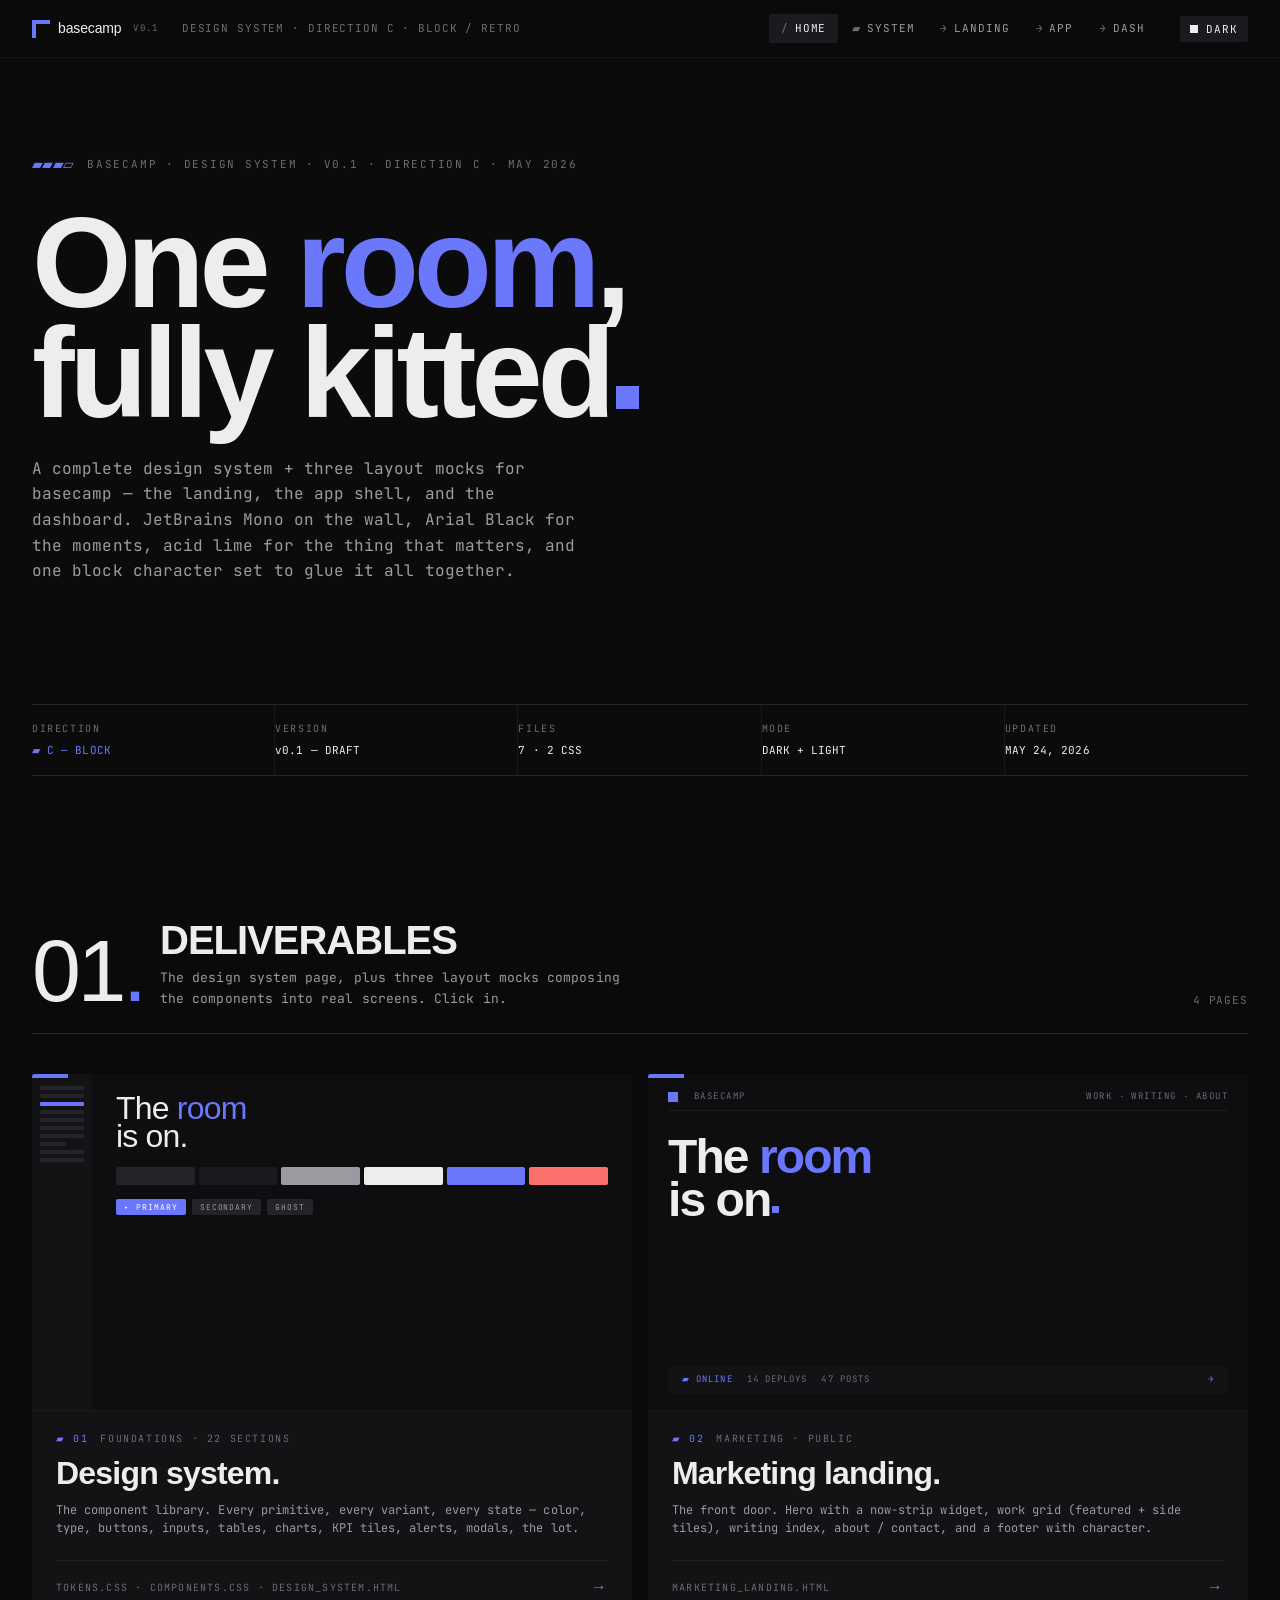
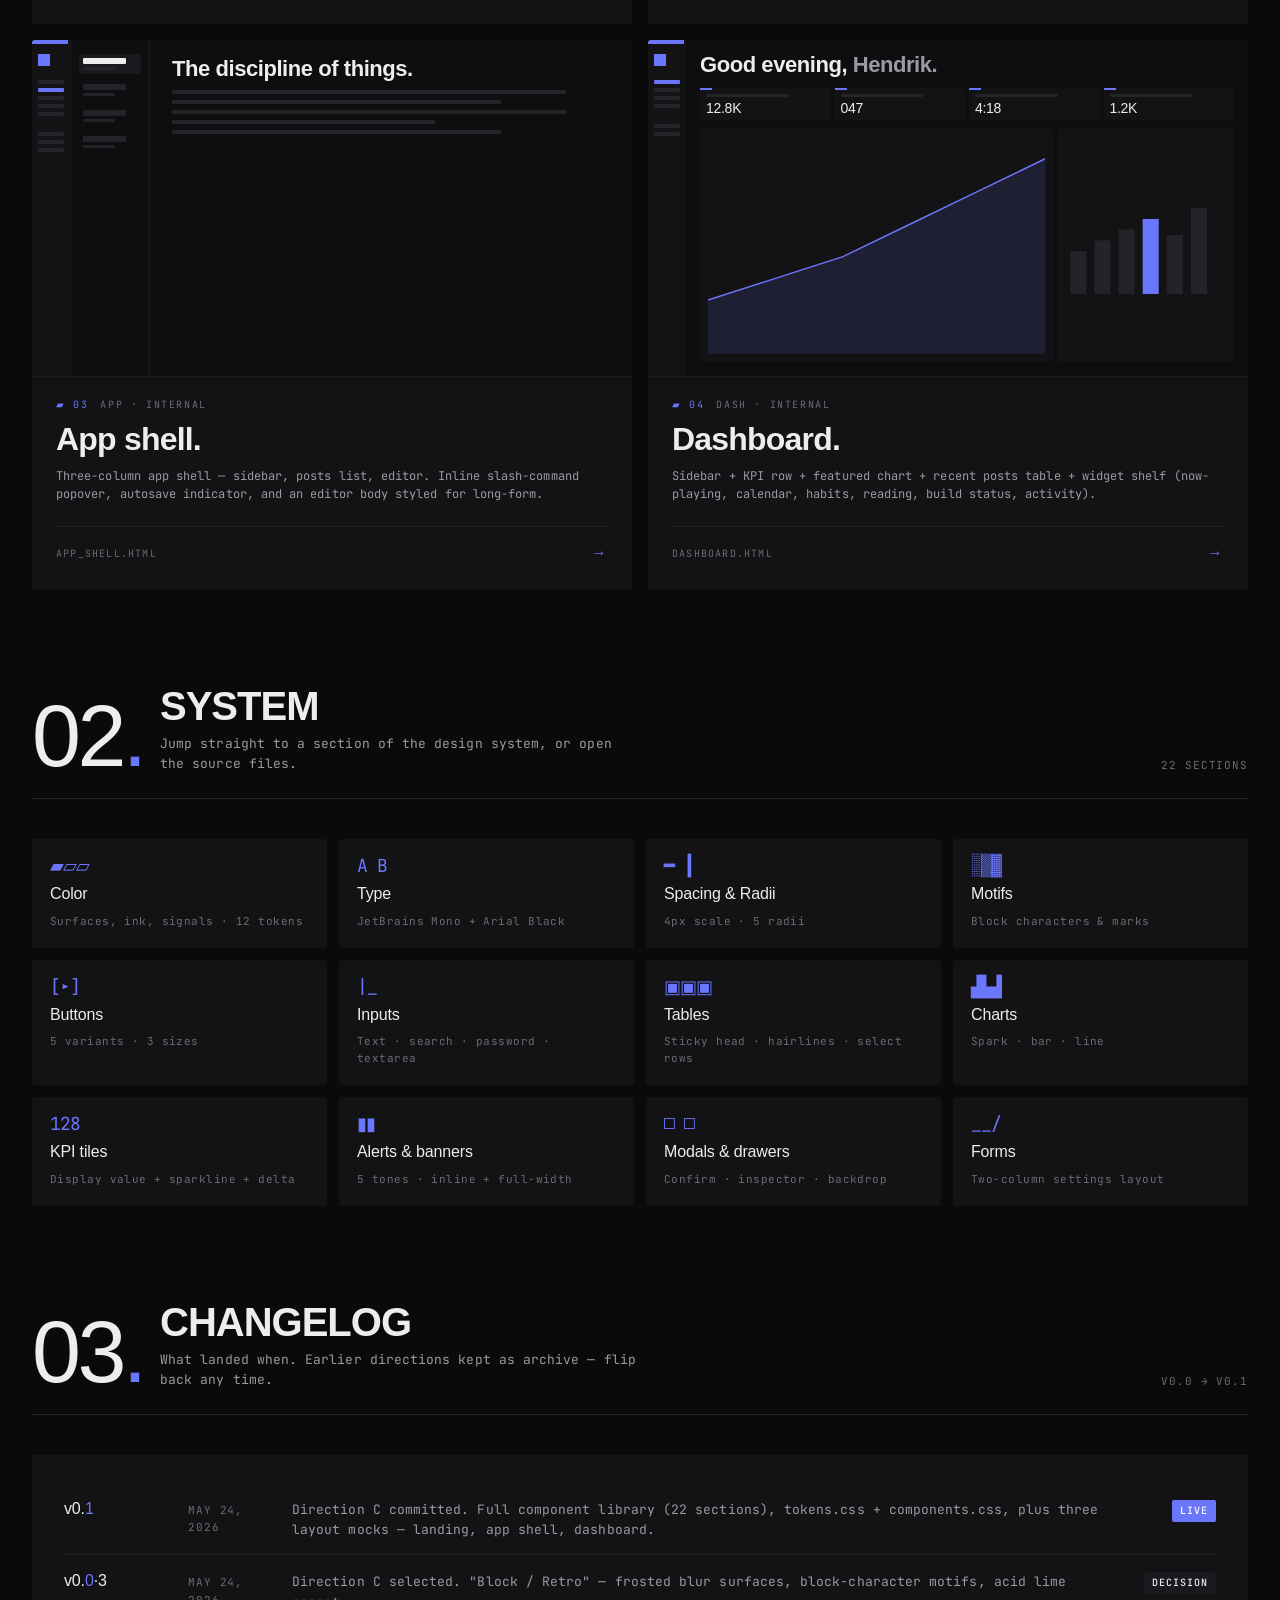
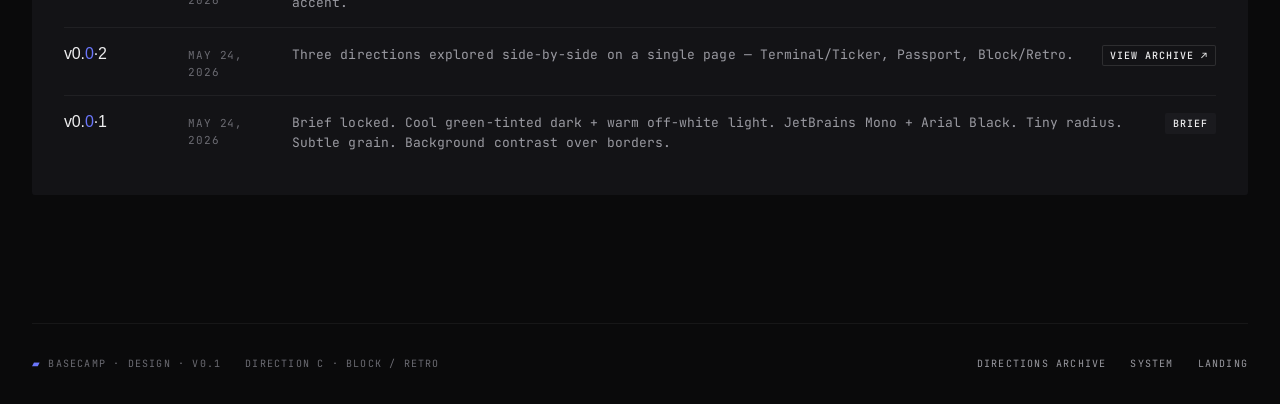
<file: index.html>
<!doctype html>
<html lang="en" data-theme="dark">
<head>
<meta charset="utf-8" />
<meta name="viewport" content="width=device-width,initial-scale=1" />
<title>basecamp — design system v0.1</title>
<link rel="stylesheet" href="tokens.css" />
<link rel="stylesheet" href="components.css" />
<style>
  body { overflow-x: hidden; }
  .wrap { max-width: var(--max); margin: 0 auto; padding: 0 32px; }

  /* HERO */
  .hub-hero {
    padding: 96px 0 64px;
    position: relative;
  }
  .hub-hero::before {
    content: '';
    position: absolute;
    top: 48px; right: -80px;
    font-family: var(--mono);
    font-size: 200px;
    color: var(--surface-1);
    letter-spacing: -0.08em;
    transform: rotate(-8deg);
    pointer-events: none;
    user-select: none;
    z-index: -1;
    opacity: 0.6;
  }
  .hub-hero .eyebrow {
    color: var(--dim); font-size: 11px;
    letter-spacing: 0.16em; text-transform: uppercase;
    display: flex; align-items: center; gap: 14px; margin-bottom: 32px;
  }
  .hub-hero .eyebrow .ac { color: var(--acc); font-family: var(--mono); letter-spacing: -0.05em; font-size: 14px; }
  .hub-hero h1 {
    font-family: var(--display);
    font-size: clamp(64px, 10vw, 160px);
    letter-spacing: -0.04em;
    line-height: 0.86;
    margin: 0;
    max-width: 14ch;
  }
  .hub-hero h1 .acc { color: var(--acc); }
  .hub-hero h1 .stop { display: inline-block; width: 0.18em; height: 0.18em; background: var(--acc); margin-left: 0.04em; vertical-align: 0.06em; }
  .hub-hero p {
    color: var(--muted); font-size: 16px; line-height: 1.6;
    max-width: 56ch; margin: 28px 0 0;
  }

  /* META BAR */
  .meta-bar {
    display: grid;
    grid-template-columns: repeat(5, 1fr);
    border-top: 1px solid var(--rule);
    border-bottom: 1px solid var(--rule);
    margin: 56px 0 80px;
  }
  .meta-bar > div {
    padding: 16px 20px 16px 0;
    border-right: 1px solid var(--hairline);
    font-size: 11px;
  }
  .meta-bar > div:last-child { border-right: 0; }
  .meta-bar .k { color: var(--dim); text-transform: uppercase; font-size: 10px; letter-spacing: 0.16em; margin-bottom: 6px; }
  .meta-bar .v { color: var(--text); }
  .meta-bar .v.acc { color: var(--acc); }

  /* SECTION HEAD */
  .ms-head {
    display: grid;
    grid-template-columns: 96px 1fr auto;
    gap: 32px; align-items: end;
    padding-bottom: 24px;
    margin-bottom: 40px;
    border-bottom: 1px solid var(--rule);
  }
  .ms-head .num {
    font-family: var(--display); font-size: 88px;
    letter-spacing: -0.04em; line-height: 0.85;
  }
  .ms-head .num em { color: var(--acc); font-style: normal; }
  .ms-head .t {
    font-family: var(--display); font-size: 40px;
    letter-spacing: -0.025em; line-height: 1; margin: 0;
  }
  .ms-head .sub { color: var(--muted); font-size: 13px; margin-top: 8px; max-width: 60ch; line-height: 1.55; }
  .ms-head .meta { font-size: 11px; letter-spacing: 0.08em; color: var(--dim); text-align: right; text-transform: uppercase; }

  .section { padding: 64px 0 32px; }

  /* DELIVERABLE CARDS */
  .cards { display: grid; grid-template-columns: repeat(2, 1fr); gap: 16px; }
  .deliv {
    background: var(--surface-1);
    border-radius: var(--r-sm);
    overflow: hidden;
    text-decoration: none;
    color: var(--text);
    display: flex; flex-direction: column;
    transition: background var(--dur-fast);
    position: relative;
  }
  .deliv:hover { background: var(--surface-2); }
  .deliv .preview {
    background: var(--surface-0);
    aspect-ratio: 16 / 9;
    position: relative;
    overflow: hidden;
    border-bottom: 1px solid var(--hairline);
  }
  .deliv .body {
    padding: 20px 24px 24px;
    display: flex; flex-direction: column; gap: 6px;
  }
  .deliv .body .meta {
    display: flex; gap: 12px; align-items: center;
    font-size: 10px; letter-spacing: 0.16em; color: var(--dim);
    text-transform: uppercase;
    margin-bottom: 4px;
  }
  .deliv .body .meta .acc { color: var(--acc); }
  .deliv .body .ttl {
    font-family: var(--display); font-size: 32px;
    letter-spacing: -0.025em; line-height: 1; margin: 0 0 6px;
  }
  .deliv .body .desc { color: var(--muted); font-size: 12px; line-height: 1.55; margin: 0 0 16px; }
  .deliv .body .foot {
    display: flex; align-items: center; justify-content: space-between;
    margin-top: auto; padding-top: 14px;
    border-top: 1px solid var(--hairline);
    font-size: 10px; letter-spacing: 0.12em; color: var(--dim);
    text-transform: uppercase;
  }
  .deliv .body .foot .arr { color: var(--acc); font-family: var(--display); font-size: 16px;}
  .deliv .corner {
    position: absolute; top: 0; left: 0;
    width: 36px; height: 4px;
    background: var(--acc);
    z-index: 2;
  }

  /* PREVIEW THUMBNAILS — abstract miniatures */
  .deliv.deliv-ds .preview { display: grid; grid-template-columns: 60px 1fr; gap: 0; }
  .deliv.deliv-ds .preview .toc {
    background: var(--surface-1); padding: 12px 8px;
    display: flex; flex-direction: column; gap: 4px;
  }
  .deliv.deliv-ds .preview .toc .l { height: 4px; background: var(--surface-3); border-radius: 1px; }
  .deliv.deliv-ds .preview .toc .l.acc { background: var(--acc); }
  .deliv.deliv-ds .preview .body {
    padding: 20px 24px;
    display: flex; flex-direction: column; gap: 10px;
  }
  .deliv.deliv-ds .preview .body .h {
    font-family: var(--display); font-size: 32px;
    letter-spacing: -0.025em; line-height: 0.9;
    margin: 0;
  }
  .deliv.deliv-ds .preview .body .h .acc { color: var(--acc); }
  .deliv.deliv-ds .preview .body .swatches {
    display: grid; grid-template-columns: repeat(6, 1fr); gap: 4px;
    margin-top: 6px;
  }
  .deliv.deliv-ds .preview .body .swatches > div { height: 18px; border-radius: 2px; }
  .deliv.deliv-ds .preview .body .btns {
    display: flex; gap: 6px; margin-top: 4px;
  }
  .deliv.deliv-ds .preview .body .btns > div {
    height: 16px; padding: 0 8px;
    border-radius: 2px;
    background: var(--surface-3);
    font-size: 8px;
    display: grid; place-items: center;
    color: var(--muted); letter-spacing: 0.12em;
  }
  .deliv.deliv-ds .preview .body .btns > div.acc { background: var(--acc); color: var(--acc-on); }

  .deliv.deliv-land .preview {
    display: flex; flex-direction: column; padding: 16px 20px; gap: 8px;
  }
  .deliv.deliv-land .preview .nav {
    display: flex; align-items: center; gap: 16px;
    font-family: var(--mono); font-size: 9px; color: var(--dim);
    letter-spacing: 0.16em; padding-bottom: 6px;
    border-bottom: 1px solid var(--hairline);
  }
  .deliv.deliv-land .preview .nav .b { width: 10px; height: 10px; background: var(--acc); }
  .deliv.deliv-land .preview .h {
    font-family: var(--display);
    font-size: 48px; letter-spacing: -0.04em; line-height: 0.9;
    margin: 16px 0 0;
  }
  .deliv.deliv-land .preview .h .acc { color: var(--acc); }
  .deliv.deliv-land .preview .h .stop { display: inline-block; width: 0.14em; height: 0.14em; background: var(--acc); margin-left: 0.04em; vertical-align: 0.06em; }
  .deliv.deliv-land .preview .stripe {
    margin-top: auto; height: 28px;
    background: var(--surface-1);
    border-radius: 2px;
    display: flex; gap: 14px; padding: 0 14px;
    align-items: center;
    font-family: var(--mono); font-size: 9px; color: var(--dim);
    letter-spacing: 0.12em;
  }
  .deliv.deliv-land .preview .stripe .acc { color: var(--acc); }

  .deliv.deliv-app .preview {
    display: grid; grid-template-columns: 38px 80px 1fr; height: 100%;
  }
  .deliv.deliv-app .preview .nav {
    background: var(--surface-1);
    padding: 14px 6px;
    display: flex; flex-direction: column; gap: 4px;
  }
  .deliv.deliv-app .preview .nav .b { width: 12px; height: 12px; background: var(--acc); margin-bottom: 10px;}
  .deliv.deliv-app .preview .nav .i { height: 4px; background: var(--surface-3); border-radius: 1px; }
  .deliv.deliv-app .preview .nav .i.on { background: var(--acc); }
  .deliv.deliv-app .preview .list {
    padding: 14px 8px;
    display: flex; flex-direction: column; gap: 6px;
    border-left: 1px solid var(--hairline);
    border-right: 1px solid var(--hairline);
  }
  .deliv.deliv-app .preview .list .row {
    display: flex; flex-direction: column; gap: 3px;
    padding: 4px 4px; border-radius: 2px;
  }
  .deliv.deliv-app .preview .list .row.active { background: var(--surface-2); }
  .deliv.deliv-app .preview .list .row .t { height: 6px; background: var(--surface-3); width: 80%; border-radius: 1px; }
  .deliv.deliv-app .preview .list .row.active .t { background: var(--text); }
  .deliv.deliv-app .preview .list .row .s { height: 3px; background: var(--surface-3); width: 60%; border-radius: 1px; }
  .deliv.deliv-app .preview .editor {
    padding: 18px 22px;
    display: flex; flex-direction: column; gap: 6px;
  }
  .deliv.deliv-app .preview .editor .h {
    font-family: var(--display); font-size: 22px; letter-spacing: -0.02em; line-height: 1; margin: 0 0 4px;
  }
  .deliv.deliv-app .preview .editor .l {
    height: 4px; background: var(--surface-3); border-radius: 1px; width: 90%;
  }
  .deliv.deliv-app .preview .editor .l.s { width: 60%; }
  .deliv.deliv-app .preview .editor .l.m { width: 75%; }

  .deliv.deliv-dash .preview {
    display: grid; grid-template-columns: 38px 1fr; height: 100%;
  }
  .deliv.deliv-dash .preview .nav {
    background: var(--surface-1);
    padding: 14px 6px;
    display: flex; flex-direction: column; gap: 4px;
  }
  .deliv.deliv-dash .preview .nav .b { width: 12px; height: 12px; background: var(--acc); margin-bottom: 10px;}
  .deliv.deliv-dash .preview .nav .i { height: 4px; background: var(--surface-3); border-radius: 1px; }
  .deliv.deliv-dash .preview .nav .i.on { background: var(--acc); }
  .deliv.deliv-dash .preview .main { padding: 14px; display: flex; flex-direction: column; gap: 8px; }
  .deliv.deliv-dash .preview .h {
    font-family: var(--display); font-size: 22px; letter-spacing: -0.02em; line-height: 1; margin: 0 0 4px;
  }
  .deliv.deliv-dash .preview .h em { color: var(--muted); font-style: normal; }
  .deliv.deliv-dash .preview .kpi-row {
    display: grid; grid-template-columns: repeat(4, 1fr); gap: 4px;
  }
  .deliv.deliv-dash .preview .kpi-row .k {
    background: var(--surface-1); border-radius: 2px;
    padding: 6px 6px; position: relative;
  }
  .deliv.deliv-dash .preview .kpi-row .k::before {
    content: ''; position: absolute; top: 0; left: 0; width: 12px; height: 2px; background: var(--acc);
  }
  .deliv.deliv-dash .preview .kpi-row .k .l { height: 3px; background: var(--surface-3); width: 70%; border-radius: 1px; margin-bottom: 4px;}
  .deliv.deliv-dash .preview .kpi-row .k .v {
    font-family: var(--display); font-size: 14px; letter-spacing: -0.02em; line-height: 1;
  }
  .deliv.deliv-dash .preview .chart-row {
    display: grid; grid-template-columns: 2fr 1fr; gap: 4px; flex: 1;
  }
  .deliv.deliv-dash .preview .chart-row .c {
    background: var(--surface-1); border-radius: 2px; padding: 8px;
    position: relative;
  }
  .deliv.deliv-dash .preview .chart-row .c svg { width: 100%; height: 100%; }

  /* SYSTEM RESOURCES */
  .res-grid { display: grid; grid-template-columns: repeat(4, 1fr); gap: 12px; }
  .res {
    background: var(--surface-1);
    padding: 18px;
    border-radius: var(--r-sm);
    text-decoration: none;
    color: var(--text);
    display: flex; flex-direction: column; gap: 10px;
    transition: background var(--dur-fast);
  }
  .res:hover { background: var(--surface-2); }
  .res .mk {
    font-family: var(--mono);
    font-size: 18px; color: var(--acc); letter-spacing: -0.05em;
    line-height: 1;
  }
  .res .ttl { font-family: var(--display); font-size: 16px; letter-spacing: -0.01em; line-height: 1.1;}
  .res .sub { color: var(--dim); font-size: 11px; letter-spacing: 0.04em; }

  /* CHANGELOG */
  .changelog {
    background: var(--surface-1);
    padding: 28px 32px;
    border-radius: var(--r-sm);
  }
  .log-row {
    display: grid; grid-template-columns: 100px 80px 1fr auto;
    gap: 24px; align-items: baseline;
    padding: 14px 0;
    border-top: 1px solid var(--hairline);
  }
  .log-row:first-child { border-top: 0; }
  .log-row .v { font-family: var(--display); font-size: 16px; letter-spacing: -0.01em; }
  .log-row .v .acc { color: var(--acc); }
  .log-row .d { color: var(--dim); font-size: 11px; letter-spacing: 0.08em; text-transform: uppercase;}
  .log-row .m { color: var(--muted); font-size: 13px; }
  .log-row .badge-cell { display: flex; gap: 4px; }

  /* FOOTER */
  .ft-mini {
    margin-top: 96px;
    padding: 32px 0;
    border-top: 1px solid var(--hairline);
    display: flex; justify-content: space-between; align-items: center;
    font-size: 10px; letter-spacing: 0.12em; color: var(--dim);
    text-transform: uppercase;
  }
  .ft-mini .l { display: flex; gap: 24px; }
  .ft-mini a { color: var(--muted); text-decoration: none; }
  .ft-mini a:hover { color: var(--text); }

  @media (max-width: 900px) {
    .cards { grid-template-columns: 1fr; }
    .res-grid { grid-template-columns: repeat(2, 1fr); }
    .meta-bar { grid-template-columns: repeat(2, 1fr); }
    .log-row { grid-template-columns: 80px 1fr; gap: 16px; }
    .log-row .d, .log-row .badge-cell { grid-column: 2; }
    .ms-head { grid-template-columns: 1fr; }
    .ms-head .meta { display: none; }
  }
</style>
</head>
<body data-screen-label="Index Hub">

<!-- ============ TOP NAV ============ -->
<nav class="topnav">
  <div class="topnav-inner">
    <a class="brand" href="index.html"><span class="block"></span>basecamp <small>v0.1</small></a>
    <span class="nav-meta">design system · direction C · block / retro</span>
    <span class="nav-links">
      <a href="index.html" class="active"><span class="idx">/</span>HOME</a>
      <a href="design_system.html"><span class="idx">▰</span>SYSTEM</a>
      <a href="marketing_landing.html"><span class="idx">→</span>LANDING</a>
      <a href="app_shell.html"><span class="idx">→</span>APP</a>
      <a href="dashboard.html"><span class="idx">→</span>DASH</a>
    </span>
    <button class="theme-toggle" onclick="toggleTheme()">
      <span class="sq"></span><span id="theme-label">DARK</span>
    </button>
  </div>
</nav>

<div class="wrap">

  <!-- ============ HERO ============ -->
  <section class="hub-hero">
    <div class="eyebrow">
      <span class="ac">▰▰▰▱</span>
      <span>BASECAMP · DESIGN SYSTEM · v0.1 · DIRECTION C · MAY 2026</span>
    </div>
    <h1>One <span class="acc">room</span>,<br/>fully kitted<span class="stop"></span></h1>
    <p>
      A complete design system + three layout mocks for basecamp — the landing, the app shell, and
      the dashboard. JetBrains Mono on the wall, Arial Black for the moments, acid lime for the
      thing that matters, and one block character set to glue it all together.
    </p>
  </section>

  <!-- META BAR -->
  <div class="meta-bar">
    <div><div class="k">DIRECTION</div><div class="v acc">▰ C — BLOCK</div></div>
    <div><div class="k">VERSION</div><div class="v">v0.1 — DRAFT</div></div>
    <div><div class="k">FILES</div><div class="v">7 · 2 CSS</div></div>
    <div><div class="k">MODE</div><div class="v">DARK + LIGHT</div></div>
    <div><div class="k">UPDATED</div><div class="v">MAY 24, 2026</div></div>
  </div>

  <!-- ============ DELIVERABLES ============ -->
  <section class="section">
    <div class="ms-head">
      <div class="num">01<em>.</em></div>
      <div>
        <h2 class="t">DELIVERABLES</h2>
        <div class="sub">The design system page, plus three layout mocks composing the components into real screens. Click in.</div>
      </div>
      <div class="meta">4 PAGES</div>
    </div>

    <div class="cards">
      <!-- Design System -->
      <a href="design_system.html" class="deliv deliv-ds">
        <div class="corner"></div>
        <div class="preview">
          <div class="toc">
            <div class="l"></div><div class="l"></div><div class="l acc"></div><div class="l"></div>
            <div class="l"></div><div class="l"></div><div class="l"></div>
            <div class="l" style="width: 60%;"></div>
            <div class="l"></div><div class="l"></div>
          </div>
          <div class="body">
            <div class="h">The <span class="acc">room</span><br/>is on.</div>
            <div class="swatches">
              <div style="background: var(--surface-3);"></div>
              <div style="background: var(--surface-2);"></div>
              <div style="background: var(--muted);"></div>
              <div style="background: var(--text);"></div>
              <div style="background: var(--acc);"></div>
              <div style="background: var(--danger);"></div>
            </div>
            <div class="btns">
              <div class="acc">▸ PRIMARY</div>
              <div>SECONDARY</div>
              <div>GHOST</div>
            </div>
          </div>
        </div>
        <div class="body">
          <div class="meta"><span class="acc">▰ 01</span><span>FOUNDATIONS · 22 SECTIONS</span></div>
          <h3 class="ttl">Design system.</h3>
          <p class="desc">The component library. Every primitive, every variant, every state — color, type, buttons, inputs, tables, charts, KPI tiles, alerts, modals, the lot.</p>
          <div class="foot"><span>tokens.css · components.css · design_system.html</span><span class="arr">→</span></div>
        </div>
      </a>

      <!-- Marketing Landing -->
      <a href="marketing_landing.html" class="deliv deliv-land">
        <div class="corner"></div>
        <div class="preview">
          <div class="nav">
            <span class="b"></span>
            <span>BASECAMP</span>
            <span style="margin-left: auto;">WORK · WRITING · ABOUT</span>
          </div>
          <h4 class="h">The <span class="acc">room</span><br/>is on<span class="stop"></span></h4>
          <div class="stripe">
            <span class="acc">▰ ONLINE</span>
            <span>14 DEPLOYS</span>
            <span>47 POSTS</span>
            <span style="margin-left: auto;" class="acc">→</span>
          </div>
        </div>
        <div class="body">
          <div class="meta"><span class="acc">▰ 02</span><span>MARKETING · PUBLIC</span></div>
          <h3 class="ttl">Marketing landing.</h3>
          <p class="desc">The front door. Hero with a now-strip widget, work grid (featured + side tiles), writing index, about / contact, and a footer with character.</p>
          <div class="foot"><span>marketing_landing.html</span><span class="arr">→</span></div>
        </div>
      </a>

      <!-- App Shell -->
      <a href="app_shell.html" class="deliv deliv-app">
        <div class="corner"></div>
        <div class="preview">
          <div class="nav">
            <span class="b"></span>
            <span class="i"></span><span class="i on"></span><span class="i"></span><span class="i"></span><span class="i"></span>
            <span style="height: 8px;"></span>
            <span class="i"></span><span class="i"></span><span class="i"></span>
          </div>
          <div class="list">
            <div class="row active"><div class="t"></div><div class="s"></div></div>
            <div class="row"><div class="t"></div><div class="s"></div></div>
            <div class="row"><div class="t"></div><div class="s"></div></div>
            <div class="row"><div class="t"></div><div class="s"></div></div>
          </div>
          <div class="editor">
            <h4 class="h">The discipline of things.</h4>
            <div class="l"></div>
            <div class="l m"></div>
            <div class="l"></div>
            <div class="l s"></div>
            <div class="l m"></div>
          </div>
        </div>
        <div class="body">
          <div class="meta"><span class="acc">▰ 03</span><span>APP · INTERNAL</span></div>
          <h3 class="ttl">App shell.</h3>
          <p class="desc">Three-column app shell — sidebar, posts list, editor. Inline slash-command popover, autosave indicator, and an editor body styled for long-form.</p>
          <div class="foot"><span>app_shell.html</span><span class="arr">→</span></div>
        </div>
      </a>

      <!-- Dashboard -->
      <a href="dashboard.html" class="deliv deliv-dash">
        <div class="corner"></div>
        <div class="preview">
          <div class="nav">
            <span class="b"></span>
            <span class="i on"></span><span class="i"></span><span class="i"></span><span class="i"></span>
            <span style="height: 8px;"></span>
            <span class="i"></span><span class="i"></span>
          </div>
          <div class="main">
            <h4 class="h">Good evening, <em>Hendrik.</em></h4>
            <div class="kpi-row">
              <div class="k"><div class="l"></div><div class="v" style="font-feature-settings:'tnum'">12.8K</div></div>
              <div class="k"><div class="l"></div><div class="v" style="font-feature-settings:'tnum'">047</div></div>
              <div class="k"><div class="l"></div><div class="v" style="font-feature-settings:'tnum'">4:18</div></div>
              <div class="k"><div class="l"></div><div class="v" style="font-feature-settings:'tnum'">1.2K</div></div>
            </div>
            <div class="chart-row">
              <div class="c">
                <svg viewBox="0 0 100 40" preserveAspectRatio="none">
                  <path d="M0,30 L20,26 L40,22 L60,16 L80,10 L100,4 L100,40 L0,40 Z" fill="var(--acc)" opacity="0.12"/>
                  <path d="M0,30 L20,26 L40,22 L60,16 L80,10 L100,4" fill="none" stroke="var(--acc)" stroke-width="1.5" vector-effect="non-scaling-stroke"/>
                </svg>
              </div>
              <div class="c">
                <svg viewBox="0 0 60 40">
                  <rect x="2"  y="22" width="6" height="16" fill="var(--surface-3)"/>
                  <rect x="11" y="18" width="6" height="20" fill="var(--surface-3)"/>
                  <rect x="20" y="14" width="6" height="24" fill="var(--surface-3)"/>
                  <rect x="29" y="10" width="6" height="28" fill="var(--acc)"/>
                  <rect x="38" y="16" width="6" height="22" fill="var(--surface-3)"/>
                  <rect x="47" y="6"  width="6" height="32" fill="var(--surface-3)"/>
                </svg>
              </div>
            </div>
          </div>
        </div>
        <div class="body">
          <div class="meta"><span class="acc">▰ 04</span><span>DASH · INTERNAL</span></div>
          <h3 class="ttl">Dashboard.</h3>
          <p class="desc">Sidebar + KPI row + featured chart + recent posts table + widget shelf (now-playing, calendar, habits, reading, build status, activity).</p>
          <div class="foot"><span>dashboard.html</span><span class="arr">→</span></div>
        </div>
      </a>
    </div>
  </section>

  <!-- ============ SYSTEM RESOURCES ============ -->
  <section class="section">
    <div class="ms-head">
      <div class="num">02<em>.</em></div>
      <div>
        <h2 class="t">SYSTEM</h2>
        <div class="sub">Jump straight to a section of the design system, or open the source files.</div>
      </div>
      <div class="meta">22 SECTIONS</div>
    </div>

    <div class="res-grid">
      <a href="design_system.html#color" class="res">
        <div class="mk">▰▱▱</div>
        <div class="ttl">Color</div>
        <div class="sub">Surfaces, ink, signals · 12 tokens</div>
      </a>
      <a href="design_system.html#type" class="res">
        <div class="mk">A B</div>
        <div class="ttl">Type</div>
        <div class="sub">JetBrains Mono + Arial Black</div>
      </a>
      <a href="design_system.html#spacing" class="res">
        <div class="mk">━ ┃</div>
        <div class="ttl">Spacing &amp; Radii</div>
        <div class="sub">4px scale · 5 radii</div>
      </a>
      <a href="design_system.html#motifs" class="res">
        <div class="mk">░▒▓</div>
        <div class="ttl">Motifs</div>
        <div class="sub">Block characters &amp; marks</div>
      </a>
      <a href="design_system.html#buttons" class="res">
        <div class="mk">[▸]</div>
        <div class="ttl">Buttons</div>
        <div class="sub">5 variants · 3 sizes</div>
      </a>
      <a href="design_system.html#inputs" class="res">
        <div class="mk">|_</div>
        <div class="ttl">Inputs</div>
        <div class="sub">Text · search · password · textarea</div>
      </a>
      <a href="design_system.html#tables" class="res">
        <div class="mk">▣▣▣</div>
        <div class="ttl">Tables</div>
        <div class="sub">Sticky head · hairlines · select rows</div>
      </a>
      <a href="design_system.html#charts" class="res">
        <div class="mk">▟▙▟</div>
        <div class="ttl">Charts</div>
        <div class="sub">Spark · bar · line</div>
      </a>
      <a href="design_system.html#kpi" class="res">
        <div class="mk">128</div>
        <div class="ttl">KPI tiles</div>
        <div class="sub">Display value + sparkline + delta</div>
      </a>
      <a href="design_system.html#alerts" class="res">
        <div class="mk">▮▮</div>
        <div class="ttl">Alerts &amp; banners</div>
        <div class="sub">5 tones · inline + full-width</div>
      </a>
      <a href="design_system.html#modals" class="res">
        <div class="mk">□ □</div>
        <div class="ttl">Modals &amp; drawers</div>
        <div class="sub">Confirm · inspector · backdrop</div>
      </a>
      <a href="design_system.html#forms" class="res">
        <div class="mk">__/</div>
        <div class="ttl">Forms</div>
        <div class="sub">Two-column settings layout</div>
      </a>
    </div>
  </section>

  <!-- ============ CHANGELOG ============ -->
  <section class="section">
    <div class="ms-head">
      <div class="num">03<em>.</em></div>
      <div>
        <h2 class="t">CHANGELOG</h2>
        <div class="sub">What landed when. Earlier directions kept as archive — flip back any time.</div>
      </div>
      <div class="meta">v0.0 → v0.1</div>
    </div>

    <div class="changelog">
      <div class="log-row">
        <span class="v">v0.<span class="acc">1</span></span>
        <span class="d">MAY 24, 2026</span>
        <span class="m">Direction C committed. Full component library (22 sections), tokens.css + components.css, plus three layout mocks — landing, app shell, dashboard.</span>
        <span class="badge-cell"><span class="badge acc">LIVE</span></span>
      </div>
      <div class="log-row">
        <span class="v">v0.<span class="acc">0</span>·3</span>
        <span class="d">MAY 24, 2026</span>
        <span class="m">Direction C selected. "Block / Retro" — frosted blur surfaces, block-character motifs, acid lime accent.</span>
        <span class="badge-cell"><span class="badge">DECISION</span></span>
      </div>
      <div class="log-row">
        <span class="v">v0.<span class="acc">0</span>·2</span>
        <span class="d">MAY 24, 2026</span>
        <span class="m">Three directions explored side-by-side on a single page — Terminal/Ticker, Passport, Block/Retro.</span>
        <span class="badge-cell"><a href="design_directions.html" style="text-decoration: none;"><span class="badge outline">VIEW ARCHIVE ↗</span></a></span>
      </div>
      <div class="log-row">
        <span class="v">v0.<span class="acc">0</span>·1</span>
        <span class="d">MAY 24, 2026</span>
        <span class="m">Brief locked. Cool green-tinted dark + warm off-white light. JetBrains Mono + Arial Black. Tiny radius. Subtle grain. Background contrast over borders.</span>
        <span class="badge-cell"><span class="badge">BRIEF</span></span>
      </div>
    </div>
  </section>

  <!-- FOOTER -->
  <footer class="ft-mini">
    <div class="l">
      <span><span style="color: var(--acc);">▰</span> BASECAMP · DESIGN · v0.1</span>
      <span>DIRECTION C · BLOCK / RETRO</span>
    </div>
    <div class="l">
      <a href="design_directions.html">DIRECTIONS ARCHIVE</a>
      <a href="design_system.html">SYSTEM</a>
      <a href="marketing_landing.html">LANDING</a>
    </div>
  </footer>
</div>

<script>
  function toggleTheme() {
    const html = document.documentElement;
    const next = html.dataset.theme === 'dark' ? 'light' : 'dark';
    html.dataset.theme = next;
    const lbl = document.getElementById('theme-label');
    if (lbl) lbl.textContent = next.toUpperCase();
    try { localStorage.setItem('basecamp-theme', next); } catch (e) {}
  }
  (function() {
    try {
      const saved = localStorage.getItem('basecamp-theme');
      if (saved) {
        document.documentElement.dataset.theme = saved;
        const lbl = document.getElementById('theme-label');
        if (lbl) lbl.textContent = saved.toUpperCase();
      }
    } catch (e) {}
  })();
</script>
</body>
</html>
</file>
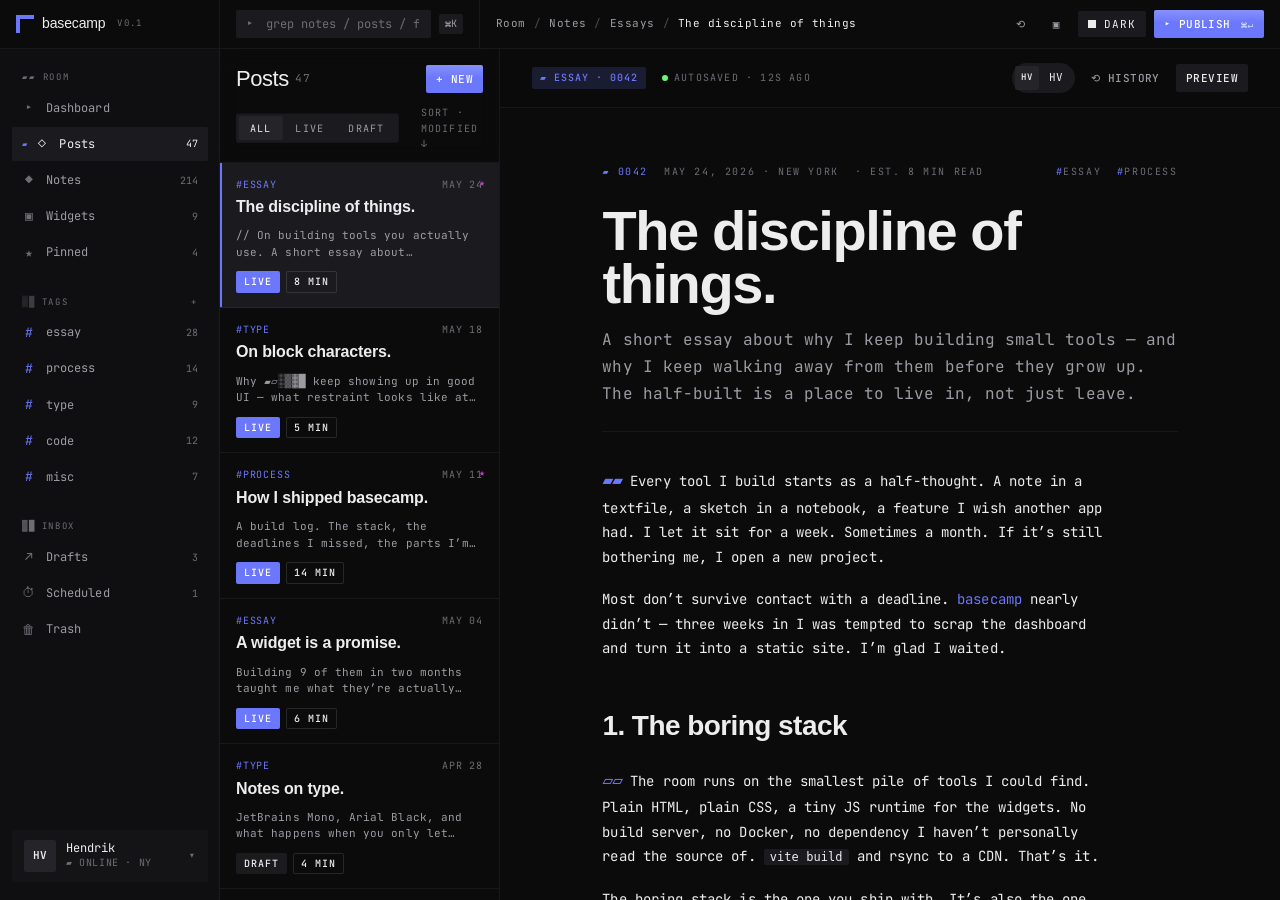
<file: App Shell.html>
<!doctype html>
<html lang="en" data-theme="dark">
<head>
<meta charset="utf-8" />
<meta name="viewport" content="width=device-width,initial-scale=1" />
<title>basecamp — the room</title>
<link rel="stylesheet" href="tokens.css" />
<link rel="stylesheet" href="components.css" />
<style>
  html, body { height: 100%; overflow: hidden; }
  body { display: flex; flex-direction: column; }

  /* TOP STRIP — slimmer for app */
  .app-top {
    background: var(--bg);
    backdrop-filter: blur(16px) saturate(140%);
    -webkit-backdrop-filter: blur(16px) saturate(140%);
    border-bottom: 1px solid var(--hairline);
    flex: 0 0 auto;
    z-index: var(--z-nav);
  }
  .app-top-inner {
    display: grid;
    grid-template-columns: 220px 260px 1fr;
    align-items: center;
    height: 48px;
  }
  .app-brand-cell {
    display: flex; align-items: center; gap: 10px;
    padding: 0 16px;
    height: 100%;
    border-right: 1px solid var(--hairline);
  }
  .app-brand-cell .brand small { color: var(--dim); }
  .app-quick {
    display: flex; align-items: center; gap: 8px;
    padding: 0 16px;
    height: 100%;
    border-right: 1px solid var(--hairline);
  }
  .app-quick .input-wrap { flex: 1; }
  .app-quick .input-wrap .input { height: 28px; background: var(--surface-2); font-size: 12px; padding-left: 30px; }
  .app-quick .input-wrap .icon-l { left: 10px; }
  .app-top-actions {
    display: flex; align-items: center; gap: 8px;
    padding: 0 16px;
    justify-content: flex-end;
    height: 100%;
  }
  .app-top-actions .crumbs { margin-right: auto; }

  /* APP BODY */
  .app-body {
    flex: 1 1 auto;
    display: grid;
    grid-template-columns: 220px 280px 1fr;
    min-height: 0;
  }

  /* SIDEBAR */
  .app-sidebar {
    background: var(--surface-0);
    padding: 18px 12px;
    display: flex; flex-direction: column; gap: 4px;
    overflow-y: auto;
    position: relative;
  }
  .app-sidebar::after {
    content: ''; position: absolute; top: 0; right: 0; bottom: 0; width: 1px;
    background: var(--hairline);
  }
  .app-sidebar .group {
    display: flex; flex-direction: column; gap: 2px;
    margin-top: 18px;
  }
  .app-sidebar .group-lbl {
    font-size: 9px; letter-spacing: 0.18em; text-transform: uppercase;
    color: var(--dim);
    padding: 4px 10px;
    display: flex; align-items: center; justify-content: space-between;
  }
  .app-sidebar .group-lbl .add { color: var(--dim); cursor: pointer; }
  .app-sidebar .group-lbl .add:hover { color: var(--acc); }
  .app-sidebar .item {
    display: flex; align-items: center; gap: 10px;
    padding: 7px 10px;
    font-size: 12px;
    color: var(--muted);
    border-radius: var(--r-xs);
    cursor: pointer;
    text-decoration: none;
    transition: background var(--dur-fast), color var(--dur-fast);
    position: relative;
  }
  .app-sidebar .item:hover { background: var(--surface-1); color: var(--text); }
  .app-sidebar .item.active { background: var(--surface-2); color: var(--text); }
  .app-sidebar .item.active::before { content: '▰'; color: var(--acc); margin-right: -2px; font-size: 9px; line-height: 1; }
  .app-sidebar .item .count { margin-left: auto; color: var(--dim); font-size: 10px; font-feature-settings: "tnum"; }
  .app-sidebar .item.active .count { color: var(--text); }
  .app-sidebar .item .ico { width: 14px; text-align: center; color: var(--dim); font-family: var(--mono); font-size: 13px; flex-shrink: 0;}
  .app-sidebar .item.active .ico { color: var(--text); }

  .app-sidebar .user-card {
    margin-top: auto;
    background: var(--surface-1);
    padding: 10px 12px;
    border-radius: var(--r-xs);
    display: flex; align-items: center; gap: 10px;
    cursor: pointer;
  }
  .app-sidebar .user-card .name { font-size: 12px; color: var(--text); line-height: 1.2;}
  .app-sidebar .user-card .meta { font-size: 10px; color: var(--dim); letter-spacing: 0.06em; }

  /* NOTES LIST */
  .notes-col {
    background: var(--bg);
    overflow-y: auto;
    position: relative;
    border-right: 1px solid var(--hairline);
  }
  .notes-head {
    position: sticky; top: 0;
    background: color-mix(in oklab, var(--bg) 90%, transparent);
    backdrop-filter: blur(10px);
    padding: 16px 16px 10px;
    z-index: 1;
    border-bottom: 1px solid var(--hairline);
  }
  .notes-head .row {
    display: flex; align-items: center; justify-content: space-between;
    margin-bottom: 12px;
  }
  .notes-head .ttl {
    font-family: var(--display); font-size: 22px; letter-spacing: -0.02em;
    line-height: 1;
  }
  .notes-head .ttl .count { color: var(--dim); font-size: 11px; font-family: var(--mono); letter-spacing: 0.08em; margin-left: 6px; vertical-align: 4px;}
  .notes-head .filter-row { display: flex; align-items: center; gap: 8px; font-size: 10px; color: var(--dim); letter-spacing: 0.12em; text-transform: uppercase;}
  .notes-head .toggle-group { transform: scale(0.92); transform-origin: left center; }
  .note {
    display: block; padding: 14px 16px;
    border-bottom: 1px solid var(--hairline);
    text-decoration: none;
    color: var(--text);
    cursor: pointer;
    transition: background var(--dur-fast);
    position: relative;
  }
  .note:hover { background: var(--surface-1); }
  .note.active {
    background: var(--surface-2);
  }
  .note.active::before {
    content: ''; position: absolute; left: 0; top: 0; bottom: 0; width: 2px;
    background: var(--acc);
  }
  .note .meta-row {
    display: flex; gap: 8px; align-items: center;
    font-size: 10px; letter-spacing: 0.08em; color: var(--dim);
    text-transform: uppercase;
    margin-bottom: 6px;
  }
  .note .meta-row .tag { color: var(--acc); }
  .note .meta-row .date { margin-left: auto; }
  .note .ttl {
    font-family: var(--display); font-size: 16px;
    letter-spacing: -0.01em; line-height: 1.15;
    margin: 0 0 4px;
  }
  .note .excerpt {
    font-size: 11px; color: var(--muted); line-height: 1.5;
    overflow: hidden; text-overflow: ellipsis;
    display: -webkit-box; -webkit-line-clamp: 2; -webkit-box-orient: vertical;
  }
  .note .badges { display: flex; gap: 6px; margin-top: 8px; }
  .note .pin {
    position: absolute; top: 12px; right: 14px;
    color: var(--acc-2); font-size: 10px;
  }

  /* EDITOR */
  .editor-col {
    background: var(--bg);
    overflow-y: auto;
    display: flex; flex-direction: column;
  }
  .editor-head {
    position: sticky; top: 0;
    background: color-mix(in oklab, var(--bg) 92%, transparent);
    backdrop-filter: blur(10px);
    padding: 14px 32px;
    z-index: 1;
    border-bottom: 1px solid var(--hairline);
    display: flex; align-items: center; gap: 16px;
  }
  .editor-head .crumbs { font-size: 11px; }
  .editor-head .right { margin-left: auto; display: flex; gap: 6px; align-items: center; }

  .editor-body {
    padding: 56px max(64px, 8vw) 96px;
    max-width: 920px;
    margin: 0 auto;
    width: 100%;
    flex: 1;
  }
  .editor-body .doc-meta {
    display: flex; gap: 16px; align-items: center;
    font-size: 10px; letter-spacing: 0.16em; color: var(--dim);
    text-transform: uppercase; margin-bottom: 24px;
  }
  .editor-body .doc-meta .acc { color: var(--acc); }
  .editor-body h1 {
    font-family: var(--display); font-size: 56px;
    letter-spacing: -0.025em; line-height: 0.95;
    margin: 0 0 16px;
    color: var(--text);
    outline: 0;
  }
  .editor-body .lede {
    font-size: 16px; color: var(--muted); line-height: 1.7;
    max-width: 60ch; margin: 0 0 32px;
    border-bottom: 1px solid var(--hairline);
    padding-bottom: 24px;
  }
  .editor-body .doc-body {
    font-size: 14px; line-height: 1.75; color: var(--text); max-width: 64ch;
  }
  .editor-body .doc-body p { margin: 0 0 18px; }
  .editor-body .doc-body h2 {
    font-family: var(--display); font-size: 28px;
    letter-spacing: -0.02em; margin: 40px 0 14px;
  }
  .editor-body .doc-body blockquote {
    margin: 24px 0 24px;
    padding: 0 0 0 18px;
    border-left: 2px solid var(--acc);
    font-family: var(--display); font-size: 22px;
    letter-spacing: -0.015em;
    line-height: 1.25;
    color: var(--text);
  }
  .editor-body .doc-body code {
    background: var(--surface-2); padding: 1px 6px;
    border-radius: 2px; font-size: 12px; color: var(--text);
  }
  .editor-body .doc-body .acc { color: var(--acc); }

  .doc-body .marker {
    font-family: var(--mono);
    color: var(--acc); letter-spacing: -0.05em; font-size: 18px;
    margin-right: 8px;
  }
  .doc-body .marker.empty { color: var(--surface-3); }

  /* Slash command popover inline */
  .slash-pop {
    position: absolute;
    background: var(--surface-1);
    padding: 6px;
    border-radius: var(--r-sm);
    box-shadow: 0 0 0 1px var(--hairline), 0 12px 32px rgba(0,0,0,0.45);
    min-width: 240px;
    z-index: 5;
    margin-top: 4px;
  }
  .slash-pop .item {
    display: flex; align-items: center; gap: 10px;
    padding: 7px 10px;
    border-radius: var(--r-xs);
    font-size: 12px;
    color: var(--text);
    cursor: pointer;
  }
  .slash-pop .item:hover, .slash-pop .item.hl { background: var(--surface-2); }
  .slash-pop .item.hl .ico { color: var(--acc); }
  .slash-pop .item .ico { width: 14px; color: var(--dim); font-family: var(--mono); }
  .slash-pop .item .ks { margin-left: auto; font-size: 10px; color: var(--dim); }
  .slash-pop .grp-lbl {
    font-size: 9px; letter-spacing: 0.16em; text-transform: uppercase;
    color: var(--dim);
    padding: 8px 10px 4px;
  }

  /* Cursor */
  .cursor { display: inline-block; width: 2px; height: 1em; background: var(--acc); vertical-align: -2px; animation: blink 1s steps(2, end) infinite; }
  @keyframes blink { 50% { opacity: 0; } }

  /* Saving indicator */
  .save-state { display: flex; align-items: center; gap: 6px; color: var(--dim); font-size: 10px; letter-spacing: 0.12em; text-transform: uppercase;}
  .save-state .dot { width: 6px; height: 6px; border-radius: 50%; background: var(--success); }

  @media (max-width: 1100px) {
    .app-body { grid-template-columns: 200px 1fr; }
    .notes-col { display: none; }
    .app-top-inner { grid-template-columns: 200px 1fr; }
    .app-quick { display: none; }
  }
  @media (max-width: 720px) {
    .app-body { grid-template-columns: 1fr; }
    .app-sidebar { display: none; }
    .app-top-inner { grid-template-columns: 1fr; }
    .app-brand-cell { border-right: 0; }
  }
</style>
</head>
<body data-screen-label="App Shell — Notes">

<!-- ===== TOP STRIP ===== -->
<header class="app-top">
  <div class="app-top-inner">
    <div class="app-brand-cell">
      <a class="brand" href="index.html"><span class="block"></span>basecamp <small>v0.1</small></a>
    </div>
    <div class="app-quick">
      <div class="input-wrap">
        <span class="icon-l">▸</span>
        <input class="input" placeholder="grep notes / posts / files…" />
      </div>
      <span class="kbd">⌘K</span>
    </div>
    <div class="app-top-actions">
      <div class="crumbs">
        <a href="#">Room</a>
        <span class="sep">/</span>
        <a href="#">Notes</a>
        <span class="sep">/</span>
        <a href="#">Essays</a>
        <span class="sep">/</span>
        <span class="here">The discipline of things</span>
      </div>
      <button class="btn btn-icon btn-sm btn-ghost" title="History">⟲</button>
      <button class="btn btn-icon btn-sm btn-ghost" title="Inspector">▣</button>
      <button class="theme-toggle" onclick="toggleTheme()">
        <span class="sq"></span><span id="theme-label">DARK</span>
      </button>
      <button class="btn btn-primary btn-sm">▸ PUBLISH<span class="ks">⌘↵</span></button>
    </div>
  </div>
</header>

<!-- ===== BODY ===== -->
<div class="app-body">

  <!-- SIDEBAR -->
  <aside class="app-sidebar" data-screen-label="Sidebar">
    <div class="group" style="margin-top: 0;">
      <div class="group-lbl">▰▰ ROOM</div>
      <a class="item"><span class="ico">▸</span>Dashboard</a>
      <a class="item active"><span class="ico">◇</span>Posts<span class="count">47</span></a>
      <a class="item"><span class="ico">◆</span>Notes<span class="count">214</span></a>
      <a class="item"><span class="ico">▣</span>Widgets<span class="count">9</span></a>
      <a class="item"><span class="ico">★</span>Pinned<span class="count">4</span></a>
    </div>

    <div class="group">
      <div class="group-lbl">░▒ TAGS<span class="add">+</span></div>
      <a class="item"><span class="ico" style="color: var(--acc);">#</span>essay<span class="count">28</span></a>
      <a class="item"><span class="ico" style="color: var(--acc);">#</span>process<span class="count">14</span></a>
      <a class="item"><span class="ico" style="color: var(--acc);">#</span>type<span class="count">9</span></a>
      <a class="item"><span class="ico" style="color: var(--acc);">#</span>code<span class="count">12</span></a>
      <a class="item"><span class="ico" style="color: var(--acc);">#</span>misc<span class="count">7</span></a>
    </div>

    <div class="group">
      <div class="group-lbl">▓█ INBOX</div>
      <a class="item"><span class="ico">↗</span>Drafts<span class="count">3</span></a>
      <a class="item"><span class="ico">⏱</span>Scheduled<span class="count">1</span></a>
      <a class="item"><span class="ico">🗑</span>Trash</a>
    </div>

    <div class="user-card">
      <span class="avatar">HV</span>
      <div>
        <div class="name">Hendrik</div>
        <div class="meta">▰ ONLINE · NY</div>
      </div>
      <span style="margin-left: auto; color: var(--dim);">▾</span>
    </div>
  </aside>

  <!-- NOTES LIST -->
  <section class="notes-col" data-screen-label="Notes List">
    <header class="notes-head">
      <div class="row">
        <div class="ttl">Posts<span class="count">47</span></div>
        <button class="btn btn-sm btn-primary">+ NEW</button>
      </div>
      <div class="filter-row">
        <div class="toggle-group">
          <button class="on">ALL</button>
          <button>LIVE</button>
          <button>DRAFT</button>
        </div>
        <span style="margin-left: auto;">SORT · MODIFIED ↓</span>
      </div>
    </header>

    <a class="note active">
      <span class="pin">★</span>
      <div class="meta-row"><span class="tag">#essay</span><span class="date">MAY 24</span></div>
      <h3 class="ttl">The discipline of things.</h3>
      <p class="excerpt">// On building tools you actually use. A short essay about restraint, deadlines, and walking away from the half-built.</p>
      <div class="badges"><span class="badge acc">LIVE</span><span class="badge outline">8 MIN</span></div>
    </a>

    <a class="note">
      <div class="meta-row"><span class="tag">#type</span><span class="date">MAY 18</span></div>
      <h3 class="ttl">On block characters.</h3>
      <p class="excerpt">Why ▰▱░▒▓█ keep showing up in good UI — what restraint looks like at the glyph level.</p>
      <div class="badges"><span class="badge acc">LIVE</span><span class="badge outline">5 MIN</span></div>
    </a>

    <a class="note">
      <span class="pin">★</span>
      <div class="meta-row"><span class="tag">#process</span><span class="date">MAY 11</span></div>
      <h3 class="ttl">How I shipped basecamp.</h3>
      <p class="excerpt">A build log. The stack, the deadlines I missed, the parts I&rsquo;m still ashamed of.</p>
      <div class="badges"><span class="badge acc">LIVE</span><span class="badge outline">14 MIN</span></div>
    </a>

    <a class="note">
      <div class="meta-row"><span class="tag">#essay</span><span class="date">MAY 04</span></div>
      <h3 class="ttl">A widget is a promise.</h3>
      <p class="excerpt">Building 9 of them in two months taught me what they&rsquo;re actually for. (Spoiler: not delight.)</p>
      <div class="badges"><span class="badge acc">LIVE</span><span class="badge outline">6 MIN</span></div>
    </a>

    <a class="note">
      <div class="meta-row"><span class="tag">#type</span><span class="date">APR 28</span></div>
      <h3 class="ttl">Notes on type.</h3>
      <p class="excerpt">JetBrains Mono, Arial Black, and what happens when you only let yourself use two faces.</p>
      <div class="badges"><span class="badge">DRAFT</span><span class="badge outline">4 MIN</span></div>
    </a>

    <a class="note">
      <div class="meta-row"><span class="tag">#code</span><span class="date">APR 22</span></div>
      <h3 class="ttl">Deploy a static site, slowly.</h3>
      <p class="excerpt">CDN-first, no build server, no Docker. The boring stack is the one you ship with.</p>
      <div class="badges"><span class="badge warn">SCHEDULED</span><span class="badge outline">7 MIN</span></div>
    </a>

    <a class="note">
      <div class="meta-row"><span class="tag">#misc</span><span class="date">APR 15</span></div>
      <h3 class="ttl">Reading list — Q2 2026.</h3>
      <p class="excerpt">Christopher Alexander, John Berger, and a re-read of Stewart Brand. Notes on each as I go.</p>
      <div class="badges"><span class="badge">DRAFT</span></div>
    </a>

    <a class="note">
      <div class="meta-row"><span class="tag">#process</span><span class="date">APR 09</span></div>
      <h3 class="ttl">On working slowly.</h3>
      <p class="excerpt">Why basecamp took 4 months instead of 4 weeks, and why I&rsquo;d do it again.</p>
      <div class="badges"><span class="badge acc">LIVE</span><span class="badge outline">9 MIN</span></div>
    </a>
  </section>

  <!-- EDITOR -->
  <section class="editor-col" data-screen-label="Editor">
    <header class="editor-head">
      <span class="badge acc-soft">▰ ESSAY · 0042</span>
      <span class="save-state"><span class="dot"></span>AUTOSAVED · 12s ago</span>
      <div class="right">
        <span class="user-pill" style="padding: 3px 12px 3px 3px; font-size: 11px;">
          <span class="avatar sm">HV</span>HV
        </span>
        <button class="btn btn-sm btn-ghost">⟲ HISTORY</button>
        <button class="btn btn-sm btn-secondary">PREVIEW</button>
      </div>
    </header>

    <div class="editor-body">
      <div class="doc-meta">
        <span class="acc">▰ 0042</span>
        <span>MAY 24, 2026 · NEW YORK</span>
        <span>· EST. 8 MIN READ</span>
        <span style="margin-left: auto;"><span class="acc">#</span>essay <span style="margin-left: 8px;"><span class="acc">#</span>process</span></span>
      </div>

      <h1 contenteditable="true" spellcheck="false">The discipline of things.</h1>

      <p class="lede" contenteditable="true" spellcheck="false">
        A short essay about why I keep building small tools — and why I keep walking away from them
        before they grow up. The half-built is a place to live in, not just leave.
      </p>

      <div class="doc-body" contenteditable="true" spellcheck="false">
        <p><span class="marker">▰▰</span>Every tool I build starts as a half-thought. A note in a textfile, a sketch in a notebook,
          a feature I wish another app had. I let it sit for a week. Sometimes a month. If it&rsquo;s still bothering me,
          I open a new project.</p>

        <p>Most don&rsquo;t survive contact with a deadline. <span class="acc">basecamp</span> nearly didn&rsquo;t — three weeks in
          I was tempted to scrap the dashboard and turn it into a static site. I&rsquo;m glad I waited.</p>

        <h2>1. The boring stack</h2>

        <p><span class="marker">▱▱</span>The room runs on the smallest pile of tools I could find. Plain HTML, plain CSS, a tiny
          JS runtime for the widgets. No build server, no Docker, no dependency I haven&rsquo;t personally
          read the source of. <code>vite build</code> and rsync to a CDN. That&rsquo;s it.</p>

        <p>The boring stack is the one you ship with. It&rsquo;s also the one you maintain six months later
          without flinching, which is the whole point.</p>

        <blockquote>If you can&rsquo;t maintain it on a Sunday afternoon, you don&rsquo;t own it.</blockquote>

        <h2>2. Restraint, by design</h2>

        <p><span class="marker">░░</span>One accent color. Two fonts. Five sizes of type and five sizes of space. I held
          myself to this for the whole build, and the design got better every time I bumped into a wall.</p>

        <p>Constraints aren&rsquo;t a posture. They&rsquo;re a discipline that protects future you from current you.</p>

        <p style="position: relative;">
          The cursor goes here<span class="cursor"></span>
        </p>

        <!-- Slash command popover (showcase) -->
        <div style="position: relative; height: 240px;">
          <div class="slash-pop" style="left: 0; top: 8px;">
            <div class="grp-lbl">▰ BLOCKS</div>
            <div class="item hl"><span class="ico">▸</span>Heading 2<span class="ks">/h2</span></div>
            <div class="item"><span class="ico">▣</span>Block quote<span class="ks">/q</span></div>
            <div class="item"><span class="ico">◆</span>Callout<span class="ks">/!</span></div>
            <div class="item"><span class="ico">█</span>Code block<span class="ks">```</span></div>
            <div class="item"><span class="ico">━</span>Divider<span class="ks">---</span></div>
            <div class="grp-lbl">EMBED</div>
            <div class="item"><span class="ico">▰</span>Widget<span class="ks">/w</span></div>
            <div class="item"><span class="ico">↗</span>Link card<span class="ks">/l</span></div>
          </div>
        </div>
      </div>
    </div>
  </section>
</div>

<script>
  function toggleTheme() {
    const html = document.documentElement;
    const next = html.dataset.theme === 'dark' ? 'light' : 'dark';
    html.dataset.theme = next;
    const lbl = document.getElementById('theme-label');
    if (lbl) lbl.textContent = next.toUpperCase();
    try { localStorage.setItem('basecamp-theme', next); } catch (e) {}
  }
  (function() {
    try {
      const saved = localStorage.getItem('basecamp-theme');
      if (saved) {
        document.documentElement.dataset.theme = saved;
        const lbl = document.getElementById('theme-label');
        if (lbl) lbl.textContent = saved.toUpperCase();
      }
    } catch (e) {}
  })();

  // Toggle-group buttons inside notes header
  document.querySelectorAll('.toggle-group').forEach(g => {
    g.addEventListener('click', e => {
      if (e.target.tagName !== 'BUTTON') return;
      g.querySelectorAll('button').forEach(b => b.classList.remove('on'));
      e.target.classList.add('on');
    });
  });

  // Notes click highlight
  document.querySelectorAll('.note').forEach(n => {
    n.addEventListener('click', () => {
      document.querySelectorAll('.note').forEach(x => x.classList.remove('active'));
      n.classList.add('active');
    });
  });
</script>
</body>
</html>
</file>
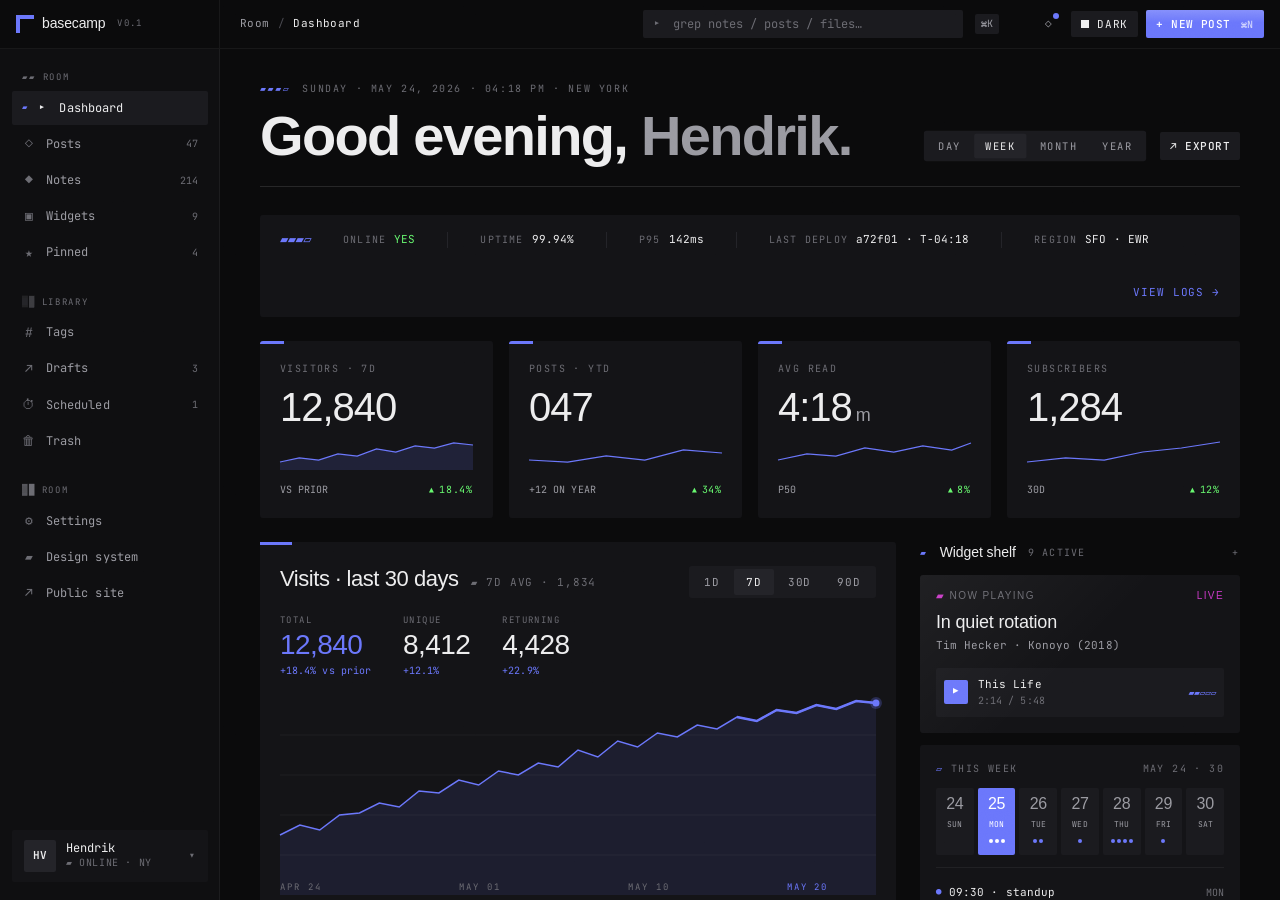
<file: Dashboard.html>
<!doctype html>
<html lang="en" data-theme="dark">
<head>
<meta charset="utf-8" />
<meta name="viewport" content="width=device-width,initial-scale=1" />
<title>basecamp — dashboard</title>
<link rel="stylesheet" href="tokens.css" />
<link rel="stylesheet" href="components.css" />
<style>
  html, body { height: 100%; overflow: hidden; }
  body { display: flex; flex-direction: column; }

  /* TOP STRIP */
  .app-top {
    background: var(--bg);
    backdrop-filter: blur(16px) saturate(140%);
    -webkit-backdrop-filter: blur(16px) saturate(140%);
    border-bottom: 1px solid var(--hairline);
    flex: 0 0 auto;
    z-index: var(--z-nav);
  }
  .app-top-inner {
    display: grid;
    grid-template-columns: 220px 1fr auto;
    align-items: center;
    height: 48px;
  }
  .app-brand-cell {
    display: flex; align-items: center; gap: 10px;
    padding: 0 16px;
    height: 100%;
    border-right: 1px solid var(--hairline);
  }
  .app-top-center {
    display: flex; align-items: center; gap: 12px;
    padding: 0 20px;
    height: 100%;
  }
  .app-top-center .crumbs { font-size: 11px; }
  .app-top-center .input-wrap { margin-left: auto; max-width: 320px; flex: 1;}
  .app-top-center .input-wrap .input { height: 28px; background: var(--surface-2); font-size: 12px; padding-left: 30px; }
  .app-top-center .input-wrap .icon-l { left: 10px; }
  .app-top-actions {
    display: flex; align-items: center; gap: 8px;
    padding: 0 16px; height: 100%;
  }

  /* BODY */
  .app-body {
    flex: 1; display: grid;
    grid-template-columns: 220px 1fr;
    min-height: 0;
  }

  /* SIDEBAR (same as app shell) */
  .app-sidebar {
    background: var(--surface-0);
    padding: 18px 12px;
    display: flex; flex-direction: column; gap: 4px;
    overflow-y: auto; position: relative;
  }
  .app-sidebar::after {
    content: ''; position: absolute; top: 0; right: 0; bottom: 0; width: 1px; background: var(--hairline);
  }
  .app-sidebar .group { display: flex; flex-direction: column; gap: 2px; margin-top: 18px; }
  .app-sidebar .group-lbl {
    font-size: 9px; letter-spacing: 0.18em; text-transform: uppercase;
    color: var(--dim); padding: 4px 10px;
    display: flex; align-items: center; justify-content: space-between;
  }
  .app-sidebar .item {
    display: flex; align-items: center; gap: 10px;
    padding: 7px 10px; font-size: 12px;
    color: var(--muted); border-radius: var(--r-xs);
    cursor: pointer; text-decoration: none;
    transition: background var(--dur-fast), color var(--dur-fast);
  }
  .app-sidebar .item:hover { background: var(--surface-1); color: var(--text); }
  .app-sidebar .item.active { background: var(--surface-2); color: var(--text); }
  .app-sidebar .item.active::before { content: '▰'; color: var(--acc); margin-right: -2px; font-size: 9px;}
  .app-sidebar .item .count { margin-left: auto; color: var(--dim); font-size: 10px; font-feature-settings: "tnum";}
  .app-sidebar .item.active .count { color: var(--text); }
  .app-sidebar .item .ico { width: 14px; text-align: center; color: var(--dim); font-family: var(--mono); font-size: 13px; flex-shrink: 0;}
  .app-sidebar .item.active .ico { color: var(--text); }
  .app-sidebar .user-card {
    margin-top: auto; background: var(--surface-1);
    padding: 10px 12px; border-radius: var(--r-xs);
    display: flex; align-items: center; gap: 10px; cursor: pointer;
  }
  .app-sidebar .user-card .name { font-size: 12px; color: var(--text); line-height: 1.2;}
  .app-sidebar .user-card .meta { font-size: 10px; color: var(--dim); letter-spacing: 0.06em; }

  /* MAIN — Dashboard content */
  .dash {
    overflow-y: auto;
    padding: 32px 40px 80px;
  }
  .dash-hero {
    display: grid; grid-template-columns: 1fr auto; gap: 24px; align-items: end;
    padding-bottom: 24px;
    margin-bottom: 28px;
    border-bottom: 1px solid var(--rule);
  }
  .dash-hero .meta {
    color: var(--dim); font-size: 10px; letter-spacing: 0.16em; text-transform: uppercase;
    display: flex; align-items: center; gap: 12px;
    margin-bottom: 12px;
  }
  .dash-hero .meta .acc { color: var(--acc); }
  .dash-hero h1 {
    font-family: var(--display); font-size: 56px; letter-spacing: -0.03em;
    line-height: 0.95; margin: 0;
  }
  .dash-hero h1 em { color: var(--muted); font-style: normal; }
  .dash-hero .actions { display: flex; gap: 8px; align-items: center; }
  .dash-hero .actions .toggle-group { transform: scale(0.95); }

  /* MAIN GRID */
  .dash-grid {
    display: grid;
    grid-template-columns: 1fr 320px;
    gap: 24px;
  }
  .dash-grid > .col { display: flex; flex-direction: column; gap: 24px; min-width: 0; }

  /* Activity table block */
  .activity {
    background: var(--surface-1);
    border-radius: var(--r-sm);
    overflow: hidden;
  }
  .activity-head {
    display: flex; align-items: center; gap: 16px;
    padding: 16px 20px;
    border-bottom: 1px solid var(--hairline);
  }
  .activity-head .ttl {
    font-family: var(--display); font-size: 18px; letter-spacing: -0.01em;
  }
  .activity-head .acc { color: var(--acc); margin-right: 6px; }
  .activity-head .toggle-group { margin-left: auto; }

  /* Featured chart */
  .chart-feature {
    background: var(--surface-1);
    border-radius: var(--r-sm);
    padding: 20px;
    position: relative;
  }
  .chart-feature::before {
    content: ''; position: absolute; top: 0; left: 0;
    width: 32px; height: 3px; background: var(--acc);
  }
  .chart-feature .head {
    display: flex; align-items: baseline; gap: 12px; margin-bottom: 16px;
  }
  .chart-feature .ttl { font-family: var(--display); font-size: 22px; letter-spacing: -0.02em; }
  .chart-feature .sub { color: var(--dim); font-size: 11px; letter-spacing: 0.08em; text-transform: uppercase; }
  .chart-feature .vals { display: flex; gap: 32px; margin-bottom: 16px; }
  .chart-feature .val { display: flex; flex-direction: column; gap: 4px; }
  .chart-feature .val .l { font-size: 9px; letter-spacing: 0.16em; color: var(--dim); text-transform: uppercase; }
  .chart-feature .val .v { font-family: var(--display); font-size: 28px; letter-spacing: -0.02em; line-height: 1; font-feature-settings: "tnum"; }
  .chart-feature .val .v.acc { color: var(--acc); }
  .chart-feature .val .d { font-size: 10px; color: var(--acc); }

  .chart-feature svg { width: 100%; height: 200px; display: block; overflow: visible; }

  /* Right rail — widget shelf */
  .shelf-head {
    display: flex; align-items: center; gap: 12px;
    font-size: 10px; letter-spacing: 0.16em; text-transform: uppercase;
    color: var(--dim);
    margin-bottom: 12px;
  }
  .shelf-head .ttl { color: var(--text); font-family: var(--display); font-size: 14px; letter-spacing: -0.005em; text-transform: none; }
  .shelf-head .acc { color: var(--acc); }
  .shelf-head .add { margin-left: auto; color: var(--dim); font-family: var(--mono); cursor: pointer; }
  .shelf-head .add:hover { color: var(--acc); }

  /* Mini widget */
  .widget {
    background: var(--surface-1);
    border-radius: var(--r-sm);
    padding: 16px;
    position: relative;
    overflow: hidden;
  }
  .widget.frost {
    background: color-mix(in oklab, var(--surface-2) 65%, transparent);
    backdrop-filter: blur(14px) saturate(140%);
    -webkit-backdrop-filter: blur(14px) saturate(140%);
  }
  .widget .h {
    display: flex; align-items: center; justify-content: space-between;
    font-size: 10px; letter-spacing: 0.14em; color: var(--dim); text-transform: uppercase;
    margin-bottom: 12px;
  }
  .widget .h .acc { color: var(--acc); }
  .widget .ttl { font-family: var(--display); font-size: 18px; letter-spacing: -0.01em; line-height: 1.1; margin-bottom: 4px;}
  .widget .sub { color: var(--muted); font-size: 11px; line-height: 1.55; }

  .widget .play-row {
    display: flex; gap: 10px; align-items: center;
    margin-top: 14px; padding: 8px; background: var(--surface-2);
    border-radius: var(--r-xs);
  }
  .widget .play-row .play {
    width: 24px; height: 24px; background: var(--acc); color: var(--acc-on);
    border-radius: var(--r-xs); display: grid; place-items: center;
    font-size: 9px;
  }
  .widget .play-row .title { font-size: 11px; color: var(--text); }
  .widget .play-row .artist { font-size: 10px; color: var(--dim); }

  /* Cal week strip */
  .cal-week {
    display: grid; grid-template-columns: repeat(7, 1fr); gap: 4px;
    margin-top: 10px;
  }
  .cal-week .day {
    padding: 8px 4px;
    background: var(--surface-2);
    border-radius: var(--r-xs);
    text-align: center;
    font-size: 10px;
    color: var(--muted);
  }
  .cal-week .day.today { background: var(--acc); color: var(--acc-on); }
  .cal-week .day .d { font-family: var(--display); font-size: 16px; line-height: 1; letter-spacing: -0.02em; display: block; margin-bottom: 4px;}
  .cal-week .day .dot {
    display: inline-block; width: 4px; height: 4px; border-radius: 50%;
    background: var(--acc); margin: 2px 1px 0;
  }
  .cal-week .day.today .dot { background: var(--acc-on); }
  .cal-week .day.muted .dot { background: var(--surface-3); }

  /* Habit grid */
  .habit-row { display: flex; gap: 3px; }
  .habit-row .cell {
    width: 12px; height: 12px;
    background: var(--surface-3);
    border-radius: 2px;
  }
  .habit-row .cell.on { background: var(--acc); }
  .habit-row .cell.dim { background: color-mix(in oklab, var(--acc) 35%, var(--surface-3)); }

  /* Listening / Reading lists */
  .stack-list { display: flex; flex-direction: column; gap: 8px; margin-top: 4px; }
  .stack-list .row {
    display: flex; align-items: center; gap: 10px;
    font-size: 11px;
  }
  .stack-list .row .cover {
    width: 28px; height: 28px;
    background: var(--surface-2);
    border-radius: 2px;
    flex-shrink: 0;
    position: relative;
    overflow: hidden;
  }
  .stack-list .row .cover.acc { background: var(--acc); }
  .stack-list .row .cover .mk { position: absolute; inset: 0; display: grid; place-items: center; font-family: var(--display); font-size: 9px; color: var(--acc-on); }
  .stack-list .row .t { color: var(--text); }
  .stack-list .row .a { color: var(--dim); font-size: 10px; }

  /* Status block */
  .status-strip {
    background: var(--surface-1); padding: 14px 20px;
    border-radius: var(--r-sm);
    display: flex; gap: 32px; align-items: center;
    margin-bottom: 24px;
    flex-wrap: wrap;
  }
  .status-strip .ico { font-family: var(--mono); color: var(--acc); letter-spacing: -0.05em; font-size: 14px;}
  .status-strip .item { display: flex; gap: 8px; align-items: center; font-size: 11px; }
  .status-strip .item .k { color: var(--dim); letter-spacing: 0.12em; text-transform: uppercase; font-size: 10px;}
  .status-strip .item .v { color: var(--text); font-feature-settings: "tnum"; }
  .status-strip .item .v.acc { color: var(--acc); }
  .status-strip .sep { width: 1px; height: 16px; background: var(--surface-3); }

  /* Sub KPIs row — 4 KPIs */
  .kpi-row { display: grid; grid-template-columns: repeat(4, 1fr); gap: 16px; margin-bottom: 24px; }

  @media (max-width: 1200px) {
    .dash-grid { grid-template-columns: 1fr; }
    .kpi-row { grid-template-columns: repeat(2, 1fr); }
  }
  @media (max-width: 800px) {
    .app-body { grid-template-columns: 1fr; }
    .app-sidebar { display: none; }
    .dash { padding: 24px 20px 80px; }
    .dash-hero { grid-template-columns: 1fr; }
    .kpi-row { grid-template-columns: 1fr 1fr; }
    .app-top-inner { grid-template-columns: 1fr auto; }
    .app-top-center { display: none; }
  }
</style>
</head>
<body data-screen-label="Dashboard">

<!-- TOP -->
<header class="app-top">
  <div class="app-top-inner">
    <div class="app-brand-cell">
      <a class="brand" href="index.html"><span class="block"></span>basecamp <small>v0.1</small></a>
    </div>
    <div class="app-top-center">
      <div class="crumbs">
        <a href="#">Room</a>
        <span class="sep">/</span>
        <span class="here">Dashboard</span>
      </div>
      <div class="input-wrap">
        <span class="icon-l">▸</span>
        <input class="input" placeholder="grep notes / posts / files…" />
      </div>
      <span class="kbd">⌘K</span>
    </div>
    <div class="app-top-actions">
      <button class="btn btn-icon btn-sm btn-ghost" title="Notifications">
        <span style="position: relative;">◇<span style="position: absolute; top: -4px; right: -6px; width: 6px; height: 6px; border-radius: 50%; background: var(--acc);"></span></span>
      </button>
      <button class="theme-toggle" onclick="toggleTheme()">
        <span class="sq"></span><span id="theme-label">DARK</span>
      </button>
      <button class="btn btn-primary btn-sm">+ NEW POST<span class="ks">⌘N</span></button>
    </div>
  </div>
</header>

<div class="app-body">

  <!-- SIDEBAR -->
  <aside class="app-sidebar" data-screen-label="Sidebar">
    <div class="group" style="margin-top: 0;">
      <div class="group-lbl">▰▰ ROOM</div>
      <a class="item active"><span class="ico">▸</span>Dashboard</a>
      <a class="item" href="App Shell.html"><span class="ico">◇</span>Posts<span class="count">47</span></a>
      <a class="item"><span class="ico">◆</span>Notes<span class="count">214</span></a>
      <a class="item"><span class="ico">▣</span>Widgets<span class="count">9</span></a>
      <a class="item"><span class="ico">★</span>Pinned<span class="count">4</span></a>
    </div>
    <div class="group">
      <div class="group-lbl">░▒ LIBRARY</div>
      <a class="item"><span class="ico">#</span>Tags</a>
      <a class="item"><span class="ico">↗</span>Drafts<span class="count">3</span></a>
      <a class="item"><span class="ico">⏱</span>Scheduled<span class="count">1</span></a>
      <a class="item"><span class="ico">🗑</span>Trash</a>
    </div>
    <div class="group">
      <div class="group-lbl">▓█ ROOM</div>
      <a class="item"><span class="ico">⚙</span>Settings</a>
      <a class="item" href="Design System.html"><span class="ico">▰</span>Design system</a>
      <a class="item" href="Marketing Landing.html"><span class="ico">↗</span>Public site</a>
    </div>
    <div class="user-card">
      <span class="avatar">HV</span>
      <div>
        <div class="name">Hendrik</div>
        <div class="meta">▰ ONLINE · NY</div>
      </div>
      <span style="margin-left: auto; color: var(--dim);">▾</span>
    </div>
  </aside>

  <!-- MAIN DASH -->
  <main class="dash" data-screen-label="Main">

    <!-- HERO -->
    <div class="dash-hero">
      <div>
        <div class="meta">
          <span class="acc">▰▰▰▱</span>
          <span>SUNDAY · MAY 24, 2026 · 04:18 PM · NEW YORK</span>
        </div>
        <h1>Good evening, <em>Hendrik.</em></h1>
      </div>
      <div class="actions">
        <div class="toggle-group" onclick="tg(event)">
          <button>DAY</button>
          <button class="on">WEEK</button>
          <button>MONTH</button>
          <button>YEAR</button>
        </div>
        <button class="btn btn-sm btn-secondary">↗ EXPORT</button>
      </div>
    </div>

    <!-- Status strip -->
    <div class="status-strip">
      <span class="ico">▰▰▰▱</span>
      <div class="item"><span class="k">ONLINE</span><span class="v" style="color: var(--success);">YES</span></div>
      <div class="sep"></div>
      <div class="item"><span class="k">UPTIME</span><span class="v">99.94%</span></div>
      <div class="sep"></div>
      <div class="item"><span class="k">P95</span><span class="v">142ms</span></div>
      <div class="sep"></div>
      <div class="item"><span class="k">LAST DEPLOY</span><span class="v">a72f01 · T-04:18</span></div>
      <div class="sep"></div>
      <div class="item"><span class="k">REGION</span><span class="v">SFO · EWR</span></div>
      <span style="margin-left: auto;"><a href="#" style="color: var(--acc); font-size: 11px; letter-spacing: 0.08em; text-decoration: none;">VIEW LOGS →</a></span>
    </div>

    <!-- KPI row -->
    <div class="kpi-row">
      <div class="kpi">
        <div class="lbl">VISITORS · 7D</div>
        <div class="val tnum">12,840</div>
        <div class="spark"><svg viewBox="0 0 100 32" preserveAspectRatio="none"><path class="area" d="M0,24 L10,20 L20,22 L30,16 L40,18 L50,11 L60,14 L70,8 L80,10 L90,5 L100,7 L100,32 L0,32 Z"/><path class="line" d="M0,24 L10,20 L20,22 L30,16 L40,18 L50,11 L60,14 L70,8 L80,10 L90,5 L100,7"/></svg></div>
        <div class="meta"><span>VS PRIOR</span><span class="delta">18.4%</span></div>
      </div>
      <div class="kpi">
        <div class="lbl">POSTS · YTD</div>
        <div class="val tnum">047</div>
        <div class="spark"><svg viewBox="0 0 100 32" preserveAspectRatio="none"><path class="line" d="M0,22 L20,24 L40,18 L60,22 L80,12 L100,15"/></svg></div>
        <div class="meta"><span>+12 ON YEAR</span><span class="delta">34%</span></div>
      </div>
      <div class="kpi">
        <div class="lbl">AVG READ</div>
        <div class="val tnum">4:18<span class="unit">m</span></div>
        <div class="spark"><svg viewBox="0 0 100 32" preserveAspectRatio="none"><path class="line" d="M0,22 L15,16 L30,18 L45,10 L60,14 L75,8 L90,12 L100,5"/></svg></div>
        <div class="meta"><span>P50</span><span class="delta">8%</span></div>
      </div>
      <div class="kpi">
        <div class="lbl">SUBSCRIBERS</div>
        <div class="val tnum">1,284</div>
        <div class="spark"><svg viewBox="0 0 100 32" preserveAspectRatio="none"><path class="line" d="M0,24 L20,20 L40,22 L60,14 L80,10 L100,4"/></svg></div>
        <div class="meta"><span>30D</span><span class="delta">12%</span></div>
      </div>
    </div>

    <!-- Grid -->
    <div class="dash-grid">

      <!-- LEFT COLUMN -->
      <div class="col">

        <!-- Featured chart -->
        <div class="chart-feature">
          <div class="head">
            <span class="ttl">Visits · last 30 days</span>
            <span class="sub">▰ 7D AVG · 1,834</span>
            <span class="toggle-group" style="margin-left: auto;" onclick="tg(event)">
              <button>1D</button>
              <button class="on">7D</button>
              <button>30D</button>
              <button>90D</button>
            </span>
          </div>
          <div class="vals">
            <div class="val"><span class="l">TOTAL</span><span class="v tnum acc">12,840</span><span class="d">+18.4% vs prior</span></div>
            <div class="val"><span class="l">UNIQUE</span><span class="v tnum">8,412</span><span class="d">+12.1%</span></div>
            <div class="val"><span class="l">RETURNING</span><span class="v tnum">4,428</span><span class="d">+22.9%</span></div>
          </div>

          <svg viewBox="0 0 600 200" preserveAspectRatio="none">
            <line class="grid" x1="0" y1="160" x2="600" y2="160" stroke="var(--hairline)"/>
            <line class="grid" x1="0" y1="120" x2="600" y2="120" stroke="var(--hairline)"/>
            <line class="grid" x1="0" y1="80" x2="600" y2="80" stroke="var(--hairline)"/>
            <line class="grid" x1="0" y1="40" x2="600" y2="40" stroke="var(--hairline)"/>

            <!-- Area + Line -->
            <path d="M0,140 L20,130 L40,135 L60,120 L80,118 L100,108 L120,112 L140,96 L160,98 L180,85 L200,90 L220,76 L240,80 L260,68 L280,72 L300,55 L320,62 L340,46 L360,52 L380,38 L400,42 L420,30 L440,34 L460,22 L480,26 L500,15 L520,18 L540,10 L560,14 L580,6 L600,8 L600,200 L0,200 Z"
                  fill="var(--acc)" opacity="0.10"/>
            <path d="M0,140 L20,130 L40,135 L60,120 L80,118 L100,108 L120,112 L140,96 L160,98 L180,85 L200,90 L220,76 L240,80 L260,68 L280,72 L300,55 L320,62 L340,46 L360,52 L380,38 L400,42 L420,30 L440,34 L460,22 L480,26 L500,15 L520,18 L540,10 L560,14 L580,6 L600,8"
                  fill="none" stroke="var(--acc)" stroke-width="1.5" vector-effect="non-scaling-stroke"/>
            <!-- Highlight last 7 -->
            <path d="M460,22 L480,26 L500,15 L520,18 L540,10 L560,14 L580,6 L600,8"
                  fill="none" stroke="var(--acc)" stroke-width="2.5" vector-effect="non-scaling-stroke"/>
            <circle cx="600" cy="8" r="3.5" fill="var(--acc)"/>
            <circle cx="600" cy="8" r="6" fill="var(--acc)" opacity="0.25"/>

            <!-- x-axis labels -->
            <text x="0"   y="195" class="axis-lbl" fill="var(--dim)" font-family="JetBrains Mono" font-size="9" letter-spacing="2">APR 24</text>
            <text x="180" y="195" class="axis-lbl" fill="var(--dim)" font-family="JetBrains Mono" font-size="9" letter-spacing="2">MAY 01</text>
            <text x="350" y="195" class="axis-lbl" fill="var(--dim)" font-family="JetBrains Mono" font-size="9" letter-spacing="2">MAY 10</text>
            <text x="510" y="195" class="axis-lbl" fill="var(--acc)" font-family="JetBrains Mono" font-size="9" letter-spacing="2">MAY 20</text>
          </svg>
        </div>

        <!-- Recent activity / posts table -->
        <div class="activity">
          <header class="activity-head">
            <span class="ttl"><span class="acc">▰</span>Recent posts</span>
            <span style="font-size: 10px; letter-spacing: 0.12em; color: var(--dim); text-transform: uppercase;">5 OF 47</span>
            <div class="toggle-group" onclick="tg(event)">
              <button class="on">ALL</button>
              <button>LIVE</button>
              <button>DRAFT</button>
            </div>
          </header>
          <table class="tbl">
            <thead><tr>
              <th style="width: 40px;">#</th>
              <th>TITLE</th>
              <th>TAG</th>
              <th>STATUS</th>
              <th class="num">VIEWS</th>
              <th class="num">PUBLISHED</th>
              <th style="width: 32px;"></th>
            </tr></thead>
            <tbody>
              <tr>
                <td class="idx">0042</td>
                <td>The discipline of things</td>
                <td><span class="pill" style="padding: 2px 8px; font-size: 10px;"><span class="ac">#</span>essay</span></td>
                <td><span class="badge acc">LIVE</span></td>
                <td class="num tnum">12,840</td>
                <td class="num tnum dim">MAY 24</td>
                <td><button class="btn btn-icon btn-sm btn-ghost">⋯</button></td>
              </tr>
              <tr>
                <td class="idx">0041</td>
                <td>On block characters</td>
                <td><span class="pill" style="padding: 2px 8px; font-size: 10px;"><span class="ac">#</span>type</span></td>
                <td><span class="badge acc">LIVE</span></td>
                <td class="num tnum">8,421</td>
                <td class="num tnum dim">MAY 18</td>
                <td><button class="btn btn-icon btn-sm btn-ghost">⋯</button></td>
              </tr>
              <tr class="selected">
                <td class="idx">0040</td>
                <td>How I shipped basecamp</td>
                <td><span class="pill" style="padding: 2px 8px; font-size: 10px;"><span class="ac">#</span>process</span></td>
                <td><span class="badge acc">LIVE</span></td>
                <td class="num tnum">6,128</td>
                <td class="num tnum dim">MAY 11</td>
                <td><button class="btn btn-icon btn-sm btn-ghost">⋯</button></td>
              </tr>
              <tr>
                <td class="idx">0039</td>
                <td>A widget is a promise</td>
                <td><span class="pill" style="padding: 2px 8px; font-size: 10px;"><span class="ac">#</span>essay</span></td>
                <td><span class="badge warn">SCHEDULED</span></td>
                <td class="num tnum dim">—</td>
                <td class="num tnum dim">MAY 28</td>
                <td><button class="btn btn-icon btn-sm btn-ghost">⋯</button></td>
              </tr>
              <tr>
                <td class="idx">0038</td>
                <td>Notes on type</td>
                <td><span class="pill" style="padding: 2px 8px; font-size: 10px;"><span class="ac">#</span>type</span></td>
                <td><span class="badge">DRAFT</span></td>
                <td class="num tnum dim">—</td>
                <td class="num tnum dim">—</td>
                <td><button class="btn btn-icon btn-sm btn-ghost">⋯</button></td>
              </tr>
            </tbody>
          </table>
        </div>

        <!-- Sub charts row -->
        <div class="row r2" style="display: grid; grid-template-columns: 1fr 1fr; gap: 16px;">
          <div class="chart">
            <div class="head card-head" style="display: flex; justify-content: space-between;">
              <span class="ttl display" style="font-size: 18px;"><span class="acc">▱</span> Posts by month</span>
              <span class="faint uc">YTD</span>
            </div>
            <svg viewBox="0 0 280 100" style="height: 110px;">
              <line class="grid" x1="0" y1="80" x2="280" y2="80" stroke="var(--hairline)"/>
              <line class="grid" x1="0" y1="55" x2="280" y2="55" stroke="var(--hairline)"/>
              <line class="grid" x1="0" y1="30" x2="280" y2="30" stroke="var(--hairline)"/>
              <rect class="bar" x="6"   y="58" width="16" height="22" fill="var(--surface-3)"/>
              <rect class="bar" x="28"  y="48" width="16" height="32" fill="var(--surface-3)"/>
              <rect class="bar" x="50"  y="55" width="16" height="25" fill="var(--surface-3)"/>
              <rect class="bar" x="72"  y="38" width="16" height="42" fill="var(--surface-3)"/>
              <rect class="bar acc" x="94" y="22" width="16" height="58" fill="var(--acc)"/>
              <rect class="bar" x="116" y="60" width="16" height="20" fill="var(--surface-3)"/>
              <rect class="bar" x="138" y="44" width="16" height="36" fill="var(--surface-3)"/>
              <rect class="bar" x="160" y="50" width="16" height="30" fill="var(--surface-3)"/>
              <rect class="bar" x="182" y="40" width="16" height="40" fill="var(--surface-3)"/>
              <rect class="bar" x="204" y="56" width="16" height="24" fill="var(--surface-3)"/>
              <rect class="bar" x="226" y="62" width="16" height="18" fill="var(--surface-3)"/>
              <rect class="bar" x="248" y="50" width="16" height="30" fill="var(--surface-3)"/>
            </svg>
            <div style="display: flex; justify-content: space-between; font-size: 9px; letter-spacing: 0.16em; color: var(--dim); margin-top: 8px;">
              <span>JAN</span><span>FEB</span><span>MAR</span><span>APR</span><span style="color: var(--acc)">MAY</span><span>JUN</span><span>JUL</span><span>AUG</span><span>SEP</span><span>OCT</span><span>NOV</span><span>DEC</span>
            </div>
          </div>

          <div class="chart">
            <div class="head card-head" style="display: flex; justify-content: space-between;">
              <span class="ttl display" style="font-size: 18px;"><span class="acc">░</span> Top tags</span>
              <span class="faint uc">90D</span>
            </div>
            <div style="margin-top: 8px; display: flex; flex-direction: column; gap: 10px;">
              <div>
                <div style="display: flex; justify-content: space-between; font-size: 10px; letter-spacing: 0.08em; margin-bottom: 4px;">
                  <span><span style="color: var(--acc);">#</span>essay</span><span class="dim">28 posts</span>
                </div>
                <div class="progress"><div class="bar" style="width: 92%;"></div></div>
              </div>
              <div>
                <div style="display: flex; justify-content: space-between; font-size: 10px; letter-spacing: 0.08em; margin-bottom: 4px;">
                  <span><span style="color: var(--acc);">#</span>process</span><span class="dim">14</span>
                </div>
                <div class="progress"><div class="bar" style="width: 56%;"></div></div>
              </div>
              <div>
                <div style="display: flex; justify-content: space-between; font-size: 10px; letter-spacing: 0.08em; margin-bottom: 4px;">
                  <span><span style="color: var(--acc);">#</span>code</span><span class="dim">12</span>
                </div>
                <div class="progress"><div class="bar" style="width: 48%;"></div></div>
              </div>
              <div>
                <div style="display: flex; justify-content: space-between; font-size: 10px; letter-spacing: 0.08em; margin-bottom: 4px;">
                  <span><span style="color: var(--acc);">#</span>type</span><span class="dim">9</span>
                </div>
                <div class="progress"><div class="bar" style="width: 32%;"></div></div>
              </div>
              <div>
                <div style="display: flex; justify-content: space-between; font-size: 10px; letter-spacing: 0.08em; margin-bottom: 4px;">
                  <span><span style="color: var(--acc);">#</span>misc</span><span class="dim">7</span>
                </div>
                <div class="progress"><div class="bar" style="width: 22%;"></div></div>
              </div>
            </div>
          </div>
        </div>

      </div>

      <!-- RIGHT RAIL — Widget shelf -->
      <div class="col">

        <div>
          <div class="shelf-head">
            <span class="acc">▰</span>
            <span class="ttl">Widget shelf</span>
            <span style="font-family: var(--mono); letter-spacing: 0.12em; font-size: 10px;">9 ACTIVE</span>
            <span class="add">+</span>
          </div>

          <!-- Now playing -->
          <div class="widget frost" style="margin-bottom: 12px;">
            <div class="h"><span><span style="color: var(--acc-2);">▰</span> NOW PLAYING</span><span style="color: var(--acc-2);">LIVE</span></div>
            <div class="ttl">In quiet rotation</div>
            <div class="sub">Tim Hecker · Konoyo (2018)</div>
            <div class="play-row">
              <div class="play">▶</div>
              <div style="flex: 1;">
                <div class="title">This Life</div>
                <div class="artist">2:14 / 5:48</div>
              </div>
              <div class="progress-blocks" style="font-size: 10px;">▰▰▱▱▱</div>
            </div>
          </div>

          <!-- Calendar -->
          <div class="widget" style="margin-bottom: 12px;">
            <div class="h"><span><span class="acc">▱</span> THIS WEEK</span><span>MAY 24 · 30</span></div>
            <div class="cal-week">
              <div class="day muted"><span class="d">24</span><span style="font-size: 8px;">SUN</span></div>
              <div class="day today"><span class="d">25</span><span style="font-size: 8px;">MON</span><div><span class="dot"></span><span class="dot"></span><span class="dot"></span></div></div>
              <div class="day"><span class="d">26</span><span style="font-size: 8px;">TUE</span><div><span class="dot"></span><span class="dot"></span></div></div>
              <div class="day"><span class="d">27</span><span style="font-size: 8px;">WED</span><div><span class="dot"></span></div></div>
              <div class="day"><span class="d">28</span><span style="font-size: 8px;">THU</span><div><span class="dot"></span><span class="dot"></span><span class="dot"></span><span class="dot"></span></div></div>
              <div class="day"><span class="d">29</span><span style="font-size: 8px;">FRI</span><div><span class="dot"></span></div></div>
              <div class="day muted"><span class="d">30</span><span style="font-size: 8px;">SAT</span></div>
            </div>
            <div style="margin-top: 12px; padding-top: 12px; border-top: 1px solid var(--hairline); font-size: 11px;">
              <div style="display: flex; gap: 8px; align-items: center; padding: 4px 0;">
                <span class="acc" style="color: var(--acc); font-size: 9px;">●</span>
                <span style="color: var(--text);">09:30 · standup</span>
                <span style="margin-left: auto; color: var(--dim); font-size: 10px;">MON</span>
              </div>
              <div style="display: flex; gap: 8px; align-items: center; padding: 4px 0;">
                <span style="color: var(--dim); font-size: 9px;">○</span>
                <span style="color: var(--muted);">14:00 · design review</span>
                <span style="margin-left: auto; color: var(--dim); font-size: 10px;">TUE</span>
              </div>
              <div style="display: flex; gap: 8px; align-items: center; padding: 4px 0;">
                <span style="color: var(--dim); font-size: 9px;">○</span>
                <span style="color: var(--muted);">18:30 · run</span>
                <span style="margin-left: auto; color: var(--dim); font-size: 10px;">THU</span>
              </div>
            </div>
          </div>

          <!-- Habits / streak -->
          <div class="widget" style="margin-bottom: 12px;">
            <div class="h"><span><span class="acc">░</span> HABITS</span><span>14W STREAK</span></div>
            <div class="ttl">Write daily</div>
            <div class="sub">14 weeks unbroken · today, ✓</div>
            <div style="margin-top: 14px; display: flex; flex-direction: column; gap: 4px;">
              <div class="habit-row">
                <div class="cell on"></div><div class="cell on"></div><div class="cell dim"></div><div class="cell on"></div><div class="cell on"></div><div class="cell on"></div><div class="cell on"></div>
                <div class="cell on"></div><div class="cell on"></div><div class="cell on"></div><div class="cell on"></div><div class="cell on"></div><div class="cell dim"></div><div class="cell on"></div>
                <div class="cell on"></div><div class="cell on"></div><div class="cell on"></div><div class="cell dim"></div><div class="cell on"></div><div class="cell on"></div>
              </div>
              <div class="habit-row">
                <div class="cell on"></div><div class="cell on"></div><div class="cell on"></div><div class="cell on"></div><div class="cell dim"></div><div class="cell on"></div><div class="cell on"></div>
                <div class="cell on"></div><div class="cell on"></div><div class="cell dim"></div><div class="cell on"></div><div class="cell on"></div><div class="cell on"></div><div class="cell on"></div>
                <div class="cell on"></div><div class="cell on"></div><div class="cell on"></div><div class="cell on"></div><div class="cell on"></div><div class="cell on"></div>
              </div>
              <div class="habit-row">
                <div class="cell on"></div><div class="cell on"></div><div class="cell on"></div><div class="cell on"></div><div class="cell on"></div><div class="cell dim"></div><div class="cell on"></div>
                <div class="cell on"></div><div class="cell on"></div><div class="cell on"></div><div class="cell on"></div><div class="cell on"></div><div class="cell on"></div><div class="cell on"></div>
                <div class="cell dim"></div><div class="cell on"></div><div class="cell on"></div><div class="cell on"></div><div class="cell on"></div><div class="cell on"></div>
              </div>
            </div>
          </div>

          <!-- Reading -->
          <div class="widget" style="margin-bottom: 12px;">
            <div class="h"><span><span class="acc">▒</span> READING</span><span>3 ACTIVE</span></div>
            <div class="ttl">On the desk</div>
            <div class="sub" style="margin-bottom: 12px;">Three books, slowly.</div>
            <div class="stack-list">
              <div class="row">
                <div class="cover acc"><span class="mk">CA</span></div>
                <div style="flex: 1;">
                  <div class="t">A Pattern Language</div>
                  <div class="a">Christopher Alexander · 64%</div>
                </div>
                <div class="progress-blocks" style="font-size: 10px;">▰▰▰▱▱</div>
              </div>
              <div class="row">
                <div class="cover"><span class="mk" style="color: var(--text);">JB</span></div>
                <div style="flex: 1;">
                  <div class="t">Ways of Seeing</div>
                  <div class="a">John Berger · 22%</div>
                </div>
                <div class="progress-blocks" style="font-size: 10px;">▰<span class="empty">▱▱▱▱</span></div>
              </div>
              <div class="row">
                <div class="cover"><span class="mk" style="color: var(--text);">SB</span></div>
                <div style="flex: 1;">
                  <div class="t">How Buildings Learn</div>
                  <div class="a">Stewart Brand · 88%</div>
                </div>
                <div class="progress-blocks" style="font-size: 10px;">▰▰▰▰<span class="empty">▱</span></div>
              </div>
            </div>
          </div>

          <!-- Build status -->
          <div class="widget" style="margin-bottom: 12px;">
            <div class="h"><span><span class="acc">▓</span> BUILD</span><span>v0.3.1</span></div>
            <div class="ttl">Shipping</div>
            <div class="sub" style="margin-bottom: 12px;">basecamp · main · a72f01</div>
            <div class="progress-blocks" style="font-size: 14px;">▰▰▰▰▰▰▰<span class="empty">▱▱▱</span></div>
            <div style="display: flex; justify-content: space-between; margin-top: 8px; font-size: 10px; letter-spacing: 0.12em; color: var(--dim);">
              <span>BUILD</span><span>68% · 2m 14s</span>
            </div>
          </div>

          <!-- Quick activity -->
          <div class="widget">
            <div class="h"><span><span class="acc">█</span> ACTIVITY</span><span>LAST 24H</span></div>
            <div style="font-family: var(--mono); font-size: 11px; color: var(--muted); display: flex; flex-direction: column; gap: 6px; margin-top: 8px;">
              <div style="display: flex; gap: 8px;">
                <span class="dim" style="font-feature-settings:'tnum'; min-width: 38px;">04:18</span>
                <span style="color: var(--acc);">▸</span>
                <span style="color: var(--text);">post.published</span>
                <span class="dim" style="margin-left: auto;">0042</span>
              </div>
              <div style="display: flex; gap: 8px;">
                <span class="dim" style="font-feature-settings:'tnum'; min-width: 38px;">12:48</span>
                <span class="dim">▸</span>
                <span>deploy.commit</span>
                <span class="dim" style="margin-left: auto;">a72f01</span>
              </div>
              <div style="display: flex; gap: 8px;">
                <span class="dim" style="font-feature-settings:'tnum'; min-width: 38px;">1:14:08</span>
                <span class="dim">▸</span>
                <span>note.created</span>
                <span class="dim" style="margin-left: auto;">+1</span>
              </div>
              <div style="display: flex; gap: 8px;">
                <span class="dim" style="font-feature-settings:'tnum'; min-width: 38px;">2:01:33</span>
                <span class="dim">▸</span>
                <span>widget.heartbeat</span>
                <span class="dim" style="margin-left: auto;">OK</span>
              </div>
            </div>
            <a href="#" style="display: block; margin-top: 12px; text-align: center; font-size: 10px; letter-spacing: 0.12em; text-transform: uppercase; color: var(--acc); text-decoration: none;">VIEW ALL ACTIVITY →</a>
          </div>
        </div>

      </div>
    </div>

  </main>
</div>

<script>
  function toggleTheme() {
    const html = document.documentElement;
    const next = html.dataset.theme === 'dark' ? 'light' : 'dark';
    html.dataset.theme = next;
    const lbl = document.getElementById('theme-label');
    if (lbl) lbl.textContent = next.toUpperCase();
    try { localStorage.setItem('basecamp-theme', next); } catch (e) {}
  }
  (function() {
    try {
      const saved = localStorage.getItem('basecamp-theme');
      if (saved) {
        document.documentElement.dataset.theme = saved;
        const lbl = document.getElementById('theme-label');
        if (lbl) lbl.textContent = saved.toUpperCase();
      }
    } catch (e) {}
  })();
  function tg(e) {
    if (e.target.tagName !== 'BUTTON') return;
    e.currentTarget.querySelectorAll('button').forEach(b => b.classList.remove('on'));
    e.target.classList.add('on');
  }
</script>
</body>
</html>
</file>
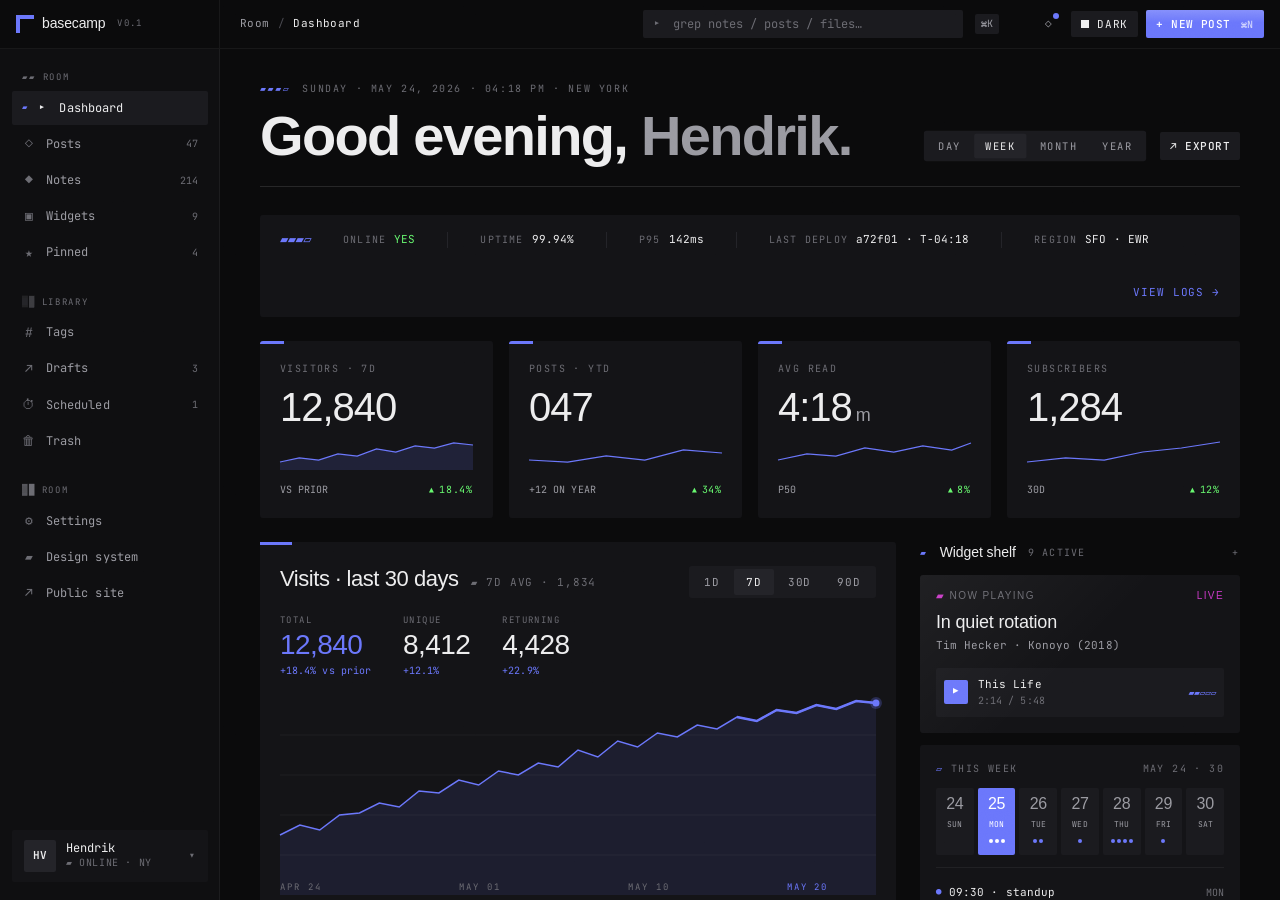
<file: dashboard.html>
<!doctype html>
<html lang="en" data-theme="dark">
<head>
<meta charset="utf-8" />
<meta name="viewport" content="width=device-width,initial-scale=1" />
<title>basecamp — dashboard</title>
<link rel="stylesheet" href="tokens.css" />
<link rel="stylesheet" href="components.css" />
<style>
  html, body { height: 100%; overflow: hidden; }
  body { display: flex; flex-direction: column; }

  /* TOP STRIP */
  .app-top {
    background: var(--bg);
    backdrop-filter: blur(16px) saturate(140%);
    -webkit-backdrop-filter: blur(16px) saturate(140%);
    border-bottom: 1px solid var(--hairline);
    flex: 0 0 auto;
    z-index: var(--z-nav);
  }
  .app-top-inner {
    display: grid;
    grid-template-columns: 220px 1fr auto;
    align-items: center;
    height: 48px;
  }
  .app-brand-cell {
    display: flex; align-items: center; gap: 10px;
    padding: 0 16px;
    height: 100%;
    border-right: 1px solid var(--hairline);
  }
  .app-top-center {
    display: flex; align-items: center; gap: 12px;
    padding: 0 20px;
    height: 100%;
  }
  .app-top-center .crumbs { font-size: 11px; }
  .app-top-center .input-wrap { margin-left: auto; max-width: 320px; flex: 1;}
  .app-top-center .input-wrap .input { height: 28px; background: var(--surface-2); font-size: 12px; padding-left: 30px; }
  .app-top-center .input-wrap .icon-l { left: 10px; }
  .app-top-actions {
    display: flex; align-items: center; gap: 8px;
    padding: 0 16px; height: 100%;
  }

  /* BODY */
  .app-body {
    flex: 1; display: grid;
    grid-template-columns: 220px 1fr;
    min-height: 0;
  }

  /* SIDEBAR (same as app shell) */
  .app-sidebar {
    background: var(--surface-0);
    padding: 18px 12px;
    display: flex; flex-direction: column; gap: 4px;
    overflow-y: auto; position: relative;
  }
  .app-sidebar::after {
    content: ''; position: absolute; top: 0; right: 0; bottom: 0; width: 1px; background: var(--hairline);
  }
  .app-sidebar .group { display: flex; flex-direction: column; gap: 2px; margin-top: 18px; }
  .app-sidebar .group-lbl {
    font-size: 9px; letter-spacing: 0.18em; text-transform: uppercase;
    color: var(--dim); padding: 4px 10px;
    display: flex; align-items: center; justify-content: space-between;
  }
  .app-sidebar .item {
    display: flex; align-items: center; gap: 10px;
    padding: 7px 10px; font-size: 12px;
    color: var(--muted); border-radius: var(--r-xs);
    cursor: pointer; text-decoration: none;
    transition: background var(--dur-fast), color var(--dur-fast);
  }
  .app-sidebar .item:hover { background: var(--surface-1); color: var(--text); }
  .app-sidebar .item.active { background: var(--surface-2); color: var(--text); }
  .app-sidebar .item.active::before { content: '▰'; color: var(--acc); margin-right: -2px; font-size: 9px;}
  .app-sidebar .item .count { margin-left: auto; color: var(--dim); font-size: 10px; font-feature-settings: "tnum";}
  .app-sidebar .item.active .count { color: var(--text); }
  .app-sidebar .item .ico { width: 14px; text-align: center; color: var(--dim); font-family: var(--mono); font-size: 13px; flex-shrink: 0;}
  .app-sidebar .item.active .ico { color: var(--text); }
  .app-sidebar .user-card {
    margin-top: auto; background: var(--surface-1);
    padding: 10px 12px; border-radius: var(--r-xs);
    display: flex; align-items: center; gap: 10px; cursor: pointer;
  }
  .app-sidebar .user-card .name { font-size: 12px; color: var(--text); line-height: 1.2;}
  .app-sidebar .user-card .meta { font-size: 10px; color: var(--dim); letter-spacing: 0.06em; }

  /* MAIN — Dashboard content */
  .dash {
    overflow-y: auto;
    padding: 32px 40px 80px;
  }
  .dash-hero {
    display: grid; grid-template-columns: 1fr auto; gap: 24px; align-items: end;
    padding-bottom: 24px;
    margin-bottom: 28px;
    border-bottom: 1px solid var(--rule);
  }
  .dash-hero .meta {
    color: var(--dim); font-size: 10px; letter-spacing: 0.16em; text-transform: uppercase;
    display: flex; align-items: center; gap: 12px;
    margin-bottom: 12px;
  }
  .dash-hero .meta .acc { color: var(--acc); }
  .dash-hero h1 {
    font-family: var(--display); font-size: 56px; letter-spacing: -0.03em;
    line-height: 0.95; margin: 0;
  }
  .dash-hero h1 em { color: var(--muted); font-style: normal; }
  .dash-hero .actions { display: flex; gap: 8px; align-items: center; }
  .dash-hero .actions .toggle-group { transform: scale(0.95); }

  /* MAIN GRID */
  .dash-grid {
    display: grid;
    grid-template-columns: 1fr 320px;
    gap: 24px;
  }
  .dash-grid > .col { display: flex; flex-direction: column; gap: 24px; min-width: 0; }

  /* Activity table block */
  .activity {
    background: var(--surface-1);
    border-radius: var(--r-sm);
    overflow: hidden;
  }
  .activity-head {
    display: flex; align-items: center; gap: 16px;
    padding: 16px 20px;
    border-bottom: 1px solid var(--hairline);
  }
  .activity-head .ttl {
    font-family: var(--display); font-size: 18px; letter-spacing: -0.01em;
  }
  .activity-head .acc { color: var(--acc); margin-right: 6px; }
  .activity-head .toggle-group { margin-left: auto; }

  /* Featured chart */
  .chart-feature {
    background: var(--surface-1);
    border-radius: var(--r-sm);
    padding: 20px;
    position: relative;
  }
  .chart-feature::before {
    content: ''; position: absolute; top: 0; left: 0;
    width: 32px; height: 3px; background: var(--acc);
  }
  .chart-feature .head {
    display: flex; align-items: baseline; gap: 12px; margin-bottom: 16px;
  }
  .chart-feature .ttl { font-family: var(--display); font-size: 22px; letter-spacing: -0.02em; }
  .chart-feature .sub { color: var(--dim); font-size: 11px; letter-spacing: 0.08em; text-transform: uppercase; }
  .chart-feature .vals { display: flex; gap: 32px; margin-bottom: 16px; }
  .chart-feature .val { display: flex; flex-direction: column; gap: 4px; }
  .chart-feature .val .l { font-size: 9px; letter-spacing: 0.16em; color: var(--dim); text-transform: uppercase; }
  .chart-feature .val .v { font-family: var(--display); font-size: 28px; letter-spacing: -0.02em; line-height: 1; font-feature-settings: "tnum"; }
  .chart-feature .val .v.acc { color: var(--acc); }
  .chart-feature .val .d { font-size: 10px; color: var(--acc); }

  .chart-feature svg { width: 100%; height: 200px; display: block; overflow: visible; }

  /* Right rail — widget shelf */
  .shelf-head {
    display: flex; align-items: center; gap: 12px;
    font-size: 10px; letter-spacing: 0.16em; text-transform: uppercase;
    color: var(--dim);
    margin-bottom: 12px;
  }
  .shelf-head .ttl { color: var(--text); font-family: var(--display); font-size: 14px; letter-spacing: -0.005em; text-transform: none; }
  .shelf-head .acc { color: var(--acc); }
  .shelf-head .add { margin-left: auto; color: var(--dim); font-family: var(--mono); cursor: pointer; }
  .shelf-head .add:hover { color: var(--acc); }

  /* Mini widget */
  .widget {
    background: var(--surface-1);
    border-radius: var(--r-sm);
    padding: 16px;
    position: relative;
    overflow: hidden;
  }
  .widget.frost {
    background: color-mix(in oklab, var(--surface-2) 65%, transparent);
    backdrop-filter: blur(14px) saturate(140%);
    -webkit-backdrop-filter: blur(14px) saturate(140%);
  }
  .widget .h {
    display: flex; align-items: center; justify-content: space-between;
    font-size: 10px; letter-spacing: 0.14em; color: var(--dim); text-transform: uppercase;
    margin-bottom: 12px;
  }
  .widget .h .acc { color: var(--acc); }
  .widget .ttl { font-family: var(--display); font-size: 18px; letter-spacing: -0.01em; line-height: 1.1; margin-bottom: 4px;}
  .widget .sub { color: var(--muted); font-size: 11px; line-height: 1.55; }

  .widget .play-row {
    display: flex; gap: 10px; align-items: center;
    margin-top: 14px; padding: 8px; background: var(--surface-2);
    border-radius: var(--r-xs);
  }
  .widget .play-row .play {
    width: 24px; height: 24px; background: var(--acc); color: var(--acc-on);
    border-radius: var(--r-xs); display: grid; place-items: center;
    font-size: 9px;
  }
  .widget .play-row .title { font-size: 11px; color: var(--text); }
  .widget .play-row .artist { font-size: 10px; color: var(--dim); }

  /* Cal week strip */
  .cal-week {
    display: grid; grid-template-columns: repeat(7, 1fr); gap: 4px;
    margin-top: 10px;
  }
  .cal-week .day {
    padding: 8px 4px;
    background: var(--surface-2);
    border-radius: var(--r-xs);
    text-align: center;
    font-size: 10px;
    color: var(--muted);
  }
  .cal-week .day.today { background: var(--acc); color: var(--acc-on); }
  .cal-week .day .d { font-family: var(--display); font-size: 16px; line-height: 1; letter-spacing: -0.02em; display: block; margin-bottom: 4px;}
  .cal-week .day .dot {
    display: inline-block; width: 4px; height: 4px; border-radius: 50%;
    background: var(--acc); margin: 2px 1px 0;
  }
  .cal-week .day.today .dot { background: var(--acc-on); }
  .cal-week .day.muted .dot { background: var(--surface-3); }

  /* Habit grid */
  .habit-row { display: flex; gap: 3px; }
  .habit-row .cell {
    width: 12px; height: 12px;
    background: var(--surface-3);
    border-radius: 2px;
  }
  .habit-row .cell.on { background: var(--acc); }
  .habit-row .cell.dim { background: color-mix(in oklab, var(--acc) 35%, var(--surface-3)); }

  /* Listening / Reading lists */
  .stack-list { display: flex; flex-direction: column; gap: 8px; margin-top: 4px; }
  .stack-list .row {
    display: flex; align-items: center; gap: 10px;
    font-size: 11px;
  }
  .stack-list .row .cover {
    width: 28px; height: 28px;
    background: var(--surface-2);
    border-radius: 2px;
    flex-shrink: 0;
    position: relative;
    overflow: hidden;
  }
  .stack-list .row .cover.acc { background: var(--acc); }
  .stack-list .row .cover .mk { position: absolute; inset: 0; display: grid; place-items: center; font-family: var(--display); font-size: 9px; color: var(--acc-on); }
  .stack-list .row .t { color: var(--text); }
  .stack-list .row .a { color: var(--dim); font-size: 10px; }

  /* Status block */
  .status-strip {
    background: var(--surface-1); padding: 14px 20px;
    border-radius: var(--r-sm);
    display: flex; gap: 32px; align-items: center;
    margin-bottom: 24px;
    flex-wrap: wrap;
  }
  .status-strip .ico { font-family: var(--mono); color: var(--acc); letter-spacing: -0.05em; font-size: 14px;}
  .status-strip .item { display: flex; gap: 8px; align-items: center; font-size: 11px; }
  .status-strip .item .k { color: var(--dim); letter-spacing: 0.12em; text-transform: uppercase; font-size: 10px;}
  .status-strip .item .v { color: var(--text); font-feature-settings: "tnum"; }
  .status-strip .item .v.acc { color: var(--acc); }
  .status-strip .sep { width: 1px; height: 16px; background: var(--surface-3); }

  /* Sub KPIs row — 4 KPIs */
  .kpi-row { display: grid; grid-template-columns: repeat(4, 1fr); gap: 16px; margin-bottom: 24px; }

  @media (max-width: 1200px) {
    .dash-grid { grid-template-columns: 1fr; }
    .kpi-row { grid-template-columns: repeat(2, 1fr); }
  }
  @media (max-width: 800px) {
    .app-body { grid-template-columns: 1fr; }
    .app-sidebar { display: none; }
    .dash { padding: 24px 20px 80px; }
    .dash-hero { grid-template-columns: 1fr; }
    .kpi-row { grid-template-columns: 1fr 1fr; }
    .app-top-inner { grid-template-columns: 1fr auto; }
    .app-top-center { display: none; }
  }
</style>
</head>
<body data-screen-label="Dashboard">

<!-- TOP -->
<header class="app-top">
  <div class="app-top-inner">
    <div class="app-brand-cell">
      <a class="brand" href="index.html"><span class="block"></span>basecamp <small>v0.1</small></a>
    </div>
    <div class="app-top-center">
      <div class="crumbs">
        <a href="#">Room</a>
        <span class="sep">/</span>
        <span class="here">Dashboard</span>
      </div>
      <div class="input-wrap">
        <span class="icon-l">▸</span>
        <input class="input" placeholder="grep notes / posts / files…" />
      </div>
      <span class="kbd">⌘K</span>
    </div>
    <div class="app-top-actions">
      <button class="btn btn-icon btn-sm btn-ghost" title="Notifications">
        <span style="position: relative;">◇<span style="position: absolute; top: -4px; right: -6px; width: 6px; height: 6px; border-radius: 50%; background: var(--acc);"></span></span>
      </button>
      <button class="theme-toggle" onclick="toggleTheme()">
        <span class="sq"></span><span id="theme-label">DARK</span>
      </button>
      <button class="btn btn-primary btn-sm">+ NEW POST<span class="ks">⌘N</span></button>
    </div>
  </div>
</header>

<div class="app-body">

  <!-- SIDEBAR -->
  <aside class="app-sidebar" data-screen-label="Sidebar">
    <div class="group" style="margin-top: 0;">
      <div class="group-lbl">▰▰ ROOM</div>
      <a class="item active"><span class="ico">▸</span>Dashboard</a>
      <a class="item" href="app_shell.html"><span class="ico">◇</span>Posts<span class="count">47</span></a>
      <a class="item"><span class="ico">◆</span>Notes<span class="count">214</span></a>
      <a class="item"><span class="ico">▣</span>Widgets<span class="count">9</span></a>
      <a class="item"><span class="ico">★</span>Pinned<span class="count">4</span></a>
    </div>
    <div class="group">
      <div class="group-lbl">░▒ LIBRARY</div>
      <a class="item"><span class="ico">#</span>Tags</a>
      <a class="item"><span class="ico">↗</span>Drafts<span class="count">3</span></a>
      <a class="item"><span class="ico">⏱</span>Scheduled<span class="count">1</span></a>
      <a class="item"><span class="ico">🗑</span>Trash</a>
    </div>
    <div class="group">
      <div class="group-lbl">▓█ ROOM</div>
      <a class="item"><span class="ico">⚙</span>Settings</a>
      <a class="item" href="design_system.html"><span class="ico">▰</span>Design system</a>
      <a class="item" href="marketing_landing.html"><span class="ico">↗</span>Public site</a>
    </div>
    <div class="user-card">
      <span class="avatar">HV</span>
      <div>
        <div class="name">Hendrik</div>
        <div class="meta">▰ ONLINE · NY</div>
      </div>
      <span style="margin-left: auto; color: var(--dim);">▾</span>
    </div>
  </aside>

  <!-- MAIN DASH -->
  <main class="dash" data-screen-label="Main">

    <!-- HERO -->
    <div class="dash-hero">
      <div>
        <div class="meta">
          <span class="acc">▰▰▰▱</span>
          <span>SUNDAY · MAY 24, 2026 · 04:18 PM · NEW YORK</span>
        </div>
        <h1>Good evening, <em>Hendrik.</em></h1>
      </div>
      <div class="actions">
        <div class="toggle-group" onclick="tg(event)">
          <button>DAY</button>
          <button class="on">WEEK</button>
          <button>MONTH</button>
          <button>YEAR</button>
        </div>
        <button class="btn btn-sm btn-secondary">↗ EXPORT</button>
      </div>
    </div>

    <!-- Status strip -->
    <div class="status-strip">
      <span class="ico">▰▰▰▱</span>
      <div class="item"><span class="k">ONLINE</span><span class="v" style="color: var(--success);">YES</span></div>
      <div class="sep"></div>
      <div class="item"><span class="k">UPTIME</span><span class="v">99.94%</span></div>
      <div class="sep"></div>
      <div class="item"><span class="k">P95</span><span class="v">142ms</span></div>
      <div class="sep"></div>
      <div class="item"><span class="k">LAST DEPLOY</span><span class="v">a72f01 · T-04:18</span></div>
      <div class="sep"></div>
      <div class="item"><span class="k">REGION</span><span class="v">SFO · EWR</span></div>
      <span style="margin-left: auto;"><a href="#" style="color: var(--acc); font-size: 11px; letter-spacing: 0.08em; text-decoration: none;">VIEW LOGS →</a></span>
    </div>

    <!-- KPI row -->
    <div class="kpi-row">
      <div class="kpi">
        <div class="lbl">VISITORS · 7D</div>
        <div class="val tnum">12,840</div>
        <div class="spark"><svg viewBox="0 0 100 32" preserveAspectRatio="none"><path class="area" d="M0,24 L10,20 L20,22 L30,16 L40,18 L50,11 L60,14 L70,8 L80,10 L90,5 L100,7 L100,32 L0,32 Z"/><path class="line" d="M0,24 L10,20 L20,22 L30,16 L40,18 L50,11 L60,14 L70,8 L80,10 L90,5 L100,7"/></svg></div>
        <div class="meta"><span>VS PRIOR</span><span class="delta">18.4%</span></div>
      </div>
      <div class="kpi">
        <div class="lbl">POSTS · YTD</div>
        <div class="val tnum">047</div>
        <div class="spark"><svg viewBox="0 0 100 32" preserveAspectRatio="none"><path class="line" d="M0,22 L20,24 L40,18 L60,22 L80,12 L100,15"/></svg></div>
        <div class="meta"><span>+12 ON YEAR</span><span class="delta">34%</span></div>
      </div>
      <div class="kpi">
        <div class="lbl">AVG READ</div>
        <div class="val tnum">4:18<span class="unit">m</span></div>
        <div class="spark"><svg viewBox="0 0 100 32" preserveAspectRatio="none"><path class="line" d="M0,22 L15,16 L30,18 L45,10 L60,14 L75,8 L90,12 L100,5"/></svg></div>
        <div class="meta"><span>P50</span><span class="delta">8%</span></div>
      </div>
      <div class="kpi">
        <div class="lbl">SUBSCRIBERS</div>
        <div class="val tnum">1,284</div>
        <div class="spark"><svg viewBox="0 0 100 32" preserveAspectRatio="none"><path class="line" d="M0,24 L20,20 L40,22 L60,14 L80,10 L100,4"/></svg></div>
        <div class="meta"><span>30D</span><span class="delta">12%</span></div>
      </div>
    </div>

    <!-- Grid -->
    <div class="dash-grid">

      <!-- LEFT COLUMN -->
      <div class="col">

        <!-- Featured chart -->
        <div class="chart-feature">
          <div class="head">
            <span class="ttl">Visits · last 30 days</span>
            <span class="sub">▰ 7D AVG · 1,834</span>
            <span class="toggle-group" style="margin-left: auto;" onclick="tg(event)">
              <button>1D</button>
              <button class="on">7D</button>
              <button>30D</button>
              <button>90D</button>
            </span>
          </div>
          <div class="vals">
            <div class="val"><span class="l">TOTAL</span><span class="v tnum acc">12,840</span><span class="d">+18.4% vs prior</span></div>
            <div class="val"><span class="l">UNIQUE</span><span class="v tnum">8,412</span><span class="d">+12.1%</span></div>
            <div class="val"><span class="l">RETURNING</span><span class="v tnum">4,428</span><span class="d">+22.9%</span></div>
          </div>

          <svg viewBox="0 0 600 200" preserveAspectRatio="none">
            <line class="grid" x1="0" y1="160" x2="600" y2="160" stroke="var(--hairline)"/>
            <line class="grid" x1="0" y1="120" x2="600" y2="120" stroke="var(--hairline)"/>
            <line class="grid" x1="0" y1="80" x2="600" y2="80" stroke="var(--hairline)"/>
            <line class="grid" x1="0" y1="40" x2="600" y2="40" stroke="var(--hairline)"/>

            <!-- Area + Line -->
            <path d="M0,140 L20,130 L40,135 L60,120 L80,118 L100,108 L120,112 L140,96 L160,98 L180,85 L200,90 L220,76 L240,80 L260,68 L280,72 L300,55 L320,62 L340,46 L360,52 L380,38 L400,42 L420,30 L440,34 L460,22 L480,26 L500,15 L520,18 L540,10 L560,14 L580,6 L600,8 L600,200 L0,200 Z"
                  fill="var(--acc)" opacity="0.10"/>
            <path d="M0,140 L20,130 L40,135 L60,120 L80,118 L100,108 L120,112 L140,96 L160,98 L180,85 L200,90 L220,76 L240,80 L260,68 L280,72 L300,55 L320,62 L340,46 L360,52 L380,38 L400,42 L420,30 L440,34 L460,22 L480,26 L500,15 L520,18 L540,10 L560,14 L580,6 L600,8"
                  fill="none" stroke="var(--acc)" stroke-width="1.5" vector-effect="non-scaling-stroke"/>
            <!-- Highlight last 7 -->
            <path d="M460,22 L480,26 L500,15 L520,18 L540,10 L560,14 L580,6 L600,8"
                  fill="none" stroke="var(--acc)" stroke-width="2.5" vector-effect="non-scaling-stroke"/>
            <circle cx="600" cy="8" r="3.5" fill="var(--acc)"/>
            <circle cx="600" cy="8" r="6" fill="var(--acc)" opacity="0.25"/>

            <!-- x-axis labels -->
            <text x="0"   y="195" class="axis-lbl" fill="var(--dim)" font-family="JetBrains Mono" font-size="9" letter-spacing="2">APR 24</text>
            <text x="180" y="195" class="axis-lbl" fill="var(--dim)" font-family="JetBrains Mono" font-size="9" letter-spacing="2">MAY 01</text>
            <text x="350" y="195" class="axis-lbl" fill="var(--dim)" font-family="JetBrains Mono" font-size="9" letter-spacing="2">MAY 10</text>
            <text x="510" y="195" class="axis-lbl" fill="var(--acc)" font-family="JetBrains Mono" font-size="9" letter-spacing="2">MAY 20</text>
          </svg>
        </div>

        <!-- Recent activity / posts table -->
        <div class="activity">
          <header class="activity-head">
            <span class="ttl"><span class="acc">▰</span>Recent posts</span>
            <span style="font-size: 10px; letter-spacing: 0.12em; color: var(--dim); text-transform: uppercase;">5 OF 47</span>
            <div class="toggle-group" onclick="tg(event)">
              <button class="on">ALL</button>
              <button>LIVE</button>
              <button>DRAFT</button>
            </div>
          </header>
          <table class="tbl">
            <thead><tr>
              <th style="width: 40px;">#</th>
              <th>TITLE</th>
              <th>TAG</th>
              <th>STATUS</th>
              <th class="num">VIEWS</th>
              <th class="num">PUBLISHED</th>
              <th style="width: 32px;"></th>
            </tr></thead>
            <tbody>
              <tr>
                <td class="idx">0042</td>
                <td>The discipline of things</td>
                <td><span class="pill" style="padding: 2px 8px; font-size: 10px;"><span class="ac">#</span>essay</span></td>
                <td><span class="badge acc">LIVE</span></td>
                <td class="num tnum">12,840</td>
                <td class="num tnum dim">MAY 24</td>
                <td><button class="btn btn-icon btn-sm btn-ghost">⋯</button></td>
              </tr>
              <tr>
                <td class="idx">0041</td>
                <td>On block characters</td>
                <td><span class="pill" style="padding: 2px 8px; font-size: 10px;"><span class="ac">#</span>type</span></td>
                <td><span class="badge acc">LIVE</span></td>
                <td class="num tnum">8,421</td>
                <td class="num tnum dim">MAY 18</td>
                <td><button class="btn btn-icon btn-sm btn-ghost">⋯</button></td>
              </tr>
              <tr class="selected">
                <td class="idx">0040</td>
                <td>How I shipped basecamp</td>
                <td><span class="pill" style="padding: 2px 8px; font-size: 10px;"><span class="ac">#</span>process</span></td>
                <td><span class="badge acc">LIVE</span></td>
                <td class="num tnum">6,128</td>
                <td class="num tnum dim">MAY 11</td>
                <td><button class="btn btn-icon btn-sm btn-ghost">⋯</button></td>
              </tr>
              <tr>
                <td class="idx">0039</td>
                <td>A widget is a promise</td>
                <td><span class="pill" style="padding: 2px 8px; font-size: 10px;"><span class="ac">#</span>essay</span></td>
                <td><span class="badge warn">SCHEDULED</span></td>
                <td class="num tnum dim">—</td>
                <td class="num tnum dim">MAY 28</td>
                <td><button class="btn btn-icon btn-sm btn-ghost">⋯</button></td>
              </tr>
              <tr>
                <td class="idx">0038</td>
                <td>Notes on type</td>
                <td><span class="pill" style="padding: 2px 8px; font-size: 10px;"><span class="ac">#</span>type</span></td>
                <td><span class="badge">DRAFT</span></td>
                <td class="num tnum dim">—</td>
                <td class="num tnum dim">—</td>
                <td><button class="btn btn-icon btn-sm btn-ghost">⋯</button></td>
              </tr>
            </tbody>
          </table>
        </div>

        <!-- Sub charts row -->
        <div class="row r2" style="display: grid; grid-template-columns: 1fr 1fr; gap: 16px;">
          <div class="chart">
            <div class="head card-head" style="display: flex; justify-content: space-between;">
              <span class="ttl display" style="font-size: 18px;"><span class="acc">▱</span> Posts by month</span>
              <span class="faint uc">YTD</span>
            </div>
            <svg viewBox="0 0 280 100" style="height: 110px;">
              <line class="grid" x1="0" y1="80" x2="280" y2="80" stroke="var(--hairline)"/>
              <line class="grid" x1="0" y1="55" x2="280" y2="55" stroke="var(--hairline)"/>
              <line class="grid" x1="0" y1="30" x2="280" y2="30" stroke="var(--hairline)"/>
              <rect class="bar" x="6"   y="58" width="16" height="22" fill="var(--surface-3)"/>
              <rect class="bar" x="28"  y="48" width="16" height="32" fill="var(--surface-3)"/>
              <rect class="bar" x="50"  y="55" width="16" height="25" fill="var(--surface-3)"/>
              <rect class="bar" x="72"  y="38" width="16" height="42" fill="var(--surface-3)"/>
              <rect class="bar acc" x="94" y="22" width="16" height="58" fill="var(--acc)"/>
              <rect class="bar" x="116" y="60" width="16" height="20" fill="var(--surface-3)"/>
              <rect class="bar" x="138" y="44" width="16" height="36" fill="var(--surface-3)"/>
              <rect class="bar" x="160" y="50" width="16" height="30" fill="var(--surface-3)"/>
              <rect class="bar" x="182" y="40" width="16" height="40" fill="var(--surface-3)"/>
              <rect class="bar" x="204" y="56" width="16" height="24" fill="var(--surface-3)"/>
              <rect class="bar" x="226" y="62" width="16" height="18" fill="var(--surface-3)"/>
              <rect class="bar" x="248" y="50" width="16" height="30" fill="var(--surface-3)"/>
            </svg>
            <div style="display: flex; justify-content: space-between; font-size: 9px; letter-spacing: 0.16em; color: var(--dim); margin-top: 8px;">
              <span>JAN</span><span>FEB</span><span>MAR</span><span>APR</span><span style="color: var(--acc)">MAY</span><span>JUN</span><span>JUL</span><span>AUG</span><span>SEP</span><span>OCT</span><span>NOV</span><span>DEC</span>
            </div>
          </div>

          <div class="chart">
            <div class="head card-head" style="display: flex; justify-content: space-between;">
              <span class="ttl display" style="font-size: 18px;"><span class="acc">░</span> Top tags</span>
              <span class="faint uc">90D</span>
            </div>
            <div style="margin-top: 8px; display: flex; flex-direction: column; gap: 10px;">
              <div>
                <div style="display: flex; justify-content: space-between; font-size: 10px; letter-spacing: 0.08em; margin-bottom: 4px;">
                  <span><span style="color: var(--acc);">#</span>essay</span><span class="dim">28 posts</span>
                </div>
                <div class="progress"><div class="bar" style="width: 92%;"></div></div>
              </div>
              <div>
                <div style="display: flex; justify-content: space-between; font-size: 10px; letter-spacing: 0.08em; margin-bottom: 4px;">
                  <span><span style="color: var(--acc);">#</span>process</span><span class="dim">14</span>
                </div>
                <div class="progress"><div class="bar" style="width: 56%;"></div></div>
              </div>
              <div>
                <div style="display: flex; justify-content: space-between; font-size: 10px; letter-spacing: 0.08em; margin-bottom: 4px;">
                  <span><span style="color: var(--acc);">#</span>code</span><span class="dim">12</span>
                </div>
                <div class="progress"><div class="bar" style="width: 48%;"></div></div>
              </div>
              <div>
                <div style="display: flex; justify-content: space-between; font-size: 10px; letter-spacing: 0.08em; margin-bottom: 4px;">
                  <span><span style="color: var(--acc);">#</span>type</span><span class="dim">9</span>
                </div>
                <div class="progress"><div class="bar" style="width: 32%;"></div></div>
              </div>
              <div>
                <div style="display: flex; justify-content: space-between; font-size: 10px; letter-spacing: 0.08em; margin-bottom: 4px;">
                  <span><span style="color: var(--acc);">#</span>misc</span><span class="dim">7</span>
                </div>
                <div class="progress"><div class="bar" style="width: 22%;"></div></div>
              </div>
            </div>
          </div>
        </div>

      </div>

      <!-- RIGHT RAIL — Widget shelf -->
      <div class="col">

        <div>
          <div class="shelf-head">
            <span class="acc">▰</span>
            <span class="ttl">Widget shelf</span>
            <span style="font-family: var(--mono); letter-spacing: 0.12em; font-size: 10px;">9 ACTIVE</span>
            <span class="add">+</span>
          </div>

          <!-- Now playing -->
          <div class="widget frost" style="margin-bottom: 12px;">
            <div class="h"><span><span style="color: var(--acc-2);">▰</span> NOW PLAYING</span><span style="color: var(--acc-2);">LIVE</span></div>
            <div class="ttl">In quiet rotation</div>
            <div class="sub">Tim Hecker · Konoyo (2018)</div>
            <div class="play-row">
              <div class="play">▶</div>
              <div style="flex: 1;">
                <div class="title">This Life</div>
                <div class="artist">2:14 / 5:48</div>
              </div>
              <div class="progress-blocks" style="font-size: 10px;">▰▰▱▱▱</div>
            </div>
          </div>

          <!-- Calendar -->
          <div class="widget" style="margin-bottom: 12px;">
            <div class="h"><span><span class="acc">▱</span> THIS WEEK</span><span>MAY 24 · 30</span></div>
            <div class="cal-week">
              <div class="day muted"><span class="d">24</span><span style="font-size: 8px;">SUN</span></div>
              <div class="day today"><span class="d">25</span><span style="font-size: 8px;">MON</span><div><span class="dot"></span><span class="dot"></span><span class="dot"></span></div></div>
              <div class="day"><span class="d">26</span><span style="font-size: 8px;">TUE</span><div><span class="dot"></span><span class="dot"></span></div></div>
              <div class="day"><span class="d">27</span><span style="font-size: 8px;">WED</span><div><span class="dot"></span></div></div>
              <div class="day"><span class="d">28</span><span style="font-size: 8px;">THU</span><div><span class="dot"></span><span class="dot"></span><span class="dot"></span><span class="dot"></span></div></div>
              <div class="day"><span class="d">29</span><span style="font-size: 8px;">FRI</span><div><span class="dot"></span></div></div>
              <div class="day muted"><span class="d">30</span><span style="font-size: 8px;">SAT</span></div>
            </div>
            <div style="margin-top: 12px; padding-top: 12px; border-top: 1px solid var(--hairline); font-size: 11px;">
              <div style="display: flex; gap: 8px; align-items: center; padding: 4px 0;">
                <span class="acc" style="color: var(--acc); font-size: 9px;">●</span>
                <span style="color: var(--text);">09:30 · standup</span>
                <span style="margin-left: auto; color: var(--dim); font-size: 10px;">MON</span>
              </div>
              <div style="display: flex; gap: 8px; align-items: center; padding: 4px 0;">
                <span style="color: var(--dim); font-size: 9px;">○</span>
                <span style="color: var(--muted);">14:00 · design review</span>
                <span style="margin-left: auto; color: var(--dim); font-size: 10px;">TUE</span>
              </div>
              <div style="display: flex; gap: 8px; align-items: center; padding: 4px 0;">
                <span style="color: var(--dim); font-size: 9px;">○</span>
                <span style="color: var(--muted);">18:30 · run</span>
                <span style="margin-left: auto; color: var(--dim); font-size: 10px;">THU</span>
              </div>
            </div>
          </div>

          <!-- Habits / streak -->
          <div class="widget" style="margin-bottom: 12px;">
            <div class="h"><span><span class="acc">░</span> HABITS</span><span>14W STREAK</span></div>
            <div class="ttl">Write daily</div>
            <div class="sub">14 weeks unbroken · today, ✓</div>
            <div style="margin-top: 14px; display: flex; flex-direction: column; gap: 4px;">
              <div class="habit-row">
                <div class="cell on"></div><div class="cell on"></div><div class="cell dim"></div><div class="cell on"></div><div class="cell on"></div><div class="cell on"></div><div class="cell on"></div>
                <div class="cell on"></div><div class="cell on"></div><div class="cell on"></div><div class="cell on"></div><div class="cell on"></div><div class="cell dim"></div><div class="cell on"></div>
                <div class="cell on"></div><div class="cell on"></div><div class="cell on"></div><div class="cell dim"></div><div class="cell on"></div><div class="cell on"></div>
              </div>
              <div class="habit-row">
                <div class="cell on"></div><div class="cell on"></div><div class="cell on"></div><div class="cell on"></div><div class="cell dim"></div><div class="cell on"></div><div class="cell on"></div>
                <div class="cell on"></div><div class="cell on"></div><div class="cell dim"></div><div class="cell on"></div><div class="cell on"></div><div class="cell on"></div><div class="cell on"></div>
                <div class="cell on"></div><div class="cell on"></div><div class="cell on"></div><div class="cell on"></div><div class="cell on"></div><div class="cell on"></div>
              </div>
              <div class="habit-row">
                <div class="cell on"></div><div class="cell on"></div><div class="cell on"></div><div class="cell on"></div><div class="cell on"></div><div class="cell dim"></div><div class="cell on"></div>
                <div class="cell on"></div><div class="cell on"></div><div class="cell on"></div><div class="cell on"></div><div class="cell on"></div><div class="cell on"></div><div class="cell on"></div>
                <div class="cell dim"></div><div class="cell on"></div><div class="cell on"></div><div class="cell on"></div><div class="cell on"></div><div class="cell on"></div>
              </div>
            </div>
          </div>

          <!-- Reading -->
          <div class="widget" style="margin-bottom: 12px;">
            <div class="h"><span><span class="acc">▒</span> READING</span><span>3 ACTIVE</span></div>
            <div class="ttl">On the desk</div>
            <div class="sub" style="margin-bottom: 12px;">Three books, slowly.</div>
            <div class="stack-list">
              <div class="row">
                <div class="cover acc"><span class="mk">CA</span></div>
                <div style="flex: 1;">
                  <div class="t">A Pattern Language</div>
                  <div class="a">Christopher Alexander · 64%</div>
                </div>
                <div class="progress-blocks" style="font-size: 10px;">▰▰▰▱▱</div>
              </div>
              <div class="row">
                <div class="cover"><span class="mk" style="color: var(--text);">JB</span></div>
                <div style="flex: 1;">
                  <div class="t">Ways of Seeing</div>
                  <div class="a">John Berger · 22%</div>
                </div>
                <div class="progress-blocks" style="font-size: 10px;">▰<span class="empty">▱▱▱▱</span></div>
              </div>
              <div class="row">
                <div class="cover"><span class="mk" style="color: var(--text);">SB</span></div>
                <div style="flex: 1;">
                  <div class="t">How Buildings Learn</div>
                  <div class="a">Stewart Brand · 88%</div>
                </div>
                <div class="progress-blocks" style="font-size: 10px;">▰▰▰▰<span class="empty">▱</span></div>
              </div>
            </div>
          </div>

          <!-- Build status -->
          <div class="widget" style="margin-bottom: 12px;">
            <div class="h"><span><span class="acc">▓</span> BUILD</span><span>v0.3.1</span></div>
            <div class="ttl">Shipping</div>
            <div class="sub" style="margin-bottom: 12px;">basecamp · main · a72f01</div>
            <div class="progress-blocks" style="font-size: 14px;">▰▰▰▰▰▰▰<span class="empty">▱▱▱</span></div>
            <div style="display: flex; justify-content: space-between; margin-top: 8px; font-size: 10px; letter-spacing: 0.12em; color: var(--dim);">
              <span>BUILD</span><span>68% · 2m 14s</span>
            </div>
          </div>

          <!-- Quick activity -->
          <div class="widget">
            <div class="h"><span><span class="acc">█</span> ACTIVITY</span><span>LAST 24H</span></div>
            <div style="font-family: var(--mono); font-size: 11px; color: var(--muted); display: flex; flex-direction: column; gap: 6px; margin-top: 8px;">
              <div style="display: flex; gap: 8px;">
                <span class="dim" style="font-feature-settings:'tnum'; min-width: 38px;">04:18</span>
                <span style="color: var(--acc);">▸</span>
                <span style="color: var(--text);">post.published</span>
                <span class="dim" style="margin-left: auto;">0042</span>
              </div>
              <div style="display: flex; gap: 8px;">
                <span class="dim" style="font-feature-settings:'tnum'; min-width: 38px;">12:48</span>
                <span class="dim">▸</span>
                <span>deploy.commit</span>
                <span class="dim" style="margin-left: auto;">a72f01</span>
              </div>
              <div style="display: flex; gap: 8px;">
                <span class="dim" style="font-feature-settings:'tnum'; min-width: 38px;">1:14:08</span>
                <span class="dim">▸</span>
                <span>note.created</span>
                <span class="dim" style="margin-left: auto;">+1</span>
              </div>
              <div style="display: flex; gap: 8px;">
                <span class="dim" style="font-feature-settings:'tnum'; min-width: 38px;">2:01:33</span>
                <span class="dim">▸</span>
                <span>widget.heartbeat</span>
                <span class="dim" style="margin-left: auto;">OK</span>
              </div>
            </div>
            <a href="#" style="display: block; margin-top: 12px; text-align: center; font-size: 10px; letter-spacing: 0.12em; text-transform: uppercase; color: var(--acc); text-decoration: none;">VIEW ALL ACTIVITY →</a>
          </div>
        </div>

      </div>
    </div>

  </main>
</div>

<script>
  function toggleTheme() {
    const html = document.documentElement;
    const next = html.dataset.theme === 'dark' ? 'light' : 'dark';
    html.dataset.theme = next;
    const lbl = document.getElementById('theme-label');
    if (lbl) lbl.textContent = next.toUpperCase();
    try { localStorage.setItem('basecamp-theme', next); } catch (e) {}
  }
  (function() {
    try {
      const saved = localStorage.getItem('basecamp-theme');
      if (saved) {
        document.documentElement.dataset.theme = saved;
        const lbl = document.getElementById('theme-label');
        if (lbl) lbl.textContent = saved.toUpperCase();
      }
    } catch (e) {}
  })();
  function tg(e) {
    if (e.target.tagName !== 'BUTTON') return;
    e.currentTarget.querySelectorAll('button').forEach(b => b.classList.remove('on'));
    e.target.classList.add('on');
  }
</script>
</body>
</html>
</file>
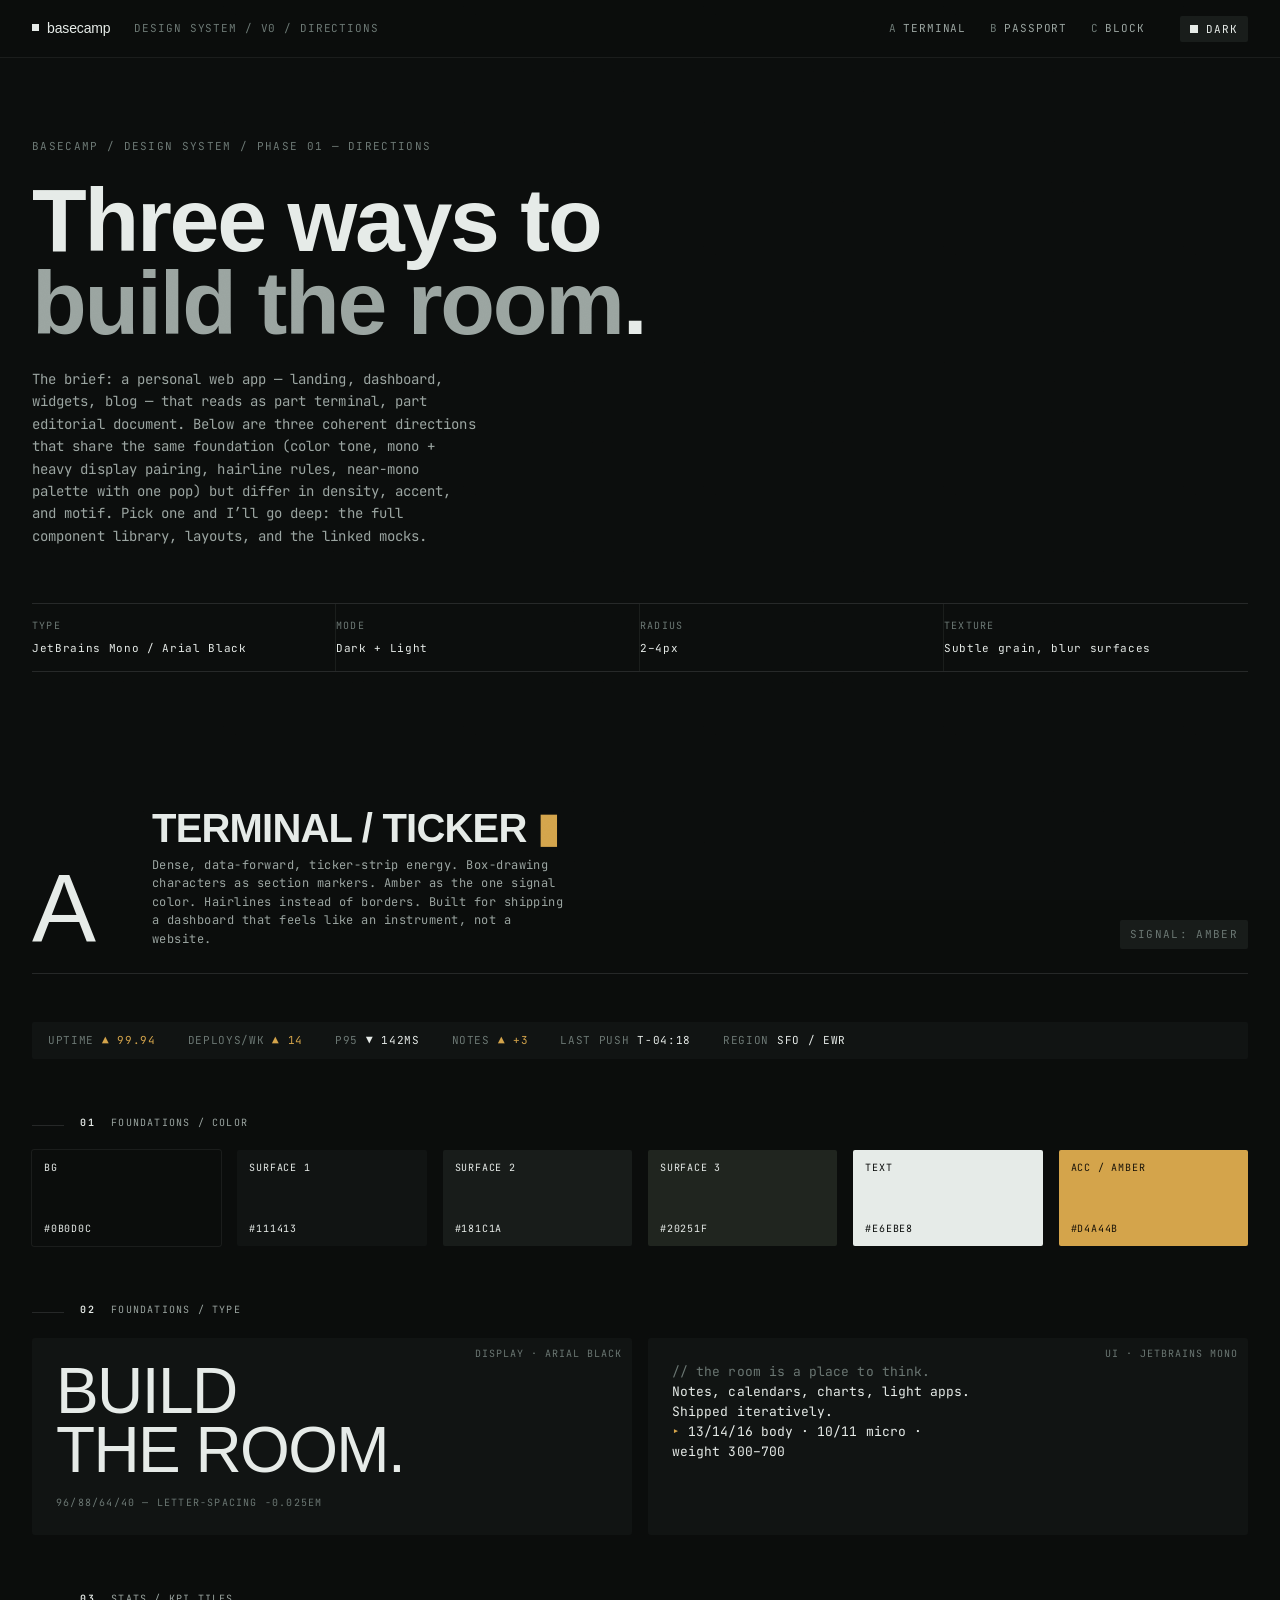
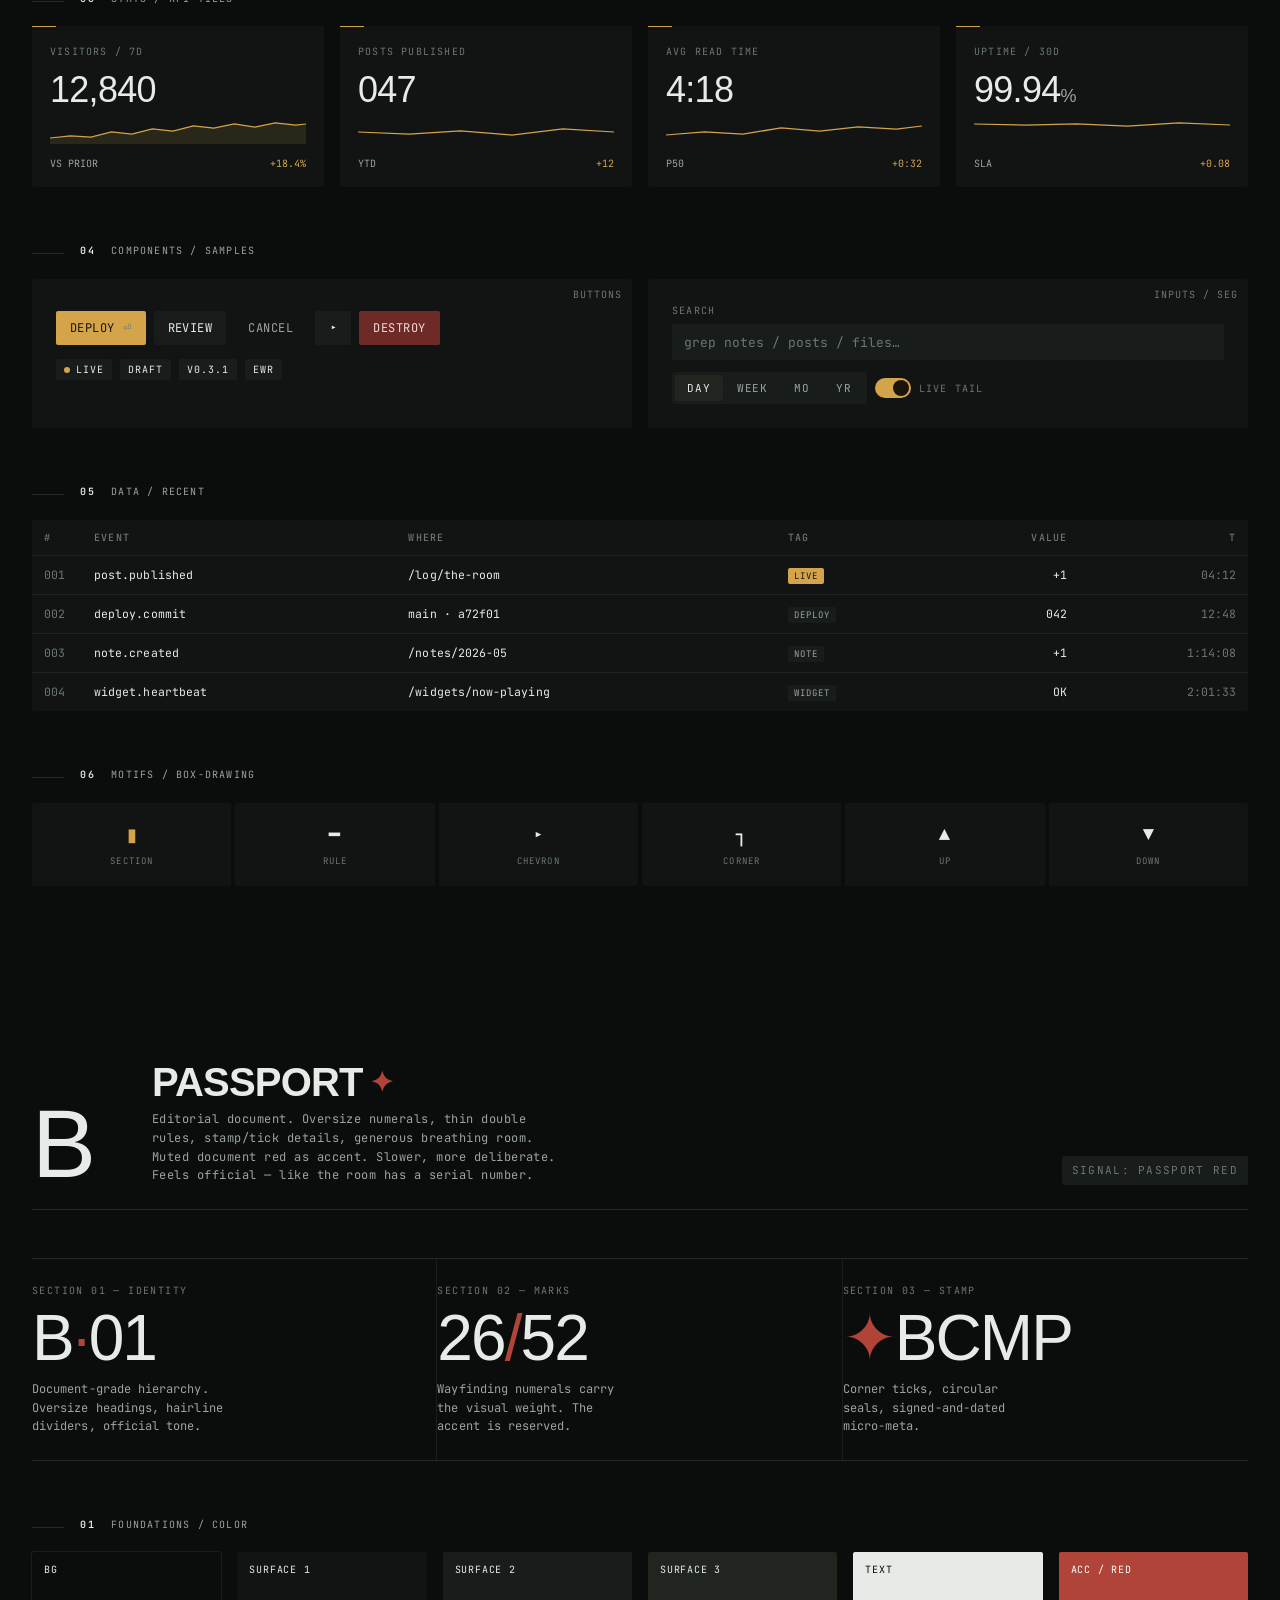
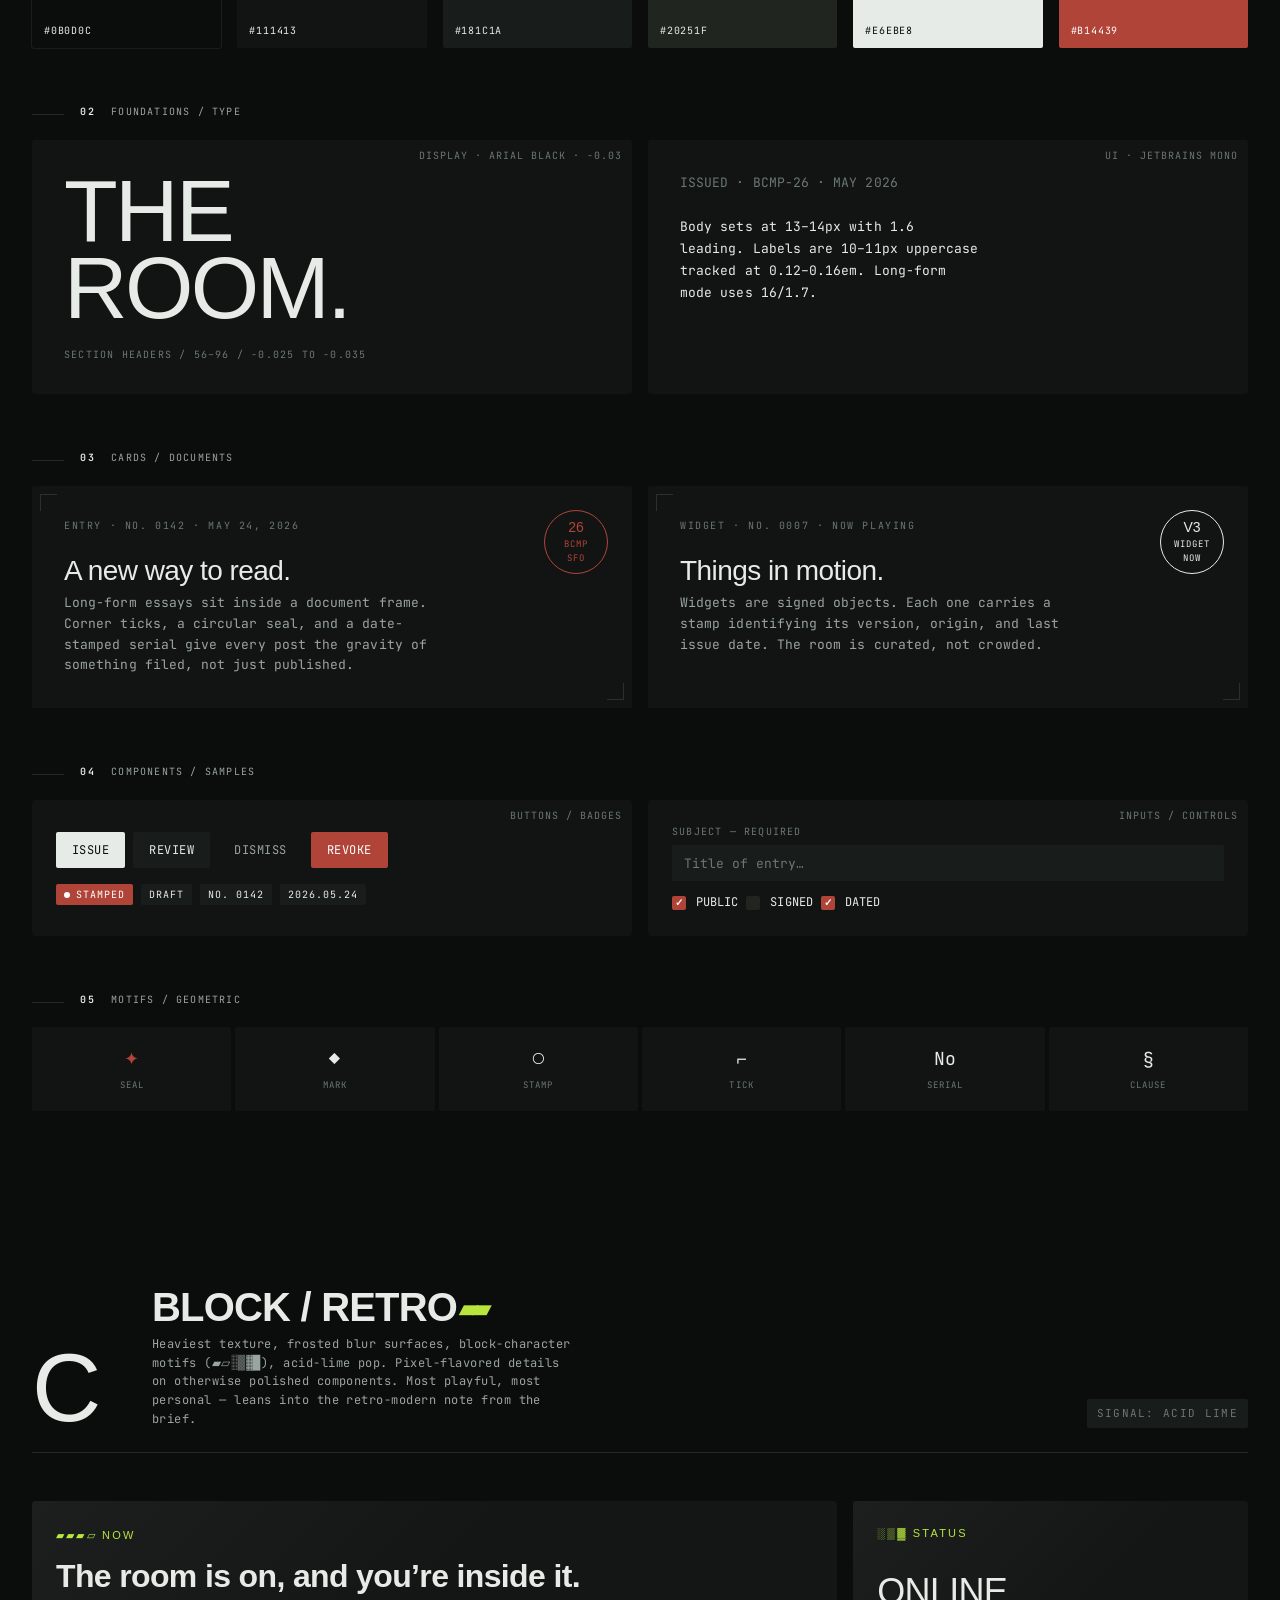
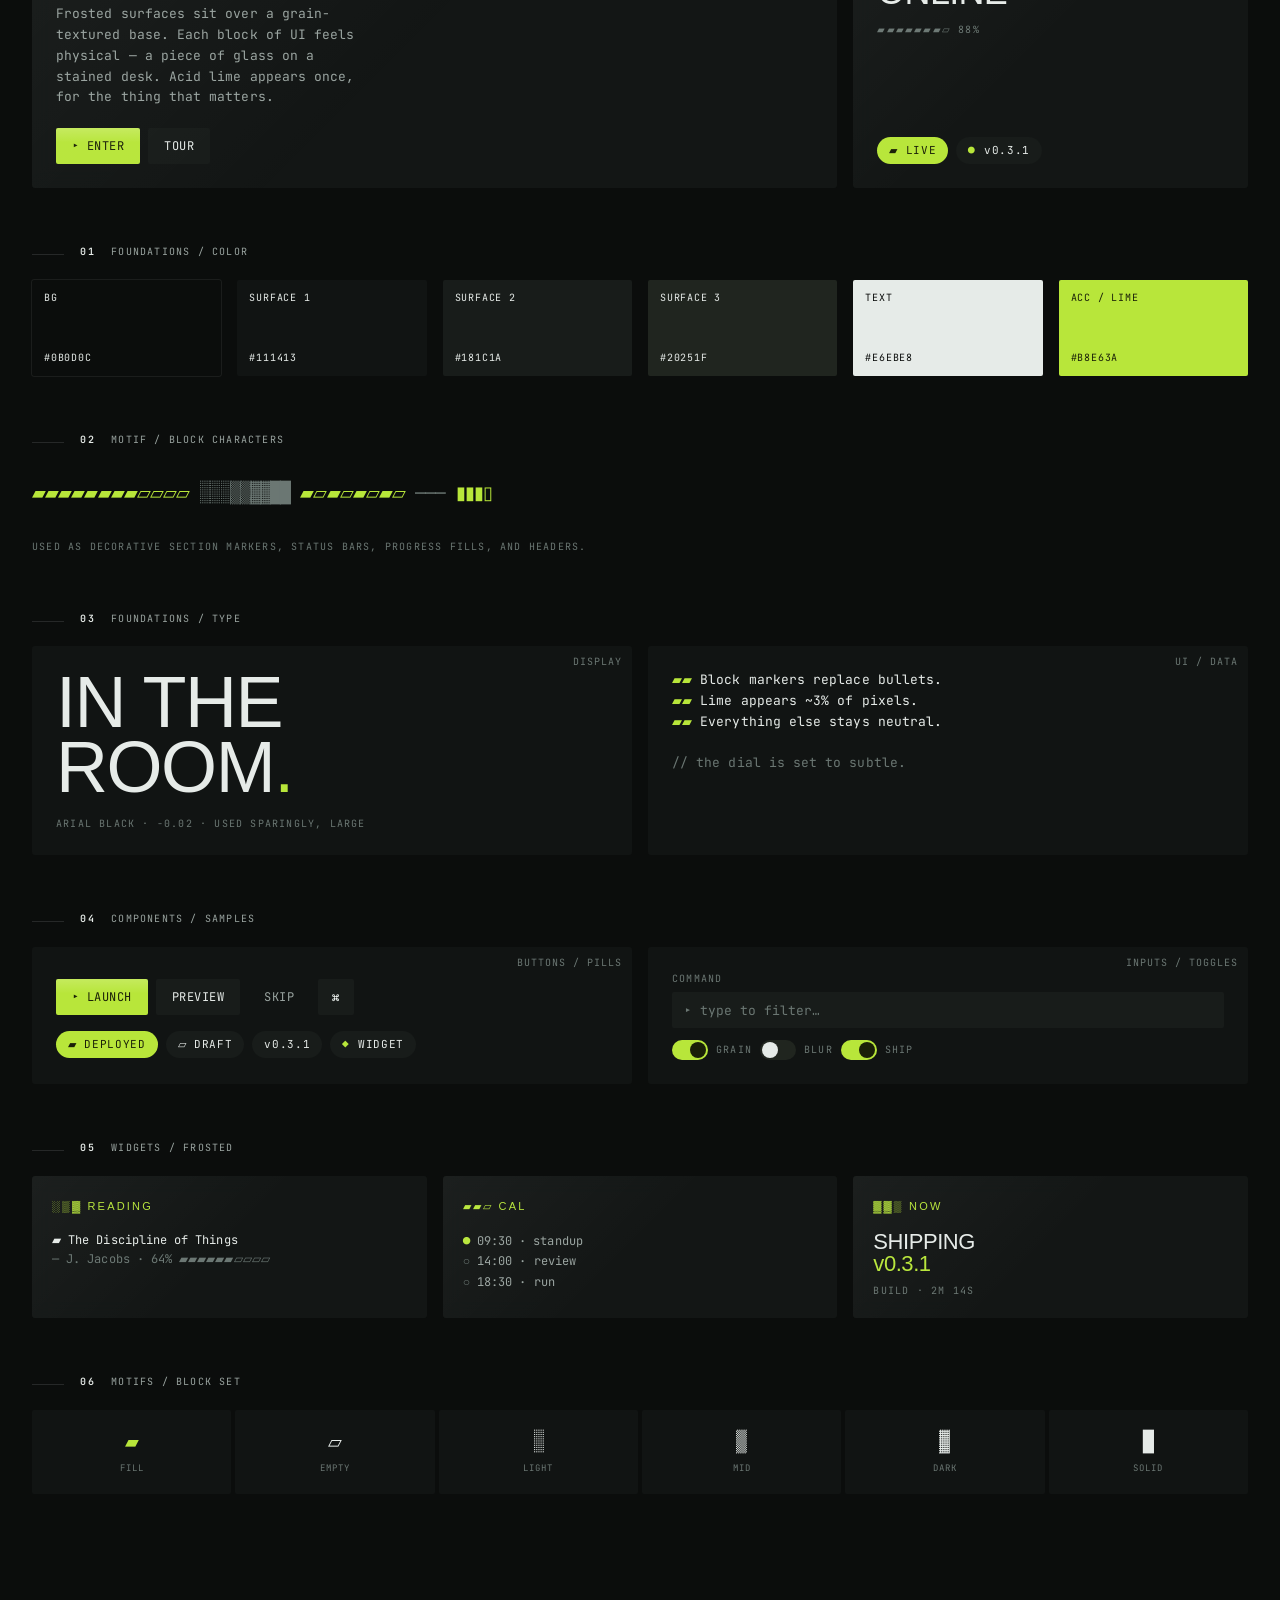
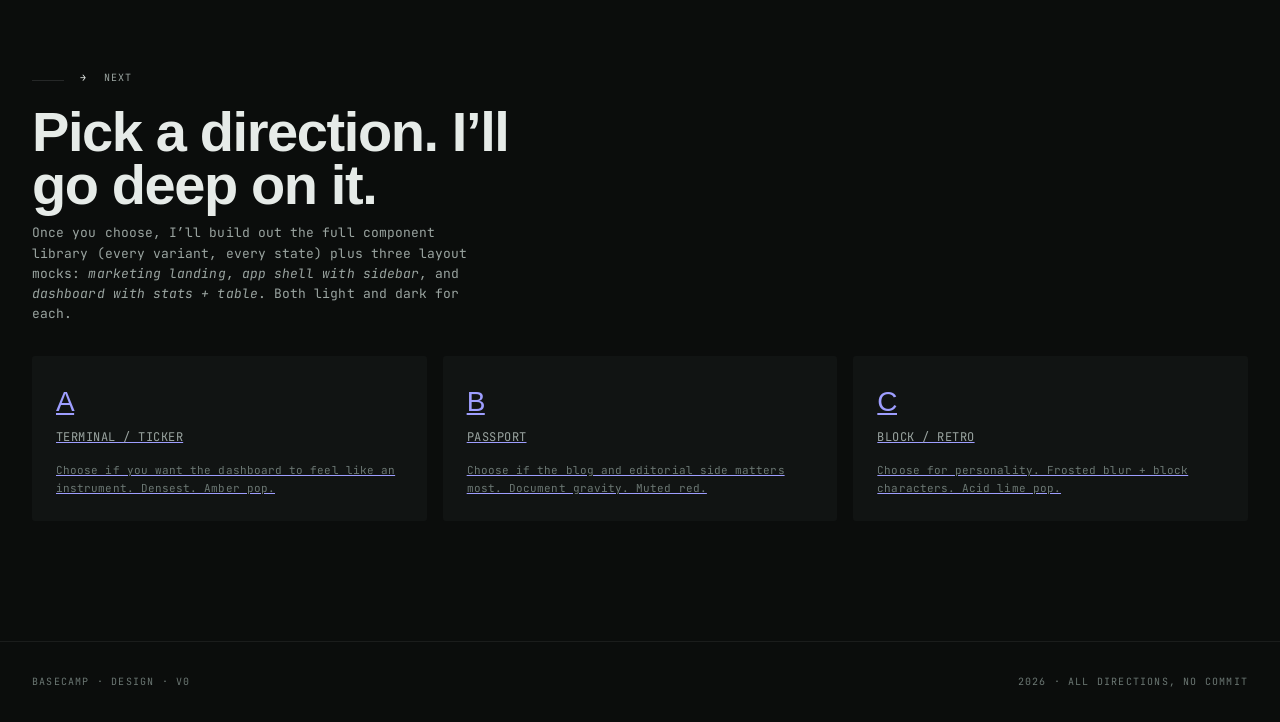
<file: Design Directions.html>
<!doctype html>
<html lang="en" data-theme="dark">
<head>
<meta charset="utf-8" />
<meta name="viewport" content="width=device-width,initial-scale=1" />
<title>basecamp — design directions</title>
<link rel="preconnect" href="https://fonts.googleapis.com" />
<link rel="preconnect" href="https://fonts.gstatic.com" crossorigin />
<link href="https://fonts.googleapis.com/css2?family=JetBrains+Mono:ital,wght@0,300;0,400;0,500;0,600;0,700;1,400&display=swap" rel="stylesheet" />
<style>
/* =========================================================
   FOUNDATIONS — shared by all three directions
   ========================================================= */
:root {
  /* Dark — cool green-tinted */
  --d-bg:        #0b0d0c;
  --d-surface-1: #111413;
  --d-surface-2: #181c1a;
  --d-surface-3: #20251f;
  --d-hairline:  rgba(230,235,232,0.07);
  --d-rule:      rgba(230,235,232,0.12);
  --d-text:      #e6ebe8;
  --d-muted:     #9aa4a0;
  --d-dim:       #6b7773;
  --d-faint:     #4a544f;

  /* Light — warm off-white, slight green tint */
  --l-bg:        #efece4;
  --l-surface-1: #e7e3d9;
  --l-surface-2: #ddd8cb;
  --l-surface-3: #d2ccbd;
  --l-hairline:  rgba(20,22,24,0.07);
  --l-rule:      rgba(20,22,24,0.14);
  --l-text:      #15171a;
  --l-muted:     #4f534e;
  --l-dim:       #7c8079;
  --l-faint:     #a8aca4;

  /* Per-direction accents */
  --acc-a: #d4a44b;     /* sodium amber */
  --acc-b: #b14439;     /* passport red */
  --acc-c: #b8e63a;     /* acid lime */

  /* Type */
  --mono: 'JetBrains Mono', ui-monospace, SFMono-Regular, Menlo, monospace;
  --display: 'Arial Black','Helvetica Neue Bold','Helvetica Bold',Helvetica,Arial,sans-serif;

  /* Radii */
  --r-xs: 2px;
  --r-sm: 3px;
  --r-md: 4px;

  /* Density */
  --max: 1320px;
}

html[data-theme="dark"] {
  --bg: var(--d-bg);
  --surface-1: var(--d-surface-1);
  --surface-2: var(--d-surface-2);
  --surface-3: var(--d-surface-3);
  --hairline:  var(--d-hairline);
  --rule:      var(--d-rule);
  --text:      var(--d-text);
  --muted:     var(--d-muted);
  --dim:       var(--d-dim);
  --faint:     var(--d-faint);
  color-scheme: dark;
}
html[data-theme="light"] {
  --bg: var(--l-bg);
  --surface-1: var(--l-surface-1);
  --surface-2: var(--l-surface-2);
  --surface-3: var(--l-surface-3);
  --hairline:  var(--l-hairline);
  --rule:      var(--l-rule);
  --text:      var(--l-text);
  --muted:     var(--l-muted);
  --dim:       var(--l-dim);
  --faint:     var(--l-faint);
  color-scheme: light;
}

* { box-sizing: border-box; }
html, body { margin: 0; padding: 0; }
body {
  background: var(--bg);
  color: var(--text);
  font-family: var(--mono);
  font-size: 13px;
  line-height: 1.55;
  font-feature-settings: "ss01","ss02","cv11";
  -webkit-font-smoothing: antialiased;
  letter-spacing: 0.005em;
}

/* Grain overlay — texture_intensity 20 */
body::before {
  content: '';
  position: fixed; inset: 0;
  pointer-events: none;
  z-index: 200;
  background-image: url("data:image/svg+xml;utf8,<svg xmlns='http://www.w3.org/2000/svg' width='240' height='240'><filter id='n'><feTurbulence type='fractalNoise' baseFrequency='0.9' numOctaves='2' stitchTiles='stitch'/><feColorMatrix values='0 0 0 0 1  0 0 0 0 1  0 0 0 0 1  0 0 0 0.5 0'/></filter><rect width='100%25' height='100%25' filter='url(%23n)'/></svg>");
  opacity: 0.06;
  mix-blend-mode: overlay;
}
html[data-theme="light"] body::before { opacity: 0.09; mix-blend-mode: multiply; }

/* =========================================================
   TOP NAV
   ========================================================= */
.topnav {
  position: sticky; top: 0; z-index: 50;
  background: color-mix(in oklab, var(--bg) 78%, transparent);
  backdrop-filter: blur(14px) saturate(140%);
  -webkit-backdrop-filter: blur(14px) saturate(140%);
  border-bottom: 1px solid var(--hairline);
}
.topnav-inner {
  max-width: var(--max);
  margin: 0 auto;
  padding: 14px 32px;
  display: flex; align-items: center; gap: 24px;
  font-family: var(--mono);
  font-size: 11px;
  letter-spacing: 0.08em;
  text-transform: uppercase;
}
.brand {
  font-family: var(--display);
  font-size: 14px;
  letter-spacing: -0.01em;
  text-transform: none;
}
.brand .dot { display: inline-block; width: 7px; height: 7px; background: var(--text); margin-right: 8px; vertical-align: 2px; }
.nav-meta { color: var(--dim); }
.dirjump { display: flex; gap: 0; margin-left: auto; }
.dirjump a {
  color: var(--muted);
  text-decoration: none;
  padding: 6px 12px;
  border-radius: var(--r-xs);
  transition: background 120ms, color 120ms;
}
.dirjump a:hover { background: var(--surface-2); color: var(--text); }
.dirjump a .idx { color: var(--dim); margin-right: 6px; }
.theme-toggle {
  background: var(--surface-2);
  color: var(--text);
  border: 0;
  padding: 6px 10px;
  font-family: inherit; font-size: 11px;
  letter-spacing: 0.08em; text-transform: uppercase;
  border-radius: var(--r-xs);
  cursor: pointer;
  display: inline-flex; align-items: center; gap: 8px;
}
.theme-toggle:hover { background: var(--surface-3); }
.theme-toggle .sq { width: 8px; height: 8px; background: var(--text); display: inline-block; }
html[data-theme="light"] .theme-toggle .sq { background: var(--bg); outline: 1px solid var(--text); }

/* =========================================================
   PAGE INTRO
   ========================================================= */
.intro {
  max-width: var(--max);
  margin: 0 auto;
  padding: 80px 32px 40px;
}
.intro .label { color: var(--dim); font-size: 11px; letter-spacing: 0.12em; text-transform: uppercase; margin-bottom: 24px; }
.intro h1 {
  font-family: var(--display);
  font-size: clamp(48px, 7vw, 96px);
  line-height: 0.92;
  letter-spacing: -0.025em;
  margin: 0 0 24px;
  max-width: 14ch;
}
.intro h1 em { font-style: normal; color: var(--muted); }
.intro p {
  max-width: 56ch;
  color: var(--muted);
  font-size: 14px;
  line-height: 1.6;
}
.intro .meta {
  display: grid;
  grid-template-columns: repeat(4, 1fr);
  gap: 0;
  margin-top: 56px;
  border-top: 1px solid var(--rule);
  border-bottom: 1px solid var(--rule);
}
.intro .meta > div {
  padding: 14px 16px 14px 0;
  border-right: 1px solid var(--hairline);
  font-size: 11px;
  letter-spacing: 0.06em;
}
.intro .meta > div:last-child { border-right: 0; }
.intro .meta .k { color: var(--dim); text-transform: uppercase; margin-bottom: 6px; font-size: 10px; letter-spacing: 0.12em;}
.intro .meta .v { color: var(--text); }

/* =========================================================
   DIRECTION WRAPPER
   ========================================================= */
.dir {
  max-width: var(--max);
  margin: 0 auto;
  padding: 96px 32px 80px;
  position: relative;
}
.dir-head {
  display: grid;
  grid-template-columns: 96px 1fr auto;
  gap: 24px;
  align-items: end;
  padding-bottom: 24px;
  margin-bottom: 48px;
  border-bottom: 1px solid var(--rule);
}
.dir-head .num {
  font-family: var(--display);
  font-size: 96px;
  line-height: 0.85;
  letter-spacing: -0.04em;
  color: var(--text);
}
.dir-head .ttl {
  font-family: var(--display);
  font-size: 40px;
  line-height: 1;
  letter-spacing: -0.02em;
  margin: 0;
}
.dir-head .sub {
  color: var(--muted);
  font-size: 12px;
  letter-spacing: 0.04em;
  margin-top: 8px;
  max-width: 60ch;
}
.dir-head .tag {
  font-size: 11px;
  letter-spacing: 0.12em;
  text-transform: uppercase;
  color: var(--dim);
  padding: 6px 10px;
  background: var(--surface-2);
  border-radius: var(--r-xs);
}

/* SECTION (within a direction) */
.sec { margin-top: 56px; }
.sec-head {
  display: flex; align-items: baseline; gap: 16px;
  font-size: 10px; letter-spacing: 0.16em; text-transform: uppercase;
  color: var(--dim);
  margin-bottom: 20px;
}
.sec-head::before {
  content: ''; height: 1px; background: var(--rule); flex: 0 0 32px;
}
.sec-head .num { color: var(--text); font-weight: 600; }
.sec-head .name { color: var(--muted); letter-spacing: 0.12em;}

/* Grid helpers */
.row { display: grid; gap: 16px; }
.row.r2 { grid-template-columns: repeat(2, 1fr); }
.row.r3 { grid-template-columns: repeat(3, 1fr); }
.row.r4 { grid-template-columns: repeat(4, 1fr); }
.row.r5 { grid-template-columns: repeat(5, 1fr); }
.row.r6 { grid-template-columns: repeat(6, 1fr); }

/* SWATCH */
.swatch {
  display: flex; flex-direction: column;
  height: 96px;
  padding: 10px 12px;
  justify-content: space-between;
  font-size: 10px;
  letter-spacing: 0.08em;
  border-radius: var(--r-xs);
}
.swatch .nm { text-transform: uppercase; }
.swatch .hex { font-feature-settings: "tnum"; }

/* COMPONENT TILE — used in samples */
.tile {
  background: var(--surface-1);
  padding: 24px;
  border-radius: var(--r-sm);
  position: relative;
}
.tile .corner {
  position: absolute; top: 8px; right: 10px;
  font-size: 10px; letter-spacing: 0.1em; color: var(--dim);
  text-transform: uppercase;
}
.tile-grid {
  display: grid; gap: 12px;
  grid-template-columns: repeat(auto-fit, minmax(160px, 1fr));
  align-items: start;
}

/* GENERIC INPUTS / BUTTONS used across all directions */
.btn {
  font-family: var(--mono);
  font-size: 12px;
  letter-spacing: 0.04em;
  height: 36px;
  padding: 0 16px;
  border-radius: var(--r-xs);
  border: 0;
  cursor: pointer;
  display: inline-flex; align-items: center; gap: 8px;
  transition: background 120ms, color 120ms, transform 80ms;
}
.btn:active { transform: translateY(1px); }
.btn-primary { background: var(--text); color: var(--bg); }
.btn-primary:hover { background: var(--muted); }
.btn-secondary { background: var(--surface-2); color: var(--text); }
.btn-secondary:hover { background: var(--surface-3); }
.btn-ghost { background: transparent; color: var(--muted); }
.btn-ghost:hover { background: var(--surface-2); color: var(--text); }
.btn-destructive { background: #6e2a26; color: #f3d8d4; }
html[data-theme="light"] .btn-destructive { background: #b14439; color: #fff; }
.btn-icon { width: 36px; padding: 0; justify-content: center; }
.btn .ks { color: var(--dim); font-size: 10px; letter-spacing: 0.06em; }

.input {
  font-family: var(--mono);
  font-size: 13px;
  height: 36px;
  padding: 0 12px;
  background: var(--surface-2);
  color: var(--text);
  border: 0;
  border-radius: var(--r-xs);
  width: 100%;
  outline: 0;
}
.input::placeholder { color: var(--dim); }
.input:focus { background: var(--surface-3); box-shadow: inset 0 0 0 1px var(--rule); }

.field { display: flex; flex-direction: column; gap: 6px; }
.field label { font-size: 10px; letter-spacing: 0.12em; text-transform: uppercase; color: var(--dim); }

/* Badge */
.badge {
  display: inline-flex; align-items: center; gap: 6px;
  font-size: 10px; letter-spacing: 0.1em; text-transform: uppercase;
  padding: 3px 8px;
  background: var(--surface-2); color: var(--text);
  border-radius: var(--r-xs);
}
.badge .dot { width: 6px; height: 6px; border-radius: 50%; background: var(--muted); }

/* Table baseline */
.tbl { width: 100%; border-collapse: collapse; font-size: 12px; }
.tbl th, .tbl td { text-align: left; padding: 10px 12px; }
.tbl thead th { color: var(--dim); font-weight: 500; font-size: 10px; letter-spacing: 0.12em; text-transform: uppercase; background: var(--surface-1); }
.tbl tbody tr { border-top: 1px solid var(--hairline); }
.tbl tbody tr:hover { background: var(--surface-2); }
.tbl .num { font-feature-settings: "tnum"; text-align: right; }

/* ─────────────────────────────────────────────────────────
   DIRECTION A — TERMINAL / TICKER
   ───────────────────────────────────────────────────────── */
.dir-a { --acc: var(--acc-a); }
.dir-a .dir-head .ttl::after { content: ' ▮'; color: var(--acc); }
.dir-a .swatch-a-bg     { background: var(--bg);       color: var(--text); outline: 1px solid var(--hairline);}
.dir-a .swatch-a-s1     { background: var(--surface-1); color: var(--text); }
.dir-a .swatch-a-s2     { background: var(--surface-2); color: var(--text); }
.dir-a .swatch-a-s3     { background: var(--surface-3); color: var(--text); }
.dir-a .swatch-a-text   { background: var(--text);     color: var(--bg);   }
.dir-a .swatch-a-acc    { background: var(--acc);      color: #1a1409;     }

/* Ticker strip */
.ticker {
  background: var(--surface-1);
  padding: 10px 16px;
  display: flex; gap: 32px;
  font-size: 11px;
  letter-spacing: 0.06em;
  overflow: hidden;
  border-radius: var(--r-xs);
}
.ticker .item { display: inline-flex; gap: 8px; align-items: baseline; white-space: nowrap; }
.ticker .item .k { color: var(--dim); text-transform: uppercase; }
.ticker .item .v { color: var(--text); font-feature-settings: "tnum"; }
.ticker .item.up .v { color: var(--acc); }
.ticker .item.up .v::before { content: '▲ '; }
.ticker .item.down .v::before { content: '▼ '; }

/* Dense KPI tiles */
.kpi-a {
  background: var(--surface-1);
  padding: 18px 18px 16px;
  border-radius: var(--r-xs);
  display: flex; flex-direction: column; gap: 12px;
  position: relative;
}
.kpi-a .label { font-size: 10px; letter-spacing: 0.12em; text-transform: uppercase; color: var(--dim); }
.kpi-a .value { font-family: var(--display); font-size: 36px; letter-spacing: -0.02em; line-height: 1; }
.kpi-a .meta { display:flex; justify-content: space-between; font-size: 10px; color: var(--muted); }
.kpi-a .meta .delta { color: var(--acc); font-feature-settings: "tnum"; }
.kpi-a .spark { height: 24px; }
.kpi-a::before {
  content: ''; position: absolute; top: 0; left: 0; width: 24px; height: 1px;
  background: var(--acc);
}

/* Dir-A buttons override (sharper) */
.dir-a .btn { border-radius: var(--r-xs); height: 34px; padding: 0 14px; }
.dir-a .btn-primary { background: var(--acc); color: #1a1409; }
.dir-a .btn-primary:hover { background: #e6b865; }

/* Dir-A list/table dense */
.dir-a .tbl tbody td { font-size: 11.5px; font-feature-settings: "tnum"; }
.dir-a .tbl td .tag {
  font-size: 9px; letter-spacing: 0.12em; text-transform: uppercase;
  padding: 2px 6px; background: var(--surface-2); color: var(--muted);
  border-radius: 2px;
}
.dir-a .tbl td .tag.live { background: var(--acc); color: #1a1409; }

/* ─────────────────────────────────────────────────────────
   DIRECTION B — PASSPORT
   ───────────────────────────────────────────────────────── */
.dir-b { --acc: var(--acc-b); }
.dir-b .dir-head .ttl::after { content: ' ✦'; color: var(--acc); font-size: 28px; vertical-align: 4px; }

.dir-b .swatch-b-bg     { background: var(--bg);       color: var(--text); outline: 1px solid var(--hairline);}
.dir-b .swatch-b-s1     { background: var(--surface-1); color: var(--text); }
.dir-b .swatch-b-s2     { background: var(--surface-2); color: var(--text); }
.dir-b .swatch-b-s3     { background: var(--surface-3); color: var(--text); }
.dir-b .swatch-b-text   { background: var(--text);     color: var(--bg);   }
.dir-b .swatch-b-acc    { background: var(--acc);      color: #fff;        }

/* Stamped card */
.stamp-card {
  background: var(--surface-1);
  padding: 32px;
  border-radius: var(--r-xs);
  position: relative;
  overflow: hidden;
}
.stamp-card::before, .stamp-card::after {
  content: ''; position: absolute; width: 16px; height: 16px;
  border: 1px solid var(--rule);
}
.stamp-card::before { top: 8px; left: 8px; border-right: 0; border-bottom: 0; }
.stamp-card::after { bottom: 8px; right: 8px; border-left: 0; border-top: 0; }
.stamp-card .h {
  font-family: var(--display);
  font-size: 28px; line-height: 1; letter-spacing: -0.02em;
  margin: 0 0 8px;
}
.stamp-card .seq { font-size: 10px; letter-spacing: 0.16em; text-transform: uppercase; color: var(--dim); margin-bottom: 24px;}
.stamp-card .body { color: var(--muted); font-size: 13px; line-height: 1.6; max-width: 48ch; }
.stamp-card .seal {
  position: absolute; top: 24px; right: 24px;
  width: 64px; height: 64px;
  border: 1px solid var(--acc);
  border-radius: 50%;
  display: grid; place-items: center;
  font-size: 9px; letter-spacing: 0.12em; text-transform: uppercase;
  color: var(--acc);
  text-align: center;
}
.stamp-card .seal .yr { font-family: var(--display); font-size: 14px; letter-spacing: 0; }

/* Dir-B big numeral display */
.b-numeral-row {
  display: grid;
  grid-template-columns: repeat(3, 1fr);
  border-top: 1px solid var(--rule);
  border-bottom: 1px solid var(--rule);
}
.b-numeral-row > div {
  padding: 24px 24px 24px 0;
  border-right: 1px solid var(--hairline);
  display: flex; flex-direction: column; gap: 12px;
}
.b-numeral-row > div:last-child { border-right: 0; }
.b-numeral-row .num {
  font-family: var(--display);
  font-size: 64px; line-height: 0.9; letter-spacing: -0.03em;
}
.b-numeral-row .num em { font-style: normal; color: var(--acc); }
.b-numeral-row .lbl { font-size: 10px; letter-spacing: 0.14em; text-transform: uppercase; color: var(--dim); }
.b-numeral-row .desc { color: var(--muted); font-size: 12px; max-width: 28ch; }

.dir-b .btn-primary { background: var(--text); color: var(--bg); }
.dir-b .btn-primary:hover { background: var(--muted); }
.dir-b .btn-destructive { background: var(--acc); color: #fff; }
.dir-b .badge.acc { background: var(--acc); color: #fff; }

/* ─────────────────────────────────────────────────────────
   DIRECTION C — BLOCK / RETRO
   ───────────────────────────────────────────────────────── */
.dir-c { --acc: var(--acc-c); }
.dir-c .dir-head .ttl::after { content: ' ▰▰'; color: var(--acc); font-size: 24px; vertical-align: 4px; letter-spacing: -0.2em;}

.dir-c .swatch-c-bg     { background: var(--bg);       color: var(--text); outline: 1px solid var(--hairline);}
.dir-c .swatch-c-s1     { background: var(--surface-1); color: var(--text); }
.dir-c .swatch-c-s2     { background: var(--surface-2); color: var(--text); }
.dir-c .swatch-c-s3     { background: var(--surface-3); color: var(--text); }
.dir-c .swatch-c-text   { background: var(--text);     color: var(--bg);   }
.dir-c .swatch-c-acc    { background: var(--acc);      color: #1a2008;     }

/* Frosted card */
.frost {
  background: color-mix(in oklab, var(--surface-2) 70%, transparent);
  backdrop-filter: blur(10px) saturate(130%);
  -webkit-backdrop-filter: blur(10px) saturate(130%);
  padding: 24px;
  border-radius: var(--r-sm);
  position: relative;
  overflow: hidden;
}
.frost::after {
  content: ''; position: absolute; inset: 0; pointer-events: none;
  background: linear-gradient(135deg, rgba(255,255,255,0.04), transparent 50%);
}
html[data-theme="light"] .frost::after {
  background: linear-gradient(135deg, rgba(255,255,255,0.5), transparent 50%);
}
.frost .blockmark {
  font-family: var(--display);
  font-size: 11px; letter-spacing: 0.2em;
  color: var(--acc);
  margin-bottom: 16px;
  display: inline-block;
}
.frost .h {
  font-family: var(--display);
  font-size: 32px; line-height: 1; letter-spacing: -0.02em;
  margin: 0 0 12px;
}
.frost p { color: var(--muted); margin: 0; font-size: 13px; line-height: 1.6; max-width: 38ch; }

/* Block-character motif */
.block-strip {
  font-family: var(--mono);
  font-size: 18px;
  letter-spacing: -0.05em;
  color: var(--acc);
  margin: 32px 0;
  user-select: none;
}
.block-strip .dim { color: var(--dim); }

/* Pixel button */
.dir-c .btn-primary {
  background: var(--acc);
  color: #1a2008;
  position: relative;
}
.dir-c .btn-primary::before {
  content: ''; position: absolute; inset: 0;
  background: linear-gradient(180deg, rgba(255,255,255,0.18), transparent 40%);
  border-radius: inherit;
  pointer-events: none;
}

/* Pill */
.pill {
  display: inline-flex; align-items: center; gap: 8px;
  background: var(--surface-2);
  color: var(--text);
  padding: 5px 12px;
  border-radius: 999px;
  font-size: 11px;
  letter-spacing: 0.06em;
}
.pill .ac { color: var(--acc); }
.pill.acc { background: var(--acc); color: #1a2008; }

/* Toggles */
.toggle {
  width: 36px; height: 20px;
  background: var(--surface-3);
  border-radius: 999px;
  position: relative;
  cursor: pointer;
  flex-shrink: 0;
}
.toggle::after {
  content: ''; position: absolute;
  top: 2px; left: 2px; width: 16px; height: 16px;
  background: var(--text); border-radius: 50%;
  transition: transform 160ms;
}
.toggle.on { background: var(--acc); }
.toggle.on::after { transform: translateX(16px); background: #1a2008; }
.dir-a .toggle.on { background: var(--acc-a); }
.dir-a .toggle.on::after { background: #1a1409; }
.dir-b .toggle.on { background: var(--acc-b); }
.dir-b .toggle.on::after { background: #fff; }

/* Radio/checkbox squares */
.check {
  display: inline-flex; align-items: center; gap: 10px;
  font-size: 12px;
  cursor: pointer;
}
.check .box {
  width: 14px; height: 14px;
  background: var(--surface-3);
  border-radius: 2px;
  display: grid; place-items: center;
  flex-shrink: 0;
}
.check.on .box { background: var(--acc); }
.check.on .box::after { content: '✓'; color: #1a2008; font-size: 10px; line-height: 1; font-weight: 700; }
.dir-a .check.on .box { background: var(--acc-a); }
.dir-a .check.on .box::after { color: #1a1409; }
.dir-b .check.on .box { background: var(--acc-b); }
.dir-b .check.on .box::after { color: #fff; }

/* Segmented */
.seg {
  display: inline-flex;
  background: var(--surface-2);
  padding: 3px;
  border-radius: var(--r-sm);
  gap: 2px;
}
.seg button {
  background: transparent; border: 0; color: var(--muted);
  font-family: var(--mono); font-size: 11px;
  letter-spacing: 0.08em; text-transform: uppercase;
  padding: 6px 12px;
  border-radius: var(--r-xs);
  cursor: pointer;
}
.seg button.on { background: var(--surface-3); color: var(--text); }

/* Spark SVG */
.spark-svg { width: 100%; height: 24px; display: block; overflow: visible; }
.spark-svg path.line { fill: none; stroke: var(--acc); stroke-width: 1.25; vector-effect: non-scaling-stroke; }
.spark-svg path.area { fill: var(--acc); opacity: 0.12; }
.dir-a .spark-svg path.line { stroke: var(--acc-a); }
.dir-a .spark-svg path.area { fill: var(--acc-a); }
.dir-b .spark-svg path.line { stroke: var(--acc-b); }
.dir-b .spark-svg path.area { fill: var(--acc-b); }

/* Symbol motif rows */
.motifs {
  display: grid; grid-template-columns: repeat(6, 1fr);
  gap: 4px;
  margin-top: 16px;
}
.motif {
  background: var(--surface-1);
  padding: 18px 0;
  text-align: center;
  border-radius: var(--r-xs);
  font-size: 18px;
  color: var(--text);
}
.motif.acc { color: var(--acc); }
.motif .lbl { display: block; font-size: 9px; letter-spacing: 0.12em; color: var(--dim); text-transform: uppercase; margin-top: 6px; }

/* =========================================================
   FINAL NEXT-STEPS BLOCK
   ========================================================= */
.next {
  max-width: var(--max);
  margin: 0 auto;
  padding: 96px 32px 120px;
}
.next .row {
  display: grid; grid-template-columns: repeat(3, 1fr); gap: 16px;
  margin-top: 32px;
}
.next .pick {
  background: var(--surface-1);
  padding: 24px;
  border-radius: var(--r-sm);
  cursor: pointer;
}
.next .pick .n { font-family: var(--display); font-size: 28px; letter-spacing: -0.02em; }
.next .pick .ttl { font-size: 12px; color: var(--muted); margin-top: 4px; letter-spacing: 0.04em; }
.next .pick .why { color: var(--dim); font-size: 11px; line-height: 1.6; margin-top: 16px; }

footer {
  max-width: var(--max);
  margin: 0 auto;
  padding: 32px;
  font-size: 10px; letter-spacing: 0.12em; text-transform: uppercase;
  color: var(--dim);
  display: flex; justify-content: space-between;
  border-top: 1px solid var(--hairline);
}

/* utilities */
.col { display: flex; flex-direction: column; gap: 12px; }
.h-stack { display: flex; gap: 8px; align-items: center; flex-wrap: wrap; }
.kbd {
  background: var(--surface-2); color: var(--muted);
  padding: 1px 6px; border-radius: 2px;
  font-size: 10px;
}
.faint { color: var(--dim); }
.dim { color: var(--muted); }
.tnum { font-feature-settings: "tnum"; }
.uc { text-transform: uppercase; letter-spacing: 0.12em; font-size: 10px; }

@media (max-width: 900px) {
  .dir-head { grid-template-columns: 64px 1fr; }
  .dir-head .tag { grid-column: 2; justify-self: start; }
  .b-numeral-row { grid-template-columns: 1fr; }
  .b-numeral-row > div { border-right: 0; border-bottom: 1px solid var(--hairline); }
  .intro .meta { grid-template-columns: repeat(2, 1fr); }
  .next .row { grid-template-columns: 1fr; }
  .row.r4, .row.r5, .row.r6 { grid-template-columns: repeat(2, 1fr); }
}
</style>
</head>
<body data-screen-label="Design Directions">

<!-- ====================== TOP NAV ====================== -->
<nav class="topnav">
  <div class="topnav-inner">
    <span class="brand"><span class="dot"></span>basecamp</span>
    <span class="nav-meta">design system / v0 / directions</span>
    <span class="dirjump">
      <a href="#dir-a"><span class="idx">A</span>TERMINAL</a>
      <a href="#dir-b"><span class="idx">B</span>PASSPORT</a>
      <a href="#dir-c"><span class="idx">C</span>BLOCK</a>
    </span>
    <button class="theme-toggle" onclick="toggleTheme()">
      <span class="sq"></span><span id="theme-label">DARK</span>
    </button>
  </div>
</nav>

<!-- ====================== INTRO ====================== -->
<section class="intro" data-screen-label="00 Intro">
  <div class="label">basecamp / design system / phase 01 — directions</div>
  <h1>Three ways to <em>build the room</em>.</h1>
  <p>
    The brief: a personal web app — landing, dashboard, widgets, blog — that reads as part terminal,
    part editorial document. Below are three coherent directions that share the same foundation
    (color tone, mono + heavy display pairing, hairline rules, near-mono palette with one pop) but
    differ in density, accent, and motif. Pick one and I&rsquo;ll go deep: the full component
    library, layouts, and the linked mocks.
  </p>
  <div class="meta">
    <div><div class="k">Type</div><div class="v">JetBrains Mono / Arial Black</div></div>
    <div><div class="k">Mode</div><div class="v">Dark + Light</div></div>
    <div><div class="k">Radius</div><div class="v">2–4px</div></div>
    <div><div class="k">Texture</div><div class="v">Subtle grain, blur surfaces</div></div>
  </div>
</section>

<!-- ====================== DIRECTION A — TERMINAL / TICKER ====================== -->
<section id="dir-a" class="dir dir-a" data-screen-label="A — Terminal/Ticker">
  <header class="dir-head">
    <div class="num">A</div>
    <div>
      <h2 class="ttl">TERMINAL / TICKER</h2>
      <div class="sub">
        Dense, data-forward, ticker-strip energy. Box-drawing characters as section markers.
        Amber as the one signal color. Hairlines instead of borders. Built for shipping a dashboard
        that feels like an instrument, not a website.
      </div>
    </div>
    <div class="tag">SIGNAL: AMBER</div>
  </header>

  <!-- Ticker -->
  <div class="ticker">
    <span class="item up"><span class="k">UPTIME</span><span class="v">99.94</span></span>
    <span class="item up"><span class="k">DEPLOYS/WK</span><span class="v">14</span></span>
    <span class="item down"><span class="k">P95</span><span class="v">142MS</span></span>
    <span class="item up"><span class="k">NOTES</span><span class="v">+3</span></span>
    <span class="item"><span class="k">LAST PUSH</span><span class="v">T-04:18</span></span>
    <span class="item"><span class="k">REGION</span><span class="v">SFO / EWR</span></span>
  </div>

  <!-- Foundations -->
  <div class="sec">
    <div class="sec-head"><span class="num">01</span><span class="name">FOUNDATIONS / COLOR</span></div>
    <div class="row r6">
      <div class="swatch swatch-a-bg"><span class="nm">BG</span><span class="hex">#0B0D0C</span></div>
      <div class="swatch swatch-a-s1"><span class="nm">SURFACE 1</span><span class="hex">#111413</span></div>
      <div class="swatch swatch-a-s2"><span class="nm">SURFACE 2</span><span class="hex">#181C1A</span></div>
      <div class="swatch swatch-a-s3"><span class="nm">SURFACE 3</span><span class="hex">#20251F</span></div>
      <div class="swatch swatch-a-text"><span class="nm">TEXT</span><span class="hex">#E6EBE8</span></div>
      <div class="swatch swatch-a-acc"><span class="nm">ACC / AMBER</span><span class="hex">#D4A44B</span></div>
    </div>
  </div>

  <!-- Type -->
  <div class="sec">
    <div class="sec-head"><span class="num">02</span><span class="name">FOUNDATIONS / TYPE</span></div>
    <div class="row r2">
      <div class="tile">
        <div class="corner">DISPLAY · ARIAL BLACK</div>
        <div style="font-family: var(--display); font-size: 64px; line-height: 0.92; letter-spacing: -0.025em;">
          BUILD<br/>THE ROOM.
        </div>
        <div class="uc faint" style="margin-top:16px">96/88/64/40 — letter-spacing -0.025em</div>
      </div>
      <div class="tile">
        <div class="corner">UI · JETBRAINS MONO</div>
        <div style="font-family: var(--mono); font-size: 13px; line-height: 1.55; max-width: 38ch;">
          <span class="faint">// the room is a place to think.</span><br/>
          Notes, calendars, charts, light apps. Shipped iteratively.<br/>
          <span style="color: var(--acc-a)">▸</span> 13/14/16 body · 10/11 micro · weight 300–700
        </div>
      </div>
    </div>
  </div>

  <!-- KPI tiles -->
  <div class="sec">
    <div class="sec-head"><span class="num">03</span><span class="name">STATS / KPI TILES</span></div>
    <div class="row r4">
      <div class="kpi-a">
        <div class="label">VISITORS / 7D</div>
        <div class="value tnum">12,840</div>
        <svg class="spark spark-svg" viewBox="0 0 100 24" preserveAspectRatio="none">
          <path class="area" d="M0,18 L8,16 L16,17 L24,12 L32,14 L40,9 L48,11 L56,6 L64,8 L72,4 L80,7 L88,3 L96,5 L100,4 L100,24 L0,24 Z"/>
          <path class="line" d="M0,18 L8,16 L16,17 L24,12 L32,14 L40,9 L48,11 L56,6 L64,8 L72,4 L80,7 L88,3 L96,5 L100,4"/>
        </svg>
        <div class="meta"><span>VS PRIOR</span><span class="delta">+18.4%</span></div>
      </div>
      <div class="kpi-a">
        <div class="label">POSTS PUBLISHED</div>
        <div class="value tnum">047</div>
        <svg class="spark spark-svg" viewBox="0 0 100 24" preserveAspectRatio="none">
          <path class="line" d="M0,12 L20,14 L40,11 L60,15 L80,9 L100,12"/>
        </svg>
        <div class="meta"><span>YTD</span><span class="delta">+12</span></div>
      </div>
      <div class="kpi-a">
        <div class="label">AVG READ TIME</div>
        <div class="value tnum">4:18</div>
        <svg class="spark spark-svg" viewBox="0 0 100 24" preserveAspectRatio="none">
          <path class="line" d="M0,15 L15,12 L30,14 L45,8 L60,11 L75,7 L90,9 L100,6"/>
        </svg>
        <div class="meta"><span>P50</span><span class="delta">+0:32</span></div>
      </div>
      <div class="kpi-a">
        <div class="label">UPTIME / 30D</div>
        <div class="value tnum">99.94<span style="font-size: 18px; color: var(--muted)">%</span></div>
        <svg class="spark spark-svg" viewBox="0 0 100 24" preserveAspectRatio="none">
          <path class="line" d="M0,4 L20,5 L40,4 L60,6 L80,3 L100,5"/>
        </svg>
        <div class="meta"><span>SLA</span><span class="delta">+0.08</span></div>
      </div>
    </div>
  </div>

  <!-- Components -->
  <div class="sec">
    <div class="sec-head"><span class="num">04</span><span class="name">COMPONENTS / SAMPLES</span></div>
    <div class="row r2">
      <div class="tile">
        <div class="corner">BUTTONS</div>
        <div class="h-stack" style="margin-top: 8px;">
          <button class="btn btn-primary">DEPLOY<span class="ks">⏎</span></button>
          <button class="btn btn-secondary">REVIEW</button>
          <button class="btn btn-ghost">CANCEL</button>
          <button class="btn btn-icon btn-secondary">▸</button>
          <button class="btn btn-destructive">DESTROY</button>
        </div>
        <div class="h-stack" style="margin-top: 14px;">
          <span class="badge"><span class="dot" style="background: var(--acc-a)"></span>LIVE</span>
          <span class="badge">DRAFT</span>
          <span class="badge">v0.3.1</span>
          <span class="badge">EWR</span>
        </div>
      </div>

      <div class="tile">
        <div class="corner">INPUTS / SEG</div>
        <div class="col">
          <div class="field"><label>SEARCH</label>
            <input class="input" placeholder="grep notes / posts / files…" />
          </div>
          <div class="h-stack">
            <div class="seg">
              <button class="on">DAY</button>
              <button>WEEK</button>
              <button>MO</button>
              <button>YR</button>
            </div>
            <div class="toggle on dir-a-toggle" onclick="this.classList.toggle('on')"></div>
            <span class="faint uc">LIVE TAIL</span>
          </div>
        </div>
      </div>
    </div>
  </div>

  <!-- Table -->
  <div class="sec">
    <div class="sec-head"><span class="num">05</span><span class="name">DATA / RECENT</span></div>
    <div style="background: var(--surface-1); border-radius: var(--r-xs); overflow: hidden;">
      <table class="tbl">
        <thead>
          <tr><th style="width:50px">#</th><th>EVENT</th><th>WHERE</th><th>TAG</th><th class="num">VALUE</th><th class="num">T</th></tr>
        </thead>
        <tbody>
          <tr><td class="faint tnum">001</td><td>post.published</td><td>/log/the-room</td><td><span class="tag live">LIVE</span></td><td class="num tnum">+1</td><td class="num faint tnum">04:12</td></tr>
          <tr><td class="faint tnum">002</td><td>deploy.commit</td><td>main · a72f01</td><td><span class="tag">DEPLOY</span></td><td class="num tnum">042</td><td class="num faint tnum">12:48</td></tr>
          <tr><td class="faint tnum">003</td><td>note.created</td><td>/notes/2026-05</td><td><span class="tag">NOTE</span></td><td class="num tnum">+1</td><td class="num faint tnum">1:14:08</td></tr>
          <tr><td class="faint tnum">004</td><td>widget.heartbeat</td><td>/widgets/now-playing</td><td><span class="tag">WIDGET</span></td><td class="num tnum">OK</td><td class="num faint tnum">2:01:33</td></tr>
        </tbody>
      </table>
    </div>
  </div>

  <!-- Motifs -->
  <div class="sec">
    <div class="sec-head"><span class="num">06</span><span class="name">MOTIFS / BOX-DRAWING</span></div>
    <div class="motifs">
      <div class="motif acc">▮<span class="lbl">SECTION</span></div>
      <div class="motif">━<span class="lbl">RULE</span></div>
      <div class="motif">▸<span class="lbl">CHEVRON</span></div>
      <div class="motif">┐<span class="lbl">CORNER</span></div>
      <div class="motif">▲<span class="lbl">UP</span></div>
      <div class="motif">▼<span class="lbl">DOWN</span></div>
    </div>
  </div>
</section>

<!-- ====================== DIRECTION B — PASSPORT ====================== -->
<section id="dir-b" class="dir dir-b" data-screen-label="B — Passport">
  <header class="dir-head">
    <div class="num">B</div>
    <div>
      <h2 class="ttl">PASSPORT</h2>
      <div class="sub">
        Editorial document. Oversize numerals, thin double rules, stamp/tick details, generous
        breathing room. Muted document red as accent. Slower, more deliberate. Feels official —
        like the room has a serial number.
      </div>
    </div>
    <div class="tag">SIGNAL: PASSPORT RED</div>
  </header>

  <!-- Big numerals row -->
  <div class="b-numeral-row">
    <div>
      <div class="lbl">SECTION 01 — IDENTITY</div>
      <div class="num">B<em>·</em>01</div>
      <div class="desc">Document-grade hierarchy. Oversize headings, hairline dividers, official tone.</div>
    </div>
    <div>
      <div class="lbl">SECTION 02 — MARKS</div>
      <div class="num">26<em>/</em>52</div>
      <div class="desc">Wayfinding numerals carry the visual weight. The accent is reserved.</div>
    </div>
    <div>
      <div class="lbl">SECTION 03 — STAMP</div>
      <div class="num"><em>✦</em>BCMP</div>
      <div class="desc">Corner ticks, circular seals, signed-and-dated micro-meta.</div>
    </div>
  </div>

  <!-- Foundations -->
  <div class="sec">
    <div class="sec-head"><span class="num">01</span><span class="name">FOUNDATIONS / COLOR</span></div>
    <div class="row r6">
      <div class="swatch swatch-b-bg"><span class="nm">BG</span><span class="hex">#0B0D0C</span></div>
      <div class="swatch swatch-b-s1"><span class="nm">SURFACE 1</span><span class="hex">#111413</span></div>
      <div class="swatch swatch-b-s2"><span class="nm">SURFACE 2</span><span class="hex">#181C1A</span></div>
      <div class="swatch swatch-b-s3"><span class="nm">SURFACE 3</span><span class="hex">#20251F</span></div>
      <div class="swatch swatch-b-text"><span class="nm">TEXT</span><span class="hex">#E6EBE8</span></div>
      <div class="swatch swatch-b-acc"><span class="nm">ACC / RED</span><span class="hex">#B14439</span></div>
    </div>
  </div>

  <!-- Type specimen -->
  <div class="sec">
    <div class="sec-head"><span class="num">02</span><span class="name">FOUNDATIONS / TYPE</span></div>
    <div class="row r2">
      <div class="tile" style="padding: 32px;">
        <div class="corner">DISPLAY · ARIAL BLACK · -0.03</div>
        <div style="font-family: var(--display); font-size: 88px; line-height: 0.88; letter-spacing: -0.03em;">
          THE<br/>ROOM.
        </div>
        <div class="uc faint" style="margin-top:20px">SECTION HEADERS / 56–96 / -0.025 to -0.035</div>
      </div>
      <div class="tile" style="padding: 32px;">
        <div class="corner">UI · JETBRAINS MONO</div>
        <div style="font-family: var(--mono); font-size: 13px; line-height: 1.7; max-width: 38ch;">
          <span class="faint">ISSUED · BCMP-26 · MAY 2026</span><br/><br/>
          Body sets at 13–14px with 1.6 leading. Labels are 10–11px uppercase tracked at 0.12–0.16em.
          Long-form mode uses 16/1.7.
        </div>
      </div>
    </div>
  </div>

  <!-- Stamped card / featured -->
  <div class="sec">
    <div class="sec-head"><span class="num">03</span><span class="name">CARDS / DOCUMENTS</span></div>
    <div class="row r2">
      <div class="stamp-card">
        <div class="seal"><div><div class="yr">26</div>BCMP<br/>SFO</div></div>
        <div class="seq">ENTRY · No. 0142 · MAY 24, 2026</div>
        <div class="h">A new way to read.</div>
        <div class="body">Long-form essays sit inside a document frame. Corner ticks, a circular seal,
          and a date-stamped serial give every post the gravity of something filed, not just published.</div>
      </div>
      <div class="stamp-card">
        <div class="seal" style="border-color: var(--text); color: var(--text)"><div><div class="yr">v3</div>WIDGET<br/>NOW</div></div>
        <div class="seq">WIDGET · No. 0007 · NOW PLAYING</div>
        <div class="h">Things in motion.</div>
        <div class="body">Widgets are signed objects. Each one carries a stamp identifying its version,
          origin, and last issue date. The room is curated, not crowded.</div>
      </div>
    </div>
  </div>

  <!-- Components -->
  <div class="sec">
    <div class="sec-head"><span class="num">04</span><span class="name">COMPONENTS / SAMPLES</span></div>
    <div class="row r2">
      <div class="tile">
        <div class="corner">BUTTONS / BADGES</div>
        <div class="h-stack" style="margin-top: 8px;">
          <button class="btn btn-primary">ISSUE</button>
          <button class="btn btn-secondary">REVIEW</button>
          <button class="btn btn-ghost">DISMISS</button>
          <button class="btn btn-destructive">REVOKE</button>
        </div>
        <div class="h-stack" style="margin-top: 16px;">
          <span class="badge acc"><span class="dot" style="background: #fff"></span>STAMPED</span>
          <span class="badge">DRAFT</span>
          <span class="badge">No. 0142</span>
          <span class="badge">2026.05.24</span>
        </div>
      </div>
      <div class="tile">
        <div class="corner">INPUTS / CONTROLS</div>
        <div class="col">
          <div class="field"><label>SUBJECT — REQUIRED</label>
            <input class="input" placeholder="Title of entry…" />
          </div>
          <div class="h-stack">
            <label class="check on" onclick="this.classList.toggle('on')"><span class="box"></span>PUBLIC</label>
            <label class="check" onclick="this.classList.toggle('on')"><span class="box"></span>SIGNED</label>
            <label class="check on" onclick="this.classList.toggle('on')"><span class="box"></span>DATED</label>
          </div>
        </div>
      </div>
    </div>
  </div>

  <!-- Motifs -->
  <div class="sec">
    <div class="sec-head"><span class="num">05</span><span class="name">MOTIFS / GEOMETRIC</span></div>
    <div class="motifs">
      <div class="motif acc">✦<span class="lbl">SEAL</span></div>
      <div class="motif">◆<span class="lbl">MARK</span></div>
      <div class="motif">◯<span class="lbl">STAMP</span></div>
      <div class="motif">⌐<span class="lbl">TICK</span></div>
      <div class="motif">No<span class="lbl">SERIAL</span></div>
      <div class="motif">§<span class="lbl">CLAUSE</span></div>
    </div>
  </div>
</section>

<!-- ====================== DIRECTION C — BLOCK / RETRO ====================== -->
<section id="dir-c" class="dir dir-c" data-screen-label="C — Block/Retro">
  <header class="dir-head">
    <div class="num">C</div>
    <div>
      <h2 class="ttl">BLOCK / RETRO</h2>
      <div class="sub">
        Heaviest texture, frosted blur surfaces, block-character motifs (▰▱░▒▓█), acid-lime pop.
        Pixel-flavored details on otherwise polished components. Most playful, most personal —
        leans into the retro-modern note from the brief.
      </div>
    </div>
    <div class="tag">SIGNAL: ACID LIME</div>
  </header>

  <!-- Frosted hero strip -->
  <div class="row r3" style="margin-bottom: 40px;">
    <div class="frost" style="grid-column: span 2;">
      <span class="blockmark">▰▰▰▱ NOW</span>
      <h3 class="h">The room is on, and you&rsquo;re inside it.</h3>
      <p>Frosted surfaces sit over a grain-textured base. Each block of UI feels physical —
        a piece of glass on a stained desk. Acid lime appears once, for the thing that matters.</p>
      <div class="h-stack" style="margin-top: 20px;">
        <button class="btn btn-primary">▸ ENTER</button>
        <button class="btn btn-secondary">TOUR</button>
      </div>
    </div>
    <div class="frost" style="display:flex; flex-direction: column; gap: 16px;">
      <span class="blockmark">░▒▓ STATUS</span>
      <div style="font-family: var(--display); font-size: 36px; line-height: 1; letter-spacing: -0.02em;">ONLINE</div>
      <div class="faint uc" style="margin-top: -4px;">▰▰▰▰▰▰▰▱ 88%</div>
      <div class="h-stack" style="margin-top: auto;">
        <span class="pill acc">▰ LIVE</span>
        <span class="pill"><span class="ac">●</span> v0.3.1</span>
      </div>
    </div>
  </div>

  <!-- Foundations -->
  <div class="sec">
    <div class="sec-head"><span class="num">01</span><span class="name">FOUNDATIONS / COLOR</span></div>
    <div class="row r6">
      <div class="swatch swatch-c-bg"><span class="nm">BG</span><span class="hex">#0B0D0C</span></div>
      <div class="swatch swatch-c-s1"><span class="nm">SURFACE 1</span><span class="hex">#111413</span></div>
      <div class="swatch swatch-c-s2"><span class="nm">SURFACE 2</span><span class="hex">#181C1A</span></div>
      <div class="swatch swatch-c-s3"><span class="nm">SURFACE 3</span><span class="hex">#20251F</span></div>
      <div class="swatch swatch-c-text"><span class="nm">TEXT</span><span class="hex">#E6EBE8</span></div>
      <div class="swatch swatch-c-acc"><span class="nm">ACC / LIME</span><span class="hex">#B8E63A</span></div>
    </div>
  </div>

  <!-- Block strip motif -->
  <div class="sec">
    <div class="sec-head"><span class="num">02</span><span class="name">MOTIF / BLOCK CHARACTERS</span></div>
    <div class="block-strip">
      ▰▰▰▰▰▰▰▰▱▱▱▱<span class="dim"> ░░░▒▒▓▓██</span> ▰▱▰▱▰▱▰▱ <span class="dim">———</span> ▮▮▮▯
    </div>
    <div class="faint uc">Used as decorative section markers, status bars, progress fills, and headers.</div>
  </div>

  <!-- Type specimen -->
  <div class="sec">
    <div class="sec-head"><span class="num">03</span><span class="name">FOUNDATIONS / TYPE</span></div>
    <div class="row r2">
      <div class="tile">
        <div class="corner">DISPLAY</div>
        <div style="font-family: var(--display); font-size: 72px; line-height: 0.9; letter-spacing: -0.02em;">
          IN THE<br/>ROOM<span style="color: var(--acc-c)">.</span>
        </div>
        <div class="uc faint" style="margin-top:16px">Arial Black · -0.02 · used sparingly, large</div>
      </div>
      <div class="tile">
        <div class="corner">UI / DATA</div>
        <div style="font-family: var(--mono); font-size: 13px; line-height: 1.6; max-width: 38ch;">
          <span style="color: var(--acc-c)">▰▰</span> Block markers replace bullets.<br/>
          <span style="color: var(--acc-c)">▰▰</span> Lime appears ~3% of pixels.<br/>
          <span style="color: var(--acc-c)">▰▰</span> Everything else stays neutral.<br/>
          <br/>
          <span class="faint">// the dial is set to subtle.</span>
        </div>
      </div>
    </div>
  </div>

  <!-- Components -->
  <div class="sec">
    <div class="sec-head"><span class="num">04</span><span class="name">COMPONENTS / SAMPLES</span></div>
    <div class="row r2">
      <div class="tile">
        <div class="corner">BUTTONS / PILLS</div>
        <div class="h-stack" style="margin-top: 8px;">
          <button class="btn btn-primary">▸ LAUNCH</button>
          <button class="btn btn-secondary">PREVIEW</button>
          <button class="btn btn-ghost">SKIP</button>
          <button class="btn btn-icon btn-secondary">⌘</button>
        </div>
        <div class="h-stack" style="margin-top: 16px;">
          <span class="pill acc">▰ DEPLOYED</span>
          <span class="pill">▱ DRAFT</span>
          <span class="pill">v0.3.1</span>
          <span class="pill"><span class="ac">◆</span> WIDGET</span>
        </div>
      </div>
      <div class="tile">
        <div class="corner">INPUTS / TOGGLES</div>
        <div class="col">
          <div class="field"><label>COMMAND</label>
            <input class="input" placeholder="▸ type to filter…" />
          </div>
          <div class="h-stack">
            <div class="toggle on" onclick="this.classList.toggle('on')"></div>
            <span class="faint uc">GRAIN</span>
            <div class="toggle" onclick="this.classList.toggle('on')"></div>
            <span class="faint uc">BLUR</span>
            <div class="toggle on" onclick="this.classList.toggle('on')"></div>
            <span class="faint uc">SHIP</span>
          </div>
        </div>
      </div>
    </div>
  </div>

  <!-- Frosted widgets row -->
  <div class="sec">
    <div class="sec-head"><span class="num">05</span><span class="name">WIDGETS / FROSTED</span></div>
    <div class="row r3">
      <div class="frost" style="padding: 20px;">
        <span class="blockmark">░▒▓ READING</span>
        <div style="font-family: var(--mono); font-size: 12px; color: var(--muted); line-height: 1.6;">
          <div style="color: var(--text);">▰ The Discipline of Things</div>
          <div class="faint">— J. Jacobs · 64% ▰▰▰▰▰▰▱▱▱▱</div>
        </div>
      </div>
      <div class="frost" style="padding: 20px;">
        <span class="blockmark">▰▰▱ CAL</span>
        <div style="font-family: var(--mono); font-size: 12px; color: var(--muted); line-height: 1.7;">
          <div><span style="color: var(--acc-c)">●</span> 09:30 · standup</div>
          <div><span class="faint">○</span> 14:00 · review</div>
          <div><span class="faint">○</span> 18:30 · run</div>
        </div>
      </div>
      <div class="frost" style="padding: 20px;">
        <span class="blockmark">▓▓▒ NOW</span>
        <div style="font-family: var(--display); font-size: 22px; letter-spacing: -0.02em; line-height: 1;">SHIPPING<br/><span style="color: var(--acc-c)">v0.3.1</span></div>
        <div class="faint uc" style="margin-top: 8px;">build · 2m 14s</div>
      </div>
    </div>
  </div>

  <!-- Motifs -->
  <div class="sec">
    <div class="sec-head"><span class="num">06</span><span class="name">MOTIFS / BLOCK SET</span></div>
    <div class="motifs">
      <div class="motif acc">▰<span class="lbl">FILL</span></div>
      <div class="motif">▱<span class="lbl">EMPTY</span></div>
      <div class="motif">░<span class="lbl">LIGHT</span></div>
      <div class="motif">▒<span class="lbl">MID</span></div>
      <div class="motif">▓<span class="lbl">DARK</span></div>
      <div class="motif">█<span class="lbl">SOLID</span></div>
    </div>
  </div>
</section>

<!-- ====================== NEXT STEPS ====================== -->
<section class="next" data-screen-label="Next">
  <div class="sec-head"><span class="num">→</span><span class="name">NEXT</span></div>
  <h2 style="font-family: var(--display); font-size: 56px; letter-spacing: -0.025em; line-height: 0.95; margin: 0 0 12px; max-width: 16ch;">
    Pick a direction. I&rsquo;ll go deep on it.
  </h2>
  <p style="color: var(--muted); max-width: 56ch; margin: 0;">
    Once you choose, I&rsquo;ll build out the full component library (every variant, every state) plus
    three layout mocks: <em>marketing landing</em>, <em>app shell with sidebar</em>, and
    <em>dashboard with stats + table</em>. Both light and dark for each.
  </p>
  <div class="row">
    <a href="#dir-a" class="pick">
      <div class="n">A</div>
      <div class="ttl">TERMINAL / TICKER</div>
      <div class="why">Choose if you want the dashboard to feel like an instrument. Densest. Amber pop.</div>
    </a>
    <a href="#dir-b" class="pick">
      <div class="n">B</div>
      <div class="ttl">PASSPORT</div>
      <div class="why">Choose if the blog and editorial side matters most. Document gravity. Muted red.</div>
    </a>
    <a href="#dir-c" class="pick">
      <div class="n">C</div>
      <div class="ttl">BLOCK / RETRO</div>
      <div class="why">Choose for personality. Frosted blur + block characters. Acid lime pop.</div>
    </a>
  </div>
</section>

<footer>
  <span>BASECAMP · DESIGN · v0</span>
  <span>2026 · ALL DIRECTIONS, NO COMMIT</span>
</footer>

<script>
  function toggleTheme() {
    const html = document.documentElement;
    const next = html.dataset.theme === 'dark' ? 'light' : 'dark';
    html.dataset.theme = next;
    document.getElementById('theme-label').textContent = next.toUpperCase();
    try { localStorage.setItem('basecamp-theme', next); } catch (e) {}
  }
  (function() {
    try {
      const saved = localStorage.getItem('basecamp-theme');
      if (saved) {
        document.documentElement.dataset.theme = saved;
        document.getElementById('theme-label').textContent = saved.toUpperCase();
      }
    } catch (e) {}
  })();
</script>

</body>
</html>
</file>
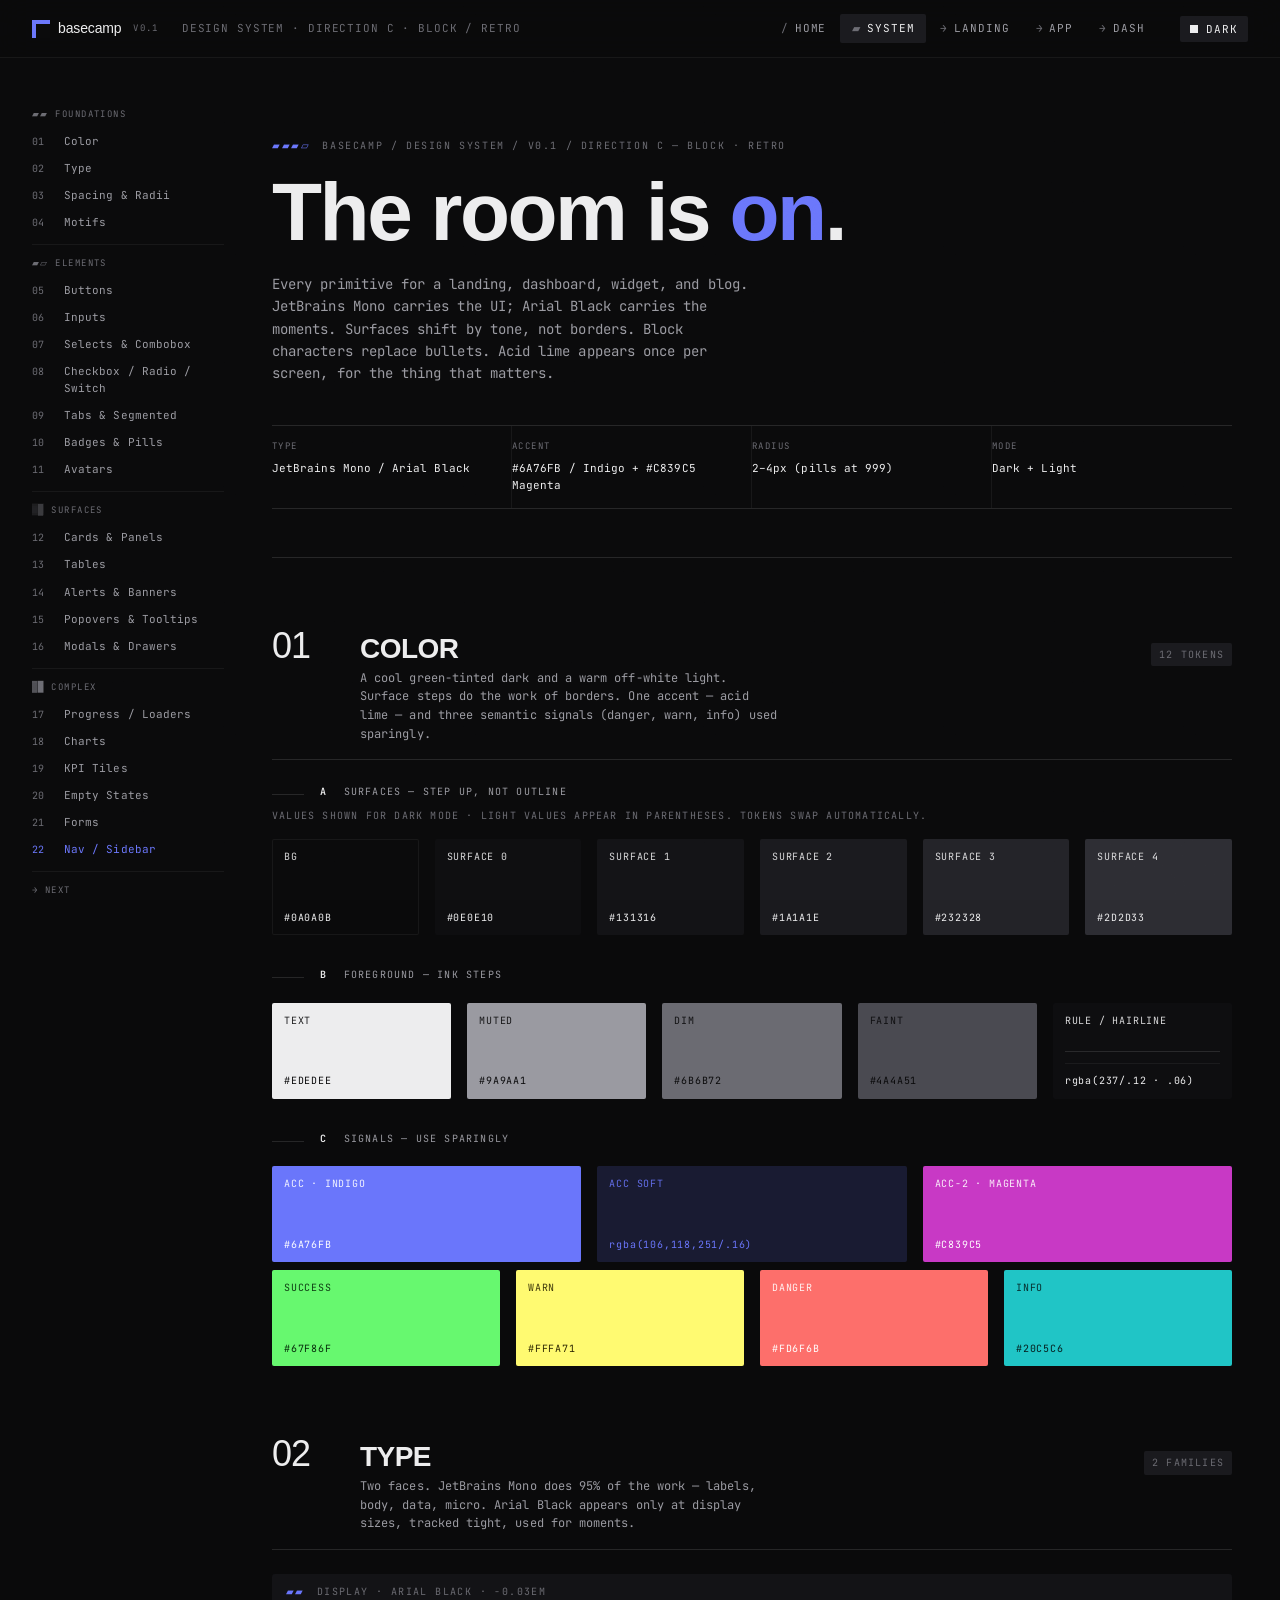
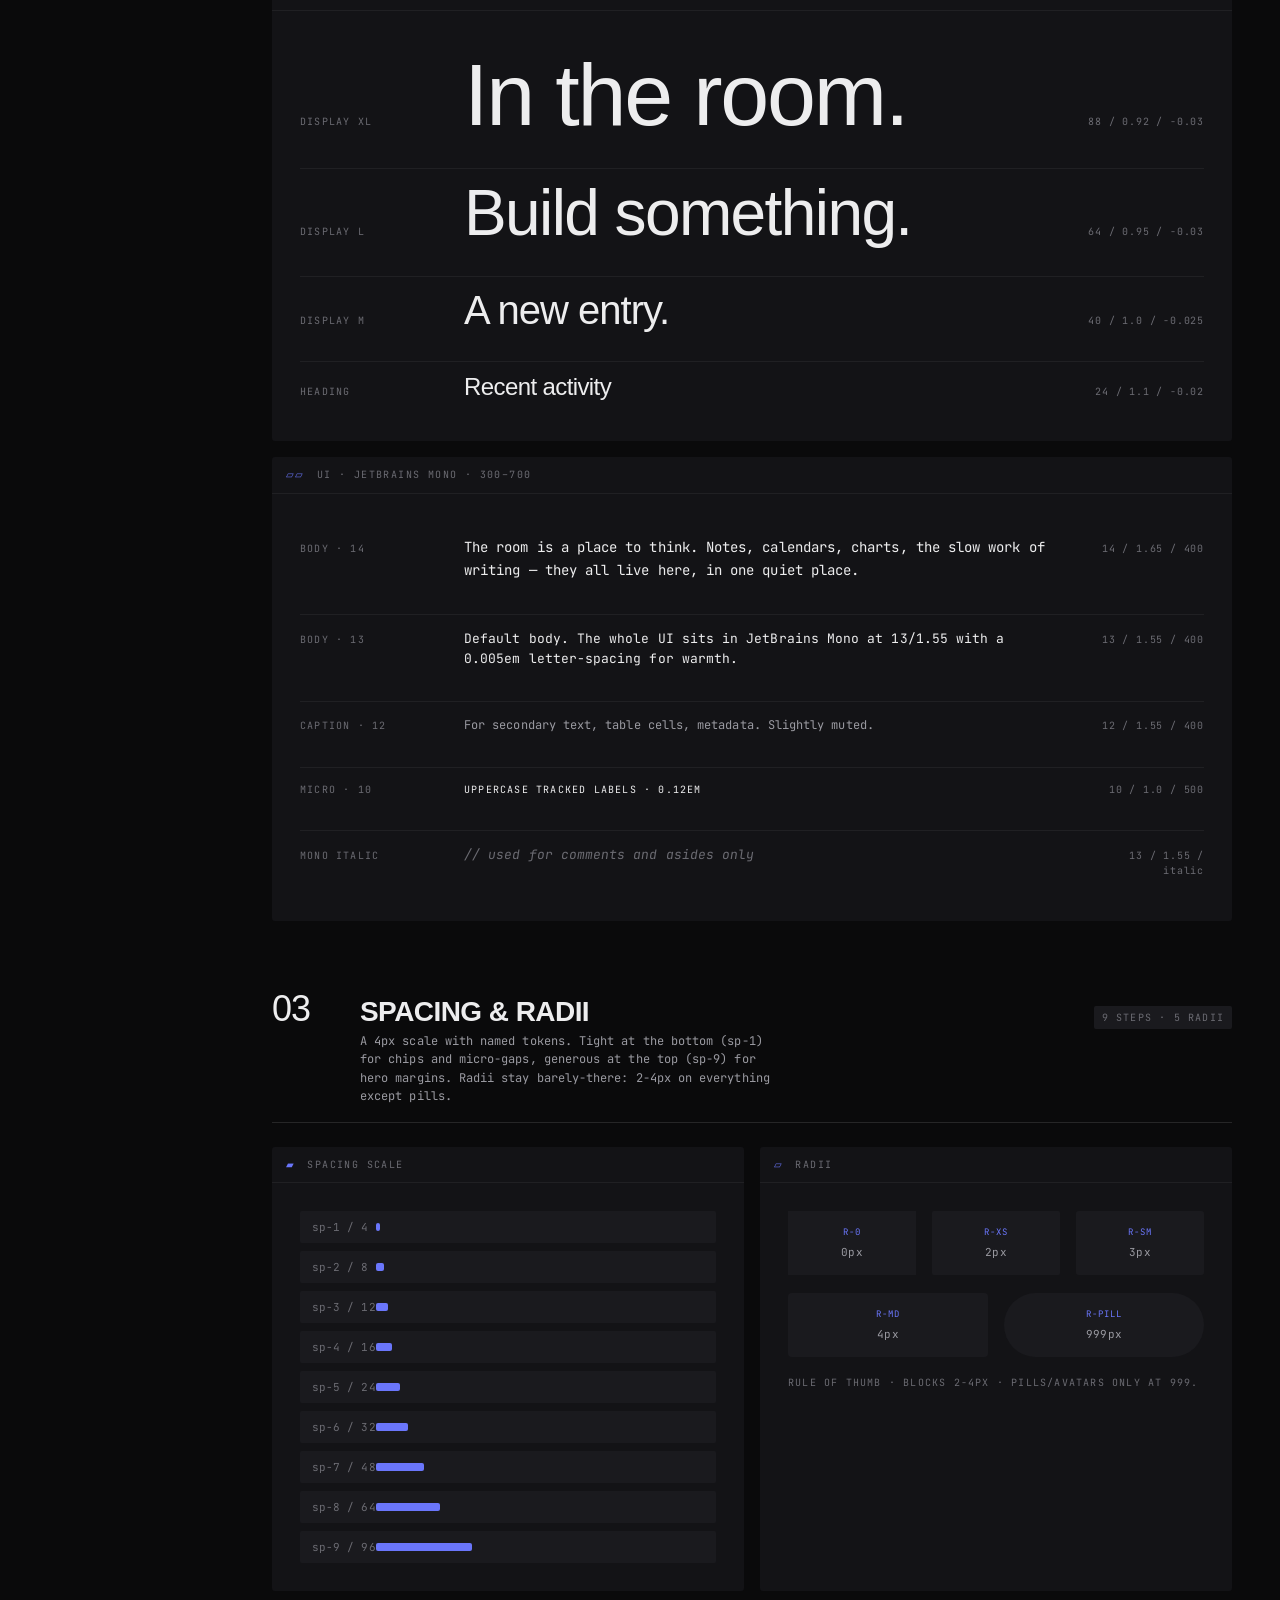
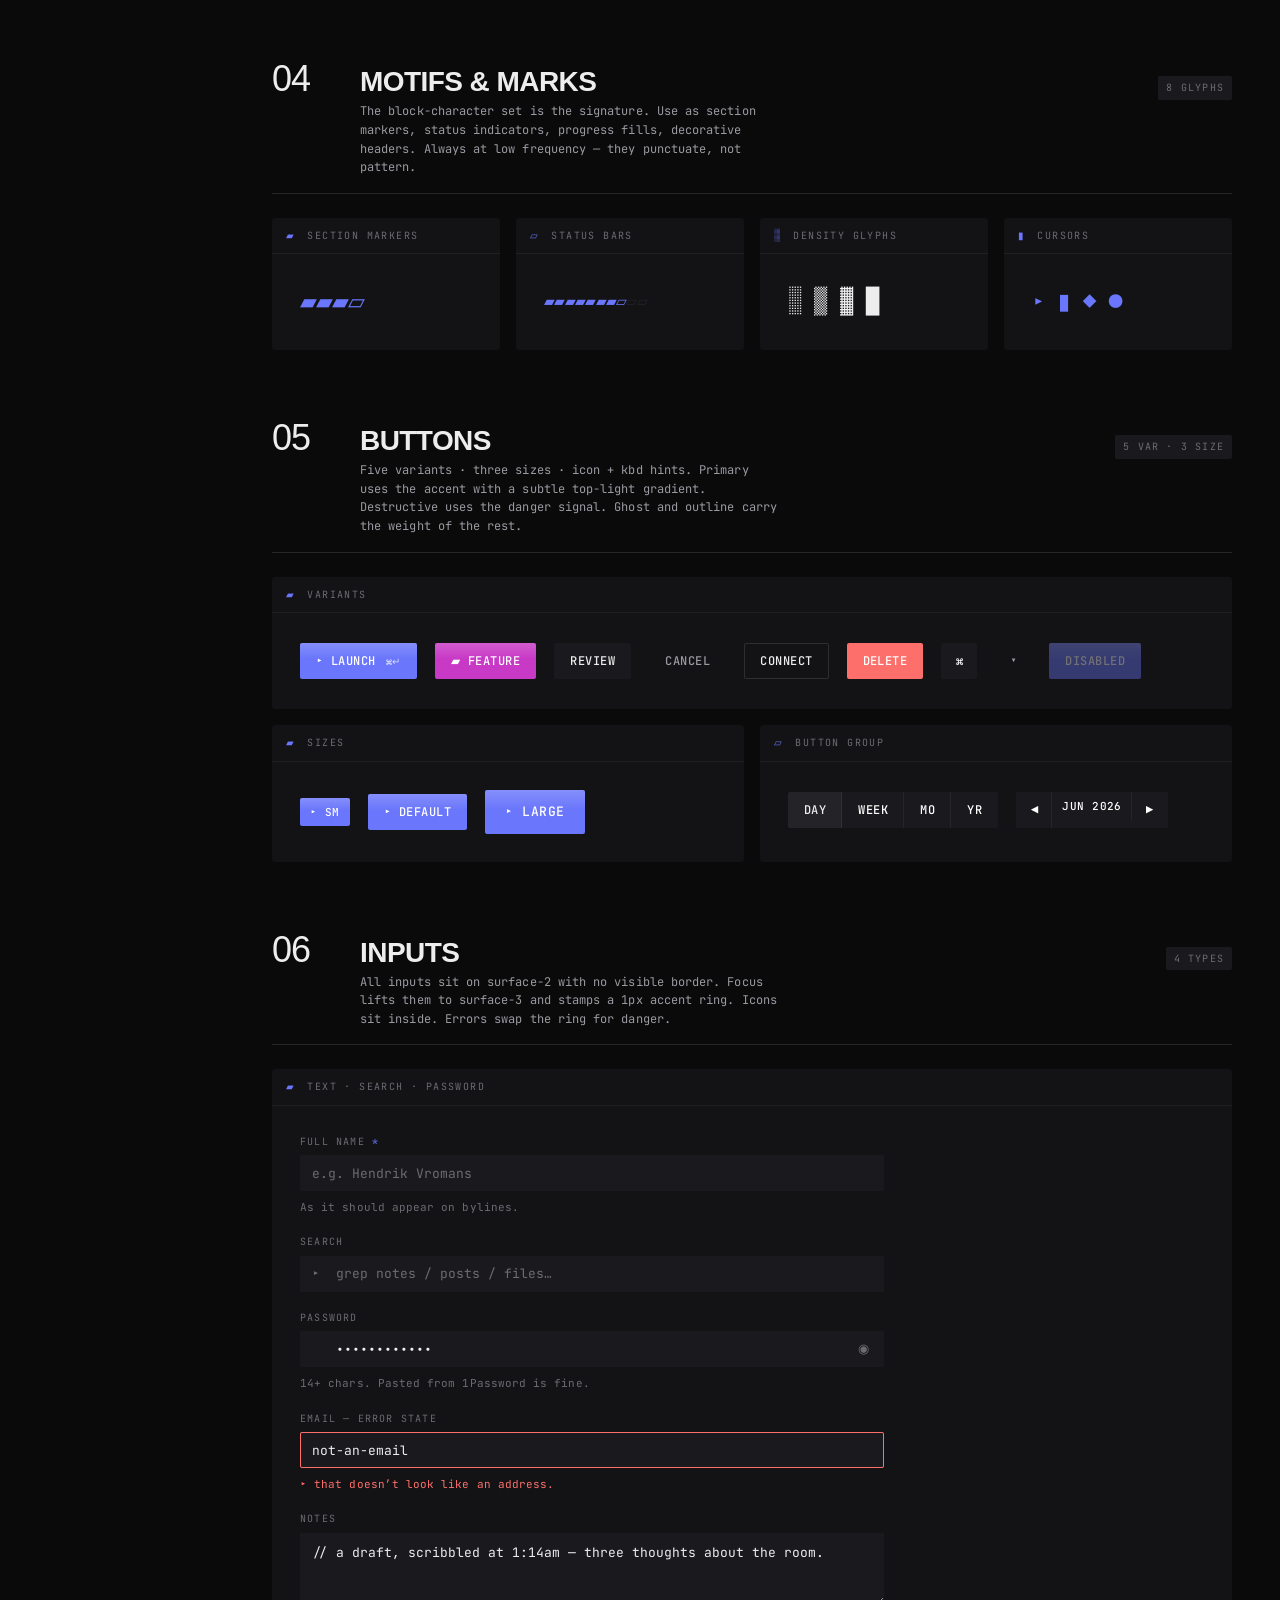
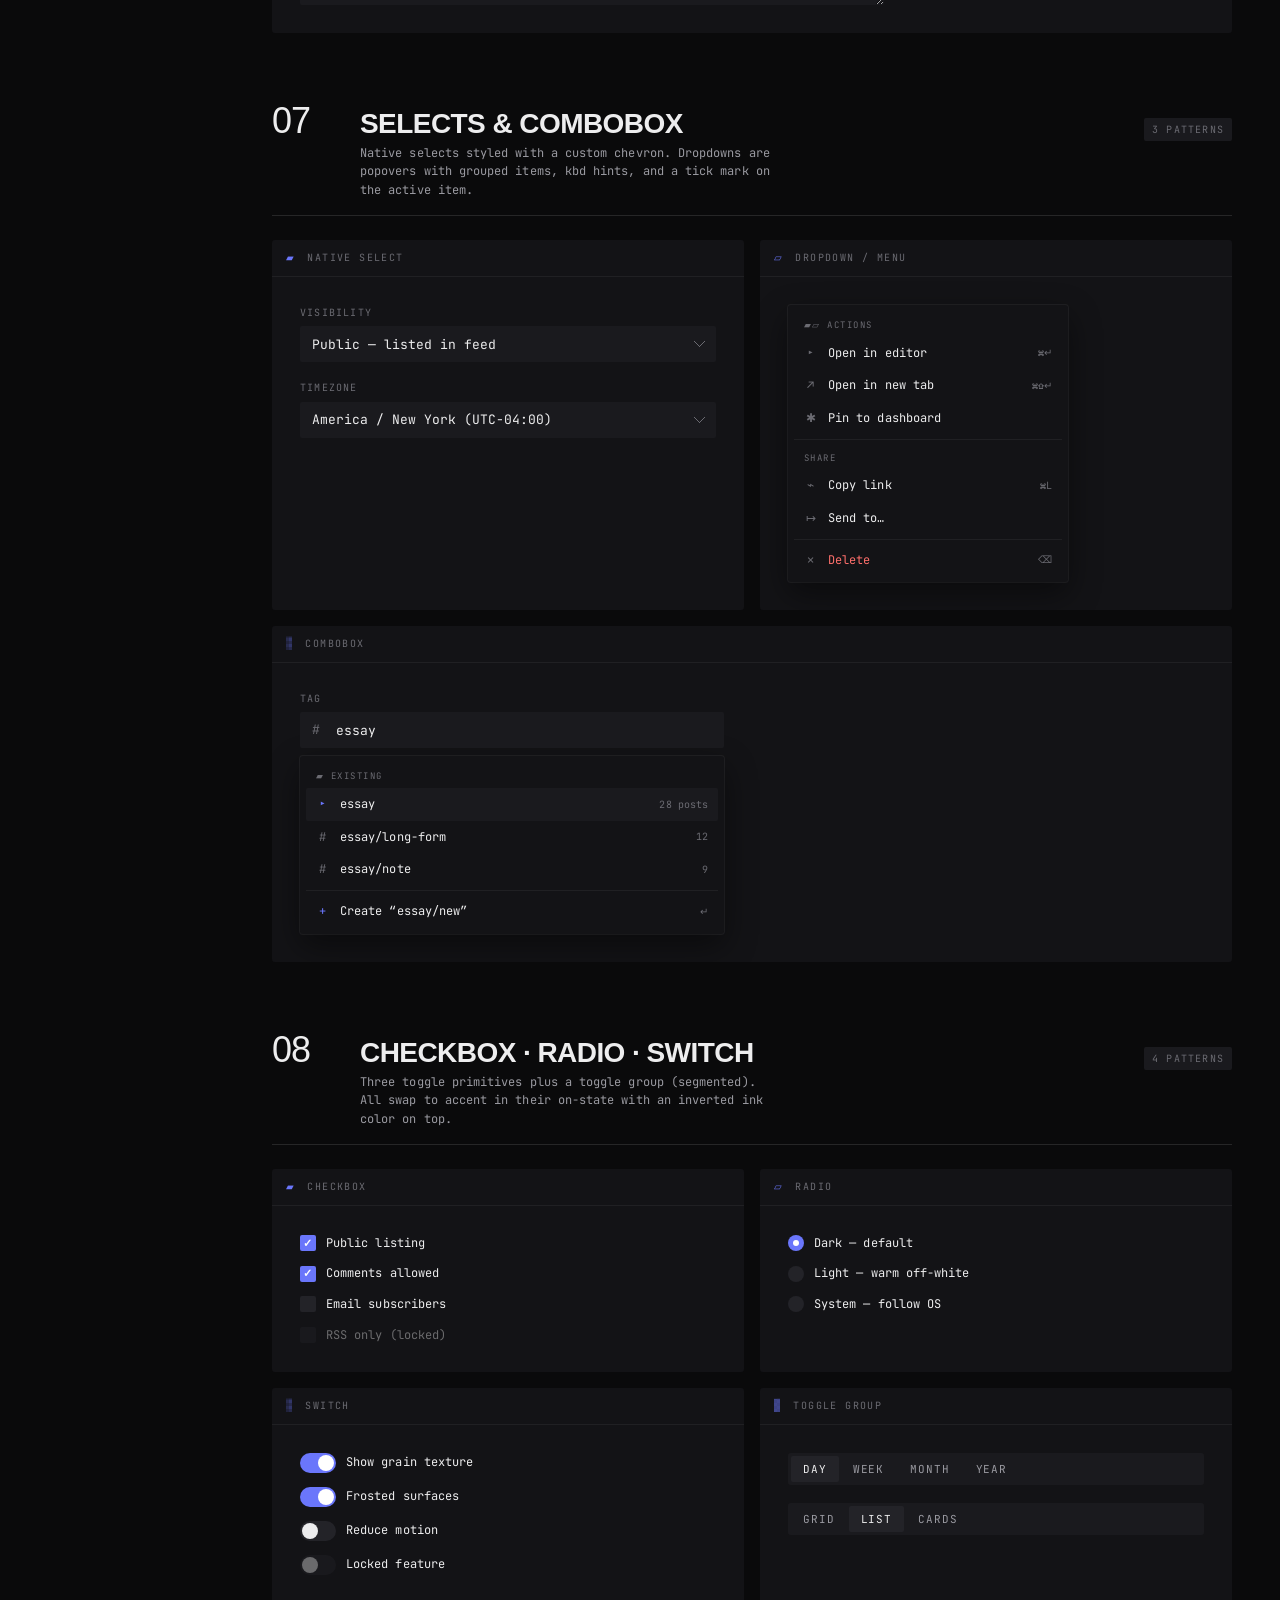
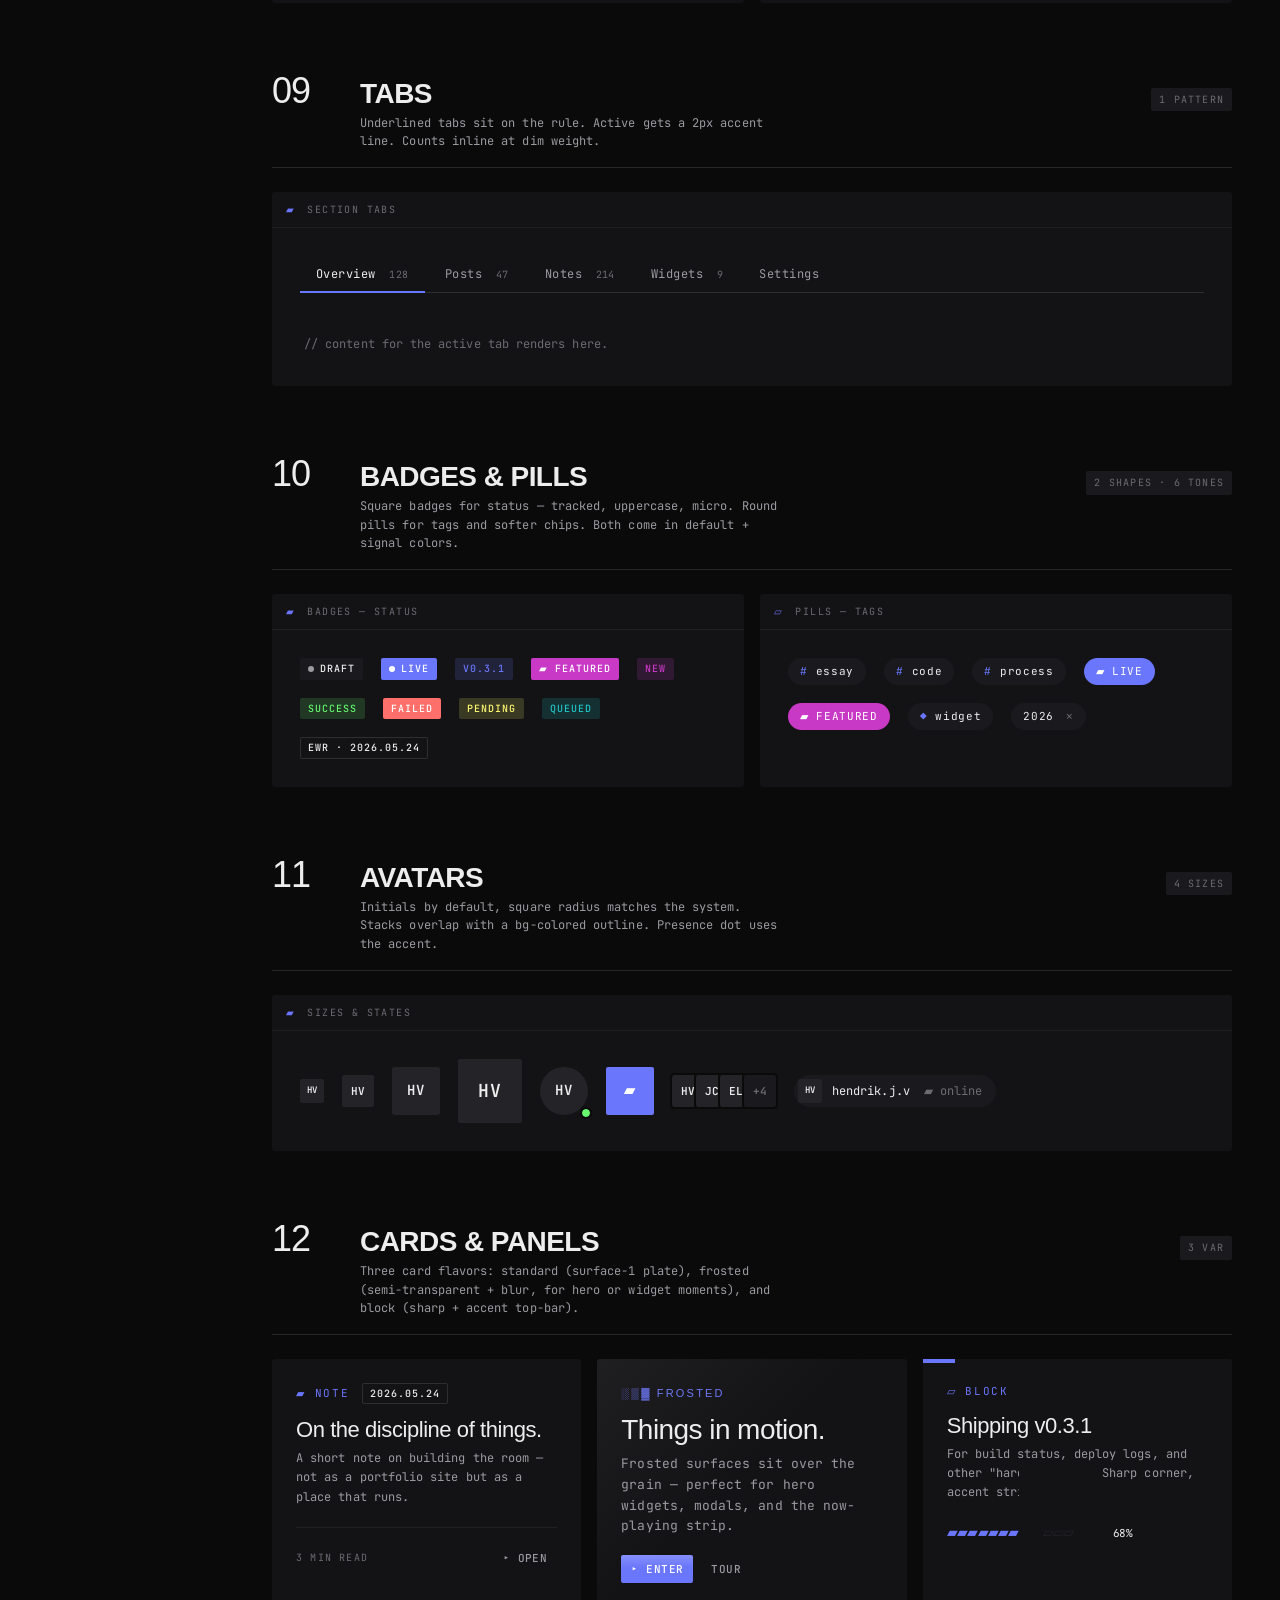
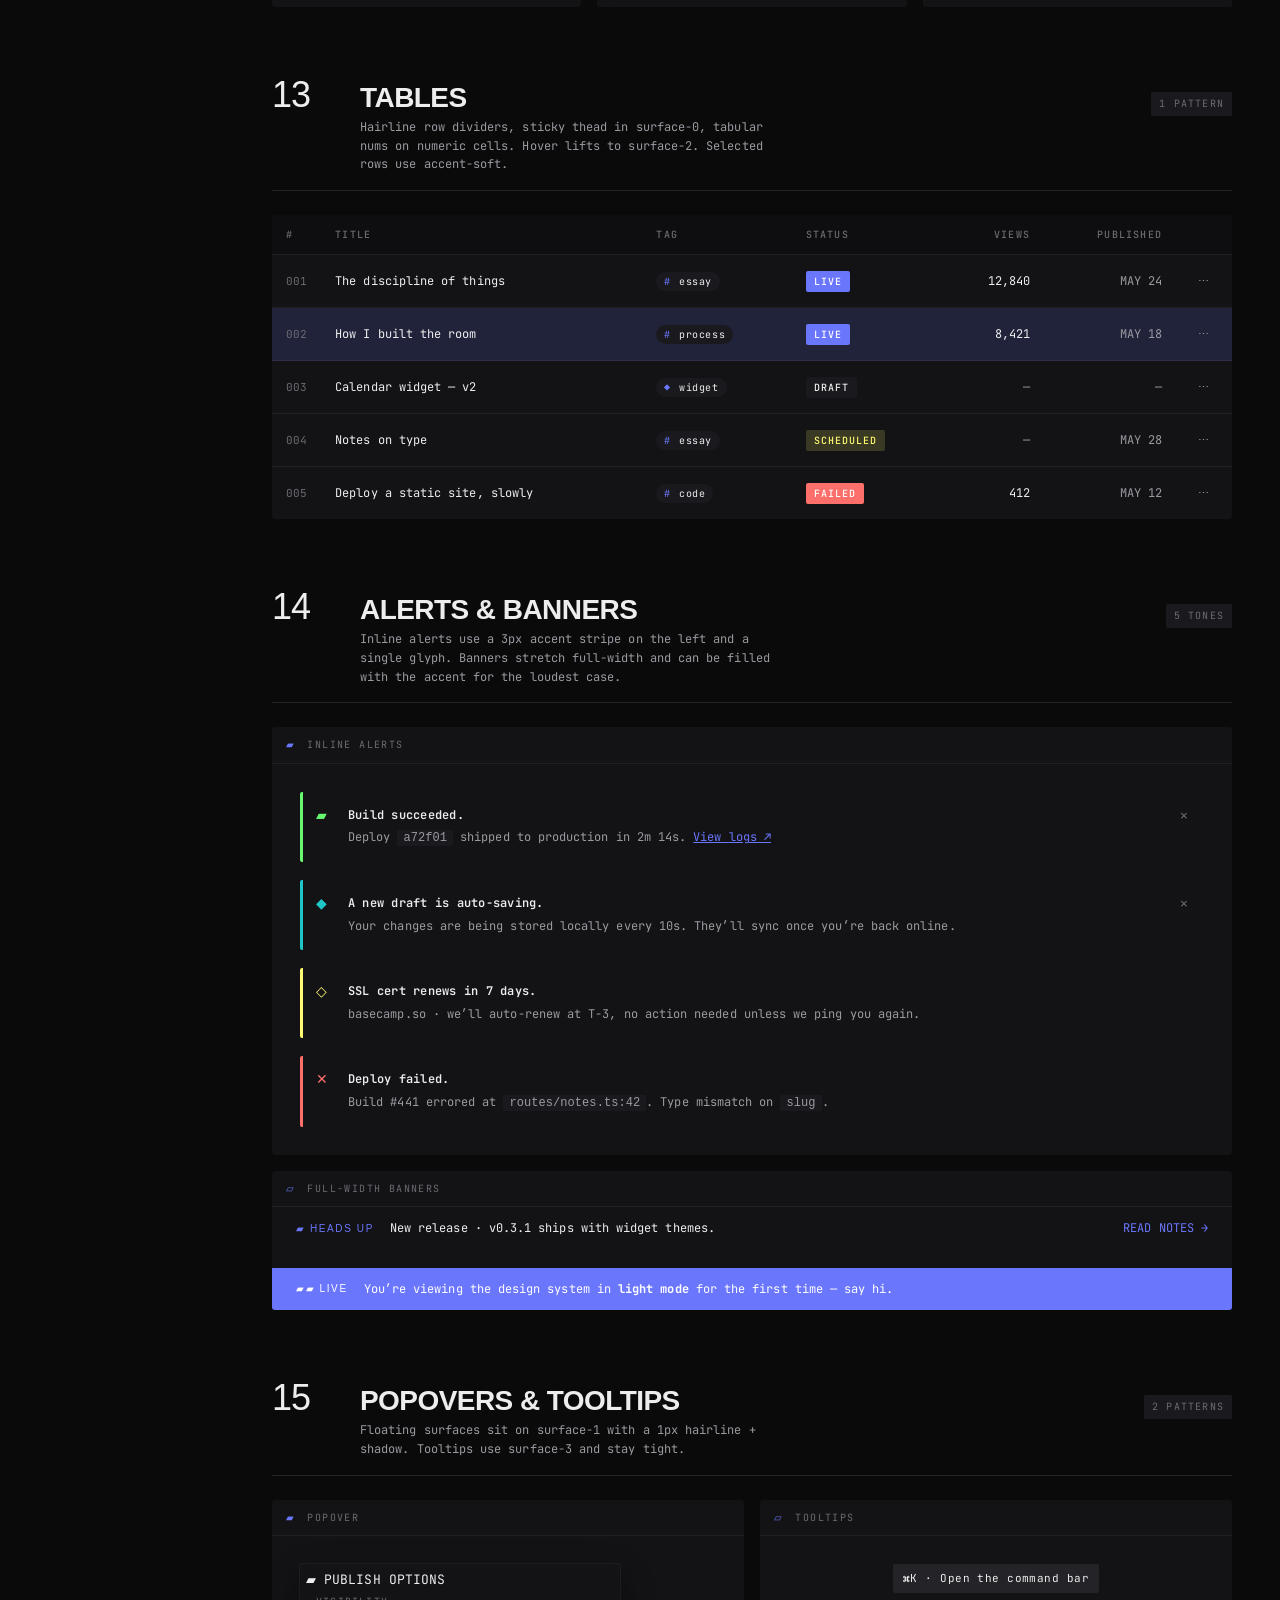
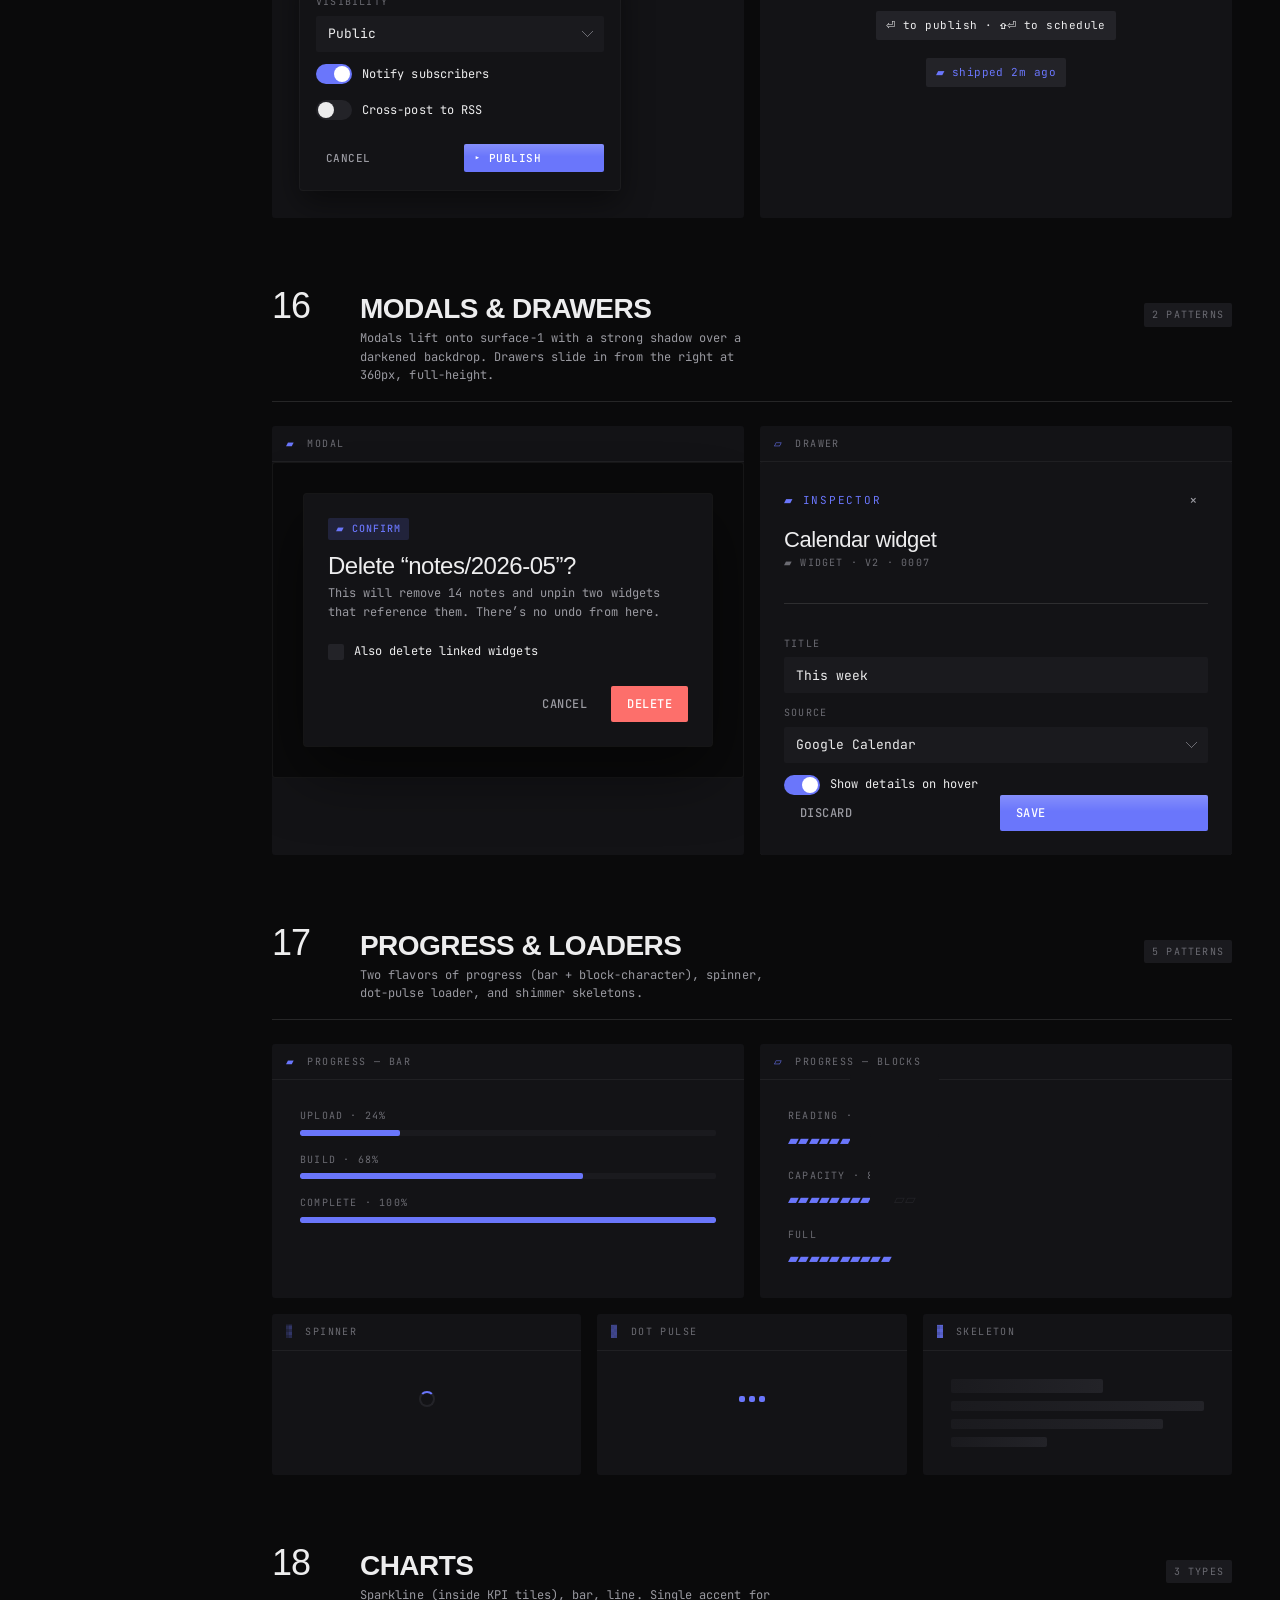
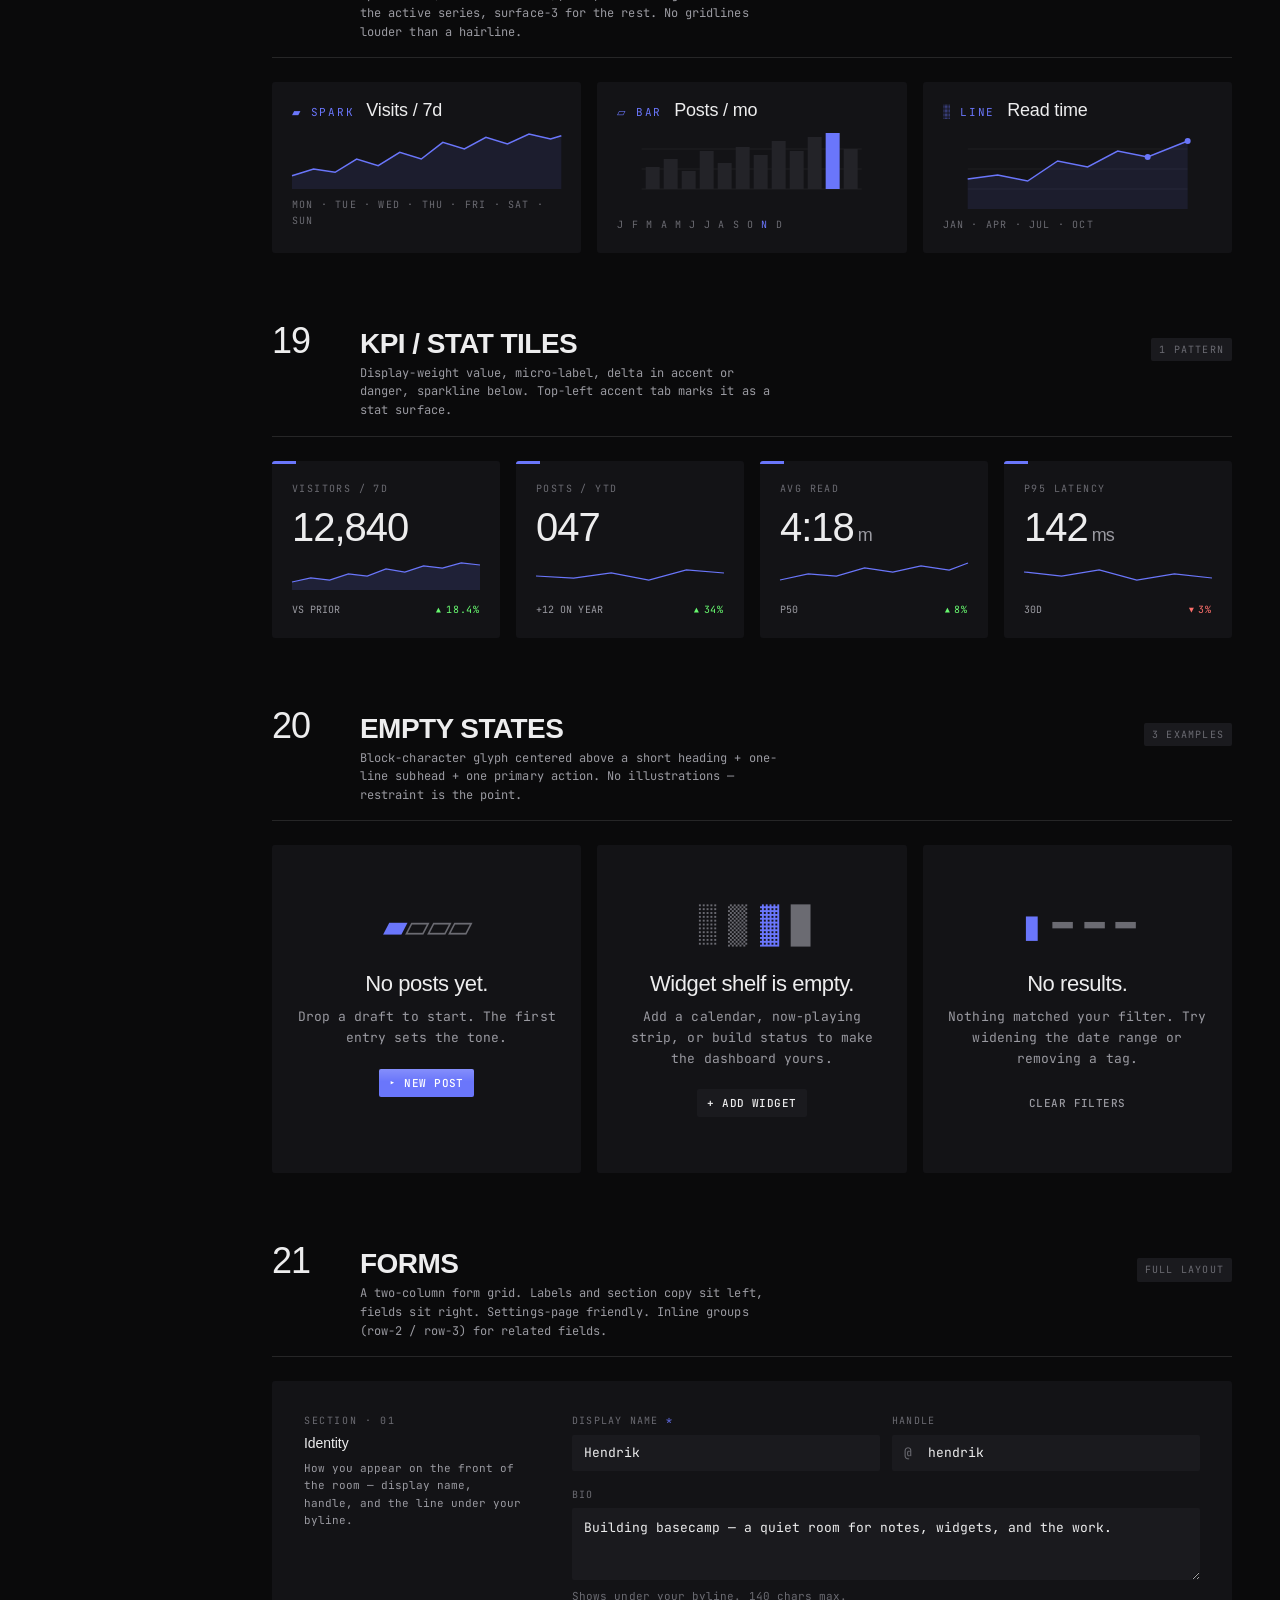
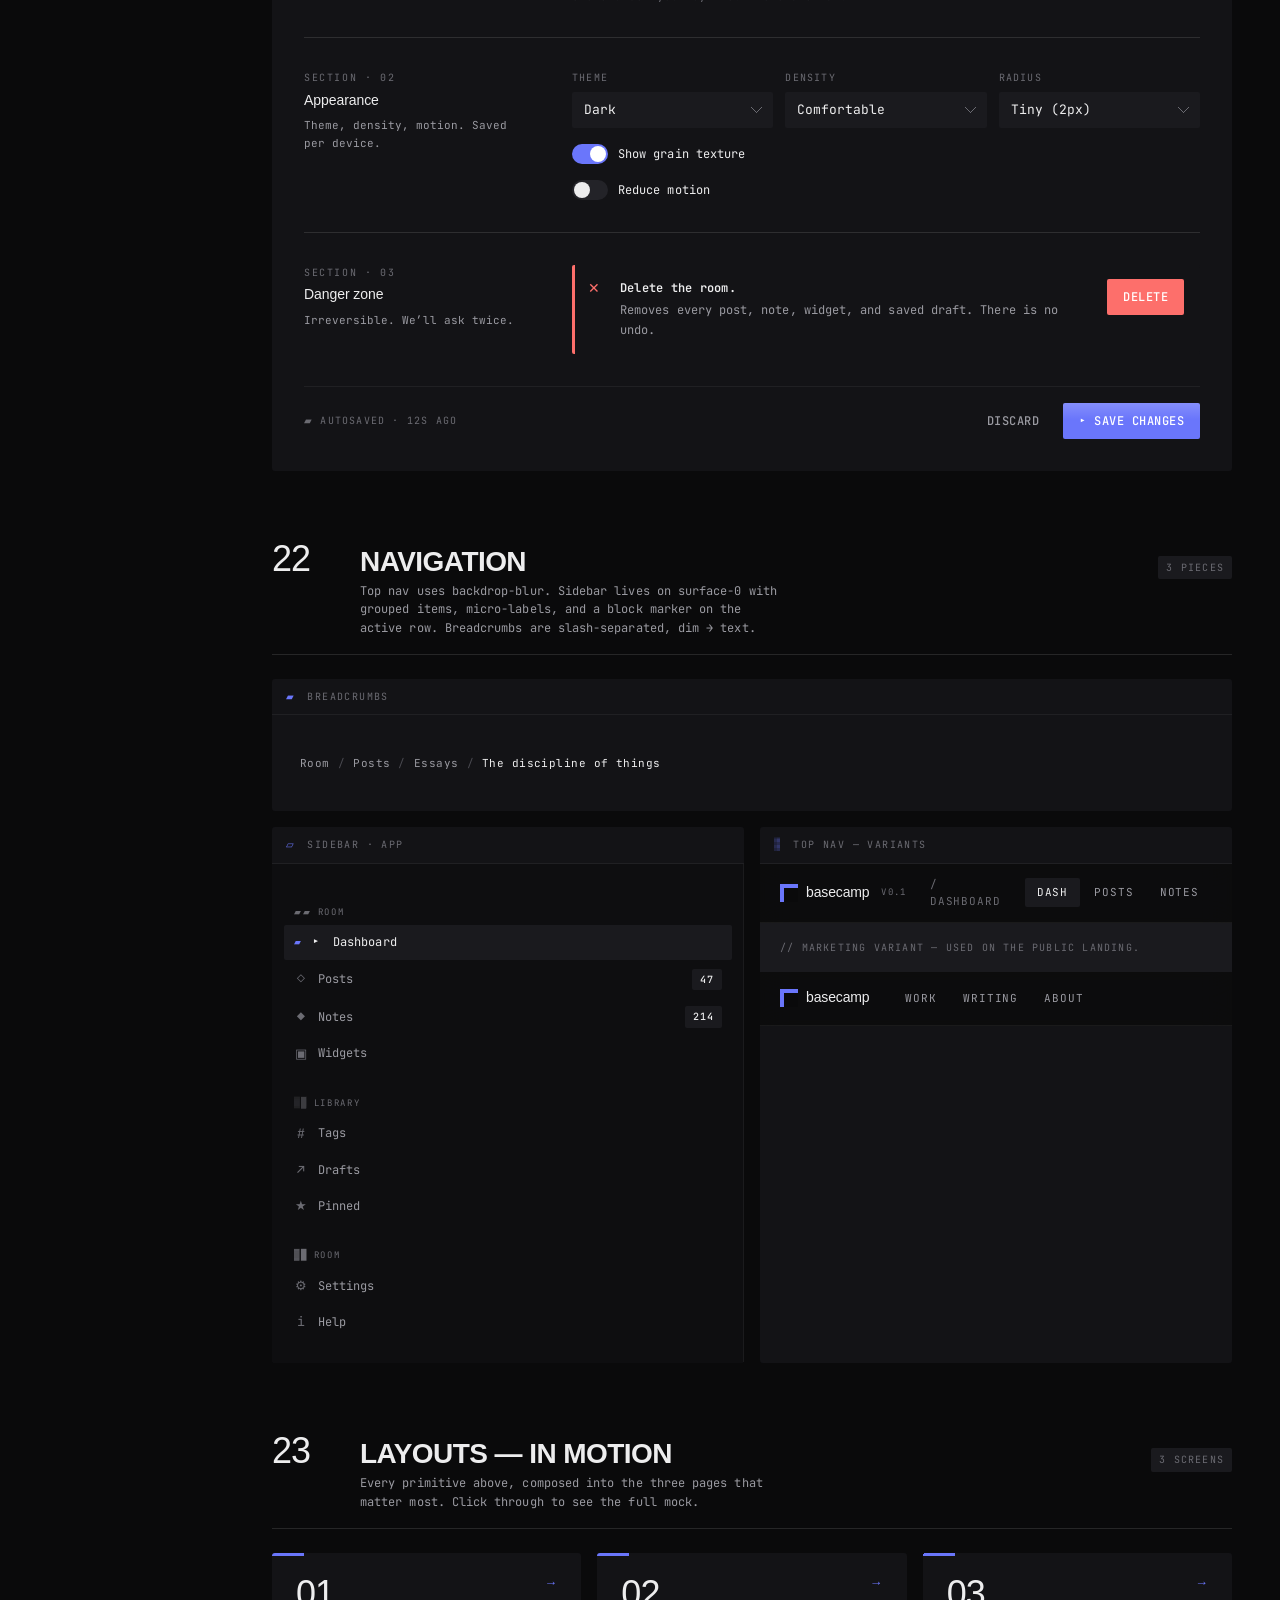
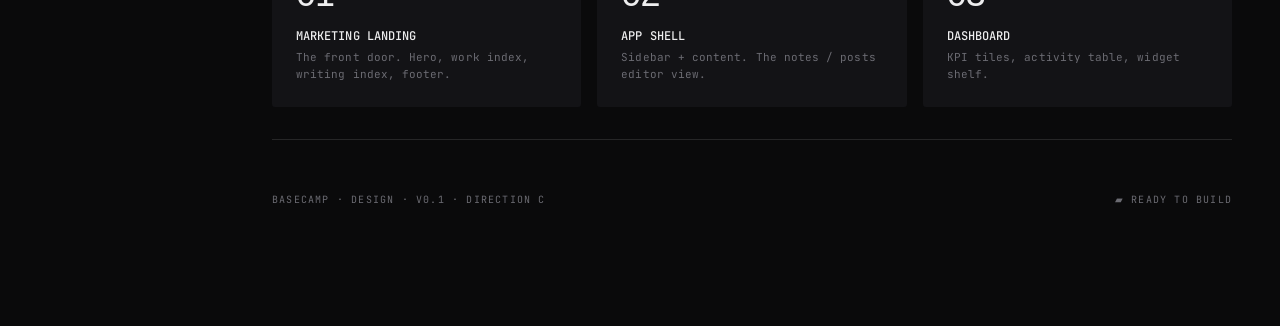
<file: Design System.html>
<!doctype html>
<html lang="en" data-theme="dark">
<head>
<meta charset="utf-8" />
<meta name="viewport" content="width=device-width,initial-scale=1" />
<title>basecamp — design system</title>
<link rel="stylesheet" href="tokens.css" />
<link rel="stylesheet" href="components.css" />
<style>
  /* Page-specific layout for design system docs */
  .ds-layout {
    display: grid;
    grid-template-columns: 240px minmax(0, 1fr);
    max-width: var(--max);
    margin: 0 auto;
    gap: 0;
  }
  .ds-toc {
    position: sticky;
    top: 64px;
    align-self: start;
    height: calc(100vh - 64px);
    overflow-y: auto;
    padding: 32px 16px 32px 32px;
    font-size: 11px;
  }
  .ds-toc .grp {
    font-size: 9px; letter-spacing: 0.16em; text-transform: uppercase;
    color: var(--dim);
    padding: 12px 0 6px;
    margin-top: 8px;
    border-top: 1px solid var(--hairline);
  }
  .ds-toc .grp:first-child { border-top: 0; margin-top: 0; }
  .ds-toc a {
    display: flex; align-items: baseline; gap: 10px;
    padding: 5px 0;
    color: var(--muted);
    text-decoration: none;
    border-radius: var(--r-xs);
  }
  .ds-toc a .n {
    color: var(--dim);
    font-feature-settings: "tnum";
    font-size: 10px;
    min-width: 22px;
  }
  .ds-toc a:hover { color: var(--text); }
  .ds-toc a.active { color: var(--acc); }
  .ds-toc a.active .n { color: var(--acc); }

  .ds-main {
    padding: 48px 48px 120px 32px;
    min-width: 0;
  }
  .ds-hero {
    padding: 32px 0 48px;
    border-bottom: 1px solid var(--rule);
    margin-bottom: 24px;
  }
  .ds-hero .eyebrow { color: var(--dim); font-size: 10px; letter-spacing: 0.16em; text-transform: uppercase; margin-bottom: 20px; display: flex; gap: 12px; align-items: center;}
  .ds-hero .eyebrow .acc { color: var(--acc); }
  .ds-hero h1 {
    font-family: var(--display);
    font-size: clamp(48px, 6.4vw, 88px);
    letter-spacing: -0.03em;
    line-height: 0.92;
    margin: 0 0 24px;
    max-width: 16ch;
  }
  .ds-hero h1 em { font-style: normal; color: var(--acc); }
  .ds-hero p { color: var(--muted); font-size: 14px; line-height: 1.6; max-width: 60ch; margin: 0;}
  .ds-hero .meta {
    display: grid;
    grid-template-columns: repeat(4, 1fr);
    margin-top: 40px;
    border-top: 1px solid var(--rule);
    border-bottom: 1px solid var(--rule);
  }
  .ds-hero .meta > div {
    padding: 14px 16px 14px 0;
    border-right: 1px solid var(--hairline);
    font-size: 11px;
  }
  .ds-hero .meta > div:last-child { border-right: 0; }
  .ds-hero .meta .k { color: var(--dim); text-transform: uppercase; font-size: 9px; letter-spacing: 0.16em; margin-bottom: 6px; }
  .ds-hero .meta .v { color: var(--text); }

  /* Section wrapper inside docs */
  section.s {
    scroll-margin-top: 72px;
    margin-top: var(--sp-8);
    padding-top: 8px;
  }
  section.s .s-head {
    display: grid;
    grid-template-columns: 64px 1fr auto;
    gap: 24px;
    align-items: baseline;
    padding-bottom: 16px;
    margin-bottom: 24px;
    border-bottom: 1px solid var(--rule);
  }
  section.s .s-head .n {
    font-family: var(--display); font-size: 36px; letter-spacing: -0.03em; line-height: 0.9;
  }
  section.s .s-head .t {
    font-family: var(--display); font-size: 28px; letter-spacing: -0.02em;
    line-height: 1;
    margin: 0;
  }
  section.s .s-head .d {
    color: var(--muted); font-size: 12px; margin-top: 6px; line-height: 1.55; max-width: 60ch;
  }
  section.s .s-head .tag {
    font-size: 10px; letter-spacing: 0.12em; text-transform: uppercase; color: var(--dim);
    padding: 4px 8px; background: var(--surface-2); border-radius: var(--r-xs);
  }

  /* Demo plate */
  .plate {
    background: var(--surface-1);
    border-radius: var(--r-sm);
    position: relative;
    overflow: hidden;
  }
  .plate .plate-head {
    display: flex; align-items: center; gap: 12px;
    padding: 10px 14px;
    border-bottom: 1px solid var(--hairline);
    font-size: 10px; letter-spacing: 0.14em; text-transform: uppercase;
    color: var(--dim);
  }
  .plate .plate-head .n { color: var(--acc); }
  .plate .plate-body {
    padding: 28px;
    display: flex; gap: 18px; flex-wrap: wrap; align-items: center;
    min-height: 96px;
  }
  .plate .plate-body.col { flex-direction: column; align-items: stretch; }
  .plate .plate-body.dense { gap: 8px; }
  .plate .plate-body.center { justify-content: center; }

  /* Color swatches */
  .swatch {
    display: flex; flex-direction: column;
    height: 96px;
    padding: 10px 12px;
    justify-content: space-between;
    font-size: 10px;
    letter-spacing: 0.08em;
    border-radius: var(--r-xs);
  }
  .swatch .nm { text-transform: uppercase; opacity: 0.9; }
  .swatch .hex { font-feature-settings: "tnum"; }
  .sw-bg     { background: var(--bg);       color: var(--text); box-shadow: inset 0 0 0 1px var(--hairline);}
  .sw-s0     { background: var(--surface-0); color: var(--text); }
  .sw-s1     { background: var(--surface-1); color: var(--text); }
  .sw-s2     { background: var(--surface-2); color: var(--text); }
  .sw-s3     { background: var(--surface-3); color: var(--text); }
  .sw-s4     { background: var(--surface-4); color: var(--text); }
  .sw-text   { background: var(--text);     color: var(--bg);   }
  .sw-muted  { background: var(--muted);    color: var(--bg);   }
  .sw-dim    { background: var(--dim);      color: var(--bg);   }
  .sw-acc    { background: var(--acc);      color: var(--acc-on); }
  .sw-acc-s  { background: var(--acc-soft); color: var(--acc); }
  .sw-acc-2  { background: var(--acc-2);    color: var(--acc-2-on); }
  .sw-danger { background: var(--danger);   color: var(--danger-on); }
  .sw-warn   { background: var(--warn);     color: var(--warn-on); }
  .sw-info   { background: var(--info);     color: var(--info-on); }
  .sw-success { background: var(--success); color: var(--success-on); }
  .sw-faint  { background: var(--faint);    color: var(--bg); }
  .sw-hairline {
    background: var(--surface-0);
    color: var(--text);
    position: relative;
    overflow: hidden;
  }
  .sw-hairline::after {
    content: '';
    position: absolute; left: 12px; right: 12px; top: 50%;
    height: 1px; background: var(--rule);
  }
  .sw-hairline::before {
    content: '';
    position: absolute; left: 12px; right: 12px; top: calc(50% + 12px);
    height: 1px; background: var(--hairline);
  }

  /* Type specimen */
  .type-row {
    display: grid;
    grid-template-columns: 140px 1fr 120px;
    gap: 24px;
    align-items: baseline;
    padding: 14px 0;
    border-top: 1px solid var(--hairline);
  }
  .type-row:first-of-type { border-top: 0; }
  .type-row .lbl { color: var(--dim); font-size: 10px; letter-spacing: 0.12em; text-transform: uppercase; }
  .type-row .specimen { color: var(--text); }
  .type-row .meta { color: var(--dim); font-size: 10px; text-align: right; letter-spacing: 0.08em;}

  /* Spacing visualizer */
  .sp-bar {
    background: var(--surface-2);
    height: 32px;
    border-radius: var(--r-xs);
    display: flex; align-items: center;
    color: var(--text);
    font-size: 11px;
    padding: 0 12px;
  }
  .sp-line { background: var(--acc); height: 8px; border-radius: var(--r-xs); }

  /* Radii visualizer */
  .radius-tile {
    background: var(--surface-2);
    height: 64px;
    display: flex; align-items: center; justify-content: center;
    flex-direction: column;
    gap: 4px;
    font-size: 11px;
    color: var(--muted);
  }
  .radius-tile .acc { color: var(--acc); font-size: 9px; letter-spacing: 0.12em; text-transform: uppercase; }

  /* Side TOC active dot */
  .sym {
    font-family: var(--mono); font-size: 11px;
    color: var(--acc);
    user-select: none;
  }

  /* Modal demo backdrop */
  .modal-demo {
    background: var(--bg);
    padding: 32px;
    border-radius: var(--r-sm);
    display: grid; place-items: center;
    min-height: 240px;
    position: relative;
    box-shadow: inset 0 0 0 1px var(--hairline);
  }

  /* Layouts link cards */
  .layout-links {
    display: grid;
    grid-template-columns: repeat(3, 1fr);
    gap: 16px;
    margin-top: 24px;
  }
  .layout-links a {
    background: var(--surface-1);
    padding: 24px;
    border-radius: var(--r-sm);
    text-decoration: none;
    color: var(--text);
    transition: background var(--dur-fast);
    position: relative;
    overflow: hidden;
  }
  .layout-links a:hover { background: var(--surface-2); }
  .layout-links a::before {
    content: ''; position: absolute; top: 0; left: 0; width: 32px; height: 3px; background: var(--acc);
  }
  .layout-links a .n {
    font-family: var(--display); font-size: 36px; letter-spacing: -0.025em; line-height: 0.95;
    margin-bottom: 16px;
  }
  .layout-links a .t { font-size: 12px; font-weight: 500; }
  .layout-links a .d { color: var(--dim); font-size: 11px; margin-top: 4px; line-height: 1.55; }
  .layout-links a .arr { position: absolute; top: 20px; right: 24px; color: var(--acc); font-family: var(--display); }
  @media (max-width: 800px) { .layout-links { grid-template-columns: 1fr; } }

  @media (max-width: 1024px) {
    .ds-toc { display: none; }
    .ds-layout { grid-template-columns: 1fr; }
    .ds-main { padding: 32px 24px 80px; }
  }
</style>
</head>
<body data-screen-label="Design System">

<!-- ============== TOP NAV ============== -->
<nav class="topnav">
  <div class="topnav-inner">
    <a class="brand" href="index.html"><span class="block"></span>basecamp <small>v0.1</small></a>
    <span class="nav-meta">design system · direction C · block / retro</span>
    <span class="nav-links">
      <a href="index.html"><span class="idx">/</span>HOME</a>
      <a href="Design System.html" class="active"><span class="idx">▰</span>SYSTEM</a>
      <a href="Marketing Landing.html"><span class="idx">→</span>LANDING</a>
      <a href="App Shell.html"><span class="idx">→</span>APP</a>
      <a href="Dashboard.html"><span class="idx">→</span>DASH</a>
    </span>
    <button class="theme-toggle" onclick="toggleTheme()">
      <span class="sq"></span><span id="theme-label">DARK</span>
    </button>
  </div>
</nav>

<div class="ds-layout">
  <!-- ============== SIDE TOC ============== -->
  <aside class="ds-toc">
    <div class="grp">▰▰ FOUNDATIONS</div>
    <a href="#color"><span class="n">01</span>Color</a>
    <a href="#type"><span class="n">02</span>Type</a>
    <a href="#spacing"><span class="n">03</span>Spacing &amp; Radii</a>
    <a href="#motifs"><span class="n">04</span>Motifs</a>

    <div class="grp">▰▱ ELEMENTS</div>
    <a href="#buttons"><span class="n">05</span>Buttons</a>
    <a href="#inputs"><span class="n">06</span>Inputs</a>
    <a href="#select"><span class="n">07</span>Selects &amp; Combobox</a>
    <a href="#choice"><span class="n">08</span>Checkbox / Radio / Switch</a>
    <a href="#tabs"><span class="n">09</span>Tabs &amp; Segmented</a>
    <a href="#badges"><span class="n">10</span>Badges &amp; Pills</a>
    <a href="#avatars"><span class="n">11</span>Avatars</a>

    <div class="grp">░▒ SURFACES</div>
    <a href="#cards"><span class="n">12</span>Cards &amp; Panels</a>
    <a href="#tables"><span class="n">13</span>Tables</a>
    <a href="#alerts"><span class="n">14</span>Alerts &amp; Banners</a>
    <a href="#popovers"><span class="n">15</span>Popovers &amp; Tooltips</a>
    <a href="#modals"><span class="n">16</span>Modals &amp; Drawers</a>

    <div class="grp">▓█ COMPLEX</div>
    <a href="#progress"><span class="n">17</span>Progress / Loaders</a>
    <a href="#charts"><span class="n">18</span>Charts</a>
    <a href="#kpi"><span class="n">19</span>KPI Tiles</a>
    <a href="#empty"><span class="n">20</span>Empty States</a>
    <a href="#forms"><span class="n">21</span>Forms</a>
    <a href="#nav"><span class="n">22</span>Nav / Sidebar</a>

    <div class="grp">→ NEXT</div>
    <a href="#layouts"><span class="n">23</span>Layouts</a>
  </aside>

  <!-- ============== MAIN ============== -->
  <main class="ds-main">
    <!-- HERO -->
    <header class="ds-hero">
      <div class="eyebrow">
        <span class="acc">▰▰▰▱</span>
        <span>BASECAMP / DESIGN SYSTEM / v0.1 / DIRECTION C — BLOCK · RETRO</span>
      </div>
      <h1>The room is <em>on</em>.</h1>
      <p>
        Every primitive for a landing, dashboard, widget, and blog. JetBrains Mono carries the UI;
        Arial Black carries the moments. Surfaces shift by tone, not borders. Block characters
        replace bullets. Acid lime appears once per screen, for the thing that matters.
      </p>
      <div class="meta">
        <div><div class="k">Type</div><div class="v">JetBrains Mono / Arial Black</div></div>
        <div><div class="k">Accent</div><div class="v">#6A76FB / Indigo + #C839C5 Magenta</div></div>
        <div><div class="k">Radius</div><div class="v">2–4px (pills at 999)</div></div>
        <div><div class="k">Mode</div><div class="v">Dark + Light</div></div>
      </div>
    </header>

    <!-- ============== 01 · COLOR ============== -->
    <section class="s" id="color">
      <header class="s-head">
        <div class="n">01</div>
        <div>
          <h2 class="t">COLOR</h2>
          <div class="d">A cool green-tinted dark and a warm off-white light. Surface steps do the work of borders. One accent — acid lime — and three semantic signals (danger, warn, info) used sparingly.</div>
        </div>
        <div class="tag">12 TOKENS</div>
      </header>

      <div class="sec-head"><span class="num">A</span><span class="name">SURFACES — STEP UP, NOT OUTLINE</span></div>
      <p class="faint uc" style="margin: -12px 0 16px;">Values shown for dark mode · light values appear in parentheses. Tokens swap automatically.</p>
      <div class="row r6">
        <div class="swatch sw-bg"><span class="nm">BG</span><span class="hex" data-hex-dark="#0A0A0B" data-hex-light="#FAFAFA">#0A0A0B</span></div>
        <div class="swatch sw-s0"><span class="nm">SURFACE 0</span><span class="hex" data-hex-dark="#0E0E10" data-hex-light="#F4F4F5">#0E0E10</span></div>
        <div class="swatch sw-s1"><span class="nm">SURFACE 1</span><span class="hex" data-hex-dark="#131316" data-hex-light="#EEEEF0">#131316</span></div>
        <div class="swatch sw-s2"><span class="nm">SURFACE 2</span><span class="hex" data-hex-dark="#1A1A1E" data-hex-light="#E4E4E7">#1A1A1E</span></div>
        <div class="swatch sw-s3"><span class="nm">SURFACE 3</span><span class="hex" data-hex-dark="#232328" data-hex-light="#D4D4D8">#232328</span></div>
        <div class="swatch sw-s4"><span class="nm">SURFACE 4</span><span class="hex" data-hex-dark="#2D2D33" data-hex-light="#C2C2C6">#2D2D33</span></div>
      </div>

      <div class="sec-head" style="margin-top: 32px;"><span class="num">B</span><span class="name">FOREGROUND — INK STEPS</span></div>
      <div class="row r5">
        <div class="swatch sw-text"><span class="nm">TEXT</span><span class="hex" data-hex-dark="#EDEDEE" data-hex-light="#0A0A0B">#EDEDEE</span></div>
        <div class="swatch sw-muted"><span class="nm">MUTED</span><span class="hex" data-hex-dark="#9A9AA1" data-hex-light="#4A4A51">#9A9AA1</span></div>
        <div class="swatch sw-dim"><span class="nm">DIM</span><span class="hex" data-hex-dark="#6B6B72" data-hex-light="#74747B">#6B6B72</span></div>
        <div class="swatch sw-faint"><span class="nm">FAINT</span><span class="hex" data-hex-dark="#4A4A51" data-hex-light="#A4A4AB">#4A4A51</span></div>
        <div class="swatch sw-hairline"><span class="nm" style="position: relative; z-index: 1;">RULE / HAIRLINE</span><span class="hex" style="position: relative; z-index: 1;" data-hex-dark="rgba(237/.12 · .06)" data-hex-light="rgba(10/.14 · .06)">rgba(237/.12 · .06)</span></div>
      </div>

      <div class="sec-head" style="margin-top: 32px;"><span class="num">C</span><span class="name">SIGNALS — USE SPARINGLY</span></div>
      <div class="row r3" style="margin-bottom: 8px;">
        <div class="swatch sw-acc"><span class="nm">ACC · INDIGO</span><span class="hex">#6A76FB</span></div>
        <div class="swatch sw-acc-s"><span class="nm">ACC SOFT</span><span class="hex" data-hex-dark="rgba(106,118,251/.16)" data-hex-light="rgba(106,118,251/.14)">rgba(106,118,251/.16)</span></div>
        <div class="swatch sw-acc-2"><span class="nm">ACC-2 · MAGENTA</span><span class="hex">#C839C5</span></div>
      </div>
      <div class="row r4">
        <div class="swatch sw-success"><span class="nm">SUCCESS</span><span class="hex" data-hex-dark="#67F86F" data-hex-light="#1D7A25">#67F86F</span></div>
        <div class="swatch sw-warn"><span class="nm">WARN</span><span class="hex" data-hex-dark="#FFFA71" data-hex-light="#D97706">#FFFA71</span></div>
        <div class="swatch sw-danger"><span class="nm">DANGER</span><span class="hex">#FD6F6B</span></div>
        <div class="swatch sw-info"><span class="nm">INFO</span><span class="hex" data-hex-dark="#20C5C6" data-hex-light="#0E8A8B">#20C5C6</span></div>
      </div>
    </section>

    <!-- ============== 02 · TYPE ============== -->
    <section class="s" id="type">
      <header class="s-head">
        <div class="n">02</div>
        <div>
          <h2 class="t">TYPE</h2>
          <div class="d">Two faces. JetBrains Mono does 95% of the work — labels, body, data, micro. Arial Black appears only at display sizes, tracked tight, used for moments.</div>
        </div>
        <div class="tag">2 FAMILIES</div>
      </header>

      <div class="plate">
        <div class="plate-head"><span class="n">▰▰</span> DISPLAY · ARIAL BLACK · -0.03em</div>
        <div class="plate-body col">
          <div class="type-row">
            <div class="lbl">DISPLAY XL</div>
            <div class="specimen display" style="font-size: 88px;">In the room.</div>
            <div class="meta">88 / 0.92 / -0.03</div>
          </div>
          <div class="type-row">
            <div class="lbl">DISPLAY L</div>
            <div class="specimen display" style="font-size: 64px;">Build something.</div>
            <div class="meta">64 / 0.95 / -0.03</div>
          </div>
          <div class="type-row">
            <div class="lbl">DISPLAY M</div>
            <div class="specimen display" style="font-size: 40px;">A new entry.</div>
            <div class="meta">40 / 1.0 / -0.025</div>
          </div>
          <div class="type-row">
            <div class="lbl">HEADING</div>
            <div class="specimen display" style="font-size: 24px;">Recent activity</div>
            <div class="meta">24 / 1.1 / -0.02</div>
          </div>
        </div>
      </div>

      <div class="plate" style="margin-top: 16px;">
        <div class="plate-head"><span class="n">▱▱</span> UI · JETBRAINS MONO · 300–700</div>
        <div class="plate-body col">
          <div class="type-row">
            <div class="lbl">BODY · 14</div>
            <div class="specimen" style="font-size: 14px; line-height: 1.65;">The room is a place to think. Notes, calendars, charts, the slow work of writing — they all live here, in one quiet place.</div>
            <div class="meta">14 / 1.65 / 400</div>
          </div>
          <div class="type-row">
            <div class="lbl">BODY · 13</div>
            <div class="specimen" style="font-size: 13px; line-height: 1.55;">Default body. The whole UI sits in JetBrains Mono at 13/1.55 with a 0.005em letter-spacing for warmth.</div>
            <div class="meta">13 / 1.55 / 400</div>
          </div>
          <div class="type-row">
            <div class="lbl">CAPTION · 12</div>
            <div class="specimen" style="font-size: 12px; color: var(--muted);">For secondary text, table cells, metadata. Slightly muted.</div>
            <div class="meta">12 / 1.55 / 400</div>
          </div>
          <div class="type-row">
            <div class="lbl">MICRO · 10</div>
            <div class="specimen uc" style="font-size: 10px;">UPPERCASE TRACKED LABELS · 0.12EM</div>
            <div class="meta">10 / 1.0 / 500</div>
          </div>
          <div class="type-row">
            <div class="lbl">MONO ITALIC</div>
            <div class="specimen" style="font-size: 13px; font-style: italic; color: var(--dim);">// used for comments and asides only</div>
            <div class="meta">13 / 1.55 / italic</div>
          </div>
        </div>
      </div>
    </section>

    <!-- ============== 03 · SPACING & RADII ============== -->
    <section class="s" id="spacing">
      <header class="s-head">
        <div class="n">03</div>
        <div>
          <h2 class="t">SPACING &amp; RADII</h2>
          <div class="d">A 4px scale with named tokens. Tight at the bottom (sp-1) for chips and micro-gaps, generous at the top (sp-9) for hero margins. Radii stay barely-there: 2-4px on everything except pills.</div>
        </div>
        <div class="tag">9 STEPS · 5 RADII</div>
      </header>

      <div class="row r2">
        <div class="plate">
          <div class="plate-head"><span class="n">▰</span> SPACING SCALE</div>
          <div class="plate-body col" style="gap: 8px;">
            <div class="sp-bar"><span style="width: 64px; color: var(--dim);">sp-1 / 4</span><div class="sp-line" style="width: 4px;"></div></div>
            <div class="sp-bar"><span style="width: 64px; color: var(--dim);">sp-2 / 8</span><div class="sp-line" style="width: 8px;"></div></div>
            <div class="sp-bar"><span style="width: 64px; color: var(--dim);">sp-3 / 12</span><div class="sp-line" style="width: 12px;"></div></div>
            <div class="sp-bar"><span style="width: 64px; color: var(--dim);">sp-4 / 16</span><div class="sp-line" style="width: 16px;"></div></div>
            <div class="sp-bar"><span style="width: 64px; color: var(--dim);">sp-5 / 24</span><div class="sp-line" style="width: 24px;"></div></div>
            <div class="sp-bar"><span style="width: 64px; color: var(--dim);">sp-6 / 32</span><div class="sp-line" style="width: 32px;"></div></div>
            <div class="sp-bar"><span style="width: 64px; color: var(--dim);">sp-7 / 48</span><div class="sp-line" style="width: 48px;"></div></div>
            <div class="sp-bar"><span style="width: 64px; color: var(--dim);">sp-8 / 64</span><div class="sp-line" style="width: 64px;"></div></div>
            <div class="sp-bar"><span style="width: 64px; color: var(--dim);">sp-9 / 96</span><div class="sp-line" style="width: 96px;"></div></div>
          </div>
        </div>

        <div class="plate">
          <div class="plate-head"><span class="n">▱</span> RADII</div>
          <div class="plate-body col">
            <div class="row r3">
              <div class="radius-tile" style="border-radius: 0;"><span class="acc">R-0</span><span>0px</span></div>
              <div class="radius-tile" style="border-radius: 2px;"><span class="acc">R-XS</span><span>2px</span></div>
              <div class="radius-tile" style="border-radius: 3px;"><span class="acc">R-SM</span><span>3px</span></div>
            </div>
            <div class="row r2">
              <div class="radius-tile" style="border-radius: 4px;"><span class="acc">R-MD</span><span>4px</span></div>
              <div class="radius-tile" style="border-radius: 999px;"><span class="acc">R-PILL</span><span>999px</span></div>
            </div>
            <div class="faint uc">Rule of thumb · blocks 2-4px · pills/avatars only at 999.</div>
          </div>
        </div>
      </div>
    </section>

    <!-- ============== 04 · MOTIFS ============== -->
    <section class="s" id="motifs">
      <header class="s-head">
        <div class="n">04</div>
        <div>
          <h2 class="t">MOTIFS &amp; MARKS</h2>
          <div class="d">The block-character set is the signature. Use as section markers, status indicators, progress fills, decorative headers. Always at low frequency — they punctuate, not pattern.</div>
        </div>
        <div class="tag">8 GLYPHS</div>
      </header>
      <div class="row r4">
        <div class="plate">
          <div class="plate-head"><span class="n">▰</span> SECTION MARKERS</div>
          <div class="plate-body" style="font-family: var(--mono); font-size: 22px; color: var(--acc); letter-spacing: -0.05em; padding: 24px 28px;">
            <span>▰▰▰▱</span>
          </div>
        </div>
        <div class="plate">
          <div class="plate-head"><span class="n">▱</span> STATUS BARS</div>
          <div class="plate-body" style="font-family: var(--mono); font-size: 14px; color: var(--acc); letter-spacing: -0.05em; padding: 32px 28px;">
            <span>▰▰▰▰▰▰▰▱<span style="color: var(--surface-3)">▱▱</span></span>
          </div>
        </div>
        <div class="plate">
          <div class="plate-head"><span class="n">░</span> DENSITY GLYPHS</div>
          <div class="plate-body" style="font-family: var(--mono); font-size: 22px; color: var(--text); padding: 24px 28px;">
            <span>░ ▒ ▓ █</span>
          </div>
        </div>
        <div class="plate">
          <div class="plate-head"><span class="n">▮</span> CURSORS</div>
          <div class="plate-body" style="font-family: var(--mono); font-size: 22px; color: var(--acc); padding: 24px 28px;">
            <span>▸ ▮ ◆ ●</span>
          </div>
        </div>
      </div>
    </section>

    <!-- ============== 05 · BUTTONS ============== -->
    <section class="s" id="buttons">
      <header class="s-head">
        <div class="n">05</div>
        <div>
          <h2 class="t">BUTTONS</h2>
          <div class="d">Five variants · three sizes · icon + kbd hints. Primary uses the accent with a subtle top-light gradient. Destructive uses the danger signal. Ghost and outline carry the weight of the rest.</div>
        </div>
        <div class="tag">5 VAR · 3 SIZE</div>
      </header>

      <div class="plate">
        <div class="plate-head"><span class="n">▰</span> VARIANTS</div>
        <div class="plate-body">
          <button class="btn btn-primary">▸ LAUNCH<span class="ks">⌘↵</span></button>
          <button class="btn btn-acc-2">▰ FEATURE</button>
          <button class="btn btn-secondary">REVIEW</button>
          <button class="btn btn-ghost">CANCEL</button>
          <button class="btn btn-outline">CONNECT</button>
          <button class="btn btn-destructive">DELETE</button>
          <button class="btn btn-icon btn-secondary">⌘</button>
          <button class="btn btn-icon btn-ghost">▾</button>
          <button class="btn btn-primary is-disabled">DISABLED</button>
        </div>
      </div>

      <div class="row r2" style="margin-top: 16px;">
        <div class="plate">
          <div class="plate-head"><span class="n">▰</span> SIZES</div>
          <div class="plate-body">
            <button class="btn btn-primary btn-sm">▸ SM</button>
            <button class="btn btn-primary">▸ DEFAULT</button>
            <button class="btn btn-primary btn-lg">▸ LARGE</button>
          </div>
        </div>
        <div class="plate">
          <div class="plate-head"><span class="n">▱</span> BUTTON GROUP</div>
          <div class="plate-body">
            <div class="btn-group">
              <button class="btn active">DAY</button>
              <button class="btn">WEEK</button>
              <button class="btn">MO</button>
              <button class="btn">YR</button>
            </div>
            <div class="btn-group">
              <button class="btn btn-icon">◀</button>
              <button class="btn btn-sm">JUN 2026</button>
              <button class="btn btn-icon">▶</button>
            </div>
          </div>
        </div>
      </div>
    </section>

    <!-- ============== 06 · INPUTS ============== -->
    <section class="s" id="inputs">
      <header class="s-head">
        <div class="n">06</div>
        <div>
          <h2 class="t">INPUTS</h2>
          <div class="d">All inputs sit on surface-2 with no visible border. Focus lifts them to surface-3 and stamps a 1px accent ring. Icons sit inside. Errors swap the ring for danger.</div>
        </div>
        <div class="tag">4 TYPES</div>
      </header>

      <div class="plate">
        <div class="plate-head"><span class="n">▰</span> TEXT · SEARCH · PASSWORD</div>
        <div class="plate-body col" style="max-width: 640px;">
          <div class="field">
            <label class="lbl">FULL NAME <span class="req">*</span></label>
            <input class="input" placeholder="e.g. Hendrik Vromans" value="" />
            <span class="hint">As it should appear on bylines.</span>
          </div>

          <div class="field">
            <label class="lbl">SEARCH</label>
            <div class="input-wrap">
              <span class="icon-l">▸</span>
              <input class="input" placeholder="grep notes / posts / files…" />
            </div>
          </div>

          <div class="field">
            <label class="lbl">PASSWORD</label>
            <div class="input-wrap">
              <input class="input has-r" type="password" value="••••••••••••" />
              <span class="icon-r" title="Show / hide">◉</span>
            </div>
            <span class="hint">14+ chars. Pasted from 1Password is fine.</span>
          </div>

          <div class="field">
            <label class="lbl">EMAIL — ERROR STATE</label>
            <input class="input error" value="not-an-email" />
            <span class="err">▸ that doesn&rsquo;t look like an address.</span>
          </div>

          <div class="field">
            <label class="lbl">NOTES</label>
            <textarea class="textarea" placeholder="Tap to write. Markdown supported. ▰▰">// a draft, scribbled at 1:14am — three thoughts about the room.</textarea>
          </div>
        </div>
      </div>
    </section>

    <!-- ============== 07 · SELECT / COMBOBOX ============== -->
    <section class="s" id="select">
      <header class="s-head">
        <div class="n">07</div>
        <div>
          <h2 class="t">SELECTS &amp; COMBOBOX</h2>
          <div class="d">Native selects styled with a custom chevron. Dropdowns are popovers with grouped items, kbd hints, and a tick mark on the active item.</div>
        </div>
        <div class="tag">3 PATTERNS</div>
      </header>

      <div class="row r2">
        <div class="plate">
          <div class="plate-head"><span class="n">▰</span> NATIVE SELECT</div>
          <div class="plate-body col">
            <div class="field">
              <label class="lbl">VISIBILITY</label>
              <select class="select-native">
                <option>Public — listed in feed</option>
                <option>Unlisted — link only</option>
                <option>Private — me only</option>
              </select>
            </div>
            <div class="field">
              <label class="lbl">TIMEZONE</label>
              <select class="select-native">
                <option>America / New York (UTC-04:00)</option>
                <option>America / Los Angeles</option>
              </select>
            </div>
          </div>
        </div>

        <div class="plate">
          <div class="plate-head"><span class="n">▱</span> DROPDOWN / MENU</div>
          <div class="plate-body" style="align-items: flex-start;">
            <div class="menu" style="position: static; max-width: 280px; width: 100%;">
              <div class="grp-lbl">▰▱ ACTIONS</div>
              <div class="item"><span class="ico">▸</span>Open in editor<span class="ks">⌘↵</span></div>
              <div class="item"><span class="ico">↗</span>Open in new tab<span class="ks">⌘⇧↵</span></div>
              <div class="item"><span class="ico">✱</span>Pin to dashboard</div>
              <div class="sep"></div>
              <div class="grp-lbl">SHARE</div>
              <div class="item"><span class="ico">⌁</span>Copy link<span class="ks">⌘L</span></div>
              <div class="item"><span class="ico">↦</span>Send to&hellip;</div>
              <div class="sep"></div>
              <div class="item danger"><span class="ico">✕</span>Delete<span class="ks">⌫</span></div>
            </div>
          </div>
        </div>
      </div>

      <div class="plate" style="margin-top: 16px;">
        <div class="plate-head"><span class="n">░</span> COMBOBOX</div>
        <div class="plate-body col" style="max-width: 480px;">
          <div class="field">
            <label class="lbl">TAG</label>
            <div class="input-wrap">
              <span class="icon-l">#</span>
              <input class="input" placeholder="search or create…" value="essay" />
            </div>
          </div>
          <div class="menu" style="position: static; max-width: 480px; width: 100%; margin-top: -10px;">
            <div class="grp-lbl">▰ EXISTING</div>
            <div class="item" style="background: var(--surface-2);"><span class="ico" style="color: var(--acc);">▸</span>essay<span class="ks">28 posts</span></div>
            <div class="item"><span class="ico">#</span>essay/long-form<span class="ks">12</span></div>
            <div class="item"><span class="ico">#</span>essay/note<span class="ks">9</span></div>
            <div class="sep"></div>
            <div class="item"><span class="ico" style="color: var(--acc);">+</span>Create &ldquo;essay/new&rdquo;<span class="ks">↵</span></div>
          </div>
        </div>
      </div>
    </section>

    <!-- ============== 08 · CHOICE ============== -->
    <section class="s" id="choice">
      <header class="s-head">
        <div class="n">08</div>
        <div>
          <h2 class="t">CHECKBOX · RADIO · SWITCH</h2>
          <div class="d">Three toggle primitives plus a toggle group (segmented). All swap to accent in their on-state with an inverted ink color on top.</div>
        </div>
        <div class="tag">4 PATTERNS</div>
      </header>

      <div class="row r2">
        <div class="plate">
          <div class="plate-head"><span class="n">▰</span> CHECKBOX</div>
          <div class="plate-body col" style="gap: 12px;">
            <label class="check on" onclick="this.classList.toggle('on')"><span class="box"></span>Public listing</label>
            <label class="check on" onclick="this.classList.toggle('on')"><span class="box"></span>Comments allowed</label>
            <label class="check" onclick="this.classList.toggle('on')"><span class="box"></span>Email subscribers</label>
            <label class="check is-disabled"><span class="box"></span>RSS only (locked)</label>
          </div>
        </div>

        <div class="plate">
          <div class="plate-head"><span class="n">▱</span> RADIO</div>
          <div class="plate-body col" style="gap: 12px;">
            <label class="radio on" onclick="radioPick(this,'theme')"><span class="dot"></span>Dark — default</label>
            <label class="radio"    onclick="radioPick(this,'theme')"><span class="dot"></span>Light — warm off-white</label>
            <label class="radio"    onclick="radioPick(this,'theme')"><span class="dot"></span>System — follow OS</label>
          </div>
        </div>

        <div class="plate">
          <div class="plate-head"><span class="n">░</span> SWITCH</div>
          <div class="plate-body col" style="gap: 14px;">
            <div class="switch-row"><div class="switch on" onclick="this.classList.toggle('on')"></div>Show grain texture</div>
            <div class="switch-row"><div class="switch on" onclick="this.classList.toggle('on')"></div>Frosted surfaces</div>
            <div class="switch-row"><div class="switch" onclick="this.classList.toggle('on')"></div>Reduce motion</div>
            <div class="switch-row"><div class="switch is-disabled"></div>Locked feature</div>
          </div>
        </div>

        <div class="plate">
          <div class="plate-head"><span class="n">▒</span> TOGGLE GROUP</div>
          <div class="plate-body col">
            <div class="toggle-group" onclick="tg(event)">
              <button class="on">DAY</button>
              <button>WEEK</button>
              <button>MONTH</button>
              <button>YEAR</button>
            </div>
            <div class="toggle-group" onclick="tg(event)">
              <button>GRID</button>
              <button class="on">LIST</button>
              <button>CARDS</button>
            </div>
          </div>
        </div>
      </div>
    </section>

    <!-- ============== 09 · TABS ============== -->
    <section class="s" id="tabs">
      <header class="s-head">
        <div class="n">09</div>
        <div>
          <h2 class="t">TABS</h2>
          <div class="d">Underlined tabs sit on the rule. Active gets a 2px accent line. Counts inline at dim weight.</div>
        </div>
        <div class="tag">1 PATTERN</div>
      </header>

      <div class="plate">
        <div class="plate-head"><span class="n">▰</span> SECTION TABS</div>
        <div class="plate-body col" style="align-items: stretch;">
          <div class="tabs" onclick="tabs(event)">
            <button class="on">Overview <span class="count">128</span></button>
            <button>Posts <span class="count">47</span></button>
            <button>Notes <span class="count">214</span></button>
            <button>Widgets <span class="count">9</span></button>
            <button>Settings</button>
          </div>
          <div style="padding: 24px 4px 4px; color: var(--muted); font-size: 12px;">
            <span class="faint">// content for the active tab renders here.</span>
          </div>
        </div>
      </div>
    </section>

    <!-- ============== 10 · BADGES / PILLS ============== -->
    <section class="s" id="badges">
      <header class="s-head">
        <div class="n">10</div>
        <div>
          <h2 class="t">BADGES &amp; PILLS</h2>
          <div class="d">Square badges for status — tracked, uppercase, micro. Round pills for tags and softer chips. Both come in default + signal colors.</div>
        </div>
        <div class="tag">2 SHAPES · 6 TONES</div>
      </header>

      <div class="row r2">
        <div class="plate">
          <div class="plate-head"><span class="n">▰</span> BADGES — STATUS</div>
          <div class="plate-body">
            <span class="badge"><span class="dot"></span>DRAFT</span>
            <span class="badge acc"><span class="dot" style="background: var(--acc-on)"></span>LIVE</span>
            <span class="badge acc-soft">v0.3.1</span>
            <span class="badge acc-2">▰ FEATURED</span>
            <span class="badge acc-2-soft">NEW</span>
            <span class="badge success">SUCCESS</span>
            <span class="badge danger">FAILED</span>
            <span class="badge warn">PENDING</span>
            <span class="badge info">QUEUED</span>
            <span class="badge outline">EWR · 2026.05.24</span>
          </div>
        </div>

        <div class="plate">
          <div class="plate-head"><span class="n">▱</span> PILLS — TAGS</div>
          <div class="plate-body">
            <span class="pill"><span class="ac">#</span>essay</span>
            <span class="pill"><span class="ac">#</span>code</span>
            <span class="pill"><span class="ac">#</span>process</span>
            <span class="pill acc">▰ LIVE</span>
            <span class="pill acc-2">▰ FEATURED</span>
            <span class="pill"><span class="ac">◆</span>widget</span>
            <span class="pill">2026 <span class="x">✕</span></span>
          </div>
        </div>
      </div>
    </section>

    <!-- ============== 11 · AVATARS ============== -->
    <section class="s" id="avatars">
      <header class="s-head">
        <div class="n">11</div>
        <div>
          <h2 class="t">AVATARS</h2>
          <div class="d">Initials by default, square radius matches the system. Stacks overlap with a bg-colored outline. Presence dot uses the accent.</div>
        </div>
        <div class="tag">4 SIZES</div>
      </header>

      <div class="plate">
        <div class="plate-head"><span class="n">▰</span> SIZES &amp; STATES</div>
        <div class="plate-body">
          <span class="avatar sm">HV</span>
          <span class="avatar">HV</span>
          <span class="avatar lg">HV</span>
          <span class="avatar xl">HV</span>
          <span class="avatar round lg">HV<span class="presence"></span></span>
          <span class="avatar acc lg">▰</span>
          <span class="avatar-stack">
            <span class="avatar">HV</span>
            <span class="avatar">JC</span>
            <span class="avatar">EL</span>
            <span class="avatar" style="background: var(--surface-2); color: var(--dim);">+4</span>
          </span>
          <span class="user-pill"><span class="avatar sm">HV</span>hendrik.j.v<span class="faint" style="margin-left: 4px;">▰ online</span></span>
        </div>
      </div>
    </section>

    <!-- ============== 12 · CARDS ============== -->
    <section class="s" id="cards">
      <header class="s-head">
        <div class="n">12</div>
        <div>
          <h2 class="t">CARDS &amp; PANELS</h2>
          <div class="d">Three card flavors: standard (surface-1 plate), frosted (semi-transparent + blur, for hero or widget moments), and block (sharp + accent top-bar).</div>
        </div>
        <div class="tag">3 VAR</div>
      </header>

      <div class="row r3">
        <div class="card">
          <div class="card-head">
            <span class="mark">▰ NOTE</span>
            <span class="badge outline">2026.05.24</span>
          </div>
          <div class="display" style="font-size: 22px; letter-spacing: -0.02em; margin-bottom: 8px;">On the discipline of things.</div>
          <p style="color: var(--muted); font-size: 12px; margin: 0 0 20px; line-height: 1.6;">A short note on building the room — not as a portfolio site but as a place that runs.</p>
          <div class="card-foot">
            <span class="faint uc">3 MIN READ</span>
            <button class="btn btn-sm btn-ghost">▸ OPEN</button>
          </div>
        </div>

        <div class="frost">
          <span class="blockmark">░▒▓ FROSTED</span>
          <div class="h">Things in motion.</div>
          <p>Frosted surfaces sit over the grain — perfect for hero widgets, modals, and the now-playing strip.</p>
          <div class="h-stack" style="margin-top: 18px;">
            <button class="btn btn-primary btn-sm">▸ ENTER</button>
            <button class="btn btn-ghost btn-sm">TOUR</button>
          </div>
        </div>

        <div class="block-card">
          <div class="card-head">
            <span class="mark">▱ BLOCK</span>
          </div>
          <div class="display" style="font-size: 22px; letter-spacing: -0.02em;">Shipping v0.3.1</div>
          <p style="color: var(--muted); font-size: 12px; margin: 8px 0 20px; line-height: 1.6;">For build status, deploy logs, and other "hard" moments. Sharp corner, accent stripe up top.</p>
          <div class="progress-blocks">▰▰▰▰▰▰▰<span class="empty">▱▱▱</span> <span style="color: var(--text); font-size: 11px; margin-left: 8px;">68%</span></div>
        </div>
      </div>
    </section>

    <!-- ============== 13 · TABLES ============== -->
    <section class="s" id="tables">
      <header class="s-head">
        <div class="n">13</div>
        <div>
          <h2 class="t">TABLES</h2>
          <div class="d">Hairline row dividers, sticky thead in surface-0, tabular nums on numeric cells. Hover lifts to surface-2. Selected rows use accent-soft.</div>
        </div>
        <div class="tag">1 PATTERN</div>
      </header>

      <div class="table-wrap">
        <table class="tbl">
          <thead><tr>
            <th style="width: 40px;">#</th>
            <th>TITLE</th>
            <th>TAG</th>
            <th>STATUS</th>
            <th class="num">VIEWS</th>
            <th class="num">PUBLISHED</th>
            <th style="width:32px;"></th>
          </tr></thead>
          <tbody>
            <tr>
              <td class="idx">001</td>
              <td>The discipline of things</td>
              <td><span class="pill" style="padding: 2px 8px; font-size: 10px;"><span class="ac">#</span>essay</span></td>
              <td><span class="badge acc">LIVE</span></td>
              <td class="num tnum">12,840</td>
              <td class="num tnum dim">MAY 24</td>
              <td><button class="btn btn-icon btn-sm btn-ghost">⋯</button></td>
            </tr>
            <tr class="selected">
              <td class="idx">002</td>
              <td>How I built the room</td>
              <td><span class="pill" style="padding: 2px 8px; font-size: 10px;"><span class="ac">#</span>process</span></td>
              <td><span class="badge acc">LIVE</span></td>
              <td class="num tnum">8,421</td>
              <td class="num tnum dim">MAY 18</td>
              <td><button class="btn btn-icon btn-sm btn-ghost">⋯</button></td>
            </tr>
            <tr>
              <td class="idx">003</td>
              <td>Calendar widget — v2</td>
              <td><span class="pill" style="padding: 2px 8px; font-size: 10px;"><span class="ac">◆</span>widget</span></td>
              <td><span class="badge">DRAFT</span></td>
              <td class="num tnum dim">—</td>
              <td class="num tnum dim">—</td>
              <td><button class="btn btn-icon btn-sm btn-ghost">⋯</button></td>
            </tr>
            <tr>
              <td class="idx">004</td>
              <td>Notes on type</td>
              <td><span class="pill" style="padding: 2px 8px; font-size: 10px;"><span class="ac">#</span>essay</span></td>
              <td><span class="badge warn">SCHEDULED</span></td>
              <td class="num tnum dim">—</td>
              <td class="num tnum dim">MAY 28</td>
              <td><button class="btn btn-icon btn-sm btn-ghost">⋯</button></td>
            </tr>
            <tr>
              <td class="idx">005</td>
              <td>Deploy a static site, slowly</td>
              <td><span class="pill" style="padding: 2px 8px; font-size: 10px;"><span class="ac">#</span>code</span></td>
              <td><span class="badge danger">FAILED</span></td>
              <td class="num tnum">412</td>
              <td class="num tnum dim">MAY 12</td>
              <td><button class="btn btn-icon btn-sm btn-ghost">⋯</button></td>
            </tr>
          </tbody>
        </table>
      </div>
    </section>

    <!-- ============== 14 · ALERTS ============== -->
    <section class="s" id="alerts">
      <header class="s-head">
        <div class="n">14</div>
        <div>
          <h2 class="t">ALERTS &amp; BANNERS</h2>
          <div class="d">Inline alerts use a 3px accent stripe on the left and a single glyph. Banners stretch full-width and can be filled with the accent for the loudest case.</div>
        </div>
        <div class="tag">5 TONES</div>
      </header>

      <div class="plate">
        <div class="plate-head"><span class="n">▰</span> INLINE ALERTS</div>
        <div class="plate-body col">
          <div class="alert success">
            <span class="ico">▰</span>
            <div class="body">
              <div class="ttl">Build succeeded.</div>
              <p class="msg">Deploy <code style="background: var(--surface-2); padding: 1px 6px; border-radius: 2px;">a72f01</code> shipped to production in 2m 14s. <a href="#" style="color: var(--acc);">View logs ↗</a></p>
            </div>
            <span class="x">✕</span>
          </div>
          <div class="alert info">
            <span class="ico">◆</span>
            <div class="body">
              <div class="ttl">A new draft is auto-saving.</div>
              <p class="msg">Your changes are being stored locally every 10s. They&rsquo;ll sync once you&rsquo;re back online.</p>
            </div>
            <span class="x">✕</span>
          </div>
          <div class="alert warn">
            <span class="ico">◇</span>
            <div class="body">
              <div class="ttl">SSL cert renews in 7 days.</div>
              <p class="msg">basecamp.so · we&rsquo;ll auto-renew at T-3, no action needed unless we ping you again.</p>
            </div>
          </div>
          <div class="alert danger">
            <span class="ico">✕</span>
            <div class="body">
              <div class="ttl">Deploy failed.</div>
              <p class="msg">Build #441 errored at <code style="background: var(--surface-2); padding: 1px 6px; border-radius: 2px;">routes/notes.ts:42</code>. Type mismatch on <code style="background: var(--surface-2); padding: 1px 6px; border-radius: 2px;">slug</code>.</p>
            </div>
          </div>
        </div>
      </div>

      <div class="plate" style="margin-top: 16px;">
        <div class="plate-head"><span class="n">▱</span> FULL-WIDTH BANNERS</div>
        <div class="plate-body col" style="padding: 0;">
          <div class="banner"><span class="mk acc" style="color: var(--acc);">▰ HEADS UP</span><span>New release · v0.3.1 ships with widget themes.</span><a href="#" style="margin-left: auto; color: var(--acc); text-decoration: none;">READ NOTES →</a></div>
          <div class="banner acc"><span class="mk">▰▰ LIVE</span><span>You&rsquo;re viewing the design system in <strong>light mode</strong> for the first time — say hi.</span></div>
        </div>
      </div>
    </section>

    <!-- ============== 15 · POPOVERS / TOOLTIPS ============== -->
    <section class="s" id="popovers">
      <header class="s-head">
        <div class="n">15</div>
        <div>
          <h2 class="t">POPOVERS &amp; TOOLTIPS</h2>
          <div class="d">Floating surfaces sit on surface-1 with a 1px hairline + shadow. Tooltips use surface-3 and stay tight.</div>
        </div>
        <div class="tag">2 PATTERNS</div>
      </header>

      <div class="row r2">
        <div class="plate">
          <div class="plate-head"><span class="n">▰</span> POPOVER</div>
          <div class="plate-body" style="align-items: flex-start;">
            <div class="popover" style="position: static; max-width: 320px; width: 100%;">
              <div class="grp-lbl">▰ PUBLISH OPTIONS</div>
              <div style="padding: 4px 10px 12px;">
                <div class="field"><label class="lbl">VISIBILITY</label>
                  <select class="select-native"><option>Public</option><option>Unlisted</option></select>
                </div>
                <div class="switch-row" style="margin-top: 12px;"><div class="switch on"></div>Notify subscribers</div>
                <div class="switch-row" style="margin-top: 10px;"><div class="switch"></div>Cross-post to RSS</div>
                <div style="display: flex; gap: 8px; margin-top: 18px;">
                  <button class="btn btn-ghost btn-sm" style="flex: 1;">CANCEL</button>
                  <button class="btn btn-primary btn-sm" style="flex: 1;">▸ PUBLISH</button>
                </div>
              </div>
            </div>
          </div>
        </div>

        <div class="plate">
          <div class="plate-head"><span class="n">▱</span> TOOLTIPS</div>
          <div class="plate-body" style="flex-direction: column; gap: 18px;">
            <span class="tooltip">⌘K · Open the command bar</span>
            <span class="tooltip">⏎ to publish · ⇧⏎ to schedule</span>
            <span class="tooltip" style="color: var(--acc);">▰ shipped 2m ago</span>
          </div>
        </div>
      </div>
    </section>

    <!-- ============== 16 · MODALS / DRAWERS ============== -->
    <section class="s" id="modals">
      <header class="s-head">
        <div class="n">16</div>
        <div>
          <h2 class="t">MODALS &amp; DRAWERS</h2>
          <div class="d">Modals lift onto surface-1 with a strong shadow over a darkened backdrop. Drawers slide in from the right at 360px, full-height.</div>
        </div>
        <div class="tag">2 PATTERNS</div>
      </header>

      <div class="row r2">
        <div class="plate">
          <div class="plate-head"><span class="n">▰</span> MODAL</div>
          <div class="modal-demo">
            <div class="modal-shell">
              <span class="badge acc-soft" style="margin-bottom: 14px;">▰ CONFIRM</span>
              <div class="h">Delete &ldquo;notes/2026-05&rdquo;?</div>
              <div class="sub">This will remove 14 notes and unpin two widgets that reference them. There&rsquo;s no undo from here.</div>
              <label class="check" onclick="this.classList.toggle('on')"><span class="box"></span>Also delete linked widgets</label>
              <div class="actions">
                <button class="btn btn-ghost">CANCEL</button>
                <button class="btn btn-destructive">DELETE</button>
              </div>
            </div>
          </div>
        </div>

        <div class="plate">
          <div class="plate-head"><span class="n">▱</span> DRAWER</div>
          <div class="modal-demo" style="padding: 0; overflow: hidden;">
            <div class="drawer-shell" style="width: 100%; height: 100%;">
              <div style="display: flex; align-items: center; justify-content: space-between; margin-bottom: 16px;">
                <span class="mark" style="color: var(--acc); font-size: 11px; letter-spacing: 0.16em;">▰ INSPECTOR</span>
                <button class="btn btn-icon btn-sm btn-ghost">✕</button>
              </div>
              <div class="display" style="font-size: 22px; letter-spacing: -0.02em; margin-bottom: 4px;">Calendar widget</div>
              <div class="faint uc">▰ WIDGET · v2 · 0007</div>
              <div class="divider"></div>
              <div class="v-stack">
                <div class="field"><label class="lbl">TITLE</label><input class="input" value="This week" /></div>
                <div class="field"><label class="lbl">SOURCE</label>
                  <select class="select-native"><option>Google Calendar</option><option>iCloud</option></select>
                </div>
                <div class="switch-row"><div class="switch on"></div>Show details on hover</div>
              </div>
              <div style="margin-top: auto; display: flex; gap: 8px;">
                <button class="btn btn-ghost" style="flex: 1;">DISCARD</button>
                <button class="btn btn-primary" style="flex: 1;">SAVE</button>
              </div>
            </div>
          </div>
        </div>
      </div>
    </section>

    <!-- ============== 17 · PROGRESS ============== -->
    <section class="s" id="progress">
      <header class="s-head">
        <div class="n">17</div>
        <div>
          <h2 class="t">PROGRESS &amp; LOADERS</h2>
          <div class="d">Two flavors of progress (bar + block-character), spinner, dot-pulse loader, and shimmer skeletons.</div>
        </div>
        <div class="tag">5 PATTERNS</div>
      </header>

      <div class="row r2">
        <div class="plate">
          <div class="plate-head"><span class="n">▰</span> PROGRESS — BAR</div>
          <div class="plate-body col" style="gap: 16px;">
            <div class="v-stack" style="gap: 6px;"><div class="faint uc">UPLOAD · 24%</div><div class="progress"><div class="bar" style="width: 24%;"></div></div></div>
            <div class="v-stack" style="gap: 6px;"><div class="faint uc">BUILD · 68%</div><div class="progress"><div class="bar" style="width: 68%;"></div></div></div>
            <div class="v-stack" style="gap: 6px;"><div class="faint uc">COMPLETE · 100%</div><div class="progress"><div class="bar" style="width: 100%;"></div></div></div>
          </div>
        </div>

        <div class="plate">
          <div class="plate-head"><span class="n">▱</span> PROGRESS — BLOCKS</div>
          <div class="plate-body col" style="gap: 16px;">
            <div><div class="faint uc">READING · 64%</div><div class="progress-blocks" style="margin-top: 6px;">▰▰▰▰▰▰<span class="empty">▱▱▱▱</span></div></div>
            <div><div class="faint uc">CAPACITY · 88%</div><div class="progress-blocks" style="margin-top: 6px;">▰▰▰▰▰▰▰▰<span class="empty">▱▱</span></div></div>
            <div><div class="faint uc">FULL</div><div class="progress-blocks" style="margin-top: 6px;">▰▰▰▰▰▰▰▰▰▰</div></div>
          </div>
        </div>
      </div>

      <div class="row r3" style="margin-top: 16px;">
        <div class="plate">
          <div class="plate-head"><span class="n">░</span> SPINNER</div>
          <div class="plate-body center"><span class="spinner"></span></div>
        </div>
        <div class="plate">
          <div class="plate-head"><span class="n">▒</span> DOT PULSE</div>
          <div class="plate-body center"><span class="dots-loader"><span></span><span></span><span></span></span></div>
        </div>
        <div class="plate">
          <div class="plate-head"><span class="n">▓</span> SKELETON</div>
          <div class="plate-body col" style="gap: 8px;">
            <div class="skeleton" style="height: 14px; width: 60%;"></div>
            <div class="skeleton" style="height: 10px; width: 100%;"></div>
            <div class="skeleton" style="height: 10px; width: 84%;"></div>
            <div class="skeleton" style="height: 10px; width: 38%;"></div>
          </div>
        </div>
      </div>
    </section>

    <!-- ============== 18 · CHARTS ============== -->
    <section class="s" id="charts">
      <header class="s-head">
        <div class="n">18</div>
        <div>
          <h2 class="t">CHARTS</h2>
          <div class="d">Sparkline (inside KPI tiles), bar, line. Single accent for the active series, surface-3 for the rest. No gridlines louder than a hairline.</div>
        </div>
        <div class="tag">3 TYPES</div>
      </header>

      <div class="row r3">
        <div class="chart">
          <div class="card-head" style="margin-bottom: 8px;"><span class="mark">▰ SPARK</span><span class="ttl display" style="font-size: 18px;">Visits / 7d</span></div>
          <svg viewBox="0 0 100 36" preserveAspectRatio="none" style="height: 60px;">
            <path class="area" d="M0,28 L8,24 L16,26 L24,18 L32,22 L40,14 L48,18 L56,8 L64,12 L72,5 L80,9 L88,3 L96,6 L100,4 L100,36 L0,36 Z"/>
            <path class="line" d="M0,28 L8,24 L16,26 L24,18 L32,22 L40,14 L48,18 L56,8 L64,12 L72,5 L80,9 L88,3 L96,6 L100,4"/>
          </svg>
          <div class="faint uc" style="margin-top: 8px;">MON · TUE · WED · THU · FRI · SAT · SUN</div>
        </div>

        <div class="chart">
          <div class="card-head" style="margin-bottom: 8px;"><span class="mark">▱ BAR</span><span class="ttl display" style="font-size: 18px;">Posts / mo</span></div>
          <svg viewBox="0 0 220 80" style="height: 80px;">
            <line class="grid" x1="0" y1="60" x2="220" y2="60"/>
            <line class="grid" x1="0" y1="40" x2="220" y2="40"/>
            <line class="grid" x1="0" y1="20" x2="220" y2="20"/>
            <rect class="bar" x="4"   y="38" width="14" height="22"/>
            <rect class="bar" x="22"  y="30" width="14" height="30"/>
            <rect class="bar" x="40"  y="42" width="14" height="18"/>
            <rect class="bar" x="58"  y="22" width="14" height="38"/>
            <rect class="bar" x="76"  y="34" width="14" height="26"/>
            <rect class="bar" x="94"  y="18" width="14" height="42"/>
            <rect class="bar" x="112" y="26" width="14" height="34"/>
            <rect class="bar" x="130" y="12" width="14" height="48"/>
            <rect class="bar" x="148" y="22" width="14" height="38"/>
            <rect class="bar" x="166" y="8"  width="14" height="52"/>
            <rect class="bar acc" x="184" y="4"  width="14" height="56"/>
            <rect class="bar" x="202" y="20" width="14" height="40"/>
          </svg>
          <div class="faint uc" style="margin-top: 8px;">J F M A M J J A S O <span style="color: var(--acc);">N</span> D</div>
        </div>

        <div class="chart">
          <div class="card-head" style="margin-bottom: 8px;"><span class="mark">░ LINE</span><span class="ttl display" style="font-size: 18px;">Read time</span></div>
          <svg viewBox="0 0 220 80" style="height: 80px;">
            <line class="grid" x1="0" y1="60" x2="220" y2="60"/>
            <line class="grid" x1="0" y1="40" x2="220" y2="40"/>
            <line class="grid" x1="0" y1="20" x2="220" y2="20"/>
            <path class="area" d="M0,50 L30,46 L60,52 L90,32 L120,38 L150,22 L180,28 L220,12 L220,80 L0,80 Z"/>
            <path class="line" d="M0,50 L30,46 L60,52 L90,32 L120,38 L150,22 L180,28 L220,12"/>
            <circle class="dot" cx="180" cy="28" r="3"/>
            <circle class="dot" cx="220" cy="12" r="3"/>
          </svg>
          <div class="faint uc" style="margin-top: 8px;">JAN · APR · JUL · OCT</div>
        </div>
      </div>
    </section>

    <!-- ============== 19 · KPI ============== -->
    <section class="s" id="kpi">
      <header class="s-head">
        <div class="n">19</div>
        <div>
          <h2 class="t">KPI / STAT TILES</h2>
          <div class="d">Display-weight value, micro-label, delta in accent or danger, sparkline below. Top-left accent tab marks it as a stat surface.</div>
        </div>
        <div class="tag">1 PATTERN</div>
      </header>

      <div class="row r4">
        <div class="kpi">
          <div class="lbl">VISITORS / 7D</div>
          <div class="val tnum">12,840</div>
          <div class="spark"><svg viewBox="0 0 100 32" preserveAspectRatio="none"><path class="area" d="M0,24 L10,20 L20,22 L30,16 L40,18 L50,11 L60,14 L70,8 L80,10 L90,5 L100,7 L100,32 L0,32 Z"/><path class="line" d="M0,24 L10,20 L20,22 L30,16 L40,18 L50,11 L60,14 L70,8 L80,10 L90,5 L100,7"/></svg></div>
          <div class="meta"><span>VS PRIOR</span><span class="delta">18.4%</span></div>
        </div>
        <div class="kpi">
          <div class="lbl">POSTS / YTD</div>
          <div class="val tnum">047</div>
          <div class="spark"><svg viewBox="0 0 100 32" preserveAspectRatio="none"><path class="line" d="M0,18 L20,20 L40,15 L60,22 L80,12 L100,15"/></svg></div>
          <div class="meta"><span>+12 ON YEAR</span><span class="delta">34%</span></div>
        </div>
        <div class="kpi">
          <div class="lbl">AVG READ</div>
          <div class="val tnum">4:18<span class="unit">m</span></div>
          <div class="spark"><svg viewBox="0 0 100 32" preserveAspectRatio="none"><path class="line" d="M0,22 L15,16 L30,18 L45,10 L60,14 L75,8 L90,12 L100,5"/></svg></div>
          <div class="meta"><span>P50</span><span class="delta">8%</span></div>
        </div>
        <div class="kpi">
          <div class="lbl">P95 LATENCY</div>
          <div class="val tnum">142<span class="unit">ms</span></div>
          <div class="spark"><svg viewBox="0 0 100 32" preserveAspectRatio="none"><path class="line" d="M0,14 L20,18 L40,12 L60,22 L80,16 L100,20"/></svg></div>
          <div class="meta"><span>30D</span><span class="delta down">3%</span></div>
        </div>
      </div>
    </section>

    <!-- ============== 20 · EMPTY ============== -->
    <section class="s" id="empty">
      <header class="s-head">
        <div class="n">20</div>
        <div>
          <h2 class="t">EMPTY STATES</h2>
          <div class="d">Block-character glyph centered above a short heading + one-line subhead + one primary action. No illustrations — restraint is the point.</div>
        </div>
        <div class="tag">3 EXAMPLES</div>
      </header>

      <div class="row r3">
        <div class="empty">
          <div class="glyph"><span class="acc">▰</span>▱▱▱</div>
          <div class="h">No posts yet.</div>
          <p class="sub">Drop a draft to start. The first entry sets the tone.</p>
          <button class="btn btn-primary btn-sm">▸ NEW POST</button>
        </div>
        <div class="empty">
          <div class="glyph">░ ▒ <span class="acc">▓</span> █</div>
          <div class="h">Widget shelf is empty.</div>
          <p class="sub">Add a calendar, now-playing strip, or build status to make the dashboard yours.</p>
          <button class="btn btn-secondary btn-sm">+ ADD WIDGET</button>
        </div>
        <div class="empty">
          <div class="glyph"><span class="acc">▮</span> ━ ━ ━</div>
          <div class="h">No results.</div>
          <p class="sub">Nothing matched your filter. Try widening the date range or removing a tag.</p>
          <button class="btn btn-ghost btn-sm">CLEAR FILTERS</button>
        </div>
      </div>
    </section>

    <!-- ============== 21 · FORMS ============== -->
    <section class="s" id="forms">
      <header class="s-head">
        <div class="n">21</div>
        <div>
          <h2 class="t">FORMS</h2>
          <div class="d">A two-column form grid. Labels and section copy sit left, fields sit right. Settings-page friendly. Inline groups (row-2 / row-3) for related fields.</div>
        </div>
        <div class="tag">FULL LAYOUT</div>
      </header>

      <div class="card" style="padding: 32px;">
        <div class="form-grid">
          <div class="sect-lbl">
            <span class="num">SECTION · 01</span>
            Identity
            <span class="sub">How you appear on the front of the room — display name, handle, and the line under your byline.</span>
          </div>
          <div class="sect-body">
            <div class="row-2">
              <div class="field"><label class="lbl">DISPLAY NAME <span class="req">*</span></label><input class="input" value="Hendrik" /></div>
              <div class="field"><label class="lbl">HANDLE</label>
                <div class="input-wrap"><span class="icon-l">@</span><input class="input" value="hendrik" /></div>
              </div>
            </div>
            <div class="field">
              <label class="lbl">BIO</label>
              <textarea class="textarea">Building basecamp — a quiet room for notes, widgets, and the work.</textarea>
              <span class="hint">Shows under your byline. 140 chars max.</span>
            </div>
          </div>

          <div style="grid-column: 1 / -1; height: 1px; background: var(--rule);"></div>

          <div class="sect-lbl">
            <span class="num">SECTION · 02</span>
            Appearance
            <span class="sub">Theme, density, motion. Saved per device.</span>
          </div>
          <div class="sect-body">
            <div class="row-3">
              <div class="field"><label class="lbl">THEME</label>
                <select class="select-native"><option>Dark</option><option>Light</option><option>System</option></select>
              </div>
              <div class="field"><label class="lbl">DENSITY</label>
                <select class="select-native"><option>Comfortable</option><option>Compact</option></select>
              </div>
              <div class="field"><label class="lbl">RADIUS</label>
                <select class="select-native"><option>Tiny (2px)</option><option>Square (0px)</option></select>
              </div>
            </div>
            <div class="switch-row"><div class="switch on"></div>Show grain texture</div>
            <div class="switch-row"><div class="switch"></div>Reduce motion</div>
          </div>

          <div style="grid-column: 1 / -1; height: 1px; background: var(--rule);"></div>

          <div class="sect-lbl">
            <span class="num">SECTION · 03</span>
            Danger zone
            <span class="sub">Irreversible. We&rsquo;ll ask twice.</span>
          </div>
          <div class="sect-body">
            <div class="alert danger" style="margin: 0;">
              <span class="ico">✕</span>
              <div class="body">
                <div class="ttl">Delete the room.</div>
                <p class="msg">Removes every post, note, widget, and saved draft. There is no undo.</p>
              </div>
              <button class="btn btn-destructive">DELETE</button>
            </div>
          </div>
        </div>
        <div class="card-foot" style="margin-top: 32px;">
          <span class="faint uc">▰ AUTOSAVED · 12s ago</span>
          <div class="h-stack">
            <button class="btn btn-ghost">DISCARD</button>
            <button class="btn btn-primary">▸ SAVE CHANGES</button>
          </div>
        </div>
      </div>
    </section>

    <!-- ============== 22 · NAV / SIDEBAR ============== -->
    <section class="s" id="nav">
      <header class="s-head">
        <div class="n">22</div>
        <div>
          <h2 class="t">NAVIGATION</h2>
          <div class="d">Top nav uses backdrop-blur. Sidebar lives on surface-0 with grouped items, micro-labels, and a block marker on the active row. Breadcrumbs are slash-separated, dim → text.</div>
        </div>
        <div class="tag">3 PIECES</div>
      </header>

      <div class="plate">
        <div class="plate-head"><span class="n">▰</span> BREADCRUMBS</div>
        <div class="plate-body">
          <div class="crumbs">
            <a href="#">Room</a>
            <span class="sep">/</span>
            <a href="#">Posts</a>
            <span class="sep">/</span>
            <a href="#">Essays</a>
            <span class="sep">/</span>
            <span class="here">The discipline of things</span>
          </div>
        </div>
      </div>

      <div class="row r2" style="margin-top: 16px;">
        <div class="plate">
          <div class="plate-head"><span class="n">▱</span> SIDEBAR · APP</div>
          <div class="plate-body" style="padding: 0;">
            <div class="sidebar" style="width: 100%; padding: 20px 12px 24px;">
              <div class="group">
                <div class="group-lbl">▰▰ ROOM</div>
                <a class="item active"><span class="ico">▸</span>Dashboard</a>
                <a class="item"><span class="ico">◇</span>Posts<span class="badge" style="margin-left: auto;">47</span></a>
                <a class="item"><span class="ico">◆</span>Notes<span class="badge" style="margin-left: auto;">214</span></a>
                <a class="item"><span class="ico">▣</span>Widgets</a>
              </div>
              <div class="group">
                <div class="group-lbl">░▒ LIBRARY</div>
                <a class="item"><span class="ico">#</span>Tags</a>
                <a class="item"><span class="ico">↗</span>Drafts</a>
                <a class="item"><span class="ico">★</span>Pinned</a>
              </div>
              <div class="group">
                <div class="group-lbl">▓█ ROOM</div>
                <a class="item"><span class="ico">⚙</span>Settings</a>
                <a class="item"><span class="ico">i</span>Help</a>
              </div>
            </div>
          </div>
        </div>

        <div class="plate">
          <div class="plate-head"><span class="n">░</span> TOP NAV — VARIANTS</div>
          <div class="plate-body col" style="padding: 0; gap: 0;">
            <div class="topnav" style="position: static;">
              <div class="topnav-inner" style="padding: 12px 20px;">
                <a class="brand" href="#"><span class="block"></span>basecamp <small>v0.1</small></a>
                <span class="nav-meta">/ Dashboard</span>
                <span class="nav-links">
                  <a class="active">DASH</a>
                  <a>POSTS</a>
                  <a>NOTES</a>
                </span>
                <span class="user-pill"><span class="avatar sm">HV</span>HV<span class="faint">▰</span></span>
              </div>
            </div>
            <div style="padding: 16px 20px; background: var(--surface-2); color: var(--muted); font-size: 11px;">
              <span class="faint uc">// Marketing variant — used on the public landing.</span>
            </div>
            <div class="topnav" style="position: static;">
              <div class="topnav-inner" style="padding: 12px 20px;">
                <a class="brand" href="#"><span class="block"></span>basecamp</a>
                <span class="nav-links" style="margin-left: 0;">
                  <a>WORK</a>
                  <a>WRITING</a>
                  <a>ABOUT</a>
                </span>
                <button class="btn btn-primary btn-sm" style="margin-left: auto;">▸ SIGN IN</button>
              </div>
            </div>
          </div>
        </div>
      </div>
    </section>

    <!-- ============== 23 · LAYOUTS ============== -->
    <section class="s" id="layouts">
      <header class="s-head">
        <div class="n">23</div>
        <div>
          <h2 class="t">LAYOUTS — IN MOTION</h2>
          <div class="d">Every primitive above, composed into the three pages that matter most. Click through to see the full mock.</div>
        </div>
        <div class="tag">3 SCREENS</div>
      </header>

      <div class="layout-links">
        <a href="Marketing Landing.html">
          <div class="arr">→</div>
          <div class="n">01</div>
          <div class="t">MARKETING LANDING</div>
          <div class="d">The front door. Hero, work index, writing index, footer.</div>
        </a>
        <a href="App Shell.html">
          <div class="arr">→</div>
          <div class="n">02</div>
          <div class="t">APP SHELL</div>
          <div class="d">Sidebar + content. The notes / posts editor view.</div>
        </a>
        <a href="Dashboard.html">
          <div class="arr">→</div>
          <div class="n">03</div>
          <div class="t">DASHBOARD</div>
          <div class="d">KPI tiles, activity table, widget shelf.</div>
        </a>
      </div>
    </section>

    <div class="divider"></div>

    <footer style="display: flex; justify-content: space-between; font-size: 10px; letter-spacing: 0.12em; text-transform: uppercase; color: var(--dim); padding: 20px 0 0;">
      <span>BASECAMP · DESIGN · v0.1 · DIRECTION C</span>
      <span><span class="acc">▰</span> READY TO BUILD</span>
    </footer>
  </main>
</div>

<script>
  // Theme toggle
  function toggleTheme() {
    const html = document.documentElement;
    const next = html.dataset.theme === 'dark' ? 'light' : 'dark';
    html.dataset.theme = next;
    const lbl = document.getElementById('theme-label');
    if (lbl) lbl.textContent = next.toUpperCase();
    updateSwatchHex(next);
    try { localStorage.setItem('basecamp-theme', next); } catch (e) {}
  }
  function updateSwatchHex(mode) {
    document.querySelectorAll('[data-hex-dark][data-hex-light]').forEach(el => {
      el.textContent = el.getAttribute(mode === 'dark' ? 'data-hex-dark' : 'data-hex-light');
    });
  }
  // Restore theme
  (function() {
    try {
      const saved = localStorage.getItem('basecamp-theme');
      if (saved) {
        document.documentElement.dataset.theme = saved;
        const lbl = document.getElementById('theme-label');
        if (lbl) lbl.textContent = saved.toUpperCase();
        updateSwatchHex(saved);
      }
    } catch (e) {}
  })();

  // Radio picker — single-select among siblings in a group
  function radioPick(el, group) {
    const parent = el.parentElement;
    parent.querySelectorAll('.radio').forEach(r => r.classList.remove('on'));
    el.classList.add('on');
  }

  // Toggle-group buttons
  function tg(e) {
    if (e.target.tagName !== 'BUTTON') return;
    e.currentTarget.querySelectorAll('button').forEach(b => b.classList.remove('on'));
    e.target.classList.add('on');
  }

  // Tabs
  function tabs(e) {
    if (e.target.tagName !== 'BUTTON') return;
    e.currentTarget.querySelectorAll('button').forEach(b => b.classList.remove('on'));
    e.target.classList.add('on');
  }

  // Side TOC: highlight section on scroll
  (function() {
    const links = document.querySelectorAll('.ds-toc a');
    const map = new Map();
    links.forEach(a => {
      const id = a.getAttribute('href').slice(1);
      const sec = document.getElementById(id);
      if (sec) map.set(sec, a);
    });
    const obs = new IntersectionObserver((entries) => {
      entries.forEach(en => {
        if (en.isIntersecting) {
          links.forEach(l => l.classList.remove('active'));
          const link = map.get(en.target);
          if (link) link.classList.add('active');
        }
      });
    }, { rootMargin: '-80px 0px -60% 0px', threshold: 0 });
    map.forEach((_, sec) => obs.observe(sec));
  })();
</script>
</body>
</html>
</file>
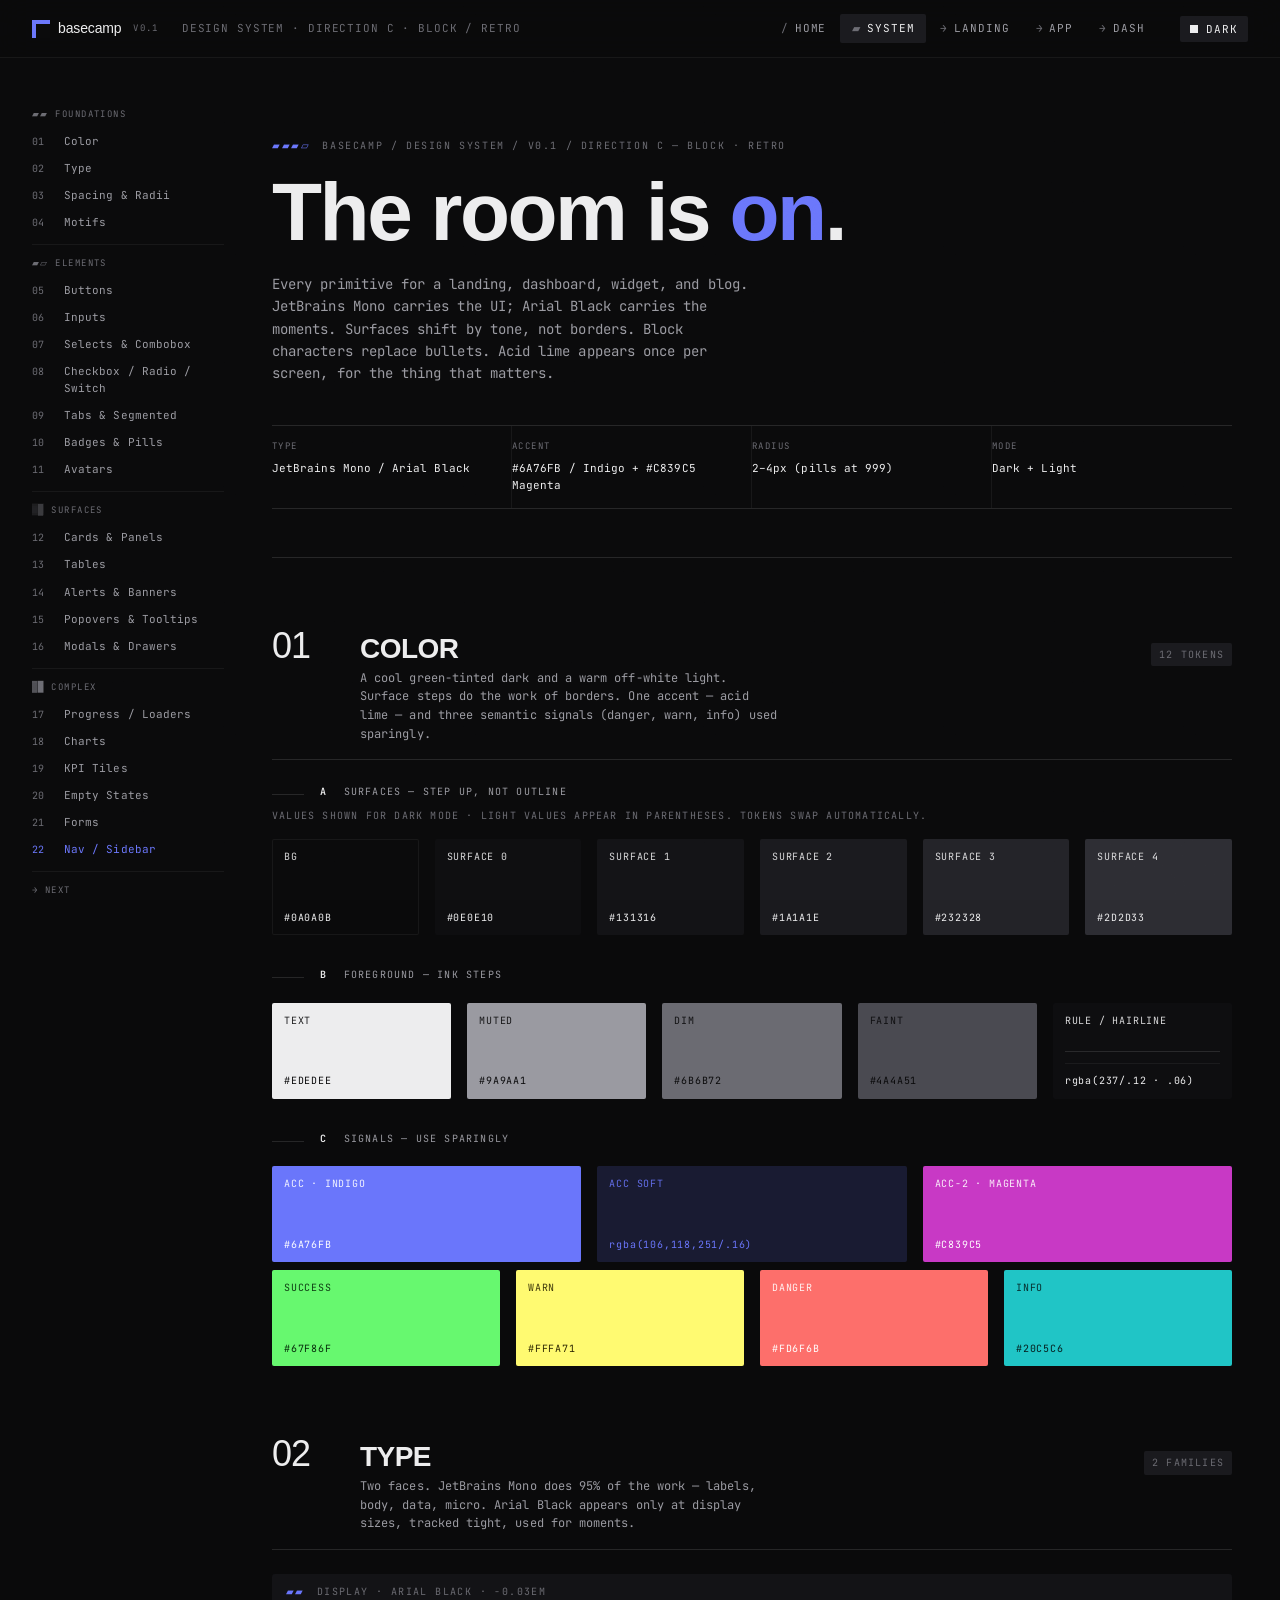
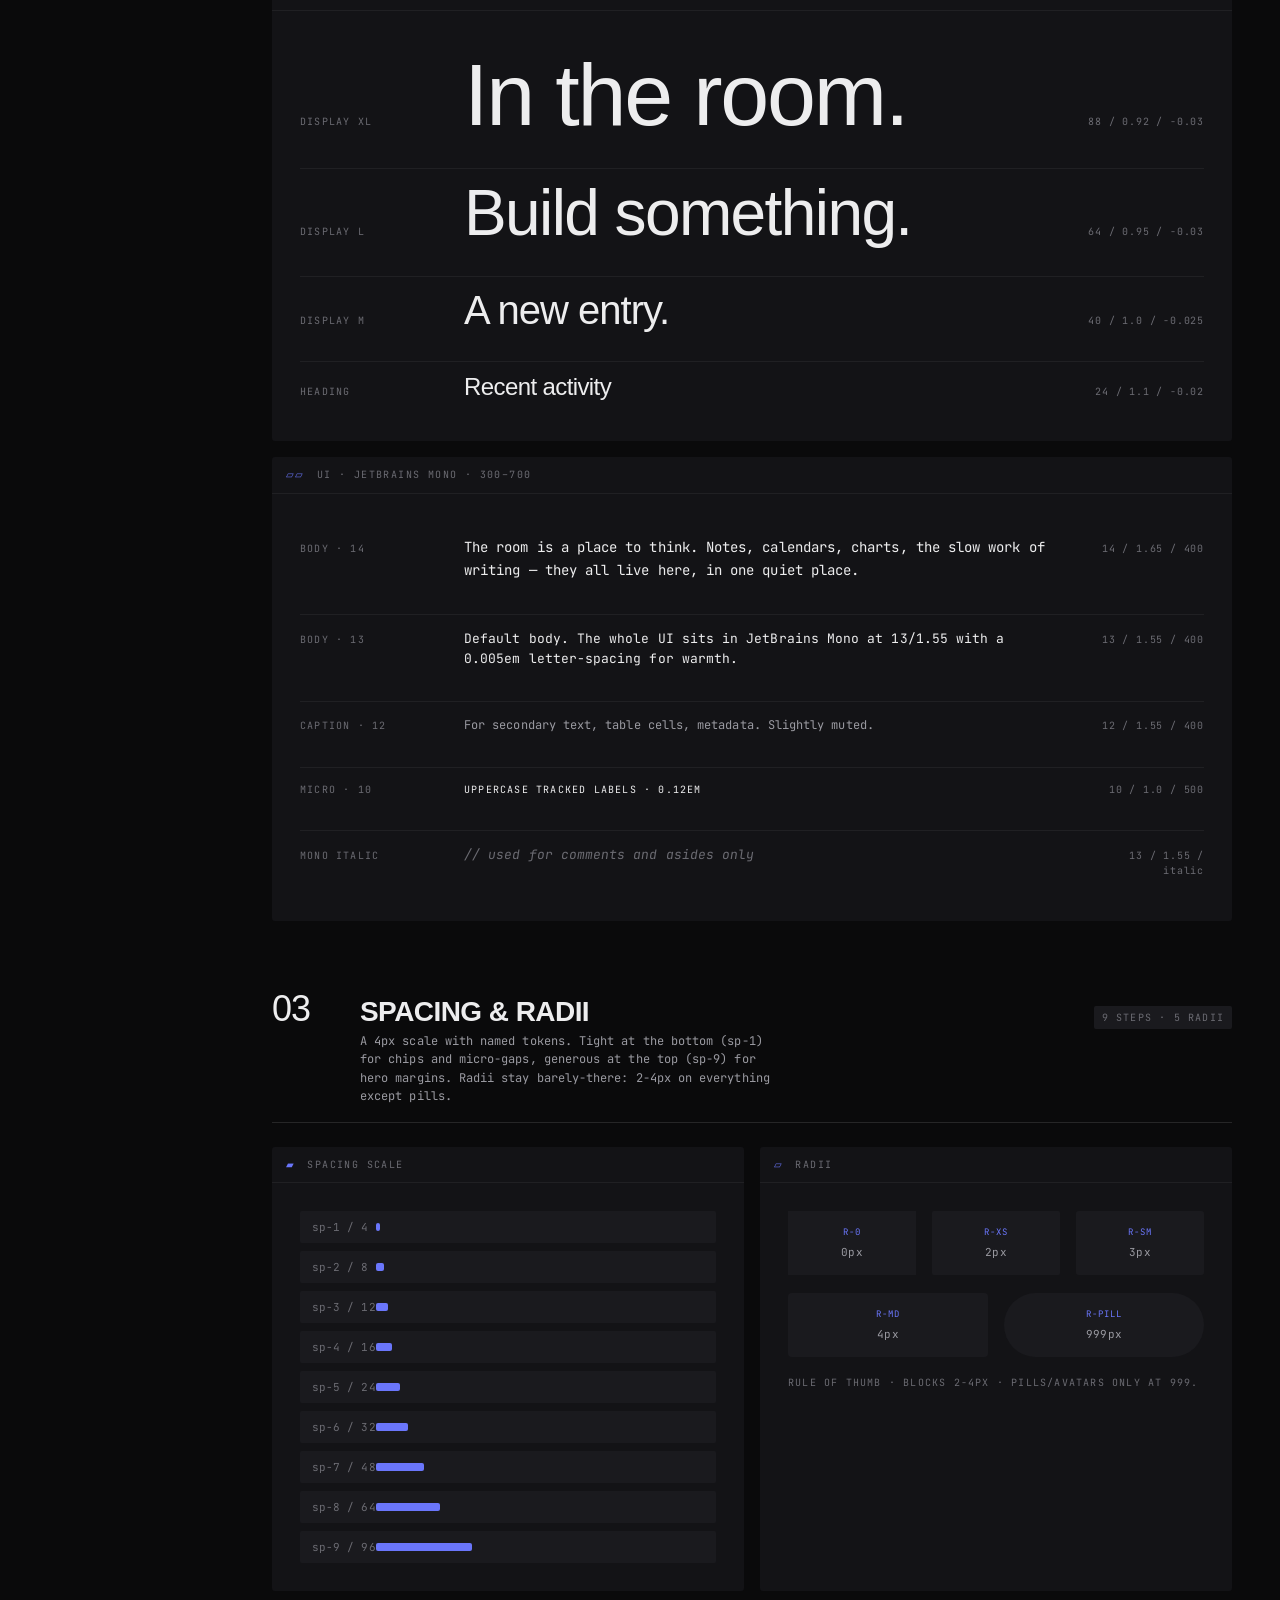
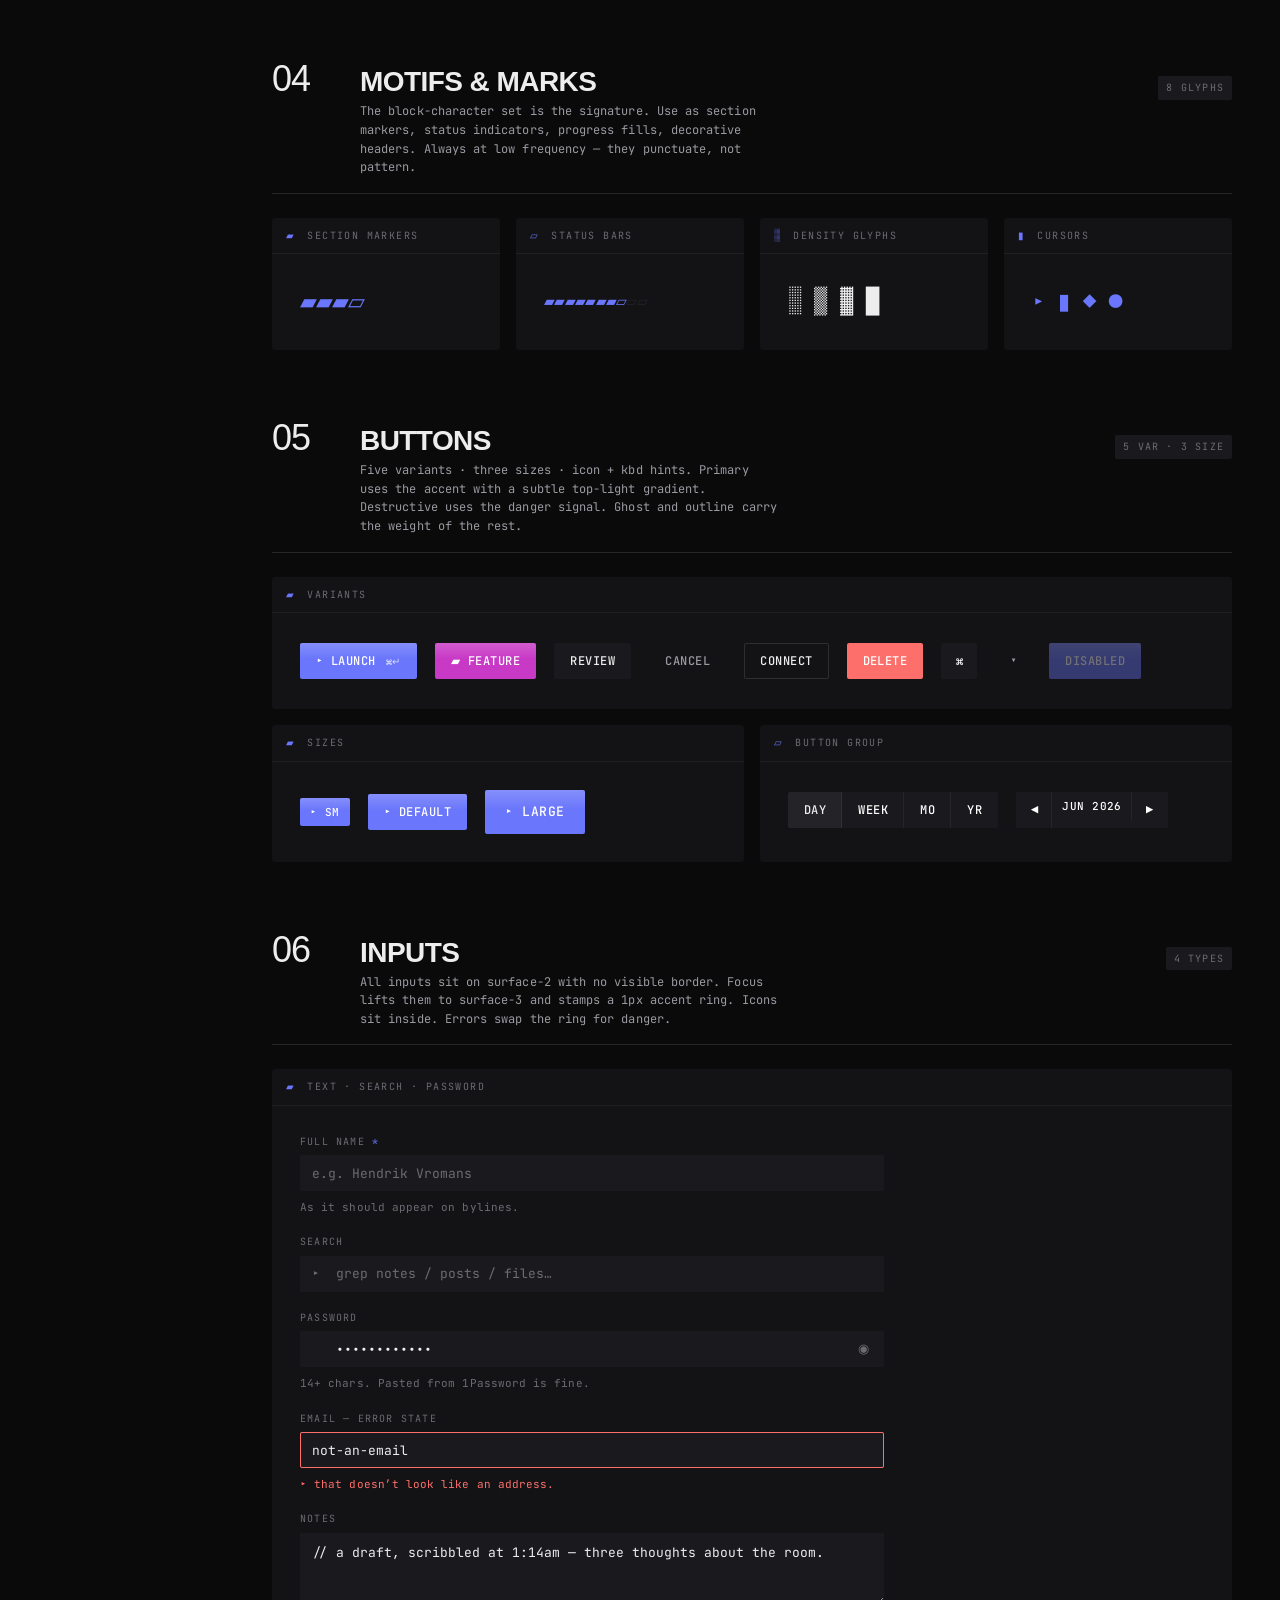
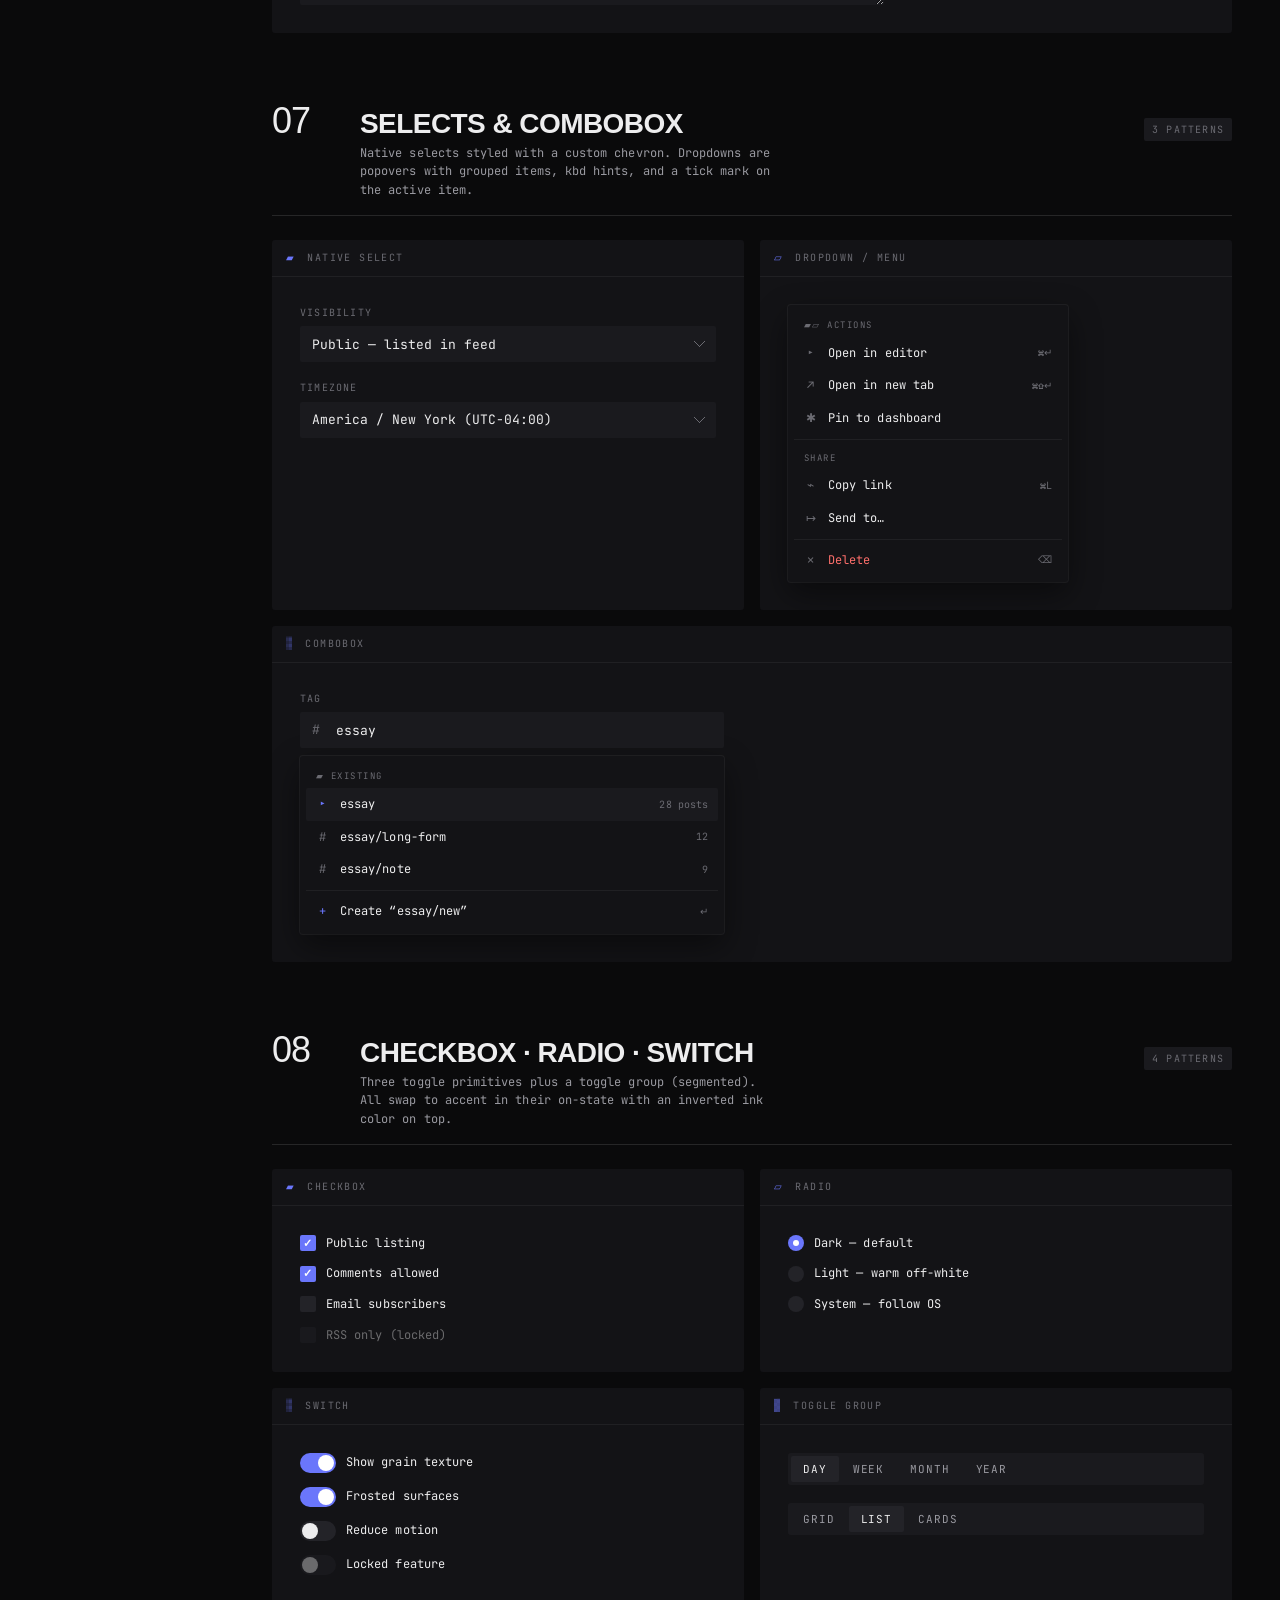
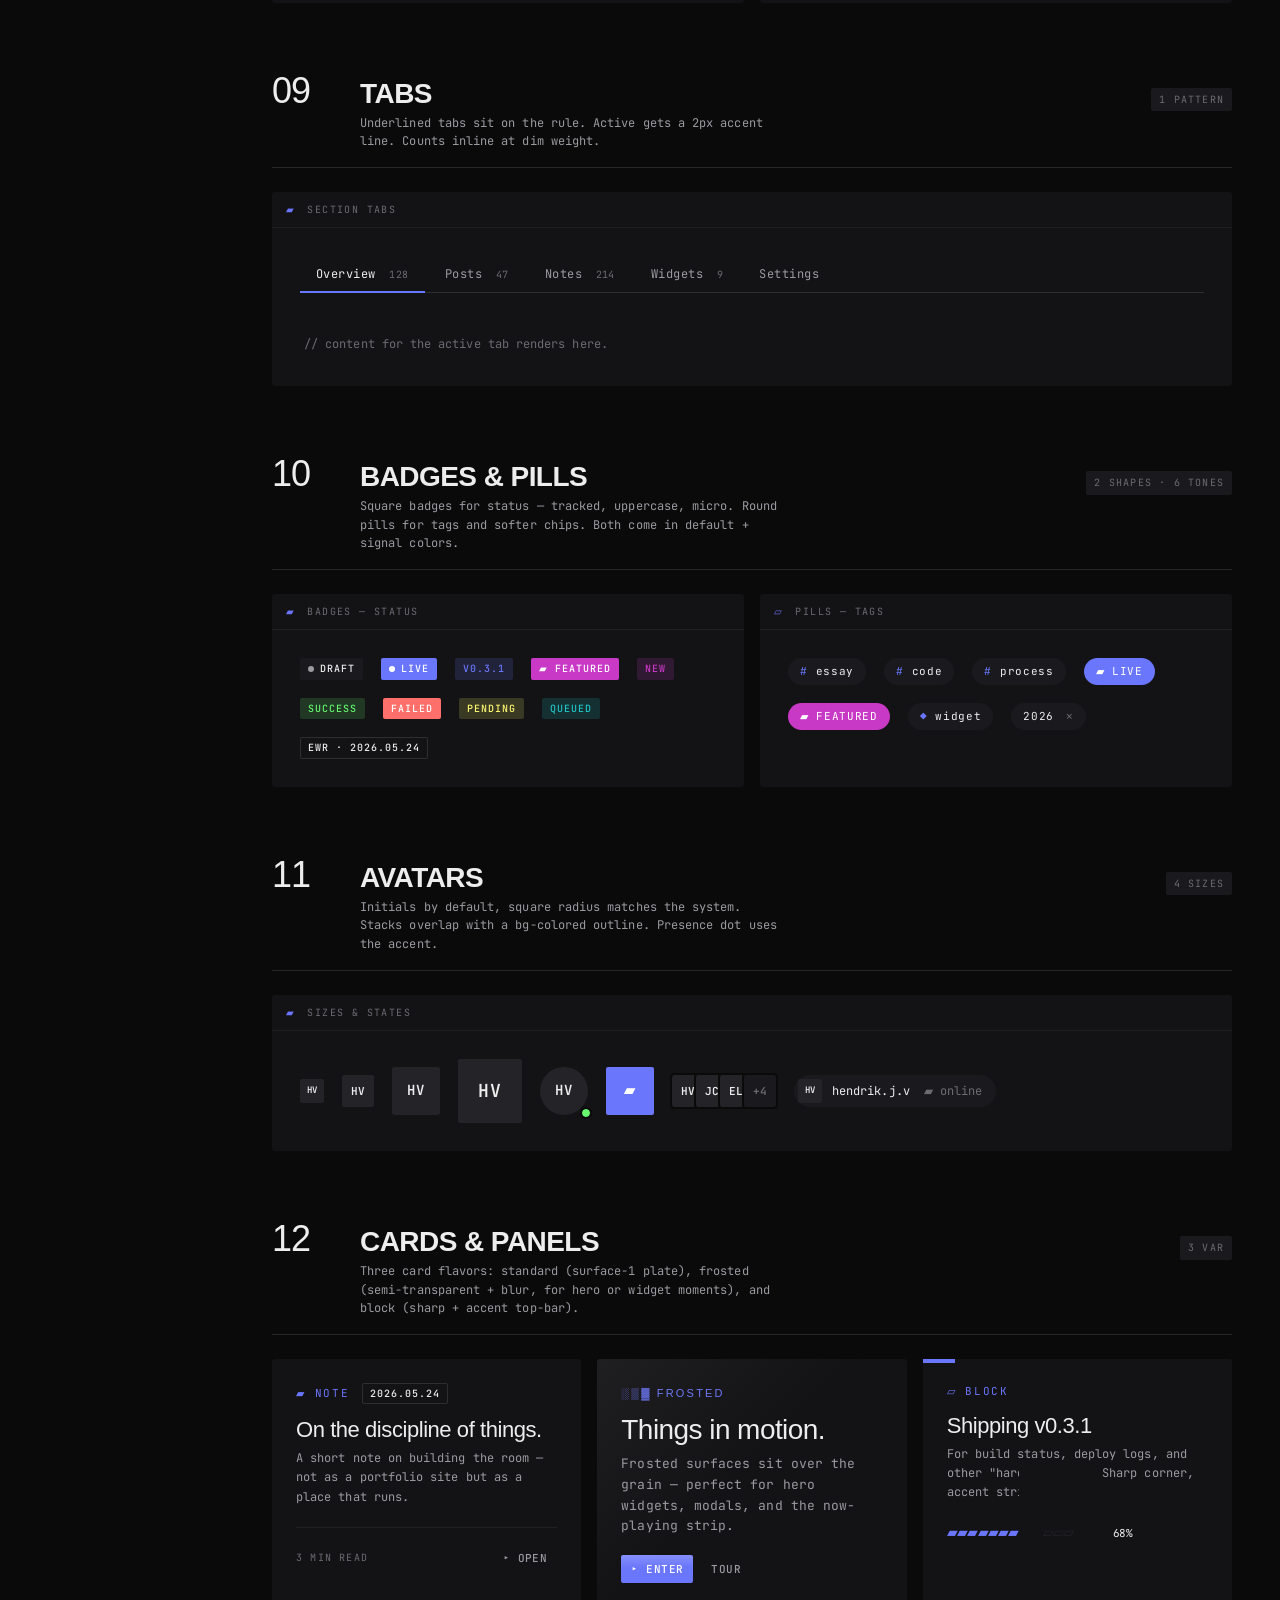
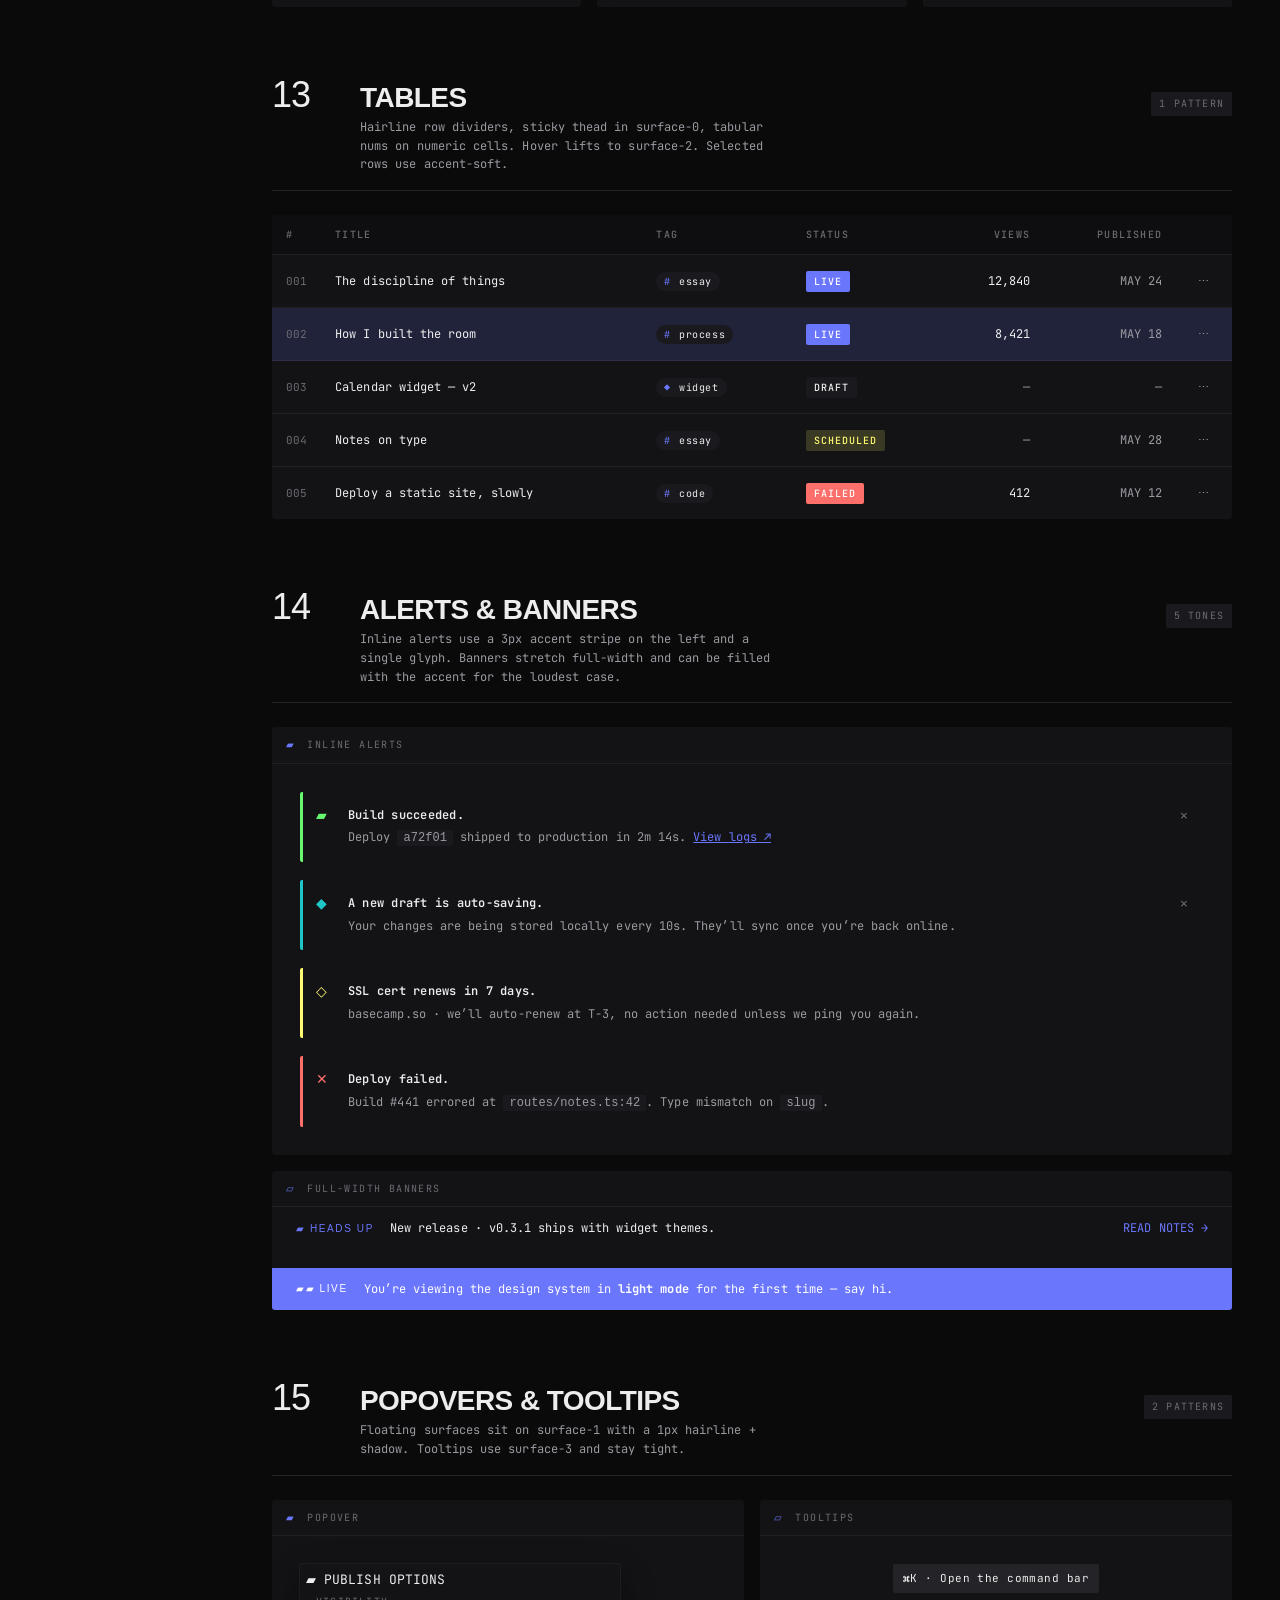
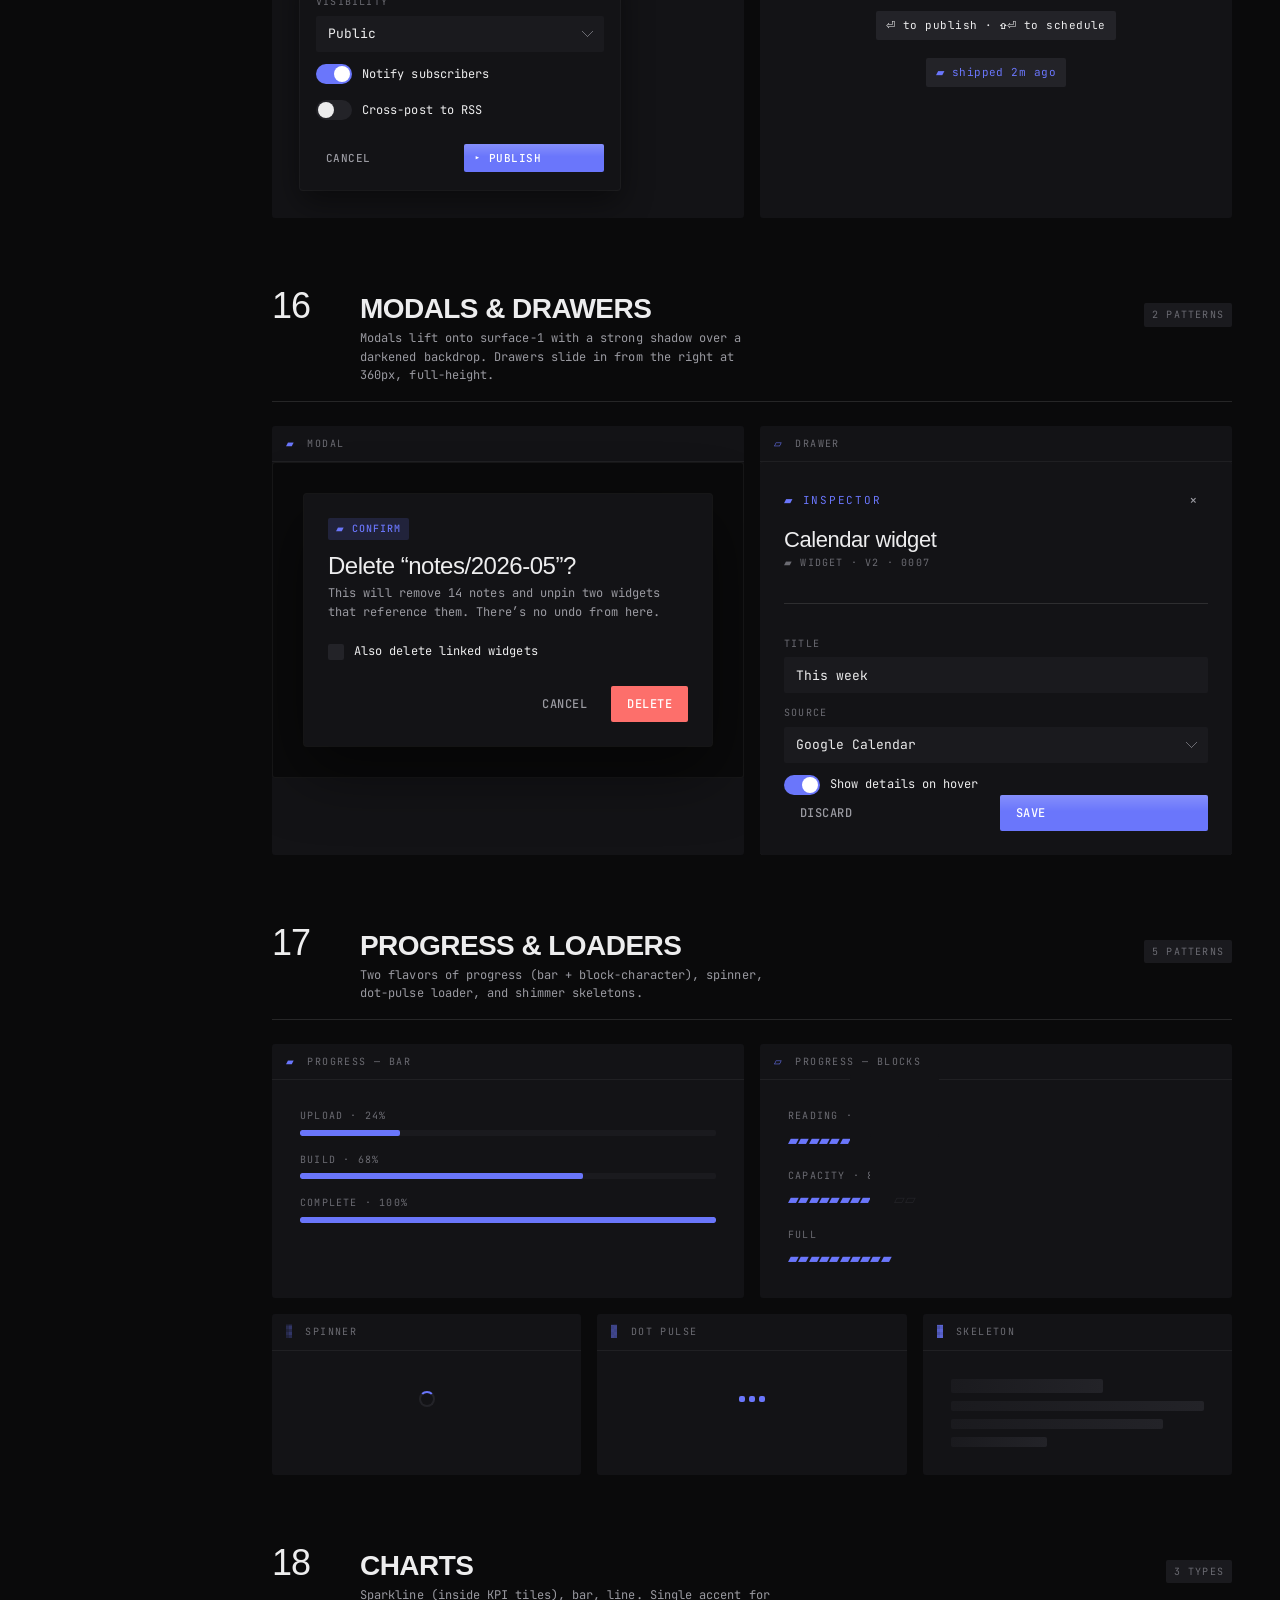
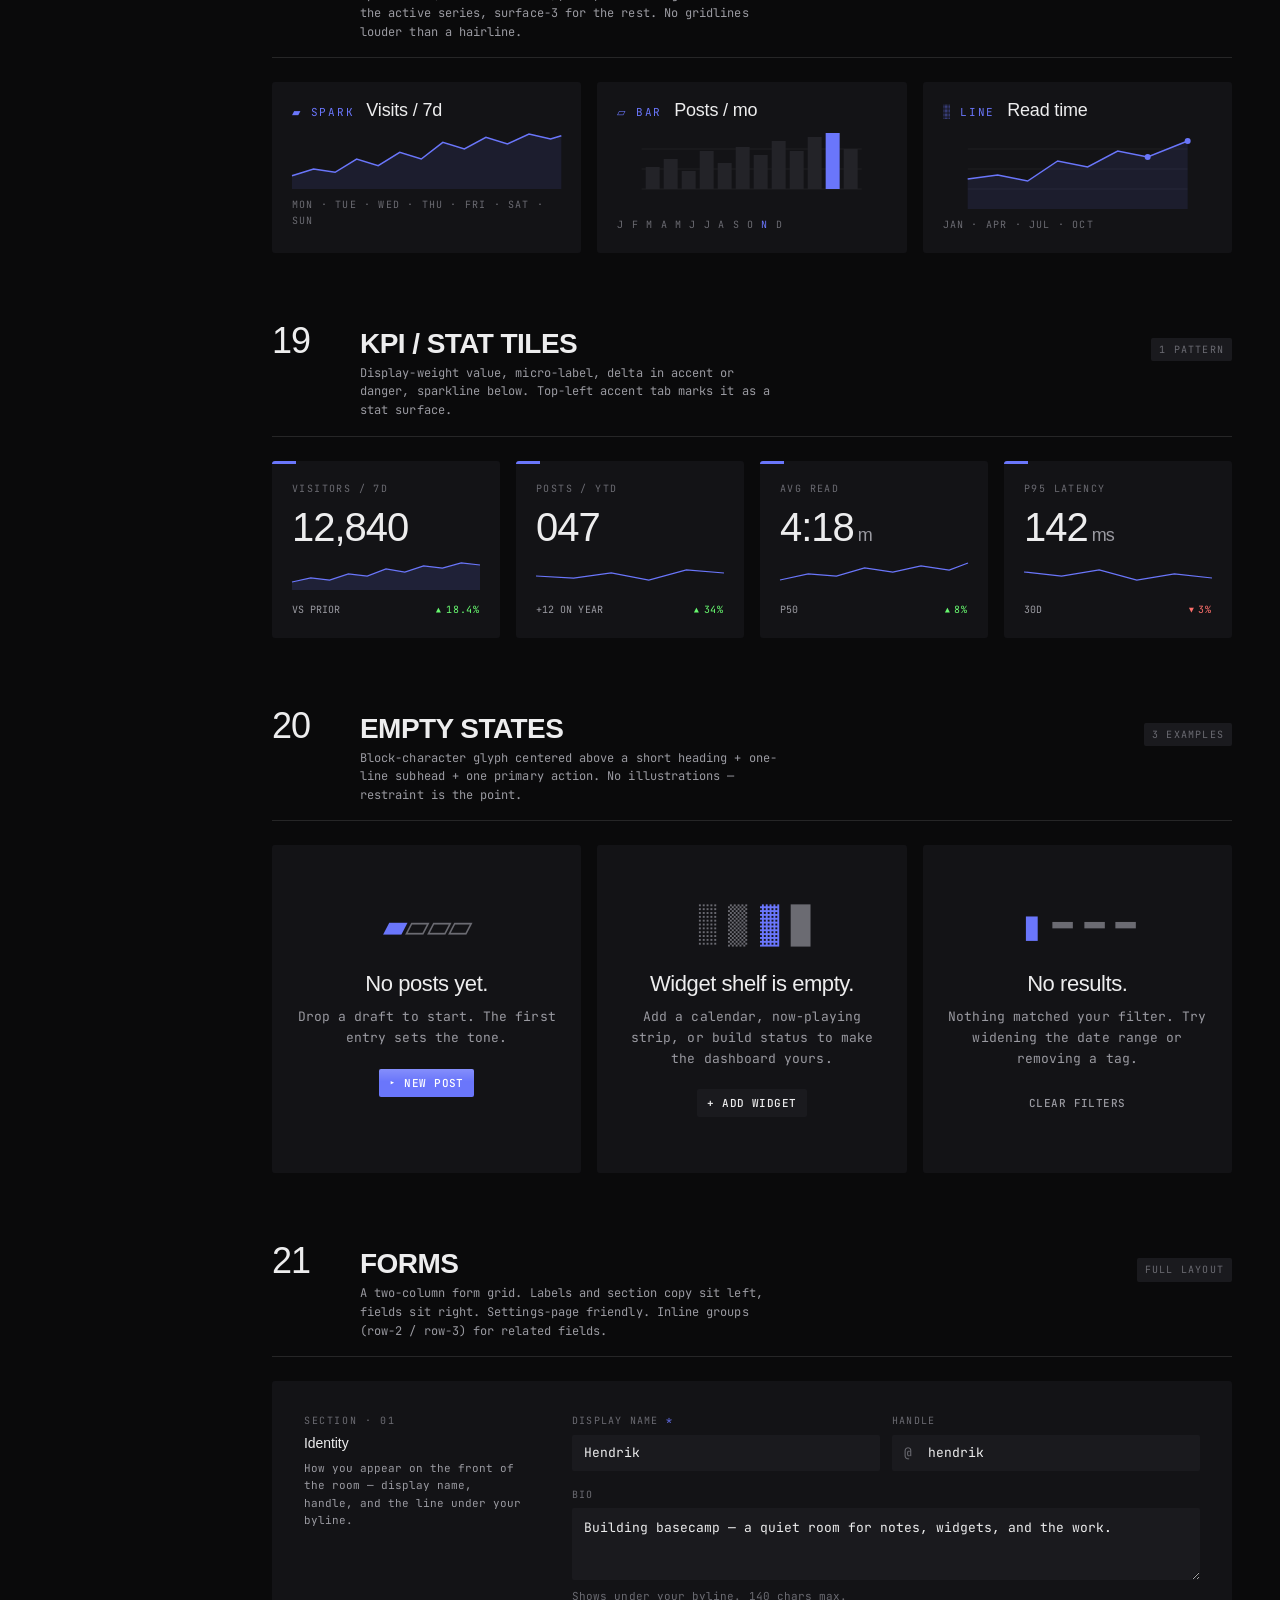
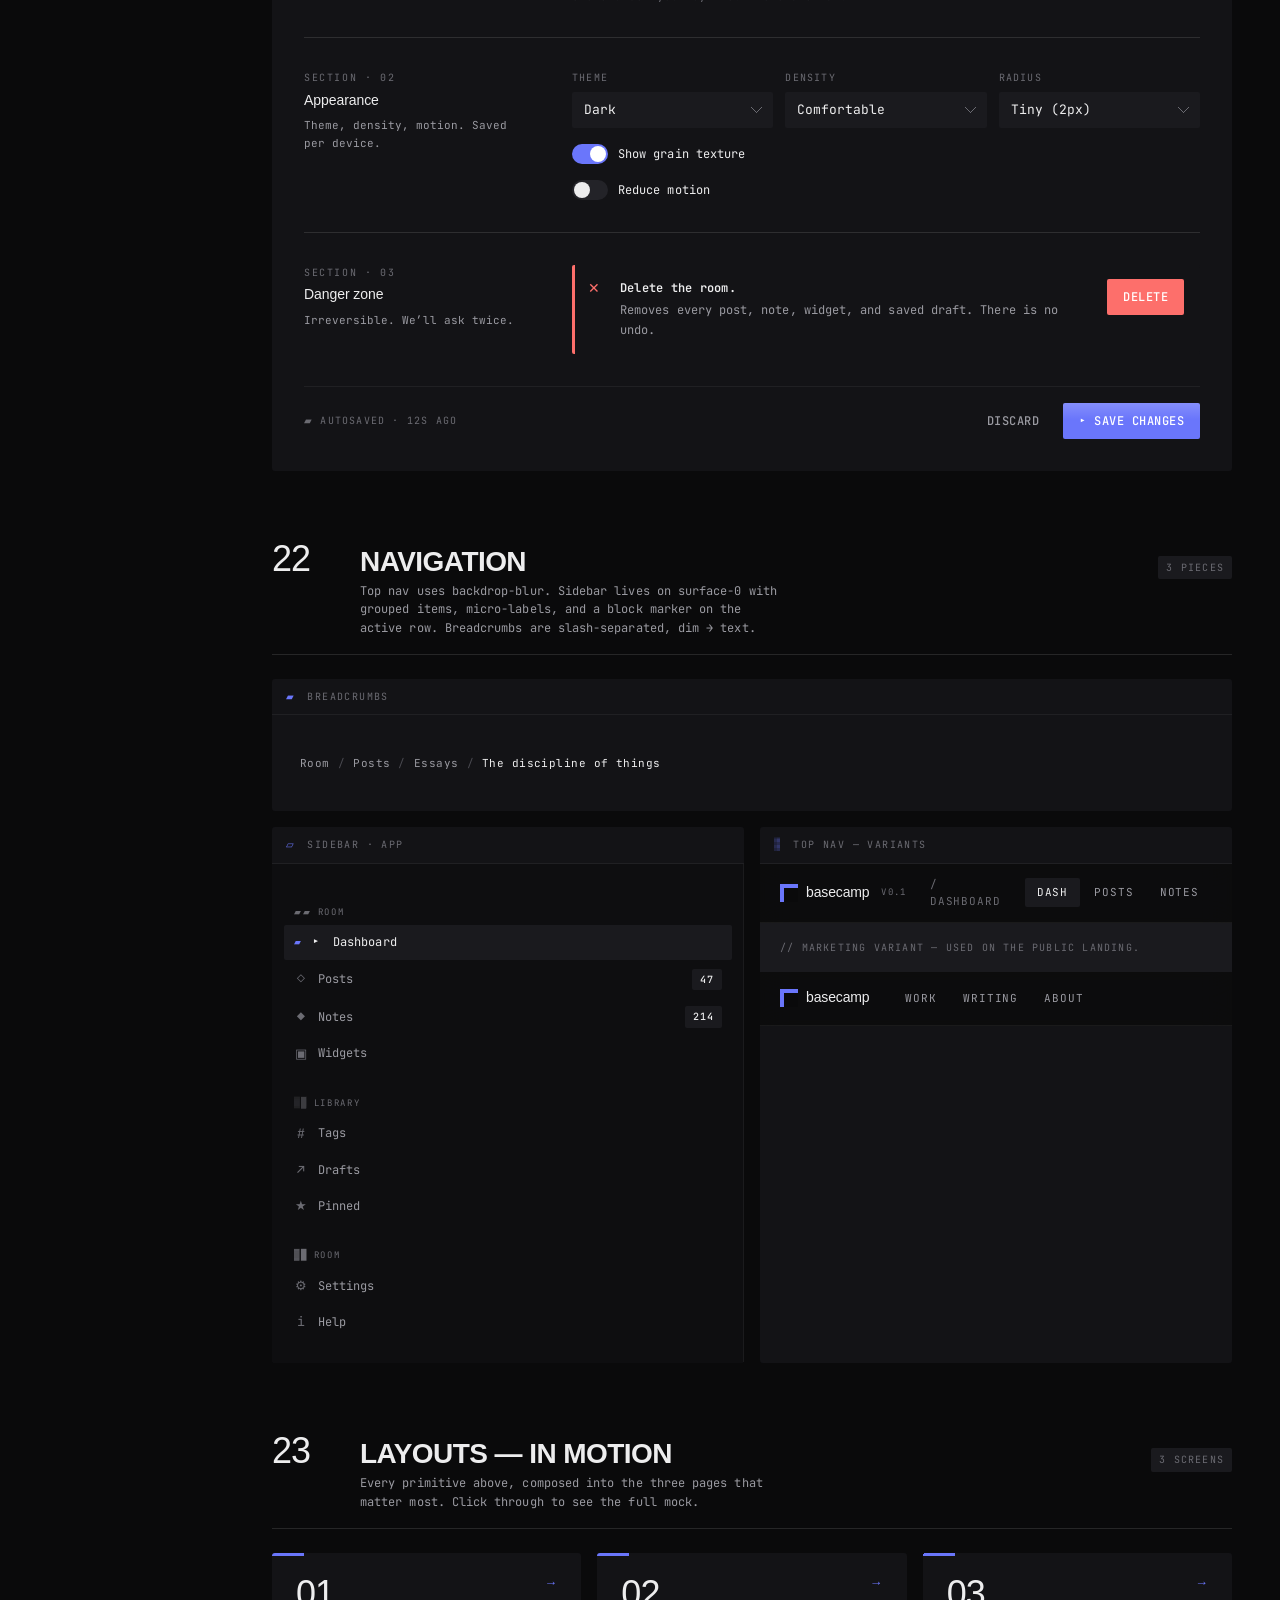
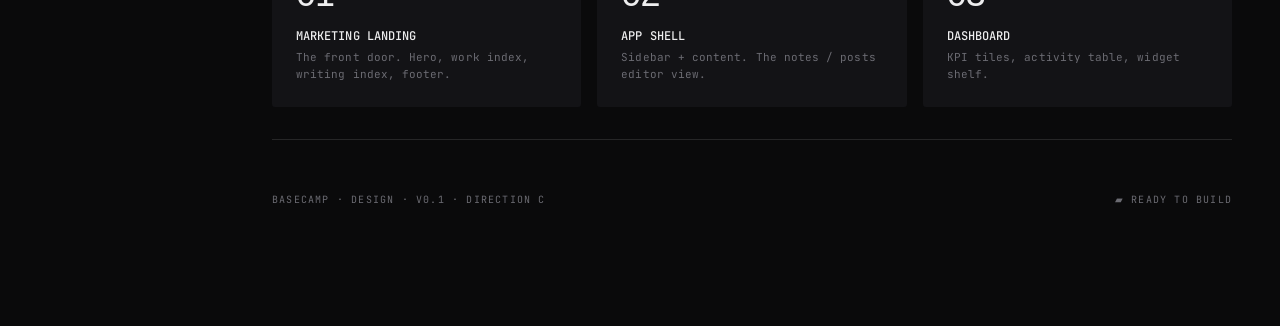
<file: design_system.html>
<!doctype html>
<html lang="en" data-theme="dark">
<head>
<meta charset="utf-8" />
<meta name="viewport" content="width=device-width,initial-scale=1" />
<title>basecamp — design system</title>
<link rel="stylesheet" href="tokens.css" />
<link rel="stylesheet" href="components.css" />
<style>
  /* Page-specific layout for design system docs */
  .ds-layout {
    display: grid;
    grid-template-columns: 240px minmax(0, 1fr);
    max-width: var(--max);
    margin: 0 auto;
    gap: 0;
  }
  .ds-toc {
    position: sticky;
    top: 64px;
    align-self: start;
    height: calc(100vh - 64px);
    overflow-y: auto;
    padding: 32px 16px 32px 32px;
    font-size: 11px;
  }
  .ds-toc .grp {
    font-size: 9px; letter-spacing: 0.16em; text-transform: uppercase;
    color: var(--dim);
    padding: 12px 0 6px;
    margin-top: 8px;
    border-top: 1px solid var(--hairline);
  }
  .ds-toc .grp:first-child { border-top: 0; margin-top: 0; }
  .ds-toc a {
    display: flex; align-items: baseline; gap: 10px;
    padding: 5px 0;
    color: var(--muted);
    text-decoration: none;
    border-radius: var(--r-xs);
  }
  .ds-toc a .n {
    color: var(--dim);
    font-feature-settings: "tnum";
    font-size: 10px;
    min-width: 22px;
  }
  .ds-toc a:hover { color: var(--text); }
  .ds-toc a.active { color: var(--acc); }
  .ds-toc a.active .n { color: var(--acc); }

  .ds-main {
    padding: 48px 48px 120px 32px;
    min-width: 0;
  }
  .ds-hero {
    padding: 32px 0 48px;
    border-bottom: 1px solid var(--rule);
    margin-bottom: 24px;
  }
  .ds-hero .eyebrow { color: var(--dim); font-size: 10px; letter-spacing: 0.16em; text-transform: uppercase; margin-bottom: 20px; display: flex; gap: 12px; align-items: center;}
  .ds-hero .eyebrow .acc { color: var(--acc); }
  .ds-hero h1 {
    font-family: var(--display);
    font-size: clamp(48px, 6.4vw, 88px);
    letter-spacing: -0.03em;
    line-height: 0.92;
    margin: 0 0 24px;
    max-width: 16ch;
  }
  .ds-hero h1 em { font-style: normal; color: var(--acc); }
  .ds-hero p { color: var(--muted); font-size: 14px; line-height: 1.6; max-width: 60ch; margin: 0;}
  .ds-hero .meta {
    display: grid;
    grid-template-columns: repeat(4, 1fr);
    margin-top: 40px;
    border-top: 1px solid var(--rule);
    border-bottom: 1px solid var(--rule);
  }
  .ds-hero .meta > div {
    padding: 14px 16px 14px 0;
    border-right: 1px solid var(--hairline);
    font-size: 11px;
  }
  .ds-hero .meta > div:last-child { border-right: 0; }
  .ds-hero .meta .k { color: var(--dim); text-transform: uppercase; font-size: 9px; letter-spacing: 0.16em; margin-bottom: 6px; }
  .ds-hero .meta .v { color: var(--text); }

  /* Section wrapper inside docs */
  section.s {
    scroll-margin-top: 72px;
    margin-top: var(--sp-8);
    padding-top: 8px;
  }
  section.s .s-head {
    display: grid;
    grid-template-columns: 64px 1fr auto;
    gap: 24px;
    align-items: baseline;
    padding-bottom: 16px;
    margin-bottom: 24px;
    border-bottom: 1px solid var(--rule);
  }
  section.s .s-head .n {
    font-family: var(--display); font-size: 36px; letter-spacing: -0.03em; line-height: 0.9;
  }
  section.s .s-head .t {
    font-family: var(--display); font-size: 28px; letter-spacing: -0.02em;
    line-height: 1;
    margin: 0;
  }
  section.s .s-head .d {
    color: var(--muted); font-size: 12px; margin-top: 6px; line-height: 1.55; max-width: 60ch;
  }
  section.s .s-head .tag {
    font-size: 10px; letter-spacing: 0.12em; text-transform: uppercase; color: var(--dim);
    padding: 4px 8px; background: var(--surface-2); border-radius: var(--r-xs);
  }

  /* Demo plate */
  .plate {
    background: var(--surface-1);
    border-radius: var(--r-sm);
    position: relative;
    overflow: hidden;
  }
  .plate .plate-head {
    display: flex; align-items: center; gap: 12px;
    padding: 10px 14px;
    border-bottom: 1px solid var(--hairline);
    font-size: 10px; letter-spacing: 0.14em; text-transform: uppercase;
    color: var(--dim);
  }
  .plate .plate-head .n { color: var(--acc); }
  .plate .plate-body {
    padding: 28px;
    display: flex; gap: 18px; flex-wrap: wrap; align-items: center;
    min-height: 96px;
  }
  .plate .plate-body.col { flex-direction: column; align-items: stretch; }
  .plate .plate-body.dense { gap: 8px; }
  .plate .plate-body.center { justify-content: center; }

  /* Color swatches */
  .swatch {
    display: flex; flex-direction: column;
    height: 96px;
    padding: 10px 12px;
    justify-content: space-between;
    font-size: 10px;
    letter-spacing: 0.08em;
    border-radius: var(--r-xs);
  }
  .swatch .nm { text-transform: uppercase; opacity: 0.9; }
  .swatch .hex { font-feature-settings: "tnum"; }
  .sw-bg     { background: var(--bg);       color: var(--text); box-shadow: inset 0 0 0 1px var(--hairline);}
  .sw-s0     { background: var(--surface-0); color: var(--text); }
  .sw-s1     { background: var(--surface-1); color: var(--text); }
  .sw-s2     { background: var(--surface-2); color: var(--text); }
  .sw-s3     { background: var(--surface-3); color: var(--text); }
  .sw-s4     { background: var(--surface-4); color: var(--text); }
  .sw-text   { background: var(--text);     color: var(--bg);   }
  .sw-muted  { background: var(--muted);    color: var(--bg);   }
  .sw-dim    { background: var(--dim);      color: var(--bg);   }
  .sw-acc    { background: var(--acc);      color: var(--acc-on); }
  .sw-acc-s  { background: var(--acc-soft); color: var(--acc); }
  .sw-acc-2  { background: var(--acc-2);    color: var(--acc-2-on); }
  .sw-danger { background: var(--danger);   color: var(--danger-on); }
  .sw-warn   { background: var(--warn);     color: var(--warn-on); }
  .sw-info   { background: var(--info);     color: var(--info-on); }
  .sw-success { background: var(--success); color: var(--success-on); }
  .sw-faint  { background: var(--faint);    color: var(--bg); }
  .sw-hairline {
    background: var(--surface-0);
    color: var(--text);
    position: relative;
    overflow: hidden;
  }
  .sw-hairline::after {
    content: '';
    position: absolute; left: 12px; right: 12px; top: 50%;
    height: 1px; background: var(--rule);
  }
  .sw-hairline::before {
    content: '';
    position: absolute; left: 12px; right: 12px; top: calc(50% + 12px);
    height: 1px; background: var(--hairline);
  }

  /* Type specimen */
  .type-row {
    display: grid;
    grid-template-columns: 140px 1fr 120px;
    gap: 24px;
    align-items: baseline;
    padding: 14px 0;
    border-top: 1px solid var(--hairline);
  }
  .type-row:first-of-type { border-top: 0; }
  .type-row .lbl { color: var(--dim); font-size: 10px; letter-spacing: 0.12em; text-transform: uppercase; }
  .type-row .specimen { color: var(--text); }
  .type-row .meta { color: var(--dim); font-size: 10px; text-align: right; letter-spacing: 0.08em;}

  /* Spacing visualizer */
  .sp-bar {
    background: var(--surface-2);
    height: 32px;
    border-radius: var(--r-xs);
    display: flex; align-items: center;
    color: var(--text);
    font-size: 11px;
    padding: 0 12px;
  }
  .sp-line { background: var(--acc); height: 8px; border-radius: var(--r-xs); }

  /* Radii visualizer */
  .radius-tile {
    background: var(--surface-2);
    height: 64px;
    display: flex; align-items: center; justify-content: center;
    flex-direction: column;
    gap: 4px;
    font-size: 11px;
    color: var(--muted);
  }
  .radius-tile .acc { color: var(--acc); font-size: 9px; letter-spacing: 0.12em; text-transform: uppercase; }

  /* Side TOC active dot */
  .sym {
    font-family: var(--mono); font-size: 11px;
    color: var(--acc);
    user-select: none;
  }

  /* Modal demo backdrop */
  .modal-demo {
    background: var(--bg);
    padding: 32px;
    border-radius: var(--r-sm);
    display: grid; place-items: center;
    min-height: 240px;
    position: relative;
    box-shadow: inset 0 0 0 1px var(--hairline);
  }

  /* Layouts link cards */
  .layout-links {
    display: grid;
    grid-template-columns: repeat(3, 1fr);
    gap: 16px;
    margin-top: 24px;
  }
  .layout-links a {
    background: var(--surface-1);
    padding: 24px;
    border-radius: var(--r-sm);
    text-decoration: none;
    color: var(--text);
    transition: background var(--dur-fast);
    position: relative;
    overflow: hidden;
  }
  .layout-links a:hover { background: var(--surface-2); }
  .layout-links a::before {
    content: ''; position: absolute; top: 0; left: 0; width: 32px; height: 3px; background: var(--acc);
  }
  .layout-links a .n {
    font-family: var(--display); font-size: 36px; letter-spacing: -0.025em; line-height: 0.95;
    margin-bottom: 16px;
  }
  .layout-links a .t { font-size: 12px; font-weight: 500; }
  .layout-links a .d { color: var(--dim); font-size: 11px; margin-top: 4px; line-height: 1.55; }
  .layout-links a .arr { position: absolute; top: 20px; right: 24px; color: var(--acc); font-family: var(--display); }
  @media (max-width: 800px) { .layout-links { grid-template-columns: 1fr; } }

  @media (max-width: 1024px) {
    .ds-toc { display: none; }
    .ds-layout { grid-template-columns: 1fr; }
    .ds-main { padding: 32px 24px 80px; }
  }
</style>
</head>
<body data-screen-label="Design System">

<!-- ============== TOP NAV ============== -->
<nav class="topnav">
  <div class="topnav-inner">
    <a class="brand" href="index.html"><span class="block"></span>basecamp <small>v0.1</small></a>
    <span class="nav-meta">design system · direction C · block / retro</span>
    <span class="nav-links">
      <a href="index.html"><span class="idx">/</span>HOME</a>
      <a href="design_system.html" class="active"><span class="idx">▰</span>SYSTEM</a>
      <a href="marketing_landing.html"><span class="idx">→</span>LANDING</a>
      <a href="app_shell.html"><span class="idx">→</span>APP</a>
      <a href="dashboard.html"><span class="idx">→</span>DASH</a>
    </span>
    <button class="theme-toggle" onclick="toggleTheme()">
      <span class="sq"></span><span id="theme-label">DARK</span>
    </button>
  </div>
</nav>

<div class="ds-layout">
  <!-- ============== SIDE TOC ============== -->
  <aside class="ds-toc">
    <div class="grp">▰▰ FOUNDATIONS</div>
    <a href="#color"><span class="n">01</span>Color</a>
    <a href="#type"><span class="n">02</span>Type</a>
    <a href="#spacing"><span class="n">03</span>Spacing &amp; Radii</a>
    <a href="#motifs"><span class="n">04</span>Motifs</a>

    <div class="grp">▰▱ ELEMENTS</div>
    <a href="#buttons"><span class="n">05</span>Buttons</a>
    <a href="#inputs"><span class="n">06</span>Inputs</a>
    <a href="#select"><span class="n">07</span>Selects &amp; Combobox</a>
    <a href="#choice"><span class="n">08</span>Checkbox / Radio / Switch</a>
    <a href="#tabs"><span class="n">09</span>Tabs &amp; Segmented</a>
    <a href="#badges"><span class="n">10</span>Badges &amp; Pills</a>
    <a href="#avatars"><span class="n">11</span>Avatars</a>

    <div class="grp">░▒ SURFACES</div>
    <a href="#cards"><span class="n">12</span>Cards &amp; Panels</a>
    <a href="#tables"><span class="n">13</span>Tables</a>
    <a href="#alerts"><span class="n">14</span>Alerts &amp; Banners</a>
    <a href="#popovers"><span class="n">15</span>Popovers &amp; Tooltips</a>
    <a href="#modals"><span class="n">16</span>Modals &amp; Drawers</a>

    <div class="grp">▓█ COMPLEX</div>
    <a href="#progress"><span class="n">17</span>Progress / Loaders</a>
    <a href="#charts"><span class="n">18</span>Charts</a>
    <a href="#kpi"><span class="n">19</span>KPI Tiles</a>
    <a href="#empty"><span class="n">20</span>Empty States</a>
    <a href="#forms"><span class="n">21</span>Forms</a>
    <a href="#nav"><span class="n">22</span>Nav / Sidebar</a>

    <div class="grp">→ NEXT</div>
    <a href="#layouts"><span class="n">23</span>Layouts</a>
  </aside>

  <!-- ============== MAIN ============== -->
  <main class="ds-main">
    <!-- HERO -->
    <header class="ds-hero">
      <div class="eyebrow">
        <span class="acc">▰▰▰▱</span>
        <span>BASECAMP / DESIGN SYSTEM / v0.1 / DIRECTION C — BLOCK · RETRO</span>
      </div>
      <h1>The room is <em>on</em>.</h1>
      <p>
        Every primitive for a landing, dashboard, widget, and blog. JetBrains Mono carries the UI;
        Arial Black carries the moments. Surfaces shift by tone, not borders. Block characters
        replace bullets. Acid lime appears once per screen, for the thing that matters.
      </p>
      <div class="meta">
        <div><div class="k">Type</div><div class="v">JetBrains Mono / Arial Black</div></div>
        <div><div class="k">Accent</div><div class="v">#6A76FB / Indigo + #C839C5 Magenta</div></div>
        <div><div class="k">Radius</div><div class="v">2–4px (pills at 999)</div></div>
        <div><div class="k">Mode</div><div class="v">Dark + Light</div></div>
      </div>
    </header>

    <!-- ============== 01 · COLOR ============== -->
    <section class="s" id="color">
      <header class="s-head">
        <div class="n">01</div>
        <div>
          <h2 class="t">COLOR</h2>
          <div class="d">A cool green-tinted dark and a warm off-white light. Surface steps do the work of borders. One accent — acid lime — and three semantic signals (danger, warn, info) used sparingly.</div>
        </div>
        <div class="tag">12 TOKENS</div>
      </header>

      <div class="sec-head"><span class="num">A</span><span class="name">SURFACES — STEP UP, NOT OUTLINE</span></div>
      <p class="faint uc" style="margin: -12px 0 16px;">Values shown for dark mode · light values appear in parentheses. Tokens swap automatically.</p>
      <div class="row r6">
        <div class="swatch sw-bg"><span class="nm">BG</span><span class="hex" data-hex-dark="#0A0A0B" data-hex-light="#FAFAFA">#0A0A0B</span></div>
        <div class="swatch sw-s0"><span class="nm">SURFACE 0</span><span class="hex" data-hex-dark="#0E0E10" data-hex-light="#F4F4F5">#0E0E10</span></div>
        <div class="swatch sw-s1"><span class="nm">SURFACE 1</span><span class="hex" data-hex-dark="#131316" data-hex-light="#EEEEF0">#131316</span></div>
        <div class="swatch sw-s2"><span class="nm">SURFACE 2</span><span class="hex" data-hex-dark="#1A1A1E" data-hex-light="#E4E4E7">#1A1A1E</span></div>
        <div class="swatch sw-s3"><span class="nm">SURFACE 3</span><span class="hex" data-hex-dark="#232328" data-hex-light="#D4D4D8">#232328</span></div>
        <div class="swatch sw-s4"><span class="nm">SURFACE 4</span><span class="hex" data-hex-dark="#2D2D33" data-hex-light="#C2C2C6">#2D2D33</span></div>
      </div>

      <div class="sec-head" style="margin-top: 32px;"><span class="num">B</span><span class="name">FOREGROUND — INK STEPS</span></div>
      <div class="row r5">
        <div class="swatch sw-text"><span class="nm">TEXT</span><span class="hex" data-hex-dark="#EDEDEE" data-hex-light="#0A0A0B">#EDEDEE</span></div>
        <div class="swatch sw-muted"><span class="nm">MUTED</span><span class="hex" data-hex-dark="#9A9AA1" data-hex-light="#4A4A51">#9A9AA1</span></div>
        <div class="swatch sw-dim"><span class="nm">DIM</span><span class="hex" data-hex-dark="#6B6B72" data-hex-light="#74747B">#6B6B72</span></div>
        <div class="swatch sw-faint"><span class="nm">FAINT</span><span class="hex" data-hex-dark="#4A4A51" data-hex-light="#A4A4AB">#4A4A51</span></div>
        <div class="swatch sw-hairline"><span class="nm" style="position: relative; z-index: 1;">RULE / HAIRLINE</span><span class="hex" style="position: relative; z-index: 1;" data-hex-dark="rgba(237/.12 · .06)" data-hex-light="rgba(10/.14 · .06)">rgba(237/.12 · .06)</span></div>
      </div>

      <div class="sec-head" style="margin-top: 32px;"><span class="num">C</span><span class="name">SIGNALS — USE SPARINGLY</span></div>
      <div class="row r3" style="margin-bottom: 8px;">
        <div class="swatch sw-acc"><span class="nm">ACC · INDIGO</span><span class="hex">#6A76FB</span></div>
        <div class="swatch sw-acc-s"><span class="nm">ACC SOFT</span><span class="hex" data-hex-dark="rgba(106,118,251/.16)" data-hex-light="rgba(106,118,251/.14)">rgba(106,118,251/.16)</span></div>
        <div class="swatch sw-acc-2"><span class="nm">ACC-2 · MAGENTA</span><span class="hex">#C839C5</span></div>
      </div>
      <div class="row r4">
        <div class="swatch sw-success"><span class="nm">SUCCESS</span><span class="hex" data-hex-dark="#67F86F" data-hex-light="#1D7A25">#67F86F</span></div>
        <div class="swatch sw-warn"><span class="nm">WARN</span><span class="hex" data-hex-dark="#FFFA71" data-hex-light="#D97706">#FFFA71</span></div>
        <div class="swatch sw-danger"><span class="nm">DANGER</span><span class="hex">#FD6F6B</span></div>
        <div class="swatch sw-info"><span class="nm">INFO</span><span class="hex" data-hex-dark="#20C5C6" data-hex-light="#0E8A8B">#20C5C6</span></div>
      </div>
    </section>

    <!-- ============== 02 · TYPE ============== -->
    <section class="s" id="type">
      <header class="s-head">
        <div class="n">02</div>
        <div>
          <h2 class="t">TYPE</h2>
          <div class="d">Two faces. JetBrains Mono does 95% of the work — labels, body, data, micro. Arial Black appears only at display sizes, tracked tight, used for moments.</div>
        </div>
        <div class="tag">2 FAMILIES</div>
      </header>

      <div class="plate">
        <div class="plate-head"><span class="n">▰▰</span> DISPLAY · ARIAL BLACK · -0.03em</div>
        <div class="plate-body col">
          <div class="type-row">
            <div class="lbl">DISPLAY XL</div>
            <div class="specimen display" style="font-size: 88px;">In the room.</div>
            <div class="meta">88 / 0.92 / -0.03</div>
          </div>
          <div class="type-row">
            <div class="lbl">DISPLAY L</div>
            <div class="specimen display" style="font-size: 64px;">Build something.</div>
            <div class="meta">64 / 0.95 / -0.03</div>
          </div>
          <div class="type-row">
            <div class="lbl">DISPLAY M</div>
            <div class="specimen display" style="font-size: 40px;">A new entry.</div>
            <div class="meta">40 / 1.0 / -0.025</div>
          </div>
          <div class="type-row">
            <div class="lbl">HEADING</div>
            <div class="specimen display" style="font-size: 24px;">Recent activity</div>
            <div class="meta">24 / 1.1 / -0.02</div>
          </div>
        </div>
      </div>

      <div class="plate" style="margin-top: 16px;">
        <div class="plate-head"><span class="n">▱▱</span> UI · JETBRAINS MONO · 300–700</div>
        <div class="plate-body col">
          <div class="type-row">
            <div class="lbl">BODY · 14</div>
            <div class="specimen" style="font-size: 14px; line-height: 1.65;">The room is a place to think. Notes, calendars, charts, the slow work of writing — they all live here, in one quiet place.</div>
            <div class="meta">14 / 1.65 / 400</div>
          </div>
          <div class="type-row">
            <div class="lbl">BODY · 13</div>
            <div class="specimen" style="font-size: 13px; line-height: 1.55;">Default body. The whole UI sits in JetBrains Mono at 13/1.55 with a 0.005em letter-spacing for warmth.</div>
            <div class="meta">13 / 1.55 / 400</div>
          </div>
          <div class="type-row">
            <div class="lbl">CAPTION · 12</div>
            <div class="specimen" style="font-size: 12px; color: var(--muted);">For secondary text, table cells, metadata. Slightly muted.</div>
            <div class="meta">12 / 1.55 / 400</div>
          </div>
          <div class="type-row">
            <div class="lbl">MICRO · 10</div>
            <div class="specimen uc" style="font-size: 10px;">UPPERCASE TRACKED LABELS · 0.12EM</div>
            <div class="meta">10 / 1.0 / 500</div>
          </div>
          <div class="type-row">
            <div class="lbl">MONO ITALIC</div>
            <div class="specimen" style="font-size: 13px; font-style: italic; color: var(--dim);">// used for comments and asides only</div>
            <div class="meta">13 / 1.55 / italic</div>
          </div>
        </div>
      </div>
    </section>

    <!-- ============== 03 · SPACING & RADII ============== -->
    <section class="s" id="spacing">
      <header class="s-head">
        <div class="n">03</div>
        <div>
          <h2 class="t">SPACING &amp; RADII</h2>
          <div class="d">A 4px scale with named tokens. Tight at the bottom (sp-1) for chips and micro-gaps, generous at the top (sp-9) for hero margins. Radii stay barely-there: 2-4px on everything except pills.</div>
        </div>
        <div class="tag">9 STEPS · 5 RADII</div>
      </header>

      <div class="row r2">
        <div class="plate">
          <div class="plate-head"><span class="n">▰</span> SPACING SCALE</div>
          <div class="plate-body col" style="gap: 8px;">
            <div class="sp-bar"><span style="width: 64px; color: var(--dim);">sp-1 / 4</span><div class="sp-line" style="width: 4px;"></div></div>
            <div class="sp-bar"><span style="width: 64px; color: var(--dim);">sp-2 / 8</span><div class="sp-line" style="width: 8px;"></div></div>
            <div class="sp-bar"><span style="width: 64px; color: var(--dim);">sp-3 / 12</span><div class="sp-line" style="width: 12px;"></div></div>
            <div class="sp-bar"><span style="width: 64px; color: var(--dim);">sp-4 / 16</span><div class="sp-line" style="width: 16px;"></div></div>
            <div class="sp-bar"><span style="width: 64px; color: var(--dim);">sp-5 / 24</span><div class="sp-line" style="width: 24px;"></div></div>
            <div class="sp-bar"><span style="width: 64px; color: var(--dim);">sp-6 / 32</span><div class="sp-line" style="width: 32px;"></div></div>
            <div class="sp-bar"><span style="width: 64px; color: var(--dim);">sp-7 / 48</span><div class="sp-line" style="width: 48px;"></div></div>
            <div class="sp-bar"><span style="width: 64px; color: var(--dim);">sp-8 / 64</span><div class="sp-line" style="width: 64px;"></div></div>
            <div class="sp-bar"><span style="width: 64px; color: var(--dim);">sp-9 / 96</span><div class="sp-line" style="width: 96px;"></div></div>
          </div>
        </div>

        <div class="plate">
          <div class="plate-head"><span class="n">▱</span> RADII</div>
          <div class="plate-body col">
            <div class="row r3">
              <div class="radius-tile" style="border-radius: 0;"><span class="acc">R-0</span><span>0px</span></div>
              <div class="radius-tile" style="border-radius: 2px;"><span class="acc">R-XS</span><span>2px</span></div>
              <div class="radius-tile" style="border-radius: 3px;"><span class="acc">R-SM</span><span>3px</span></div>
            </div>
            <div class="row r2">
              <div class="radius-tile" style="border-radius: 4px;"><span class="acc">R-MD</span><span>4px</span></div>
              <div class="radius-tile" style="border-radius: 999px;"><span class="acc">R-PILL</span><span>999px</span></div>
            </div>
            <div class="faint uc">Rule of thumb · blocks 2-4px · pills/avatars only at 999.</div>
          </div>
        </div>
      </div>
    </section>

    <!-- ============== 04 · MOTIFS ============== -->
    <section class="s" id="motifs">
      <header class="s-head">
        <div class="n">04</div>
        <div>
          <h2 class="t">MOTIFS &amp; MARKS</h2>
          <div class="d">The block-character set is the signature. Use as section markers, status indicators, progress fills, decorative headers. Always at low frequency — they punctuate, not pattern.</div>
        </div>
        <div class="tag">8 GLYPHS</div>
      </header>
      <div class="row r4">
        <div class="plate">
          <div class="plate-head"><span class="n">▰</span> SECTION MARKERS</div>
          <div class="plate-body" style="font-family: var(--mono); font-size: 22px; color: var(--acc); letter-spacing: -0.05em; padding: 24px 28px;">
            <span>▰▰▰▱</span>
          </div>
        </div>
        <div class="plate">
          <div class="plate-head"><span class="n">▱</span> STATUS BARS</div>
          <div class="plate-body" style="font-family: var(--mono); font-size: 14px; color: var(--acc); letter-spacing: -0.05em; padding: 32px 28px;">
            <span>▰▰▰▰▰▰▰▱<span style="color: var(--surface-3)">▱▱</span></span>
          </div>
        </div>
        <div class="plate">
          <div class="plate-head"><span class="n">░</span> DENSITY GLYPHS</div>
          <div class="plate-body" style="font-family: var(--mono); font-size: 22px; color: var(--text); padding: 24px 28px;">
            <span>░ ▒ ▓ █</span>
          </div>
        </div>
        <div class="plate">
          <div class="plate-head"><span class="n">▮</span> CURSORS</div>
          <div class="plate-body" style="font-family: var(--mono); font-size: 22px; color: var(--acc); padding: 24px 28px;">
            <span>▸ ▮ ◆ ●</span>
          </div>
        </div>
      </div>
    </section>

    <!-- ============== 05 · BUTTONS ============== -->
    <section class="s" id="buttons">
      <header class="s-head">
        <div class="n">05</div>
        <div>
          <h2 class="t">BUTTONS</h2>
          <div class="d">Five variants · three sizes · icon + kbd hints. Primary uses the accent with a subtle top-light gradient. Destructive uses the danger signal. Ghost and outline carry the weight of the rest.</div>
        </div>
        <div class="tag">5 VAR · 3 SIZE</div>
      </header>

      <div class="plate">
        <div class="plate-head"><span class="n">▰</span> VARIANTS</div>
        <div class="plate-body">
          <button class="btn btn-primary">▸ LAUNCH<span class="ks">⌘↵</span></button>
          <button class="btn btn-acc-2">▰ FEATURE</button>
          <button class="btn btn-secondary">REVIEW</button>
          <button class="btn btn-ghost">CANCEL</button>
          <button class="btn btn-outline">CONNECT</button>
          <button class="btn btn-destructive">DELETE</button>
          <button class="btn btn-icon btn-secondary">⌘</button>
          <button class="btn btn-icon btn-ghost">▾</button>
          <button class="btn btn-primary is-disabled">DISABLED</button>
        </div>
      </div>

      <div class="row r2" style="margin-top: 16px;">
        <div class="plate">
          <div class="plate-head"><span class="n">▰</span> SIZES</div>
          <div class="plate-body">
            <button class="btn btn-primary btn-sm">▸ SM</button>
            <button class="btn btn-primary">▸ DEFAULT</button>
            <button class="btn btn-primary btn-lg">▸ LARGE</button>
          </div>
        </div>
        <div class="plate">
          <div class="plate-head"><span class="n">▱</span> BUTTON GROUP</div>
          <div class="plate-body">
            <div class="btn-group">
              <button class="btn active">DAY</button>
              <button class="btn">WEEK</button>
              <button class="btn">MO</button>
              <button class="btn">YR</button>
            </div>
            <div class="btn-group">
              <button class="btn btn-icon">◀</button>
              <button class="btn btn-sm">JUN 2026</button>
              <button class="btn btn-icon">▶</button>
            </div>
          </div>
        </div>
      </div>
    </section>

    <!-- ============== 06 · INPUTS ============== -->
    <section class="s" id="inputs">
      <header class="s-head">
        <div class="n">06</div>
        <div>
          <h2 class="t">INPUTS</h2>
          <div class="d">All inputs sit on surface-2 with no visible border. Focus lifts them to surface-3 and stamps a 1px accent ring. Icons sit inside. Errors swap the ring for danger.</div>
        </div>
        <div class="tag">4 TYPES</div>
      </header>

      <div class="plate">
        <div class="plate-head"><span class="n">▰</span> TEXT · SEARCH · PASSWORD</div>
        <div class="plate-body col" style="max-width: 640px;">
          <div class="field">
            <label class="lbl">FULL NAME <span class="req">*</span></label>
            <input class="input" placeholder="e.g. Hendrik Vromans" value="" />
            <span class="hint">As it should appear on bylines.</span>
          </div>

          <div class="field">
            <label class="lbl">SEARCH</label>
            <div class="input-wrap">
              <span class="icon-l">▸</span>
              <input class="input" placeholder="grep notes / posts / files…" />
            </div>
          </div>

          <div class="field">
            <label class="lbl">PASSWORD</label>
            <div class="input-wrap">
              <input class="input has-r" type="password" value="••••••••••••" />
              <span class="icon-r" title="Show / hide">◉</span>
            </div>
            <span class="hint">14+ chars. Pasted from 1Password is fine.</span>
          </div>

          <div class="field">
            <label class="lbl">EMAIL — ERROR STATE</label>
            <input class="input error" value="not-an-email" />
            <span class="err">▸ that doesn&rsquo;t look like an address.</span>
          </div>

          <div class="field">
            <label class="lbl">NOTES</label>
            <textarea class="textarea" placeholder="Tap to write. Markdown supported. ▰▰">// a draft, scribbled at 1:14am — three thoughts about the room.</textarea>
          </div>
        </div>
      </div>
    </section>

    <!-- ============== 07 · SELECT / COMBOBOX ============== -->
    <section class="s" id="select">
      <header class="s-head">
        <div class="n">07</div>
        <div>
          <h2 class="t">SELECTS &amp; COMBOBOX</h2>
          <div class="d">Native selects styled with a custom chevron. Dropdowns are popovers with grouped items, kbd hints, and a tick mark on the active item.</div>
        </div>
        <div class="tag">3 PATTERNS</div>
      </header>

      <div class="row r2">
        <div class="plate">
          <div class="plate-head"><span class="n">▰</span> NATIVE SELECT</div>
          <div class="plate-body col">
            <div class="field">
              <label class="lbl">VISIBILITY</label>
              <select class="select-native">
                <option>Public — listed in feed</option>
                <option>Unlisted — link only</option>
                <option>Private — me only</option>
              </select>
            </div>
            <div class="field">
              <label class="lbl">TIMEZONE</label>
              <select class="select-native">
                <option>America / New York (UTC-04:00)</option>
                <option>America / Los Angeles</option>
              </select>
            </div>
          </div>
        </div>

        <div class="plate">
          <div class="plate-head"><span class="n">▱</span> DROPDOWN / MENU</div>
          <div class="plate-body" style="align-items: flex-start;">
            <div class="menu" style="position: static; max-width: 280px; width: 100%;">
              <div class="grp-lbl">▰▱ ACTIONS</div>
              <div class="item"><span class="ico">▸</span>Open in editor<span class="ks">⌘↵</span></div>
              <div class="item"><span class="ico">↗</span>Open in new tab<span class="ks">⌘⇧↵</span></div>
              <div class="item"><span class="ico">✱</span>Pin to dashboard</div>
              <div class="sep"></div>
              <div class="grp-lbl">SHARE</div>
              <div class="item"><span class="ico">⌁</span>Copy link<span class="ks">⌘L</span></div>
              <div class="item"><span class="ico">↦</span>Send to&hellip;</div>
              <div class="sep"></div>
              <div class="item danger"><span class="ico">✕</span>Delete<span class="ks">⌫</span></div>
            </div>
          </div>
        </div>
      </div>

      <div class="plate" style="margin-top: 16px;">
        <div class="plate-head"><span class="n">░</span> COMBOBOX</div>
        <div class="plate-body col" style="max-width: 480px;">
          <div class="field">
            <label class="lbl">TAG</label>
            <div class="input-wrap">
              <span class="icon-l">#</span>
              <input class="input" placeholder="search or create…" value="essay" />
            </div>
          </div>
          <div class="menu" style="position: static; max-width: 480px; width: 100%; margin-top: -10px;">
            <div class="grp-lbl">▰ EXISTING</div>
            <div class="item" style="background: var(--surface-2);"><span class="ico" style="color: var(--acc);">▸</span>essay<span class="ks">28 posts</span></div>
            <div class="item"><span class="ico">#</span>essay/long-form<span class="ks">12</span></div>
            <div class="item"><span class="ico">#</span>essay/note<span class="ks">9</span></div>
            <div class="sep"></div>
            <div class="item"><span class="ico" style="color: var(--acc);">+</span>Create &ldquo;essay/new&rdquo;<span class="ks">↵</span></div>
          </div>
        </div>
      </div>
    </section>

    <!-- ============== 08 · CHOICE ============== -->
    <section class="s" id="choice">
      <header class="s-head">
        <div class="n">08</div>
        <div>
          <h2 class="t">CHECKBOX · RADIO · SWITCH</h2>
          <div class="d">Three toggle primitives plus a toggle group (segmented). All swap to accent in their on-state with an inverted ink color on top.</div>
        </div>
        <div class="tag">4 PATTERNS</div>
      </header>

      <div class="row r2">
        <div class="plate">
          <div class="plate-head"><span class="n">▰</span> CHECKBOX</div>
          <div class="plate-body col" style="gap: 12px;">
            <label class="check on" onclick="this.classList.toggle('on')"><span class="box"></span>Public listing</label>
            <label class="check on" onclick="this.classList.toggle('on')"><span class="box"></span>Comments allowed</label>
            <label class="check" onclick="this.classList.toggle('on')"><span class="box"></span>Email subscribers</label>
            <label class="check is-disabled"><span class="box"></span>RSS only (locked)</label>
          </div>
        </div>

        <div class="plate">
          <div class="plate-head"><span class="n">▱</span> RADIO</div>
          <div class="plate-body col" style="gap: 12px;">
            <label class="radio on" onclick="radioPick(this,'theme')"><span class="dot"></span>Dark — default</label>
            <label class="radio"    onclick="radioPick(this,'theme')"><span class="dot"></span>Light — warm off-white</label>
            <label class="radio"    onclick="radioPick(this,'theme')"><span class="dot"></span>System — follow OS</label>
          </div>
        </div>

        <div class="plate">
          <div class="plate-head"><span class="n">░</span> SWITCH</div>
          <div class="plate-body col" style="gap: 14px;">
            <div class="switch-row"><div class="switch on" onclick="this.classList.toggle('on')"></div>Show grain texture</div>
            <div class="switch-row"><div class="switch on" onclick="this.classList.toggle('on')"></div>Frosted surfaces</div>
            <div class="switch-row"><div class="switch" onclick="this.classList.toggle('on')"></div>Reduce motion</div>
            <div class="switch-row"><div class="switch is-disabled"></div>Locked feature</div>
          </div>
        </div>

        <div class="plate">
          <div class="plate-head"><span class="n">▒</span> TOGGLE GROUP</div>
          <div class="plate-body col">
            <div class="toggle-group" onclick="tg(event)">
              <button class="on">DAY</button>
              <button>WEEK</button>
              <button>MONTH</button>
              <button>YEAR</button>
            </div>
            <div class="toggle-group" onclick="tg(event)">
              <button>GRID</button>
              <button class="on">LIST</button>
              <button>CARDS</button>
            </div>
          </div>
        </div>
      </div>
    </section>

    <!-- ============== 09 · TABS ============== -->
    <section class="s" id="tabs">
      <header class="s-head">
        <div class="n">09</div>
        <div>
          <h2 class="t">TABS</h2>
          <div class="d">Underlined tabs sit on the rule. Active gets a 2px accent line. Counts inline at dim weight.</div>
        </div>
        <div class="tag">1 PATTERN</div>
      </header>

      <div class="plate">
        <div class="plate-head"><span class="n">▰</span> SECTION TABS</div>
        <div class="plate-body col" style="align-items: stretch;">
          <div class="tabs" onclick="tabs(event)">
            <button class="on">Overview <span class="count">128</span></button>
            <button>Posts <span class="count">47</span></button>
            <button>Notes <span class="count">214</span></button>
            <button>Widgets <span class="count">9</span></button>
            <button>Settings</button>
          </div>
          <div style="padding: 24px 4px 4px; color: var(--muted); font-size: 12px;">
            <span class="faint">// content for the active tab renders here.</span>
          </div>
        </div>
      </div>
    </section>

    <!-- ============== 10 · BADGES / PILLS ============== -->
    <section class="s" id="badges">
      <header class="s-head">
        <div class="n">10</div>
        <div>
          <h2 class="t">BADGES &amp; PILLS</h2>
          <div class="d">Square badges for status — tracked, uppercase, micro. Round pills for tags and softer chips. Both come in default + signal colors.</div>
        </div>
        <div class="tag">2 SHAPES · 6 TONES</div>
      </header>

      <div class="row r2">
        <div class="plate">
          <div class="plate-head"><span class="n">▰</span> BADGES — STATUS</div>
          <div class="plate-body">
            <span class="badge"><span class="dot"></span>DRAFT</span>
            <span class="badge acc"><span class="dot" style="background: var(--acc-on)"></span>LIVE</span>
            <span class="badge acc-soft">v0.3.1</span>
            <span class="badge acc-2">▰ FEATURED</span>
            <span class="badge acc-2-soft">NEW</span>
            <span class="badge success">SUCCESS</span>
            <span class="badge danger">FAILED</span>
            <span class="badge warn">PENDING</span>
            <span class="badge info">QUEUED</span>
            <span class="badge outline">EWR · 2026.05.24</span>
          </div>
        </div>

        <div class="plate">
          <div class="plate-head"><span class="n">▱</span> PILLS — TAGS</div>
          <div class="plate-body">
            <span class="pill"><span class="ac">#</span>essay</span>
            <span class="pill"><span class="ac">#</span>code</span>
            <span class="pill"><span class="ac">#</span>process</span>
            <span class="pill acc">▰ LIVE</span>
            <span class="pill acc-2">▰ FEATURED</span>
            <span class="pill"><span class="ac">◆</span>widget</span>
            <span class="pill">2026 <span class="x">✕</span></span>
          </div>
        </div>
      </div>
    </section>

    <!-- ============== 11 · AVATARS ============== -->
    <section class="s" id="avatars">
      <header class="s-head">
        <div class="n">11</div>
        <div>
          <h2 class="t">AVATARS</h2>
          <div class="d">Initials by default, square radius matches the system. Stacks overlap with a bg-colored outline. Presence dot uses the accent.</div>
        </div>
        <div class="tag">4 SIZES</div>
      </header>

      <div class="plate">
        <div class="plate-head"><span class="n">▰</span> SIZES &amp; STATES</div>
        <div class="plate-body">
          <span class="avatar sm">HV</span>
          <span class="avatar">HV</span>
          <span class="avatar lg">HV</span>
          <span class="avatar xl">HV</span>
          <span class="avatar round lg">HV<span class="presence"></span></span>
          <span class="avatar acc lg">▰</span>
          <span class="avatar-stack">
            <span class="avatar">HV</span>
            <span class="avatar">JC</span>
            <span class="avatar">EL</span>
            <span class="avatar" style="background: var(--surface-2); color: var(--dim);">+4</span>
          </span>
          <span class="user-pill"><span class="avatar sm">HV</span>hendrik.j.v<span class="faint" style="margin-left: 4px;">▰ online</span></span>
        </div>
      </div>
    </section>

    <!-- ============== 12 · CARDS ============== -->
    <section class="s" id="cards">
      <header class="s-head">
        <div class="n">12</div>
        <div>
          <h2 class="t">CARDS &amp; PANELS</h2>
          <div class="d">Three card flavors: standard (surface-1 plate), frosted (semi-transparent + blur, for hero or widget moments), and block (sharp + accent top-bar).</div>
        </div>
        <div class="tag">3 VAR</div>
      </header>

      <div class="row r3">
        <div class="card">
          <div class="card-head">
            <span class="mark">▰ NOTE</span>
            <span class="badge outline">2026.05.24</span>
          </div>
          <div class="display" style="font-size: 22px; letter-spacing: -0.02em; margin-bottom: 8px;">On the discipline of things.</div>
          <p style="color: var(--muted); font-size: 12px; margin: 0 0 20px; line-height: 1.6;">A short note on building the room — not as a portfolio site but as a place that runs.</p>
          <div class="card-foot">
            <span class="faint uc">3 MIN READ</span>
            <button class="btn btn-sm btn-ghost">▸ OPEN</button>
          </div>
        </div>

        <div class="frost">
          <span class="blockmark">░▒▓ FROSTED</span>
          <div class="h">Things in motion.</div>
          <p>Frosted surfaces sit over the grain — perfect for hero widgets, modals, and the now-playing strip.</p>
          <div class="h-stack" style="margin-top: 18px;">
            <button class="btn btn-primary btn-sm">▸ ENTER</button>
            <button class="btn btn-ghost btn-sm">TOUR</button>
          </div>
        </div>

        <div class="block-card">
          <div class="card-head">
            <span class="mark">▱ BLOCK</span>
          </div>
          <div class="display" style="font-size: 22px; letter-spacing: -0.02em;">Shipping v0.3.1</div>
          <p style="color: var(--muted); font-size: 12px; margin: 8px 0 20px; line-height: 1.6;">For build status, deploy logs, and other "hard" moments. Sharp corner, accent stripe up top.</p>
          <div class="progress-blocks">▰▰▰▰▰▰▰<span class="empty">▱▱▱</span> <span style="color: var(--text); font-size: 11px; margin-left: 8px;">68%</span></div>
        </div>
      </div>
    </section>

    <!-- ============== 13 · TABLES ============== -->
    <section class="s" id="tables">
      <header class="s-head">
        <div class="n">13</div>
        <div>
          <h2 class="t">TABLES</h2>
          <div class="d">Hairline row dividers, sticky thead in surface-0, tabular nums on numeric cells. Hover lifts to surface-2. Selected rows use accent-soft.</div>
        </div>
        <div class="tag">1 PATTERN</div>
      </header>

      <div class="table-wrap">
        <table class="tbl">
          <thead><tr>
            <th style="width: 40px;">#</th>
            <th>TITLE</th>
            <th>TAG</th>
            <th>STATUS</th>
            <th class="num">VIEWS</th>
            <th class="num">PUBLISHED</th>
            <th style="width:32px;"></th>
          </tr></thead>
          <tbody>
            <tr>
              <td class="idx">001</td>
              <td>The discipline of things</td>
              <td><span class="pill" style="padding: 2px 8px; font-size: 10px;"><span class="ac">#</span>essay</span></td>
              <td><span class="badge acc">LIVE</span></td>
              <td class="num tnum">12,840</td>
              <td class="num tnum dim">MAY 24</td>
              <td><button class="btn btn-icon btn-sm btn-ghost">⋯</button></td>
            </tr>
            <tr class="selected">
              <td class="idx">002</td>
              <td>How I built the room</td>
              <td><span class="pill" style="padding: 2px 8px; font-size: 10px;"><span class="ac">#</span>process</span></td>
              <td><span class="badge acc">LIVE</span></td>
              <td class="num tnum">8,421</td>
              <td class="num tnum dim">MAY 18</td>
              <td><button class="btn btn-icon btn-sm btn-ghost">⋯</button></td>
            </tr>
            <tr>
              <td class="idx">003</td>
              <td>Calendar widget — v2</td>
              <td><span class="pill" style="padding: 2px 8px; font-size: 10px;"><span class="ac">◆</span>widget</span></td>
              <td><span class="badge">DRAFT</span></td>
              <td class="num tnum dim">—</td>
              <td class="num tnum dim">—</td>
              <td><button class="btn btn-icon btn-sm btn-ghost">⋯</button></td>
            </tr>
            <tr>
              <td class="idx">004</td>
              <td>Notes on type</td>
              <td><span class="pill" style="padding: 2px 8px; font-size: 10px;"><span class="ac">#</span>essay</span></td>
              <td><span class="badge warn">SCHEDULED</span></td>
              <td class="num tnum dim">—</td>
              <td class="num tnum dim">MAY 28</td>
              <td><button class="btn btn-icon btn-sm btn-ghost">⋯</button></td>
            </tr>
            <tr>
              <td class="idx">005</td>
              <td>Deploy a static site, slowly</td>
              <td><span class="pill" style="padding: 2px 8px; font-size: 10px;"><span class="ac">#</span>code</span></td>
              <td><span class="badge danger">FAILED</span></td>
              <td class="num tnum">412</td>
              <td class="num tnum dim">MAY 12</td>
              <td><button class="btn btn-icon btn-sm btn-ghost">⋯</button></td>
            </tr>
          </tbody>
        </table>
      </div>
    </section>

    <!-- ============== 14 · ALERTS ============== -->
    <section class="s" id="alerts">
      <header class="s-head">
        <div class="n">14</div>
        <div>
          <h2 class="t">ALERTS &amp; BANNERS</h2>
          <div class="d">Inline alerts use a 3px accent stripe on the left and a single glyph. Banners stretch full-width and can be filled with the accent for the loudest case.</div>
        </div>
        <div class="tag">5 TONES</div>
      </header>

      <div class="plate">
        <div class="plate-head"><span class="n">▰</span> INLINE ALERTS</div>
        <div class="plate-body col">
          <div class="alert success">
            <span class="ico">▰</span>
            <div class="body">
              <div class="ttl">Build succeeded.</div>
              <p class="msg">Deploy <code style="background: var(--surface-2); padding: 1px 6px; border-radius: 2px;">a72f01</code> shipped to production in 2m 14s. <a href="#" style="color: var(--acc);">View logs ↗</a></p>
            </div>
            <span class="x">✕</span>
          </div>
          <div class="alert info">
            <span class="ico">◆</span>
            <div class="body">
              <div class="ttl">A new draft is auto-saving.</div>
              <p class="msg">Your changes are being stored locally every 10s. They&rsquo;ll sync once you&rsquo;re back online.</p>
            </div>
            <span class="x">✕</span>
          </div>
          <div class="alert warn">
            <span class="ico">◇</span>
            <div class="body">
              <div class="ttl">SSL cert renews in 7 days.</div>
              <p class="msg">basecamp.so · we&rsquo;ll auto-renew at T-3, no action needed unless we ping you again.</p>
            </div>
          </div>
          <div class="alert danger">
            <span class="ico">✕</span>
            <div class="body">
              <div class="ttl">Deploy failed.</div>
              <p class="msg">Build #441 errored at <code style="background: var(--surface-2); padding: 1px 6px; border-radius: 2px;">routes/notes.ts:42</code>. Type mismatch on <code style="background: var(--surface-2); padding: 1px 6px; border-radius: 2px;">slug</code>.</p>
            </div>
          </div>
        </div>
      </div>

      <div class="plate" style="margin-top: 16px;">
        <div class="plate-head"><span class="n">▱</span> FULL-WIDTH BANNERS</div>
        <div class="plate-body col" style="padding: 0;">
          <div class="banner"><span class="mk acc" style="color: var(--acc);">▰ HEADS UP</span><span>New release · v0.3.1 ships with widget themes.</span><a href="#" style="margin-left: auto; color: var(--acc); text-decoration: none;">READ NOTES →</a></div>
          <div class="banner acc"><span class="mk">▰▰ LIVE</span><span>You&rsquo;re viewing the design system in <strong>light mode</strong> for the first time — say hi.</span></div>
        </div>
      </div>
    </section>

    <!-- ============== 15 · POPOVERS / TOOLTIPS ============== -->
    <section class="s" id="popovers">
      <header class="s-head">
        <div class="n">15</div>
        <div>
          <h2 class="t">POPOVERS &amp; TOOLTIPS</h2>
          <div class="d">Floating surfaces sit on surface-1 with a 1px hairline + shadow. Tooltips use surface-3 and stay tight.</div>
        </div>
        <div class="tag">2 PATTERNS</div>
      </header>

      <div class="row r2">
        <div class="plate">
          <div class="plate-head"><span class="n">▰</span> POPOVER</div>
          <div class="plate-body" style="align-items: flex-start;">
            <div class="popover" style="position: static; max-width: 320px; width: 100%;">
              <div class="grp-lbl">▰ PUBLISH OPTIONS</div>
              <div style="padding: 4px 10px 12px;">
                <div class="field"><label class="lbl">VISIBILITY</label>
                  <select class="select-native"><option>Public</option><option>Unlisted</option></select>
                </div>
                <div class="switch-row" style="margin-top: 12px;"><div class="switch on"></div>Notify subscribers</div>
                <div class="switch-row" style="margin-top: 10px;"><div class="switch"></div>Cross-post to RSS</div>
                <div style="display: flex; gap: 8px; margin-top: 18px;">
                  <button class="btn btn-ghost btn-sm" style="flex: 1;">CANCEL</button>
                  <button class="btn btn-primary btn-sm" style="flex: 1;">▸ PUBLISH</button>
                </div>
              </div>
            </div>
          </div>
        </div>

        <div class="plate">
          <div class="plate-head"><span class="n">▱</span> TOOLTIPS</div>
          <div class="plate-body" style="flex-direction: column; gap: 18px;">
            <span class="tooltip">⌘K · Open the command bar</span>
            <span class="tooltip">⏎ to publish · ⇧⏎ to schedule</span>
            <span class="tooltip" style="color: var(--acc);">▰ shipped 2m ago</span>
          </div>
        </div>
      </div>
    </section>

    <!-- ============== 16 · MODALS / DRAWERS ============== -->
    <section class="s" id="modals">
      <header class="s-head">
        <div class="n">16</div>
        <div>
          <h2 class="t">MODALS &amp; DRAWERS</h2>
          <div class="d">Modals lift onto surface-1 with a strong shadow over a darkened backdrop. Drawers slide in from the right at 360px, full-height.</div>
        </div>
        <div class="tag">2 PATTERNS</div>
      </header>

      <div class="row r2">
        <div class="plate">
          <div class="plate-head"><span class="n">▰</span> MODAL</div>
          <div class="modal-demo">
            <div class="modal-shell">
              <span class="badge acc-soft" style="margin-bottom: 14px;">▰ CONFIRM</span>
              <div class="h">Delete &ldquo;notes/2026-05&rdquo;?</div>
              <div class="sub">This will remove 14 notes and unpin two widgets that reference them. There&rsquo;s no undo from here.</div>
              <label class="check" onclick="this.classList.toggle('on')"><span class="box"></span>Also delete linked widgets</label>
              <div class="actions">
                <button class="btn btn-ghost">CANCEL</button>
                <button class="btn btn-destructive">DELETE</button>
              </div>
            </div>
          </div>
        </div>

        <div class="plate">
          <div class="plate-head"><span class="n">▱</span> DRAWER</div>
          <div class="modal-demo" style="padding: 0; overflow: hidden;">
            <div class="drawer-shell" style="width: 100%; height: 100%;">
              <div style="display: flex; align-items: center; justify-content: space-between; margin-bottom: 16px;">
                <span class="mark" style="color: var(--acc); font-size: 11px; letter-spacing: 0.16em;">▰ INSPECTOR</span>
                <button class="btn btn-icon btn-sm btn-ghost">✕</button>
              </div>
              <div class="display" style="font-size: 22px; letter-spacing: -0.02em; margin-bottom: 4px;">Calendar widget</div>
              <div class="faint uc">▰ WIDGET · v2 · 0007</div>
              <div class="divider"></div>
              <div class="v-stack">
                <div class="field"><label class="lbl">TITLE</label><input class="input" value="This week" /></div>
                <div class="field"><label class="lbl">SOURCE</label>
                  <select class="select-native"><option>Google Calendar</option><option>iCloud</option></select>
                </div>
                <div class="switch-row"><div class="switch on"></div>Show details on hover</div>
              </div>
              <div style="margin-top: auto; display: flex; gap: 8px;">
                <button class="btn btn-ghost" style="flex: 1;">DISCARD</button>
                <button class="btn btn-primary" style="flex: 1;">SAVE</button>
              </div>
            </div>
          </div>
        </div>
      </div>
    </section>

    <!-- ============== 17 · PROGRESS ============== -->
    <section class="s" id="progress">
      <header class="s-head">
        <div class="n">17</div>
        <div>
          <h2 class="t">PROGRESS &amp; LOADERS</h2>
          <div class="d">Two flavors of progress (bar + block-character), spinner, dot-pulse loader, and shimmer skeletons.</div>
        </div>
        <div class="tag">5 PATTERNS</div>
      </header>

      <div class="row r2">
        <div class="plate">
          <div class="plate-head"><span class="n">▰</span> PROGRESS — BAR</div>
          <div class="plate-body col" style="gap: 16px;">
            <div class="v-stack" style="gap: 6px;"><div class="faint uc">UPLOAD · 24%</div><div class="progress"><div class="bar" style="width: 24%;"></div></div></div>
            <div class="v-stack" style="gap: 6px;"><div class="faint uc">BUILD · 68%</div><div class="progress"><div class="bar" style="width: 68%;"></div></div></div>
            <div class="v-stack" style="gap: 6px;"><div class="faint uc">COMPLETE · 100%</div><div class="progress"><div class="bar" style="width: 100%;"></div></div></div>
          </div>
        </div>

        <div class="plate">
          <div class="plate-head"><span class="n">▱</span> PROGRESS — BLOCKS</div>
          <div class="plate-body col" style="gap: 16px;">
            <div><div class="faint uc">READING · 64%</div><div class="progress-blocks" style="margin-top: 6px;">▰▰▰▰▰▰<span class="empty">▱▱▱▱</span></div></div>
            <div><div class="faint uc">CAPACITY · 88%</div><div class="progress-blocks" style="margin-top: 6px;">▰▰▰▰▰▰▰▰<span class="empty">▱▱</span></div></div>
            <div><div class="faint uc">FULL</div><div class="progress-blocks" style="margin-top: 6px;">▰▰▰▰▰▰▰▰▰▰</div></div>
          </div>
        </div>
      </div>

      <div class="row r3" style="margin-top: 16px;">
        <div class="plate">
          <div class="plate-head"><span class="n">░</span> SPINNER</div>
          <div class="plate-body center"><span class="spinner"></span></div>
        </div>
        <div class="plate">
          <div class="plate-head"><span class="n">▒</span> DOT PULSE</div>
          <div class="plate-body center"><span class="dots-loader"><span></span><span></span><span></span></span></div>
        </div>
        <div class="plate">
          <div class="plate-head"><span class="n">▓</span> SKELETON</div>
          <div class="plate-body col" style="gap: 8px;">
            <div class="skeleton" style="height: 14px; width: 60%;"></div>
            <div class="skeleton" style="height: 10px; width: 100%;"></div>
            <div class="skeleton" style="height: 10px; width: 84%;"></div>
            <div class="skeleton" style="height: 10px; width: 38%;"></div>
          </div>
        </div>
      </div>
    </section>

    <!-- ============== 18 · CHARTS ============== -->
    <section class="s" id="charts">
      <header class="s-head">
        <div class="n">18</div>
        <div>
          <h2 class="t">CHARTS</h2>
          <div class="d">Sparkline (inside KPI tiles), bar, line. Single accent for the active series, surface-3 for the rest. No gridlines louder than a hairline.</div>
        </div>
        <div class="tag">3 TYPES</div>
      </header>

      <div class="row r3">
        <div class="chart">
          <div class="card-head" style="margin-bottom: 8px;"><span class="mark">▰ SPARK</span><span class="ttl display" style="font-size: 18px;">Visits / 7d</span></div>
          <svg viewBox="0 0 100 36" preserveAspectRatio="none" style="height: 60px;">
            <path class="area" d="M0,28 L8,24 L16,26 L24,18 L32,22 L40,14 L48,18 L56,8 L64,12 L72,5 L80,9 L88,3 L96,6 L100,4 L100,36 L0,36 Z"/>
            <path class="line" d="M0,28 L8,24 L16,26 L24,18 L32,22 L40,14 L48,18 L56,8 L64,12 L72,5 L80,9 L88,3 L96,6 L100,4"/>
          </svg>
          <div class="faint uc" style="margin-top: 8px;">MON · TUE · WED · THU · FRI · SAT · SUN</div>
        </div>

        <div class="chart">
          <div class="card-head" style="margin-bottom: 8px;"><span class="mark">▱ BAR</span><span class="ttl display" style="font-size: 18px;">Posts / mo</span></div>
          <svg viewBox="0 0 220 80" style="height: 80px;">
            <line class="grid" x1="0" y1="60" x2="220" y2="60"/>
            <line class="grid" x1="0" y1="40" x2="220" y2="40"/>
            <line class="grid" x1="0" y1="20" x2="220" y2="20"/>
            <rect class="bar" x="4"   y="38" width="14" height="22"/>
            <rect class="bar" x="22"  y="30" width="14" height="30"/>
            <rect class="bar" x="40"  y="42" width="14" height="18"/>
            <rect class="bar" x="58"  y="22" width="14" height="38"/>
            <rect class="bar" x="76"  y="34" width="14" height="26"/>
            <rect class="bar" x="94"  y="18" width="14" height="42"/>
            <rect class="bar" x="112" y="26" width="14" height="34"/>
            <rect class="bar" x="130" y="12" width="14" height="48"/>
            <rect class="bar" x="148" y="22" width="14" height="38"/>
            <rect class="bar" x="166" y="8"  width="14" height="52"/>
            <rect class="bar acc" x="184" y="4"  width="14" height="56"/>
            <rect class="bar" x="202" y="20" width="14" height="40"/>
          </svg>
          <div class="faint uc" style="margin-top: 8px;">J F M A M J J A S O <span style="color: var(--acc);">N</span> D</div>
        </div>

        <div class="chart">
          <div class="card-head" style="margin-bottom: 8px;"><span class="mark">░ LINE</span><span class="ttl display" style="font-size: 18px;">Read time</span></div>
          <svg viewBox="0 0 220 80" style="height: 80px;">
            <line class="grid" x1="0" y1="60" x2="220" y2="60"/>
            <line class="grid" x1="0" y1="40" x2="220" y2="40"/>
            <line class="grid" x1="0" y1="20" x2="220" y2="20"/>
            <path class="area" d="M0,50 L30,46 L60,52 L90,32 L120,38 L150,22 L180,28 L220,12 L220,80 L0,80 Z"/>
            <path class="line" d="M0,50 L30,46 L60,52 L90,32 L120,38 L150,22 L180,28 L220,12"/>
            <circle class="dot" cx="180" cy="28" r="3"/>
            <circle class="dot" cx="220" cy="12" r="3"/>
          </svg>
          <div class="faint uc" style="margin-top: 8px;">JAN · APR · JUL · OCT</div>
        </div>
      </div>
    </section>

    <!-- ============== 19 · KPI ============== -->
    <section class="s" id="kpi">
      <header class="s-head">
        <div class="n">19</div>
        <div>
          <h2 class="t">KPI / STAT TILES</h2>
          <div class="d">Display-weight value, micro-label, delta in accent or danger, sparkline below. Top-left accent tab marks it as a stat surface.</div>
        </div>
        <div class="tag">1 PATTERN</div>
      </header>

      <div class="row r4">
        <div class="kpi">
          <div class="lbl">VISITORS / 7D</div>
          <div class="val tnum">12,840</div>
          <div class="spark"><svg viewBox="0 0 100 32" preserveAspectRatio="none"><path class="area" d="M0,24 L10,20 L20,22 L30,16 L40,18 L50,11 L60,14 L70,8 L80,10 L90,5 L100,7 L100,32 L0,32 Z"/><path class="line" d="M0,24 L10,20 L20,22 L30,16 L40,18 L50,11 L60,14 L70,8 L80,10 L90,5 L100,7"/></svg></div>
          <div class="meta"><span>VS PRIOR</span><span class="delta">18.4%</span></div>
        </div>
        <div class="kpi">
          <div class="lbl">POSTS / YTD</div>
          <div class="val tnum">047</div>
          <div class="spark"><svg viewBox="0 0 100 32" preserveAspectRatio="none"><path class="line" d="M0,18 L20,20 L40,15 L60,22 L80,12 L100,15"/></svg></div>
          <div class="meta"><span>+12 ON YEAR</span><span class="delta">34%</span></div>
        </div>
        <div class="kpi">
          <div class="lbl">AVG READ</div>
          <div class="val tnum">4:18<span class="unit">m</span></div>
          <div class="spark"><svg viewBox="0 0 100 32" preserveAspectRatio="none"><path class="line" d="M0,22 L15,16 L30,18 L45,10 L60,14 L75,8 L90,12 L100,5"/></svg></div>
          <div class="meta"><span>P50</span><span class="delta">8%</span></div>
        </div>
        <div class="kpi">
          <div class="lbl">P95 LATENCY</div>
          <div class="val tnum">142<span class="unit">ms</span></div>
          <div class="spark"><svg viewBox="0 0 100 32" preserveAspectRatio="none"><path class="line" d="M0,14 L20,18 L40,12 L60,22 L80,16 L100,20"/></svg></div>
          <div class="meta"><span>30D</span><span class="delta down">3%</span></div>
        </div>
      </div>
    </section>

    <!-- ============== 20 · EMPTY ============== -->
    <section class="s" id="empty">
      <header class="s-head">
        <div class="n">20</div>
        <div>
          <h2 class="t">EMPTY STATES</h2>
          <div class="d">Block-character glyph centered above a short heading + one-line subhead + one primary action. No illustrations — restraint is the point.</div>
        </div>
        <div class="tag">3 EXAMPLES</div>
      </header>

      <div class="row r3">
        <div class="empty">
          <div class="glyph"><span class="acc">▰</span>▱▱▱</div>
          <div class="h">No posts yet.</div>
          <p class="sub">Drop a draft to start. The first entry sets the tone.</p>
          <button class="btn btn-primary btn-sm">▸ NEW POST</button>
        </div>
        <div class="empty">
          <div class="glyph">░ ▒ <span class="acc">▓</span> █</div>
          <div class="h">Widget shelf is empty.</div>
          <p class="sub">Add a calendar, now-playing strip, or build status to make the dashboard yours.</p>
          <button class="btn btn-secondary btn-sm">+ ADD WIDGET</button>
        </div>
        <div class="empty">
          <div class="glyph"><span class="acc">▮</span> ━ ━ ━</div>
          <div class="h">No results.</div>
          <p class="sub">Nothing matched your filter. Try widening the date range or removing a tag.</p>
          <button class="btn btn-ghost btn-sm">CLEAR FILTERS</button>
        </div>
      </div>
    </section>

    <!-- ============== 21 · FORMS ============== -->
    <section class="s" id="forms">
      <header class="s-head">
        <div class="n">21</div>
        <div>
          <h2 class="t">FORMS</h2>
          <div class="d">A two-column form grid. Labels and section copy sit left, fields sit right. Settings-page friendly. Inline groups (row-2 / row-3) for related fields.</div>
        </div>
        <div class="tag">FULL LAYOUT</div>
      </header>

      <div class="card" style="padding: 32px;">
        <div class="form-grid">
          <div class="sect-lbl">
            <span class="num">SECTION · 01</span>
            Identity
            <span class="sub">How you appear on the front of the room — display name, handle, and the line under your byline.</span>
          </div>
          <div class="sect-body">
            <div class="row-2">
              <div class="field"><label class="lbl">DISPLAY NAME <span class="req">*</span></label><input class="input" value="Hendrik" /></div>
              <div class="field"><label class="lbl">HANDLE</label>
                <div class="input-wrap"><span class="icon-l">@</span><input class="input" value="hendrik" /></div>
              </div>
            </div>
            <div class="field">
              <label class="lbl">BIO</label>
              <textarea class="textarea">Building basecamp — a quiet room for notes, widgets, and the work.</textarea>
              <span class="hint">Shows under your byline. 140 chars max.</span>
            </div>
          </div>

          <div style="grid-column: 1 / -1; height: 1px; background: var(--rule);"></div>

          <div class="sect-lbl">
            <span class="num">SECTION · 02</span>
            Appearance
            <span class="sub">Theme, density, motion. Saved per device.</span>
          </div>
          <div class="sect-body">
            <div class="row-3">
              <div class="field"><label class="lbl">THEME</label>
                <select class="select-native"><option>Dark</option><option>Light</option><option>System</option></select>
              </div>
              <div class="field"><label class="lbl">DENSITY</label>
                <select class="select-native"><option>Comfortable</option><option>Compact</option></select>
              </div>
              <div class="field"><label class="lbl">RADIUS</label>
                <select class="select-native"><option>Tiny (2px)</option><option>Square (0px)</option></select>
              </div>
            </div>
            <div class="switch-row"><div class="switch on"></div>Show grain texture</div>
            <div class="switch-row"><div class="switch"></div>Reduce motion</div>
          </div>

          <div style="grid-column: 1 / -1; height: 1px; background: var(--rule);"></div>

          <div class="sect-lbl">
            <span class="num">SECTION · 03</span>
            Danger zone
            <span class="sub">Irreversible. We&rsquo;ll ask twice.</span>
          </div>
          <div class="sect-body">
            <div class="alert danger" style="margin: 0;">
              <span class="ico">✕</span>
              <div class="body">
                <div class="ttl">Delete the room.</div>
                <p class="msg">Removes every post, note, widget, and saved draft. There is no undo.</p>
              </div>
              <button class="btn btn-destructive">DELETE</button>
            </div>
          </div>
        </div>
        <div class="card-foot" style="margin-top: 32px;">
          <span class="faint uc">▰ AUTOSAVED · 12s ago</span>
          <div class="h-stack">
            <button class="btn btn-ghost">DISCARD</button>
            <button class="btn btn-primary">▸ SAVE CHANGES</button>
          </div>
        </div>
      </div>
    </section>

    <!-- ============== 22 · NAV / SIDEBAR ============== -->
    <section class="s" id="nav">
      <header class="s-head">
        <div class="n">22</div>
        <div>
          <h2 class="t">NAVIGATION</h2>
          <div class="d">Top nav uses backdrop-blur. Sidebar lives on surface-0 with grouped items, micro-labels, and a block marker on the active row. Breadcrumbs are slash-separated, dim → text.</div>
        </div>
        <div class="tag">3 PIECES</div>
      </header>

      <div class="plate">
        <div class="plate-head"><span class="n">▰</span> BREADCRUMBS</div>
        <div class="plate-body">
          <div class="crumbs">
            <a href="#">Room</a>
            <span class="sep">/</span>
            <a href="#">Posts</a>
            <span class="sep">/</span>
            <a href="#">Essays</a>
            <span class="sep">/</span>
            <span class="here">The discipline of things</span>
          </div>
        </div>
      </div>

      <div class="row r2" style="margin-top: 16px;">
        <div class="plate">
          <div class="plate-head"><span class="n">▱</span> SIDEBAR · APP</div>
          <div class="plate-body" style="padding: 0;">
            <div class="sidebar" style="width: 100%; padding: 20px 12px 24px;">
              <div class="group">
                <div class="group-lbl">▰▰ ROOM</div>
                <a class="item active"><span class="ico">▸</span>Dashboard</a>
                <a class="item"><span class="ico">◇</span>Posts<span class="badge" style="margin-left: auto;">47</span></a>
                <a class="item"><span class="ico">◆</span>Notes<span class="badge" style="margin-left: auto;">214</span></a>
                <a class="item"><span class="ico">▣</span>Widgets</a>
              </div>
              <div class="group">
                <div class="group-lbl">░▒ LIBRARY</div>
                <a class="item"><span class="ico">#</span>Tags</a>
                <a class="item"><span class="ico">↗</span>Drafts</a>
                <a class="item"><span class="ico">★</span>Pinned</a>
              </div>
              <div class="group">
                <div class="group-lbl">▓█ ROOM</div>
                <a class="item"><span class="ico">⚙</span>Settings</a>
                <a class="item"><span class="ico">i</span>Help</a>
              </div>
            </div>
          </div>
        </div>

        <div class="plate">
          <div class="plate-head"><span class="n">░</span> TOP NAV — VARIANTS</div>
          <div class="plate-body col" style="padding: 0; gap: 0;">
            <div class="topnav" style="position: static;">
              <div class="topnav-inner" style="padding: 12px 20px;">
                <a class="brand" href="#"><span class="block"></span>basecamp <small>v0.1</small></a>
                <span class="nav-meta">/ Dashboard</span>
                <span class="nav-links">
                  <a class="active">DASH</a>
                  <a>POSTS</a>
                  <a>NOTES</a>
                </span>
                <span class="user-pill"><span class="avatar sm">HV</span>HV<span class="faint">▰</span></span>
              </div>
            </div>
            <div style="padding: 16px 20px; background: var(--surface-2); color: var(--muted); font-size: 11px;">
              <span class="faint uc">// Marketing variant — used on the public landing.</span>
            </div>
            <div class="topnav" style="position: static;">
              <div class="topnav-inner" style="padding: 12px 20px;">
                <a class="brand" href="#"><span class="block"></span>basecamp</a>
                <span class="nav-links" style="margin-left: 0;">
                  <a>WORK</a>
                  <a>WRITING</a>
                  <a>ABOUT</a>
                </span>
                <button class="btn btn-primary btn-sm" style="margin-left: auto;">▸ SIGN IN</button>
              </div>
            </div>
          </div>
        </div>
      </div>
    </section>

    <!-- ============== 23 · LAYOUTS ============== -->
    <section class="s" id="layouts">
      <header class="s-head">
        <div class="n">23</div>
        <div>
          <h2 class="t">LAYOUTS — IN MOTION</h2>
          <div class="d">Every primitive above, composed into the three pages that matter most. Click through to see the full mock.</div>
        </div>
        <div class="tag">3 SCREENS</div>
      </header>

      <div class="layout-links">
        <a href="marketing_landing.html">
          <div class="arr">→</div>
          <div class="n">01</div>
          <div class="t">MARKETING LANDING</div>
          <div class="d">The front door. Hero, work index, writing index, footer.</div>
        </a>
        <a href="app_shell.html">
          <div class="arr">→</div>
          <div class="n">02</div>
          <div class="t">APP SHELL</div>
          <div class="d">Sidebar + content. The notes / posts editor view.</div>
        </a>
        <a href="dashboard.html">
          <div class="arr">→</div>
          <div class="n">03</div>
          <div class="t">DASHBOARD</div>
          <div class="d">KPI tiles, activity table, widget shelf.</div>
        </a>
      </div>
    </section>

    <div class="divider"></div>

    <footer style="display: flex; justify-content: space-between; font-size: 10px; letter-spacing: 0.12em; text-transform: uppercase; color: var(--dim); padding: 20px 0 0;">
      <span>BASECAMP · DESIGN · v0.1 · DIRECTION C</span>
      <span><span class="acc">▰</span> READY TO BUILD</span>
    </footer>
  </main>
</div>

<script>
  // Theme toggle
  function toggleTheme() {
    const html = document.documentElement;
    const next = html.dataset.theme === 'dark' ? 'light' : 'dark';
    html.dataset.theme = next;
    const lbl = document.getElementById('theme-label');
    if (lbl) lbl.textContent = next.toUpperCase();
    updateSwatchHex(next);
    try { localStorage.setItem('basecamp-theme', next); } catch (e) {}
  }
  function updateSwatchHex(mode) {
    document.querySelectorAll('[data-hex-dark][data-hex-light]').forEach(el => {
      el.textContent = el.getAttribute(mode === 'dark' ? 'data-hex-dark' : 'data-hex-light');
    });
  }
  // Restore theme
  (function() {
    try {
      const saved = localStorage.getItem('basecamp-theme');
      if (saved) {
        document.documentElement.dataset.theme = saved;
        const lbl = document.getElementById('theme-label');
        if (lbl) lbl.textContent = saved.toUpperCase();
        updateSwatchHex(saved);
      }
    } catch (e) {}
  })();

  // Radio picker — single-select among siblings in a group
  function radioPick(el, group) {
    const parent = el.parentElement;
    parent.querySelectorAll('.radio').forEach(r => r.classList.remove('on'));
    el.classList.add('on');
  }

  // Toggle-group buttons
  function tg(e) {
    if (e.target.tagName !== 'BUTTON') return;
    e.currentTarget.querySelectorAll('button').forEach(b => b.classList.remove('on'));
    e.target.classList.add('on');
  }

  // Tabs
  function tabs(e) {
    if (e.target.tagName !== 'BUTTON') return;
    e.currentTarget.querySelectorAll('button').forEach(b => b.classList.remove('on'));
    e.target.classList.add('on');
  }

  // Side TOC: highlight section on scroll
  (function() {
    const links = document.querySelectorAll('.ds-toc a');
    const map = new Map();
    links.forEach(a => {
      const id = a.getAttribute('href').slice(1);
      const sec = document.getElementById(id);
      if (sec) map.set(sec, a);
    });
    const obs = new IntersectionObserver((entries) => {
      entries.forEach(en => {
        if (en.isIntersecting) {
          links.forEach(l => l.classList.remove('active'));
          const link = map.get(en.target);
          if (link) link.classList.add('active');
        }
      });
    }, { rootMargin: '-80px 0px -60% 0px', threshold: 0 });
    map.forEach((_, sec) => obs.observe(sec));
  })();
</script>
</body>
</html>
</file>
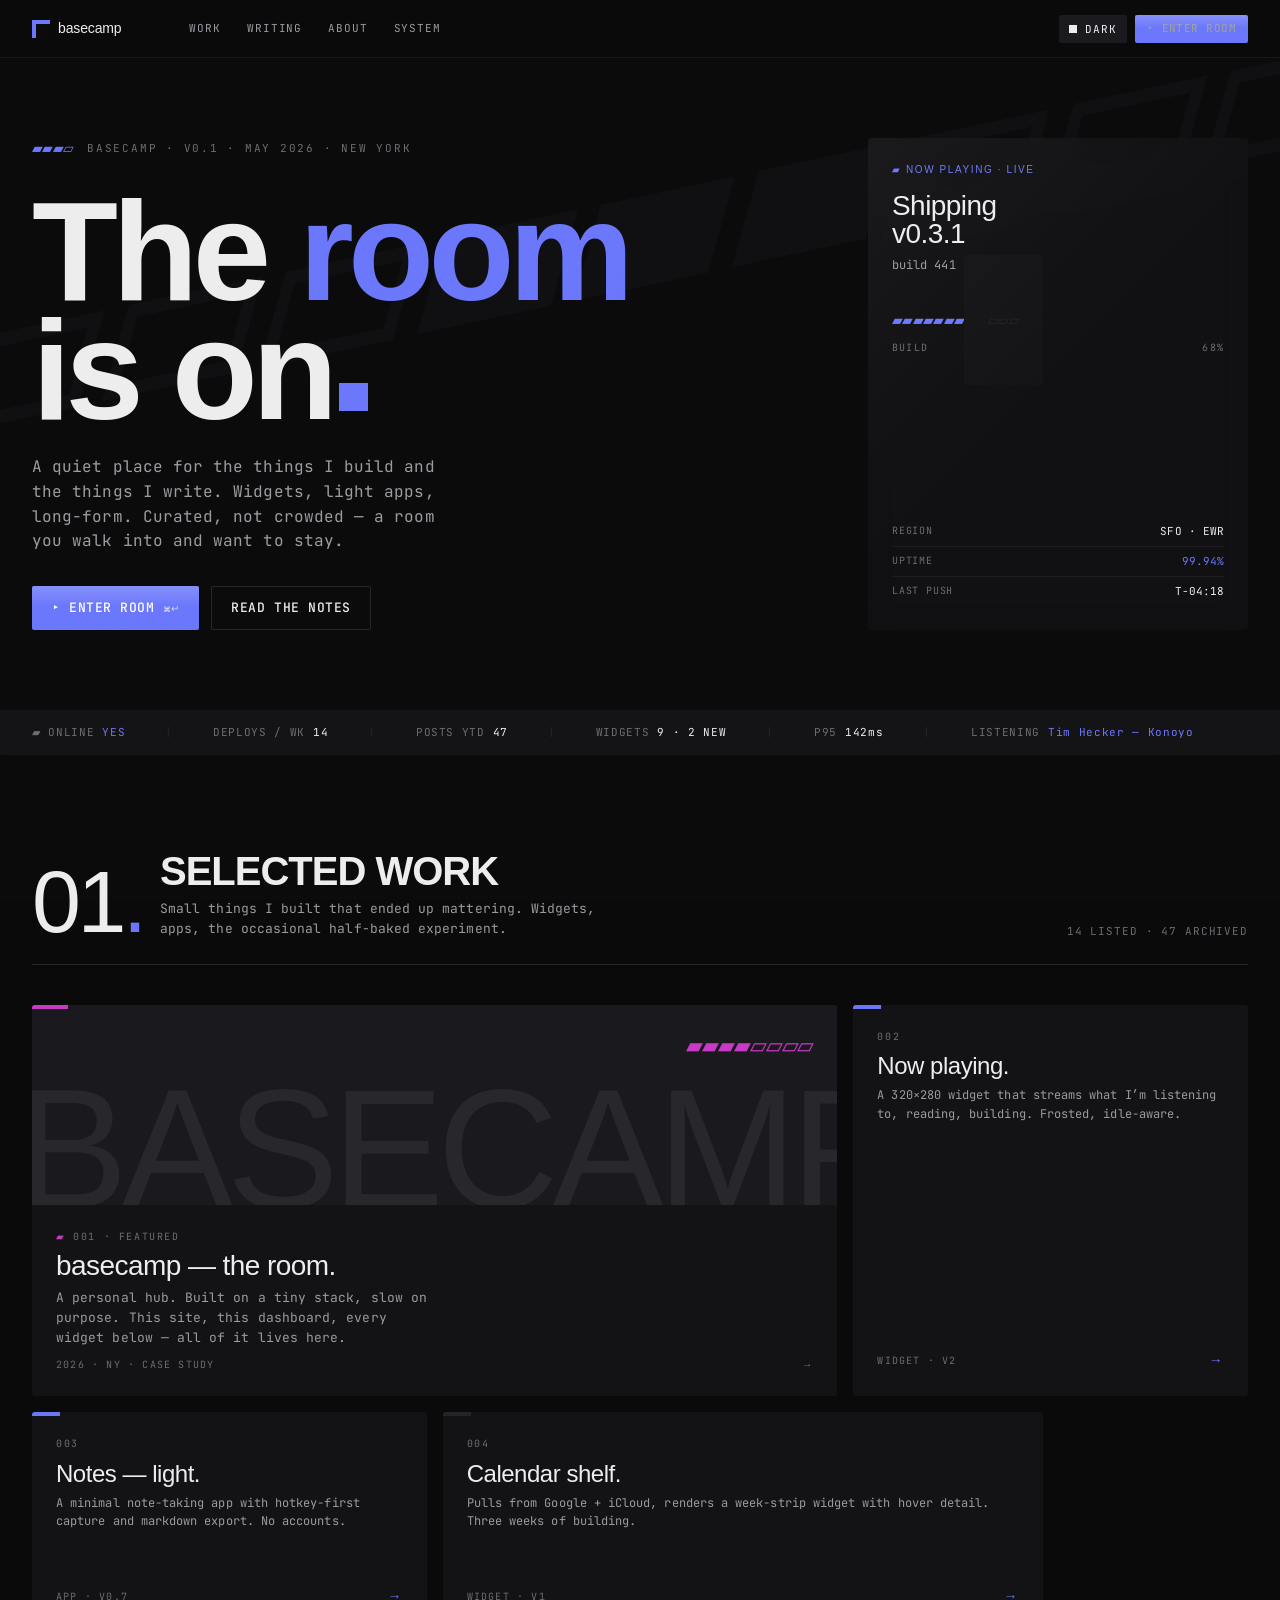
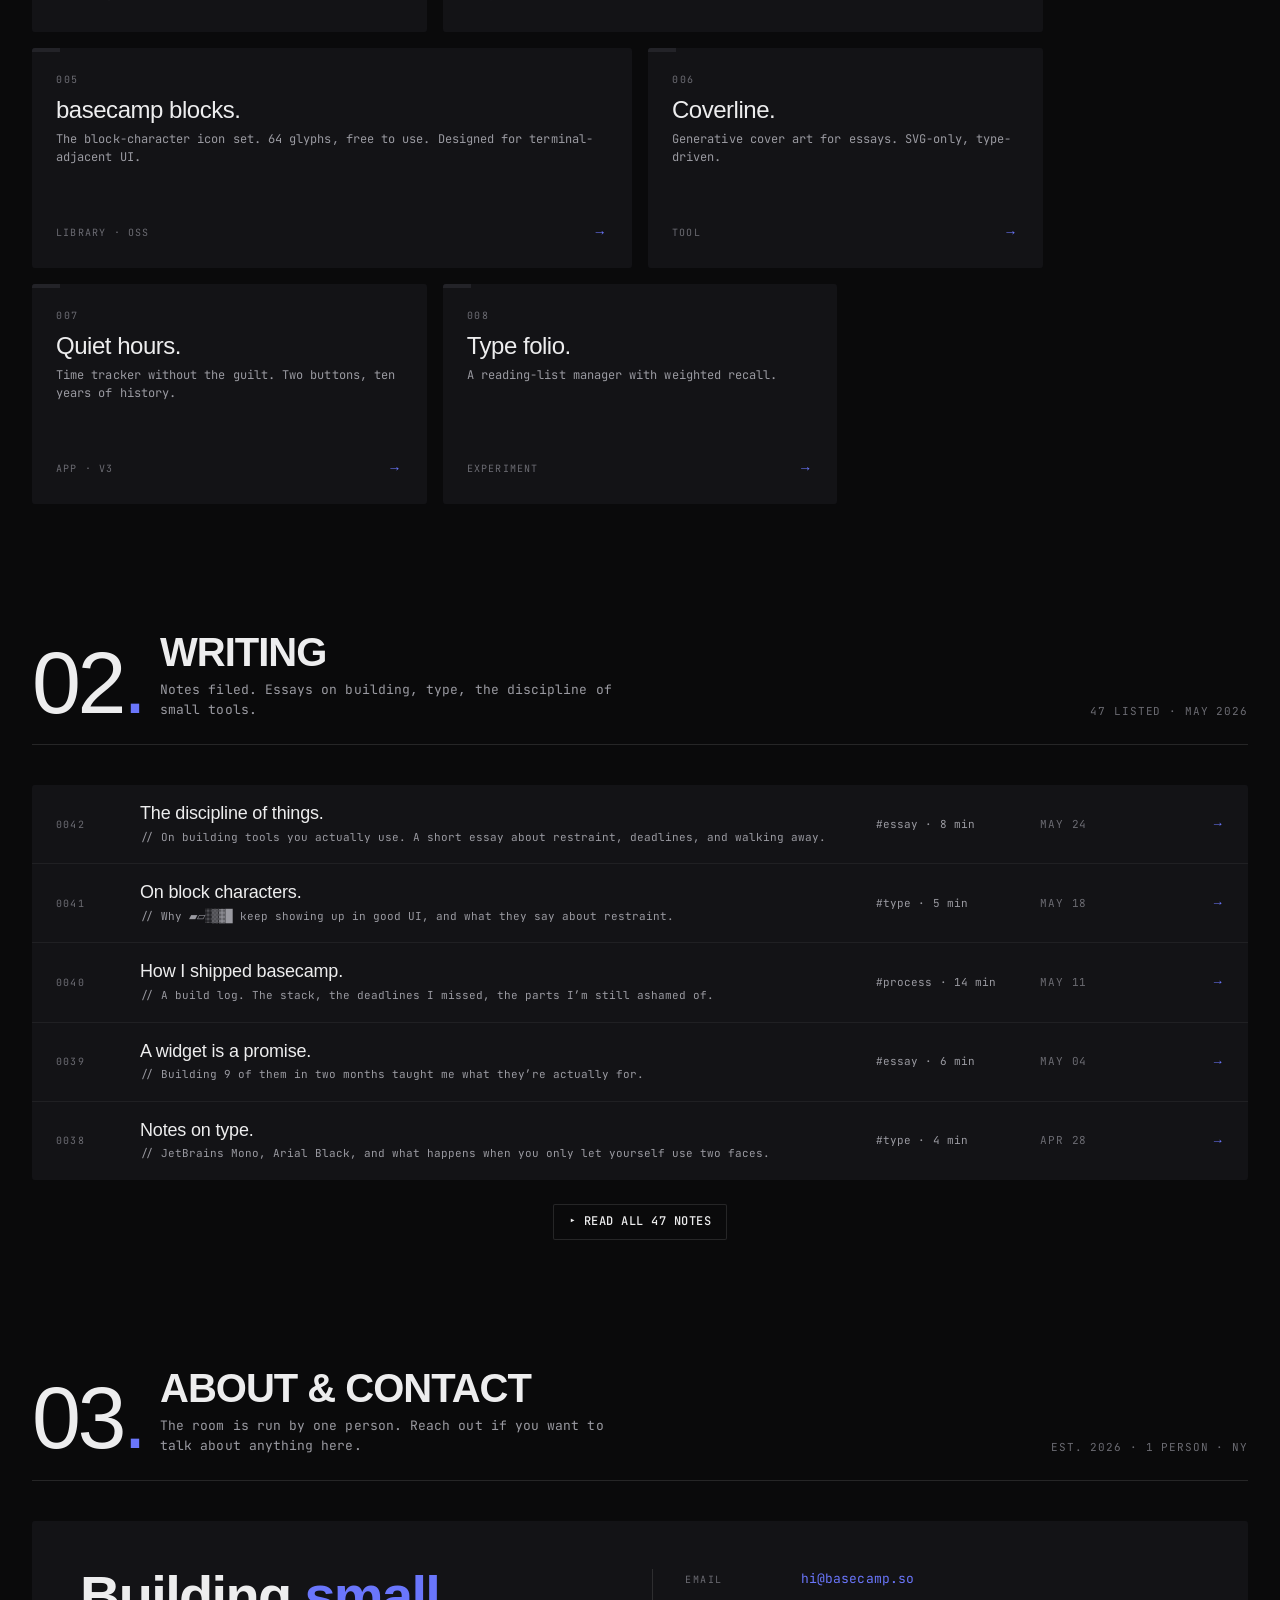
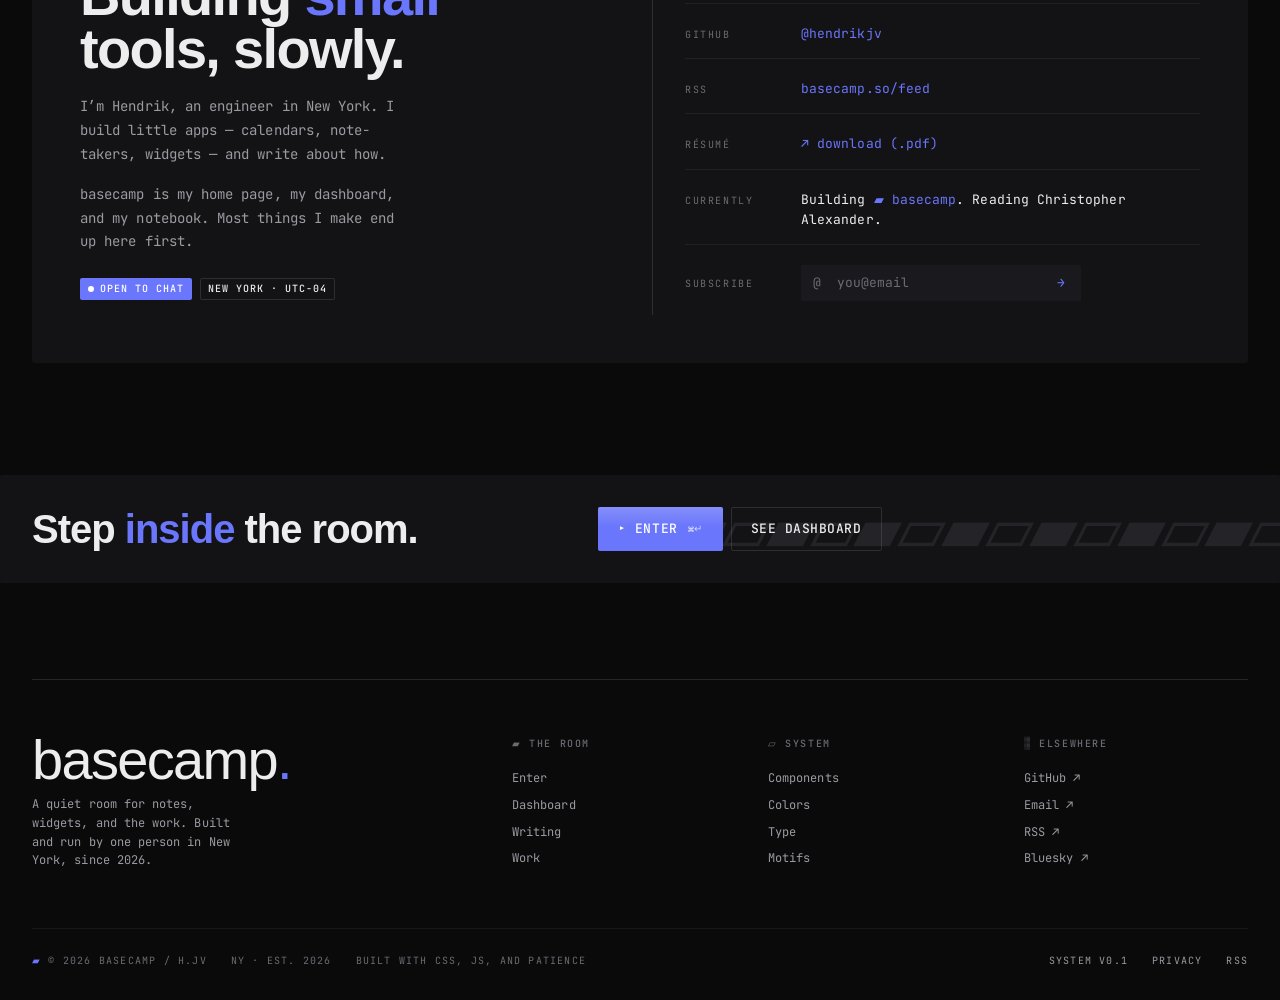
<file: Marketing Landing.html>
<!doctype html>
<html lang="en" data-theme="dark">
<head>
<meta charset="utf-8" />
<meta name="viewport" content="width=device-width,initial-scale=1" />
<title>basecamp — the room is on</title>
<link rel="stylesheet" href="tokens.css" />
<link rel="stylesheet" href="components.css" />
<style>
  /* ----- Marketing layout chrome ----- */
  body { overflow-x: hidden; }
  .wrap { max-width: var(--max); margin: 0 auto; padding: 0 32px; }

  /* HERO */
  .hero {
    padding: 80px 0 80px;
    position: relative;
  }
  .hero-grid {
    display: grid;
    grid-template-columns: 1fr 380px;
    gap: 56px;
    align-items: end;
  }
  .hero .eyebrow {
    color: var(--dim); font-size: 11px; letter-spacing: 0.16em; text-transform: uppercase;
    display: flex; align-items: center; gap: 14px; margin-bottom: 32px;
  }
  .hero .eyebrow .ac { color: var(--acc); font-family: var(--mono); letter-spacing: -0.05em; font-size: 14px; }
  .hero h1 {
    font-family: var(--display);
    font-size: clamp(64px, 11vw, 180px);
    letter-spacing: -0.04em;
    line-height: 0.85;
    margin: 0;
    text-wrap: balance;
  }
  .hero h1 .acc { color: var(--acc); }
  .hero h1 .stop { display: inline-block; width: 0.2em; height: 0.2em; background: var(--acc); margin-left: 0.05em; vertical-align: 0.06em; }
  .hero .copy { color: var(--muted); font-size: 16px; line-height: 1.55; max-width: 44ch; margin: 24px 0 0;}
  .hero .ctas { display: flex; gap: 12px; margin-top: 32px; }

  /* Hero side widget (frosted now-strip) */
  .hero-widget {
    background: color-mix(in oklab, var(--surface-1) 70%, transparent);
    backdrop-filter: blur(16px) saturate(140%);
    -webkit-backdrop-filter: blur(16px) saturate(140%);
    border-radius: var(--r-sm);
    padding: 24px;
    position: relative;
    overflow: hidden;
    align-self: stretch;
    min-height: 280px;
    display: flex; flex-direction: column;
  }
  .hero-widget::after {
    content:''; position:absolute; inset: 0; pointer-events:none;
    background: linear-gradient(135deg, rgba(255,255,255,0.04), transparent 50%);
  }
  html[data-theme="light"] .hero-widget::after {
    background: linear-gradient(135deg, rgba(255,255,255,0.4), transparent 50%);
  }
  .hero-widget .mk {
    font-size: 10px; letter-spacing: 0.16em; text-transform: uppercase;
    color: var(--acc); margin-bottom: 14px; font-family: var(--display);
  }
  .hero-widget .now-h {
    font-family: var(--display); font-size: 28px;
    letter-spacing: -0.02em; line-height: 1;
    margin: 0 0 8px;
  }
  .hero-widget .now-sub { color: var(--muted); font-size: 12px; margin-bottom: 16px; }
  .hero-widget .now-row {
    display: flex; justify-content: space-between; gap: 12px;
    padding: 6px 0;
    border-top: 1px solid var(--hairline);
    font-size: 11px;
  }
  .hero-widget .now-row:first-of-type { border-top: 0; }
  .hero-widget .now-row .l { color: var(--dim); letter-spacing: 0.08em; text-transform: uppercase; font-size: 10px;}
  .hero-widget .now-row .v { color: var(--text); }
  .hero-widget .now-row .v.acc { color: var(--acc); }

  /* Diagonal block strip behind hero */
  .hero::before {
    content: '▰▰▰▱▱▱▰▰▰▱▱▱';
    position: absolute;
    top: 24px; right: -120px;
    font-family: var(--mono);
    font-size: 240px;
    color: var(--surface-1);
    letter-spacing: -0.1em;
    transform: rotate(-12deg);
    pointer-events: none;
    user-select: none;
    z-index: -1;
    opacity: 0.6;
  }

  /* TICKER below hero */
  .ticker {
    background: var(--surface-1);
    margin: 0 -32px;
    padding: 14px 32px;
    display: flex; gap: 40px;
    font-family: var(--mono); font-size: 11px;
    letter-spacing: 0.06em;
    overflow: hidden;
    border-radius: var(--r-xs);
    align-items: center;
    flex-wrap: wrap;
  }
  .ticker .item { display: inline-flex; gap: 8px; align-items: baseline; }
  .ticker .item .k { color: var(--dim); text-transform: uppercase; }
  .ticker .item .v { color: var(--text); font-feature-settings: "tnum"; }
  .ticker .item .v.acc { color: var(--acc); }
  .ticker .sep { color: var(--surface-3); }

  /* SECTION HEAD — used across page */
  .ms-head {
    display: grid;
    grid-template-columns: 96px 1fr auto;
    gap: 32px; align-items: end;
    padding-bottom: 24px;
    margin-bottom: 40px;
    border-bottom: 1px solid var(--rule);
  }
  .ms-head .num {
    font-family: var(--display); font-size: 88px;
    letter-spacing: -0.04em; line-height: 0.85;
    color: var(--text);
  }
  .ms-head .num em { color: var(--acc); font-style: normal; }
  .ms-head .t {
    font-family: var(--display); font-size: 40px;
    letter-spacing: -0.025em; line-height: 1;
    margin: 0;
  }
  .ms-head .sub { color: var(--muted); font-size: 13px; margin-top: 8px; max-width: 60ch; line-height: 1.55; }
  .ms-head .meta { font-size: 11px; letter-spacing: 0.08em; color: var(--dim); text-align: right; text-transform: uppercase; }

  .section { padding: 96px 0 32px; }

  /* WORK GRID — selected projects */
  .work-grid {
    display: grid;
    grid-template-columns: repeat(6, 1fr);
    gap: 16px;
  }
  .work-item {
    background: var(--surface-1);
    border-radius: var(--r-sm);
    padding: 24px;
    position: relative;
    overflow: hidden;
    text-decoration: none;
    color: var(--text);
    display: flex; flex-direction: column;
    transition: background var(--dur-fast);
    min-height: 220px;
  }
  .work-item:hover { background: var(--surface-2); }
  .work-item .corner {
    position: absolute; top: 0; left: 0;
    width: 28px; height: 4px;
    background: var(--acc);
  }
  .work-item.muted .corner { background: var(--surface-3); }
  .work-item .num {
    font-family: var(--mono); font-size: 10px; color: var(--dim);
    letter-spacing: 0.16em;
    margin-bottom: 10px;
  }
  .work-item .ttl {
    font-family: var(--display); font-size: 24px;
    letter-spacing: -0.02em; line-height: 1;
    margin: 0 0 8px;
  }
  .work-item .sub {
    color: var(--muted); font-size: 12px; line-height: 1.55;
    margin: 0 0 18px;
    flex: 1;
  }
  .work-item .foot {
    display: flex; gap: 8px; align-items: center; justify-content: space-between;
    font-size: 10px; letter-spacing: 0.12em; color: var(--dim);
    text-transform: uppercase;
  }
  .work-item .arr { color: var(--acc); font-family: var(--display); font-size: 14px; }

  .work-item.span-3 { grid-column: span 3; }
  .work-item.span-2 { grid-column: span 2; }
  .work-item.span-4 { grid-column: span 4; }

  /* Featured large work tile with frosted hero block */
  .work-feature {
    grid-column: span 4;
    background: var(--surface-1);
    border-radius: var(--r-sm);
    padding: 0;
    position: relative;
    overflow: hidden;
    text-decoration: none;
    color: var(--text);
    display: grid;
    grid-template-rows: 200px 1fr;
    min-height: 380px;
  }
  .work-feature .visual {
    background: var(--surface-2);
    position: relative;
    overflow: hidden;
  }
  .work-feature .visual::before {
    content: 'BASECAMP';
    position: absolute;
    bottom: -28px; left: -16px;
    font-family: var(--display);
    font-size: 168px; line-height: 1;
    color: color-mix(in oklab, var(--text) 8%, var(--surface-2));
    letter-spacing: -0.04em;
  }
  .work-feature .visual::after {
    content: '▰▰▰▰▱▱▱▱';
    position: absolute;
    top: 24px; right: 24px;
    font-family: var(--mono); font-size: 22px;
    letter-spacing: -0.05em;
    color: var(--acc-2);
  }
  .work-feature::before {
    content: ''; position: absolute; top: 0; left: 0;
    width: 36px; height: 4px; background: var(--acc-2); z-index: 2;
  }
  .work-feature .body {
    padding: 24px;
    display: flex; flex-direction: column; gap: 8px;
  }
  .work-feature .ttl { font-family: var(--display); font-size: 28px; letter-spacing: -0.02em; line-height: 1; }
  .work-feature .sub { color: var(--muted); font-size: 13px; line-height: 1.55; max-width: 48ch; }
  .work-feature .foot { margin-top: auto; display: flex; gap: 8px; align-items: center; justify-content: space-between; font-size: 10px; letter-spacing: 0.12em; color: var(--dim); text-transform: uppercase;}
  .work-feature .arr { color: var(--acc); font-family: var(--display); }

  /* WRITING LIST */
  .writing {
    background: var(--surface-1);
    border-radius: var(--r-sm);
    overflow: hidden;
  }
  .post-row {
    display: grid;
    grid-template-columns: 60px 1fr 140px 80px 80px;
    gap: 24px;
    padding: 18px 24px;
    border-top: 1px solid var(--hairline);
    text-decoration: none;
    color: var(--text);
    align-items: center;
    transition: background var(--dur-fast);
  }
  .post-row:first-child { border-top: 0; }
  .post-row:hover { background: var(--surface-2); }
  .post-row .idx { font-family: var(--mono); font-size: 10px; color: var(--dim); letter-spacing: 0.12em; font-feature-settings: "tnum"; }
  .post-row .ttl { font-family: var(--display); font-size: 18px; letter-spacing: -0.01em; line-height: 1.2; }
  .post-row .ttl small { display: block; font-family: var(--mono); font-size: 11px; color: var(--muted); margin-top: 4px; letter-spacing: 0; font-weight: normal; line-height: 1.5;}
  .post-row .tag-cell { font-size: 11px; color: var(--muted); }
  .post-row .date { font-size: 11px; color: var(--dim); letter-spacing: 0.08em; text-transform: uppercase; }
  .post-row .arr { color: var(--acc); font-family: var(--display); text-align: right; }

  /* ABOUT */
  .about {
    display: grid;
    grid-template-columns: 1fr 1fr;
    gap: 24px;
    background: var(--surface-1);
    border-radius: var(--r-sm);
    padding: 48px;
  }
  .about .left h2 {
    font-family: var(--display);
    font-size: 56px;
    letter-spacing: -0.03em;
    line-height: 0.95;
    margin: 0 0 20px;
    max-width: 12ch;
  }
  .about .left p { color: var(--muted); font-size: 14px; line-height: 1.7; max-width: 40ch; margin: 0 0 16px;}
  .about .right {
    border-left: 1px solid var(--rule);
    padding-left: 32px;
    display: flex; flex-direction: column; gap: 20px;
  }
  .about .right .row {
    display: grid; grid-template-columns: 100px 1fr; gap: 16px; align-items: baseline;
    padding-bottom: 14px;
    border-bottom: 1px solid var(--hairline);
  }
  .about .right .row:last-child { border-bottom: 0; }
  .about .right .k { font-size: 10px; letter-spacing: 0.16em; color: var(--dim); text-transform: uppercase; }
  .about .right .v { color: var(--text); font-size: 13px; }
  .about .right .v a { color: var(--acc); text-decoration: none; }

  /* FOOTER */
  .ft {
    margin-top: 96px;
    padding: 56px 0 32px;
    border-top: 1px solid var(--rule);
  }
  .ft .row {
    display: grid; grid-template-columns: 2fr 1fr 1fr 1fr; gap: 32px;
    margin-bottom: 56px;
  }
  .ft .col h3 {
    font-family: var(--mono); font-size: 10px;
    letter-spacing: 0.16em; text-transform: uppercase;
    color: var(--dim); margin: 0 0 14px; font-weight: 500;
  }
  .ft .col a { display: block; color: var(--muted); text-decoration: none; padding: 4px 0; font-size: 12px;}
  .ft .col a:hover { color: var(--text); }
  .ft .brandcol .display { font-family: var(--display); font-size: 56px; letter-spacing: -0.03em; line-height: 0.85; margin-bottom: 12px; }
  .ft .brandcol .display .acc { color: var(--acc); }
  .ft .brandcol p { color: var(--muted); font-size: 12px; margin: 0; line-height: 1.55; max-width: 32ch; }
  .ft .legal {
    display: flex; justify-content: space-between; align-items: center;
    padding-top: 24px; border-top: 1px solid var(--hairline);
    font-size: 10px; letter-spacing: 0.12em; color: var(--dim); text-transform: uppercase;
  }
  .ft .legal .l { display: flex; gap: 24px; }
  .ft .legal a { color: var(--muted); text-decoration: none; }
  .ft .legal a:hover { color: var(--text); }

  /* Block ribbon */
  .ribbon {
    margin: 80px -32px 0;
    padding: 32px;
    background: var(--surface-1);
    border-radius: var(--r-xs);
    display: flex; align-items: center; gap: 32px;
    overflow: hidden;
    position: relative;
  }
  .ribbon::after {
    content: '▰▱▰▱▰▱▰▱▰▱▰▱▰▱▰▱';
    position: absolute; right: -100px; top: 50%; transform: translateY(-50%);
    font-family: var(--mono); font-size: 64px; color: var(--surface-3);
    letter-spacing: -0.08em; pointer-events: none;
  }
  .ribbon .h {
    font-family: var(--display); font-size: 40px; letter-spacing: -0.025em; line-height: 0.95;
    margin: 0; flex: 1; max-width: 24ch;
  }
  .ribbon .h .acc { color: var(--acc); }
  .ribbon .ctas { display: flex; gap: 8px; z-index: 1; }

  @media (max-width: 1024px) {
    .hero-grid { grid-template-columns: 1fr; }
    .hero-widget { min-height: auto; }
    .work-grid { grid-template-columns: repeat(2, 1fr); }
    .work-item.span-3, .work-item.span-2, .work-item.span-4, .work-feature { grid-column: span 2; }
    .post-row { grid-template-columns: 40px 1fr auto; gap: 12px; padding: 14px 16px;}
    .post-row .tag-cell, .post-row .date { display: none; }
    .about { grid-template-columns: 1fr; padding: 32px; }
    .about .right { border-left: 0; padding-left: 0; border-top: 1px solid var(--rule); padding-top: 24px; }
    .ft .row { grid-template-columns: 1fr 1fr; }
  }
  @media (max-width: 600px) {
    .work-grid { grid-template-columns: 1fr; }
    .work-item.span-3, .work-item.span-2, .work-item.span-4, .work-feature { grid-column: span 1; }
    .ms-head { grid-template-columns: 1fr; gap: 12px; }
    .ms-head .meta { display: none; }
    .ft .row { grid-template-columns: 1fr; }
  }
</style>
</head>
<body data-screen-label="Marketing Landing">

<!-- ============== TOP NAV ============== -->
<nav class="topnav">
  <div class="topnav-inner">
    <a class="brand" href="index.html"><span class="block"></span>basecamp</a>
    <span class="nav-links" style="margin-left: 32px;">
      <a href="#work">WORK</a>
      <a href="#writing">WRITING</a>
      <a href="#about">ABOUT</a>
      <a href="Design System.html">SYSTEM</a>
    </span>
    <span class="nav-links" style="margin-left: auto; gap: 8px;">
      <button class="theme-toggle" onclick="toggleTheme()">
        <span class="sq"></span><span id="theme-label">DARK</span>
      </button>
      <a href="App Shell.html" class="btn btn-primary btn-sm" style="text-decoration: none;">▸ ENTER ROOM</a>
    </span>
  </div>
</nav>

<div class="wrap">

  <!-- ============== HERO ============== -->
  <section class="hero" data-screen-label="Hero">
    <div class="hero-grid">
      <div>
        <div class="eyebrow">
          <span class="ac">▰▰▰▱</span>
          <span>BASECAMP · v0.1 · MAY 2026 · NEW YORK</span>
        </div>
        <h1>The <span class="acc">room</span><br/>is on<span class="stop"></span></h1>
        <p class="copy">
          A quiet place for the things I build and the things I write. Widgets, light apps,
          long-form. Curated, not crowded — a room you walk into and want to stay.
        </p>
        <div class="ctas">
          <a href="App Shell.html" class="btn btn-primary btn-lg" style="text-decoration: none;">▸ ENTER ROOM<span class="ks">⌘↵</span></a>
          <a href="#writing" class="btn btn-outline btn-lg" style="text-decoration: none;">READ THE NOTES</a>
        </div>
      </div>

      <aside class="hero-widget">
        <div class="mk">▰ NOW PLAYING · LIVE</div>
        <div class="now-h">Shipping<br/>v0.3.1</div>
        <div class="now-sub">build 441 · 2m 14s</div>

        <div style="margin: 20px 0 24px;">
          <div class="progress-blocks" style="font-size: 14px;">▰▰▰▰▰▰▰<span class="empty">▱▱▱</span></div>
          <div style="display: flex; justify-content: space-between; margin-top: 8px; font-size: 10px; letter-spacing: 0.12em; color: var(--dim);">
            <span>BUILD</span><span>68%</span>
          </div>
        </div>

        <div style="margin-top: auto;">
          <div class="now-row"><span class="l">REGION</span><span class="v">SFO · EWR</span></div>
          <div class="now-row"><span class="l">UPTIME</span><span class="v acc">99.94%</span></div>
          <div class="now-row"><span class="l">LAST PUSH</span><span class="v">T-04:18</span></div>
        </div>
      </aside>
    </div>
  </section>

  <!-- ============== TICKER ============== -->
  <div class="ticker">
    <span class="item"><span class="k">▰ ONLINE</span><span class="v acc">YES</span></span>
    <span class="sep">|</span>
    <span class="item"><span class="k">DEPLOYS / WK</span><span class="v">14</span></span>
    <span class="sep">|</span>
    <span class="item"><span class="k">POSTS YTD</span><span class="v">47</span></span>
    <span class="sep">|</span>
    <span class="item"><span class="k">WIDGETS</span><span class="v">9 · 2 NEW</span></span>
    <span class="sep">|</span>
    <span class="item"><span class="k">P95</span><span class="v">142ms</span></span>
    <span class="sep">|</span>
    <span class="item"><span class="k">LISTENING</span><span class="v acc">Tim Hecker — Konoyo</span></span>
  </div>

  <!-- ============== WORK ============== -->
  <section class="section" id="work" data-screen-label="Selected Work">
    <div class="ms-head">
      <div class="num">01<em>.</em></div>
      <div>
        <h2 class="t">SELECTED WORK</h2>
        <div class="sub">Small things I built that ended up mattering. Widgets, apps, the occasional half-baked experiment.</div>
      </div>
      <div class="meta">14 LISTED · 47 ARCHIVED</div>
    </div>

    <div class="work-grid">
      <!-- Big featured -->
      <a href="#" class="work-feature">
        <div class="visual"></div>
        <div class="body">
          <div class="num" style="font-family: var(--mono); font-size: 10px; color: var(--dim); letter-spacing: 0.16em;"><span style="color: var(--acc-2);">▰</span> 001 · FEATURED</div>
          <div class="ttl">basecamp — the room.</div>
          <div class="sub">A personal hub. Built on a tiny stack, slow on purpose. This site, this dashboard, every widget below — all of it lives here.</div>
          <div class="foot">
            <span>2026 · NY · CASE STUDY</span>
            <span class="arr">→</span>
          </div>
        </div>
      </a>

      <!-- Side tiles -->
      <a href="#" class="work-item span-2">
        <div class="corner"></div>
        <div class="num">002</div>
        <div class="ttl">Now playing.</div>
        <div class="sub">A 320×280 widget that streams what I&rsquo;m listening to, reading, building. Frosted, idle-aware.</div>
        <div class="foot"><span>WIDGET · v2</span><span class="arr">→</span></div>
      </a>
      <a href="#" class="work-item span-2">
        <div class="corner"></div>
        <div class="num">003</div>
        <div class="ttl">Notes — light.</div>
        <div class="sub">A minimal note-taking app with hotkey-first capture and markdown export. No accounts.</div>
        <div class="foot"><span>APP · v0.7</span><span class="arr">→</span></div>
      </a>

      <a href="#" class="work-item span-3 muted">
        <div class="corner"></div>
        <div class="num">004</div>
        <div class="ttl">Calendar shelf.</div>
        <div class="sub">Pulls from Google + iCloud, renders a week-strip widget with hover detail. Three weeks of building.</div>
        <div class="foot"><span>WIDGET · v1</span><span class="arr">→</span></div>
      </a>
      <a href="#" class="work-item span-3 muted">
        <div class="corner"></div>
        <div class="num">005</div>
        <div class="ttl">basecamp blocks.</div>
        <div class="sub">The block-character icon set. 64 glyphs, free to use. Designed for terminal-adjacent UI.</div>
        <div class="foot"><span>LIBRARY · OSS</span><span class="arr">→</span></div>
      </a>

      <a href="#" class="work-item span-2 muted">
        <div class="corner"></div>
        <div class="num">006</div>
        <div class="ttl">Coverline.</div>
        <div class="sub">Generative cover art for essays. SVG-only, type-driven.</div>
        <div class="foot"><span>TOOL</span><span class="arr">→</span></div>
      </a>
      <a href="#" class="work-item span-2 muted">
        <div class="corner"></div>
        <div class="num">007</div>
        <div class="ttl">Quiet hours.</div>
        <div class="sub">Time tracker without the guilt. Two buttons, ten years of history.</div>
        <div class="foot"><span>APP · v3</span><span class="arr">→</span></div>
      </a>
      <a href="#" class="work-item span-2 muted">
        <div class="corner"></div>
        <div class="num">008</div>
        <div class="ttl">Type folio.</div>
        <div class="sub">A reading-list manager with weighted recall.</div>
        <div class="foot"><span>EXPERIMENT</span><span class="arr">→</span></div>
      </a>
    </div>
  </section>

  <!-- ============== WRITING ============== -->
  <section class="section" id="writing" data-screen-label="Writing">
    <div class="ms-head">
      <div class="num">02<em>.</em></div>
      <div>
        <h2 class="t">WRITING</h2>
        <div class="sub">Notes filed. Essays on building, type, the discipline of small tools.</div>
      </div>
      <div class="meta">47 LISTED · MAY 2026</div>
    </div>

    <div class="writing">
      <a href="#" class="post-row">
        <span class="idx">0042</span>
        <div class="ttl">
          The discipline of things.
          <small>// On building tools you actually use. A short essay about restraint, deadlines, and walking away.</small>
        </div>
        <span class="tag-cell">#essay · 8 min</span>
        <span class="date">MAY 24</span>
        <span class="arr">→</span>
      </a>
      <a href="#" class="post-row">
        <span class="idx">0041</span>
        <div class="ttl">
          On block characters.
          <small>// Why ▰▱░▒▓█ keep showing up in good UI, and what they say about restraint.</small>
        </div>
        <span class="tag-cell">#type · 5 min</span>
        <span class="date">MAY 18</span>
        <span class="arr">→</span>
      </a>
      <a href="#" class="post-row">
        <span class="idx">0040</span>
        <div class="ttl">
          How I shipped basecamp.
          <small>// A build log. The stack, the deadlines I missed, the parts I&rsquo;m still ashamed of.</small>
        </div>
        <span class="tag-cell">#process · 14 min</span>
        <span class="date">MAY 11</span>
        <span class="arr">→</span>
      </a>
      <a href="#" class="post-row">
        <span class="idx">0039</span>
        <div class="ttl">
          A widget is a promise.
          <small>// Building 9 of them in two months taught me what they&rsquo;re actually for.</small>
        </div>
        <span class="tag-cell">#essay · 6 min</span>
        <span class="date">MAY 04</span>
        <span class="arr">→</span>
      </a>
      <a href="#" class="post-row">
        <span class="idx">0038</span>
        <div class="ttl">
          Notes on type.
          <small>// JetBrains Mono, Arial Black, and what happens when you only let yourself use two faces.</small>
        </div>
        <span class="tag-cell">#type · 4 min</span>
        <span class="date">APR 28</span>
        <span class="arr">→</span>
      </a>
    </div>

    <div style="display: flex; justify-content: center; margin-top: 24px;">
      <a href="#" class="btn btn-outline" style="text-decoration: none;">▸ READ ALL 47 NOTES</a>
    </div>
  </section>

  <!-- ============== ABOUT ============== -->
  <section class="section" id="about" data-screen-label="About">
    <div class="ms-head">
      <div class="num">03<em>.</em></div>
      <div>
        <h2 class="t">ABOUT &amp; CONTACT</h2>
        <div class="sub">The room is run by one person. Reach out if you want to talk about anything here.</div>
      </div>
      <div class="meta">EST. 2026 · 1 PERSON · NY</div>
    </div>

    <div class="about">
      <div class="left">
        <h2>Building <span style="color: var(--acc);">small</span> tools, slowly.</h2>
        <p>I&rsquo;m Hendrik, an engineer in New York. I build little apps — calendars, note-takers, widgets — and write about how.</p>
        <p>basecamp is my home page, my dashboard, and my notebook. Most things I make end up here first.</p>
        <div style="display: flex; gap: 8px; margin-top: 24px;">
          <span class="badge acc"><span class="dot" style="background: var(--acc-on)"></span>OPEN TO CHAT</span>
          <span class="badge outline">NEW YORK · UTC-04</span>
        </div>
      </div>
      <div class="right">
        <div class="row"><span class="k">EMAIL</span><span class="v"><a href="mailto:hi@basecamp.so">hi@basecamp.so</a></span></div>
        <div class="row"><span class="k">GITHUB</span><span class="v"><a href="#">@hendrikjv</a></span></div>
        <div class="row"><span class="k">RSS</span><span class="v"><a href="#">basecamp.so/feed</a></span></div>
        <div class="row"><span class="k">RÉSUMÉ</span><span class="v"><a href="#">↗ download (.pdf)</a></span></div>
        <div class="row"><span class="k">CURRENTLY</span><span class="v">Building <span style="color: var(--acc);">▰ basecamp</span>. Reading Christopher Alexander.</span></div>
        <div class="row"><span class="k">SUBSCRIBE</span><span class="v">
          <div class="input-wrap" style="max-width: 280px;">
            <span class="icon-l">@</span>
            <input class="input has-r" placeholder="you@email" />
            <span class="icon-r" style="color: var(--acc);">→</span>
          </div>
        </span></div>
      </div>
    </div>
  </section>

  <!-- ============== RIBBON ============== -->
  <div class="ribbon">
    <h3 class="h">Step <span class="acc">inside</span> the room.</h3>
    <div class="ctas">
      <a href="App Shell.html" class="btn btn-primary btn-lg" style="text-decoration: none;">▸ ENTER<span class="ks">⌘↵</span></a>
      <a href="Dashboard.html" class="btn btn-outline btn-lg" style="text-decoration: none;">SEE DASHBOARD</a>
    </div>
  </div>

  <!-- ============== FOOTER ============== -->
  <footer class="ft">
    <div class="row">
      <div class="col brandcol">
        <div class="display">basecamp<span class="acc">.</span></div>
        <p>A quiet room for notes, widgets, and the work. Built and run by one person in New York, since 2026.</p>
      </div>
      <div class="col">
        <h3>▰ THE ROOM</h3>
        <a href="App Shell.html">Enter</a>
        <a href="Dashboard.html">Dashboard</a>
        <a href="#writing">Writing</a>
        <a href="#work">Work</a>
      </div>
      <div class="col">
        <h3>▱ SYSTEM</h3>
        <a href="Design System.html">Components</a>
        <a href="Design System.html#color">Colors</a>
        <a href="Design System.html#type">Type</a>
        <a href="Design System.html#motifs">Motifs</a>
      </div>
      <div class="col">
        <h3>░ ELSEWHERE</h3>
        <a href="#">GitHub ↗</a>
        <a href="#">Email ↗</a>
        <a href="#">RSS ↗</a>
        <a href="#">Bluesky ↗</a>
      </div>
    </div>
    <div class="legal">
      <div class="l">
        <span><span class="acc" style="color: var(--acc);">▰</span> © 2026 BASECAMP / H.JV</span>
        <span>NY · EST. 2026</span>
        <span>BUILT WITH CSS, JS, AND PATIENCE</span>
      </div>
      <div class="l">
        <a href="Design System.html">SYSTEM v0.1</a>
        <a href="#">PRIVACY</a>
        <a href="#">RSS</a>
      </div>
    </div>
  </footer>
</div>

<script>
  function toggleTheme() {
    const html = document.documentElement;
    const next = html.dataset.theme === 'dark' ? 'light' : 'dark';
    html.dataset.theme = next;
    const lbl = document.getElementById('theme-label');
    if (lbl) lbl.textContent = next.toUpperCase();
    try { localStorage.setItem('basecamp-theme', next); } catch (e) {}
  }
  (function() {
    try {
      const saved = localStorage.getItem('basecamp-theme');
      if (saved) {
        document.documentElement.dataset.theme = saved;
        const lbl = document.getElementById('theme-label');
        if (lbl) lbl.textContent = saved.toUpperCase();
      }
    } catch (e) {}
  })();
</script>
</body>
</html>
</file>
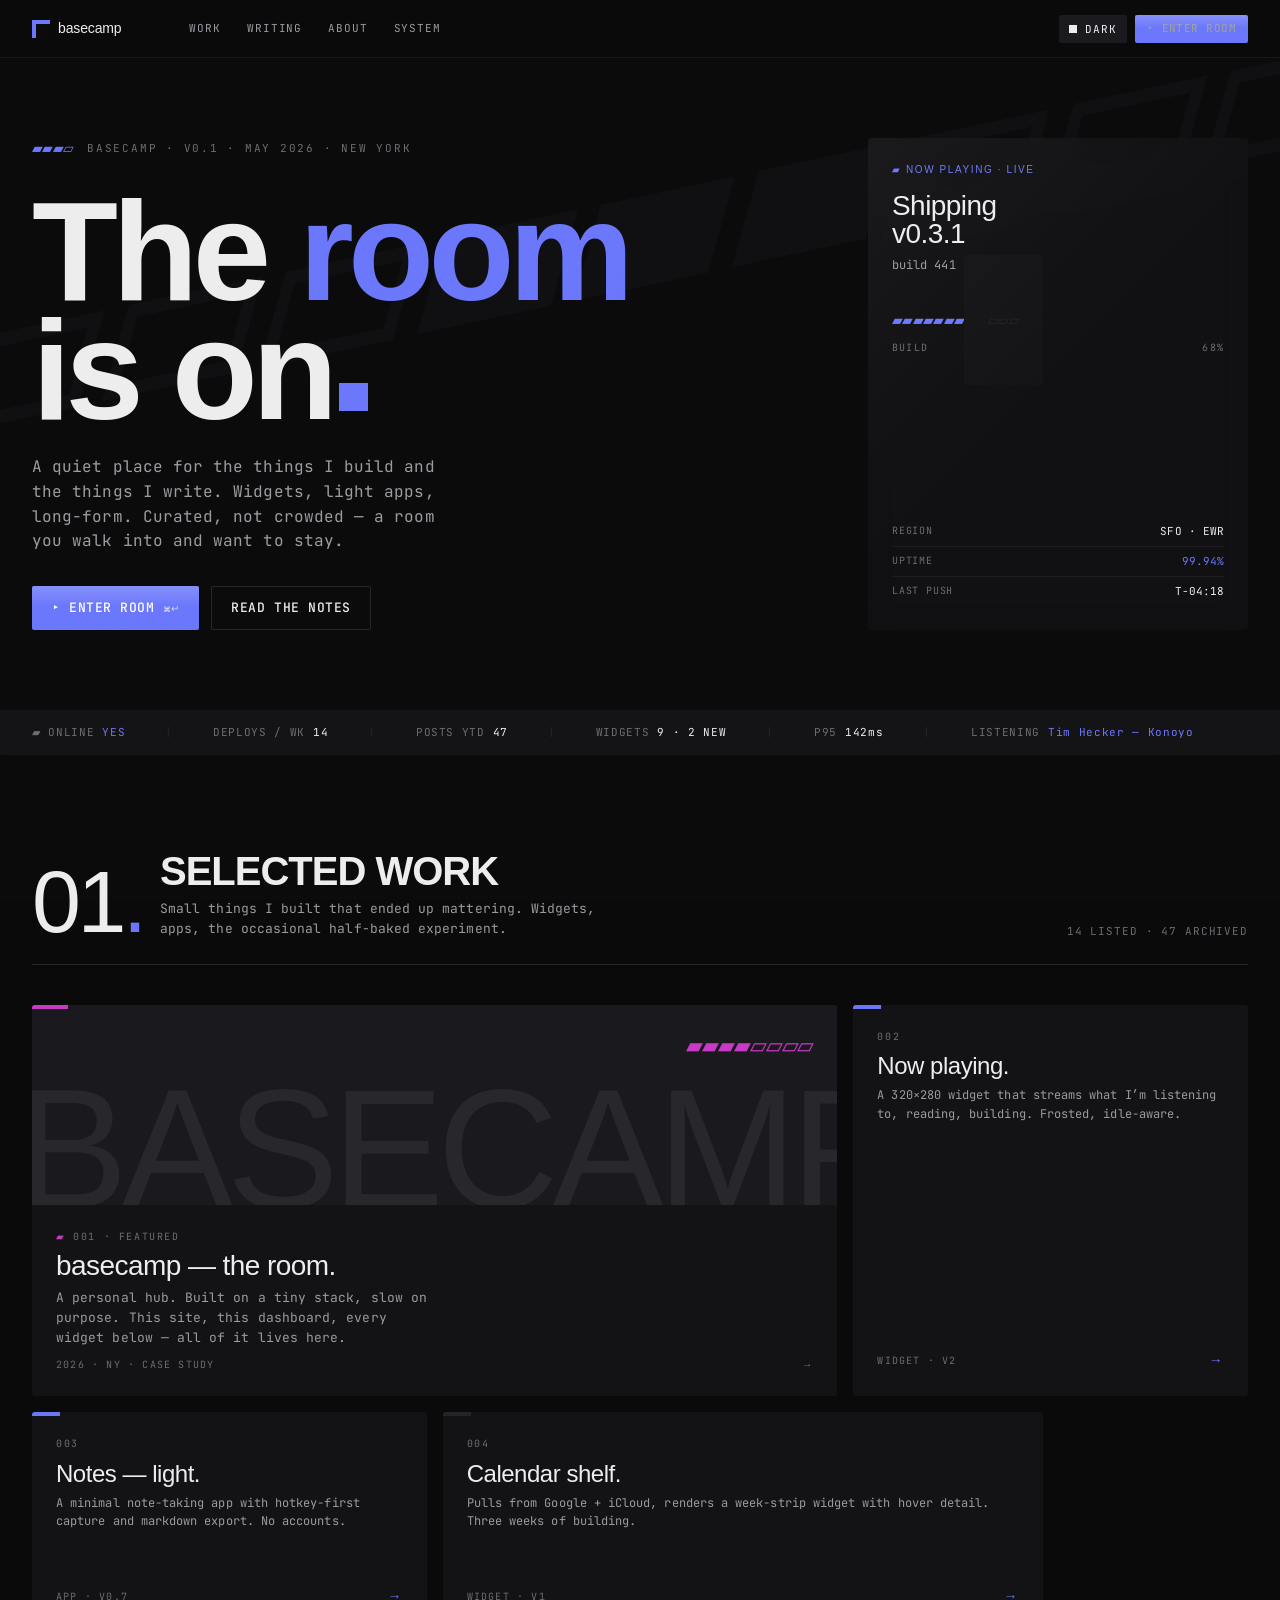
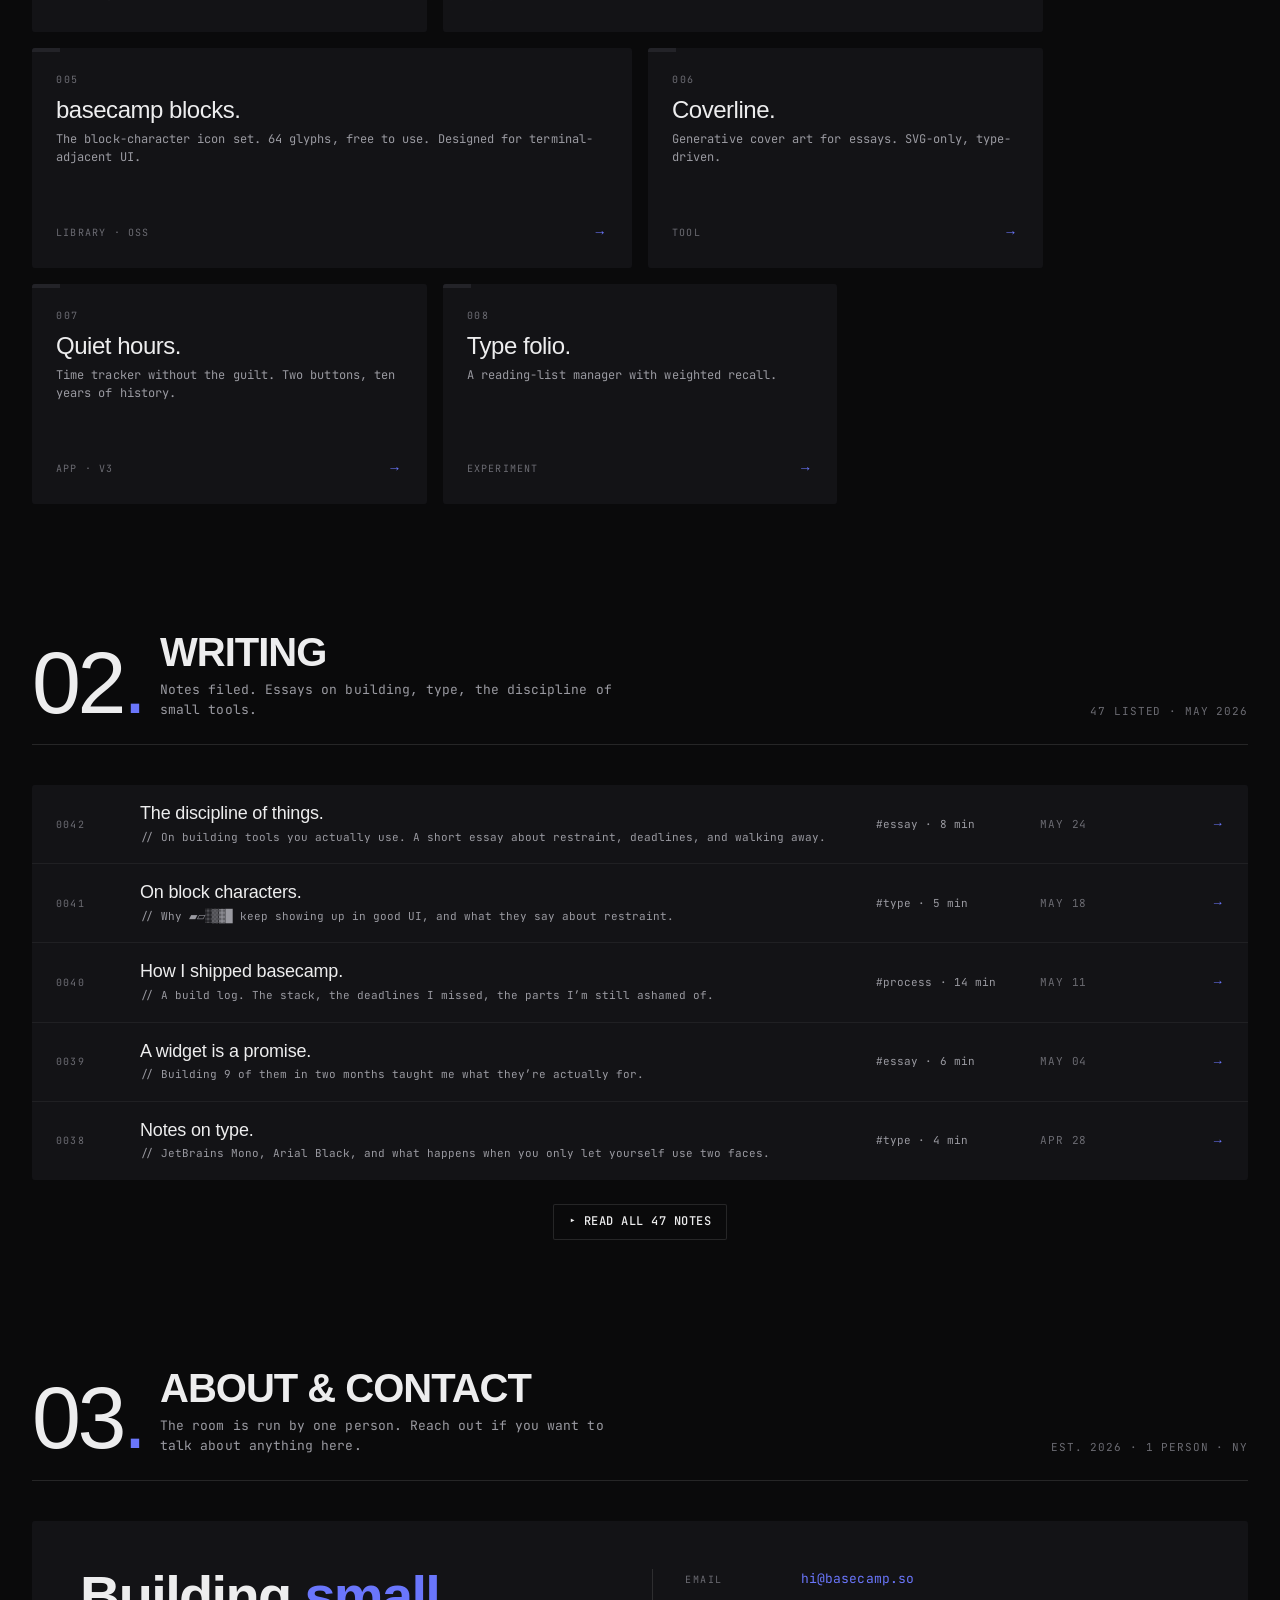
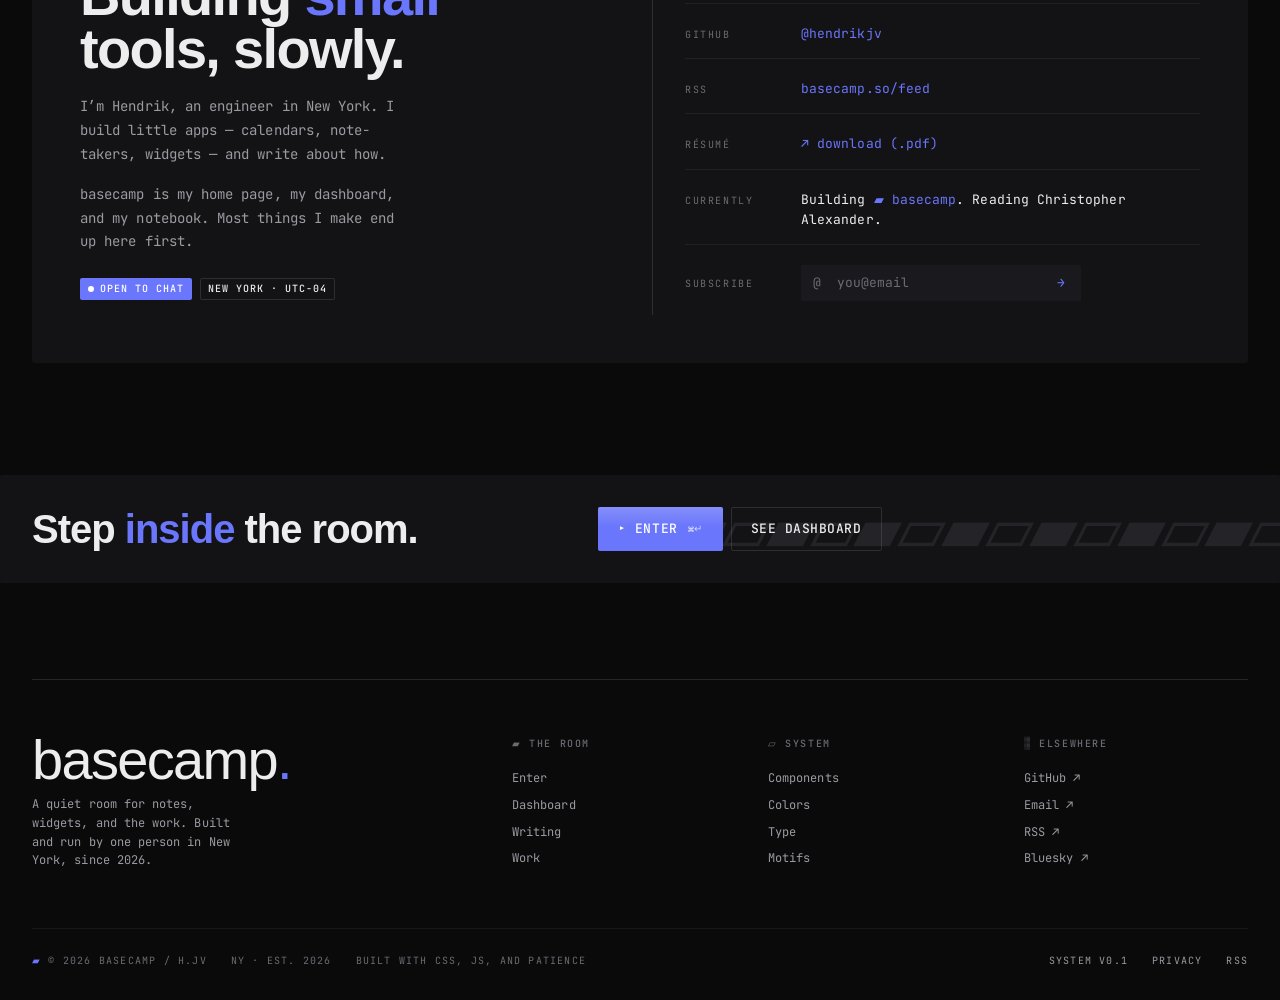
<file: marketing_landing.html>
<!doctype html>
<html lang="en" data-theme="dark">
<head>
<meta charset="utf-8" />
<meta name="viewport" content="width=device-width,initial-scale=1" />
<title>basecamp — the room is on</title>
<link rel="stylesheet" href="tokens.css" />
<link rel="stylesheet" href="components.css" />
<style>
  /* ----- Marketing layout chrome ----- */
  body { overflow-x: hidden; }
  .wrap { max-width: var(--max); margin: 0 auto; padding: 0 32px; }

  /* HERO */
  .hero {
    padding: 80px 0 80px;
    position: relative;
  }
  .hero-grid {
    display: grid;
    grid-template-columns: 1fr 380px;
    gap: 56px;
    align-items: end;
  }
  .hero .eyebrow {
    color: var(--dim); font-size: 11px; letter-spacing: 0.16em; text-transform: uppercase;
    display: flex; align-items: center; gap: 14px; margin-bottom: 32px;
  }
  .hero .eyebrow .ac { color: var(--acc); font-family: var(--mono); letter-spacing: -0.05em; font-size: 14px; }
  .hero h1 {
    font-family: var(--display);
    font-size: clamp(64px, 11vw, 180px);
    letter-spacing: -0.04em;
    line-height: 0.85;
    margin: 0;
    text-wrap: balance;
  }
  .hero h1 .acc { color: var(--acc); }
  .hero h1 .stop { display: inline-block; width: 0.2em; height: 0.2em; background: var(--acc); margin-left: 0.05em; vertical-align: 0.06em; }
  .hero .copy { color: var(--muted); font-size: 16px; line-height: 1.55; max-width: 44ch; margin: 24px 0 0;}
  .hero .ctas { display: flex; gap: 12px; margin-top: 32px; }

  /* Hero side widget (frosted now-strip) */
  .hero-widget {
    background: color-mix(in oklab, var(--surface-1) 70%, transparent);
    backdrop-filter: blur(16px) saturate(140%);
    -webkit-backdrop-filter: blur(16px) saturate(140%);
    border-radius: var(--r-sm);
    padding: 24px;
    position: relative;
    overflow: hidden;
    align-self: stretch;
    min-height: 280px;
    display: flex; flex-direction: column;
  }
  .hero-widget::after {
    content:''; position:absolute; inset: 0; pointer-events:none;
    background: linear-gradient(135deg, rgba(255,255,255,0.04), transparent 50%);
  }
  html[data-theme="light"] .hero-widget::after {
    background: linear-gradient(135deg, rgba(255,255,255,0.4), transparent 50%);
  }
  .hero-widget .mk {
    font-size: 10px; letter-spacing: 0.16em; text-transform: uppercase;
    color: var(--acc); margin-bottom: 14px; font-family: var(--display);
  }
  .hero-widget .now-h {
    font-family: var(--display); font-size: 28px;
    letter-spacing: -0.02em; line-height: 1;
    margin: 0 0 8px;
  }
  .hero-widget .now-sub { color: var(--muted); font-size: 12px; margin-bottom: 16px; }
  .hero-widget .now-row {
    display: flex; justify-content: space-between; gap: 12px;
    padding: 6px 0;
    border-top: 1px solid var(--hairline);
    font-size: 11px;
  }
  .hero-widget .now-row:first-of-type { border-top: 0; }
  .hero-widget .now-row .l { color: var(--dim); letter-spacing: 0.08em; text-transform: uppercase; font-size: 10px;}
  .hero-widget .now-row .v { color: var(--text); }
  .hero-widget .now-row .v.acc { color: var(--acc); }

  /* Diagonal block strip behind hero */
  .hero::before {
    content: '▰▰▰▱▱▱▰▰▰▱▱▱';
    position: absolute;
    top: 24px; right: -120px;
    font-family: var(--mono);
    font-size: 240px;
    color: var(--surface-1);
    letter-spacing: -0.1em;
    transform: rotate(-12deg);
    pointer-events: none;
    user-select: none;
    z-index: -1;
    opacity: 0.6;
  }

  /* TICKER below hero */
  .ticker {
    background: var(--surface-1);
    margin: 0 -32px;
    padding: 14px 32px;
    display: flex; gap: 40px;
    font-family: var(--mono); font-size: 11px;
    letter-spacing: 0.06em;
    overflow: hidden;
    border-radius: var(--r-xs);
    align-items: center;
    flex-wrap: wrap;
  }
  .ticker .item { display: inline-flex; gap: 8px; align-items: baseline; }
  .ticker .item .k { color: var(--dim); text-transform: uppercase; }
  .ticker .item .v { color: var(--text); font-feature-settings: "tnum"; }
  .ticker .item .v.acc { color: var(--acc); }
  .ticker .sep { color: var(--surface-3); }

  /* SECTION HEAD — used across page */
  .ms-head {
    display: grid;
    grid-template-columns: 96px 1fr auto;
    gap: 32px; align-items: end;
    padding-bottom: 24px;
    margin-bottom: 40px;
    border-bottom: 1px solid var(--rule);
  }
  .ms-head .num {
    font-family: var(--display); font-size: 88px;
    letter-spacing: -0.04em; line-height: 0.85;
    color: var(--text);
  }
  .ms-head .num em { color: var(--acc); font-style: normal; }
  .ms-head .t {
    font-family: var(--display); font-size: 40px;
    letter-spacing: -0.025em; line-height: 1;
    margin: 0;
  }
  .ms-head .sub { color: var(--muted); font-size: 13px; margin-top: 8px; max-width: 60ch; line-height: 1.55; }
  .ms-head .meta { font-size: 11px; letter-spacing: 0.08em; color: var(--dim); text-align: right; text-transform: uppercase; }

  .section { padding: 96px 0 32px; }

  /* WORK GRID — selected projects */
  .work-grid {
    display: grid;
    grid-template-columns: repeat(6, 1fr);
    gap: 16px;
  }
  .work-item {
    background: var(--surface-1);
    border-radius: var(--r-sm);
    padding: 24px;
    position: relative;
    overflow: hidden;
    text-decoration: none;
    color: var(--text);
    display: flex; flex-direction: column;
    transition: background var(--dur-fast);
    min-height: 220px;
  }
  .work-item:hover { background: var(--surface-2); }
  .work-item .corner {
    position: absolute; top: 0; left: 0;
    width: 28px; height: 4px;
    background: var(--acc);
  }
  .work-item.muted .corner { background: var(--surface-3); }
  .work-item .num {
    font-family: var(--mono); font-size: 10px; color: var(--dim);
    letter-spacing: 0.16em;
    margin-bottom: 10px;
  }
  .work-item .ttl {
    font-family: var(--display); font-size: 24px;
    letter-spacing: -0.02em; line-height: 1;
    margin: 0 0 8px;
  }
  .work-item .sub {
    color: var(--muted); font-size: 12px; line-height: 1.55;
    margin: 0 0 18px;
    flex: 1;
  }
  .work-item .foot {
    display: flex; gap: 8px; align-items: center; justify-content: space-between;
    font-size: 10px; letter-spacing: 0.12em; color: var(--dim);
    text-transform: uppercase;
  }
  .work-item .arr { color: var(--acc); font-family: var(--display); font-size: 14px; }

  .work-item.span-3 { grid-column: span 3; }
  .work-item.span-2 { grid-column: span 2; }
  .work-item.span-4 { grid-column: span 4; }

  /* Featured large work tile with frosted hero block */
  .work-feature {
    grid-column: span 4;
    background: var(--surface-1);
    border-radius: var(--r-sm);
    padding: 0;
    position: relative;
    overflow: hidden;
    text-decoration: none;
    color: var(--text);
    display: grid;
    grid-template-rows: 200px 1fr;
    min-height: 380px;
  }
  .work-feature .visual {
    background: var(--surface-2);
    position: relative;
    overflow: hidden;
  }
  .work-feature .visual::before {
    content: 'BASECAMP';
    position: absolute;
    bottom: -28px; left: -16px;
    font-family: var(--display);
    font-size: 168px; line-height: 1;
    color: color-mix(in oklab, var(--text) 8%, var(--surface-2));
    letter-spacing: -0.04em;
  }
  .work-feature .visual::after {
    content: '▰▰▰▰▱▱▱▱';
    position: absolute;
    top: 24px; right: 24px;
    font-family: var(--mono); font-size: 22px;
    letter-spacing: -0.05em;
    color: var(--acc-2);
  }
  .work-feature::before {
    content: ''; position: absolute; top: 0; left: 0;
    width: 36px; height: 4px; background: var(--acc-2); z-index: 2;
  }
  .work-feature .body {
    padding: 24px;
    display: flex; flex-direction: column; gap: 8px;
  }
  .work-feature .ttl { font-family: var(--display); font-size: 28px; letter-spacing: -0.02em; line-height: 1; }
  .work-feature .sub { color: var(--muted); font-size: 13px; line-height: 1.55; max-width: 48ch; }
  .work-feature .foot { margin-top: auto; display: flex; gap: 8px; align-items: center; justify-content: space-between; font-size: 10px; letter-spacing: 0.12em; color: var(--dim); text-transform: uppercase;}
  .work-feature .arr { color: var(--acc); font-family: var(--display); }

  /* WRITING LIST */
  .writing {
    background: var(--surface-1);
    border-radius: var(--r-sm);
    overflow: hidden;
  }
  .post-row {
    display: grid;
    grid-template-columns: 60px 1fr 140px 80px 80px;
    gap: 24px;
    padding: 18px 24px;
    border-top: 1px solid var(--hairline);
    text-decoration: none;
    color: var(--text);
    align-items: center;
    transition: background var(--dur-fast);
  }
  .post-row:first-child { border-top: 0; }
  .post-row:hover { background: var(--surface-2); }
  .post-row .idx { font-family: var(--mono); font-size: 10px; color: var(--dim); letter-spacing: 0.12em; font-feature-settings: "tnum"; }
  .post-row .ttl { font-family: var(--display); font-size: 18px; letter-spacing: -0.01em; line-height: 1.2; }
  .post-row .ttl small { display: block; font-family: var(--mono); font-size: 11px; color: var(--muted); margin-top: 4px; letter-spacing: 0; font-weight: normal; line-height: 1.5;}
  .post-row .tag-cell { font-size: 11px; color: var(--muted); }
  .post-row .date { font-size: 11px; color: var(--dim); letter-spacing: 0.08em; text-transform: uppercase; }
  .post-row .arr { color: var(--acc); font-family: var(--display); text-align: right; }

  /* ABOUT */
  .about {
    display: grid;
    grid-template-columns: 1fr 1fr;
    gap: 24px;
    background: var(--surface-1);
    border-radius: var(--r-sm);
    padding: 48px;
  }
  .about .left h2 {
    font-family: var(--display);
    font-size: 56px;
    letter-spacing: -0.03em;
    line-height: 0.95;
    margin: 0 0 20px;
    max-width: 12ch;
  }
  .about .left p { color: var(--muted); font-size: 14px; line-height: 1.7; max-width: 40ch; margin: 0 0 16px;}
  .about .right {
    border-left: 1px solid var(--rule);
    padding-left: 32px;
    display: flex; flex-direction: column; gap: 20px;
  }
  .about .right .row {
    display: grid; grid-template-columns: 100px 1fr; gap: 16px; align-items: baseline;
    padding-bottom: 14px;
    border-bottom: 1px solid var(--hairline);
  }
  .about .right .row:last-child { border-bottom: 0; }
  .about .right .k { font-size: 10px; letter-spacing: 0.16em; color: var(--dim); text-transform: uppercase; }
  .about .right .v { color: var(--text); font-size: 13px; }
  .about .right .v a { color: var(--acc); text-decoration: none; }

  /* FOOTER */
  .ft {
    margin-top: 96px;
    padding: 56px 0 32px;
    border-top: 1px solid var(--rule);
  }
  .ft .row {
    display: grid; grid-template-columns: 2fr 1fr 1fr 1fr; gap: 32px;
    margin-bottom: 56px;
  }
  .ft .col h3 {
    font-family: var(--mono); font-size: 10px;
    letter-spacing: 0.16em; text-transform: uppercase;
    color: var(--dim); margin: 0 0 14px; font-weight: 500;
  }
  .ft .col a { display: block; color: var(--muted); text-decoration: none; padding: 4px 0; font-size: 12px;}
  .ft .col a:hover { color: var(--text); }
  .ft .brandcol .display { font-family: var(--display); font-size: 56px; letter-spacing: -0.03em; line-height: 0.85; margin-bottom: 12px; }
  .ft .brandcol .display .acc { color: var(--acc); }
  .ft .brandcol p { color: var(--muted); font-size: 12px; margin: 0; line-height: 1.55; max-width: 32ch; }
  .ft .legal {
    display: flex; justify-content: space-between; align-items: center;
    padding-top: 24px; border-top: 1px solid var(--hairline);
    font-size: 10px; letter-spacing: 0.12em; color: var(--dim); text-transform: uppercase;
  }
  .ft .legal .l { display: flex; gap: 24px; }
  .ft .legal a { color: var(--muted); text-decoration: none; }
  .ft .legal a:hover { color: var(--text); }

  /* Block ribbon */
  .ribbon {
    margin: 80px -32px 0;
    padding: 32px;
    background: var(--surface-1);
    border-radius: var(--r-xs);
    display: flex; align-items: center; gap: 32px;
    overflow: hidden;
    position: relative;
  }
  .ribbon::after {
    content: '▰▱▰▱▰▱▰▱▰▱▰▱▰▱▰▱';
    position: absolute; right: -100px; top: 50%; transform: translateY(-50%);
    font-family: var(--mono); font-size: 64px; color: var(--surface-3);
    letter-spacing: -0.08em; pointer-events: none;
  }
  .ribbon .h {
    font-family: var(--display); font-size: 40px; letter-spacing: -0.025em; line-height: 0.95;
    margin: 0; flex: 1; max-width: 24ch;
  }
  .ribbon .h .acc { color: var(--acc); }
  .ribbon .ctas { display: flex; gap: 8px; z-index: 1; }

  @media (max-width: 1024px) {
    .hero-grid { grid-template-columns: 1fr; }
    .hero-widget { min-height: auto; }
    .work-grid { grid-template-columns: repeat(2, 1fr); }
    .work-item.span-3, .work-item.span-2, .work-item.span-4, .work-feature { grid-column: span 2; }
    .post-row { grid-template-columns: 40px 1fr auto; gap: 12px; padding: 14px 16px;}
    .post-row .tag-cell, .post-row .date { display: none; }
    .about { grid-template-columns: 1fr; padding: 32px; }
    .about .right { border-left: 0; padding-left: 0; border-top: 1px solid var(--rule); padding-top: 24px; }
    .ft .row { grid-template-columns: 1fr 1fr; }
  }
  @media (max-width: 600px) {
    .work-grid { grid-template-columns: 1fr; }
    .work-item.span-3, .work-item.span-2, .work-item.span-4, .work-feature { grid-column: span 1; }
    .ms-head { grid-template-columns: 1fr; gap: 12px; }
    .ms-head .meta { display: none; }
    .ft .row { grid-template-columns: 1fr; }
  }
</style>
</head>
<body data-screen-label="Marketing Landing">

<!-- ============== TOP NAV ============== -->
<nav class="topnav">
  <div class="topnav-inner">
    <a class="brand" href="index.html"><span class="block"></span>basecamp</a>
    <span class="nav-links" style="margin-left: 32px;">
      <a href="#work">WORK</a>
      <a href="#writing">WRITING</a>
      <a href="#about">ABOUT</a>
      <a href="design_system.html">SYSTEM</a>
    </span>
    <span class="nav-links" style="margin-left: auto; gap: 8px;">
      <button class="theme-toggle" onclick="toggleTheme()">
        <span class="sq"></span><span id="theme-label">DARK</span>
      </button>
      <a href="app_shell.html" class="btn btn-primary btn-sm" style="text-decoration: none;">▸ ENTER ROOM</a>
    </span>
  </div>
</nav>

<div class="wrap">

  <!-- ============== HERO ============== -->
  <section class="hero" data-screen-label="Hero">
    <div class="hero-grid">
      <div>
        <div class="eyebrow">
          <span class="ac">▰▰▰▱</span>
          <span>BASECAMP · v0.1 · MAY 2026 · NEW YORK</span>
        </div>
        <h1>The <span class="acc">room</span><br/>is on<span class="stop"></span></h1>
        <p class="copy">
          A quiet place for the things I build and the things I write. Widgets, light apps,
          long-form. Curated, not crowded — a room you walk into and want to stay.
        </p>
        <div class="ctas">
          <a href="app_shell.html" class="btn btn-primary btn-lg" style="text-decoration: none;">▸ ENTER ROOM<span class="ks">⌘↵</span></a>
          <a href="#writing" class="btn btn-outline btn-lg" style="text-decoration: none;">READ THE NOTES</a>
        </div>
      </div>

      <aside class="hero-widget">
        <div class="mk">▰ NOW PLAYING · LIVE</div>
        <div class="now-h">Shipping<br/>v0.3.1</div>
        <div class="now-sub">build 441 · 2m 14s</div>

        <div style="margin: 20px 0 24px;">
          <div class="progress-blocks" style="font-size: 14px;">▰▰▰▰▰▰▰<span class="empty">▱▱▱</span></div>
          <div style="display: flex; justify-content: space-between; margin-top: 8px; font-size: 10px; letter-spacing: 0.12em; color: var(--dim);">
            <span>BUILD</span><span>68%</span>
          </div>
        </div>

        <div style="margin-top: auto;">
          <div class="now-row"><span class="l">REGION</span><span class="v">SFO · EWR</span></div>
          <div class="now-row"><span class="l">UPTIME</span><span class="v acc">99.94%</span></div>
          <div class="now-row"><span class="l">LAST PUSH</span><span class="v">T-04:18</span></div>
        </div>
      </aside>
    </div>
  </section>

  <!-- ============== TICKER ============== -->
  <div class="ticker">
    <span class="item"><span class="k">▰ ONLINE</span><span class="v acc">YES</span></span>
    <span class="sep">|</span>
    <span class="item"><span class="k">DEPLOYS / WK</span><span class="v">14</span></span>
    <span class="sep">|</span>
    <span class="item"><span class="k">POSTS YTD</span><span class="v">47</span></span>
    <span class="sep">|</span>
    <span class="item"><span class="k">WIDGETS</span><span class="v">9 · 2 NEW</span></span>
    <span class="sep">|</span>
    <span class="item"><span class="k">P95</span><span class="v">142ms</span></span>
    <span class="sep">|</span>
    <span class="item"><span class="k">LISTENING</span><span class="v acc">Tim Hecker — Konoyo</span></span>
  </div>

  <!-- ============== WORK ============== -->
  <section class="section" id="work" data-screen-label="Selected Work">
    <div class="ms-head">
      <div class="num">01<em>.</em></div>
      <div>
        <h2 class="t">SELECTED WORK</h2>
        <div class="sub">Small things I built that ended up mattering. Widgets, apps, the occasional half-baked experiment.</div>
      </div>
      <div class="meta">14 LISTED · 47 ARCHIVED</div>
    </div>

    <div class="work-grid">
      <!-- Big featured -->
      <a href="#" class="work-feature">
        <div class="visual"></div>
        <div class="body">
          <div class="num" style="font-family: var(--mono); font-size: 10px; color: var(--dim); letter-spacing: 0.16em;"><span style="color: var(--acc-2);">▰</span> 001 · FEATURED</div>
          <div class="ttl">basecamp — the room.</div>
          <div class="sub">A personal hub. Built on a tiny stack, slow on purpose. This site, this dashboard, every widget below — all of it lives here.</div>
          <div class="foot">
            <span>2026 · NY · CASE STUDY</span>
            <span class="arr">→</span>
          </div>
        </div>
      </a>

      <!-- Side tiles -->
      <a href="#" class="work-item span-2">
        <div class="corner"></div>
        <div class="num">002</div>
        <div class="ttl">Now playing.</div>
        <div class="sub">A 320×280 widget that streams what I&rsquo;m listening to, reading, building. Frosted, idle-aware.</div>
        <div class="foot"><span>WIDGET · v2</span><span class="arr">→</span></div>
      </a>
      <a href="#" class="work-item span-2">
        <div class="corner"></div>
        <div class="num">003</div>
        <div class="ttl">Notes — light.</div>
        <div class="sub">A minimal note-taking app with hotkey-first capture and markdown export. No accounts.</div>
        <div class="foot"><span>APP · v0.7</span><span class="arr">→</span></div>
      </a>

      <a href="#" class="work-item span-3 muted">
        <div class="corner"></div>
        <div class="num">004</div>
        <div class="ttl">Calendar shelf.</div>
        <div class="sub">Pulls from Google + iCloud, renders a week-strip widget with hover detail. Three weeks of building.</div>
        <div class="foot"><span>WIDGET · v1</span><span class="arr">→</span></div>
      </a>
      <a href="#" class="work-item span-3 muted">
        <div class="corner"></div>
        <div class="num">005</div>
        <div class="ttl">basecamp blocks.</div>
        <div class="sub">The block-character icon set. 64 glyphs, free to use. Designed for terminal-adjacent UI.</div>
        <div class="foot"><span>LIBRARY · OSS</span><span class="arr">→</span></div>
      </a>

      <a href="#" class="work-item span-2 muted">
        <div class="corner"></div>
        <div class="num">006</div>
        <div class="ttl">Coverline.</div>
        <div class="sub">Generative cover art for essays. SVG-only, type-driven.</div>
        <div class="foot"><span>TOOL</span><span class="arr">→</span></div>
      </a>
      <a href="#" class="work-item span-2 muted">
        <div class="corner"></div>
        <div class="num">007</div>
        <div class="ttl">Quiet hours.</div>
        <div class="sub">Time tracker without the guilt. Two buttons, ten years of history.</div>
        <div class="foot"><span>APP · v3</span><span class="arr">→</span></div>
      </a>
      <a href="#" class="work-item span-2 muted">
        <div class="corner"></div>
        <div class="num">008</div>
        <div class="ttl">Type folio.</div>
        <div class="sub">A reading-list manager with weighted recall.</div>
        <div class="foot"><span>EXPERIMENT</span><span class="arr">→</span></div>
      </a>
    </div>
  </section>

  <!-- ============== WRITING ============== -->
  <section class="section" id="writing" data-screen-label="Writing">
    <div class="ms-head">
      <div class="num">02<em>.</em></div>
      <div>
        <h2 class="t">WRITING</h2>
        <div class="sub">Notes filed. Essays on building, type, the discipline of small tools.</div>
      </div>
      <div class="meta">47 LISTED · MAY 2026</div>
    </div>

    <div class="writing">
      <a href="#" class="post-row">
        <span class="idx">0042</span>
        <div class="ttl">
          The discipline of things.
          <small>// On building tools you actually use. A short essay about restraint, deadlines, and walking away.</small>
        </div>
        <span class="tag-cell">#essay · 8 min</span>
        <span class="date">MAY 24</span>
        <span class="arr">→</span>
      </a>
      <a href="#" class="post-row">
        <span class="idx">0041</span>
        <div class="ttl">
          On block characters.
          <small>// Why ▰▱░▒▓█ keep showing up in good UI, and what they say about restraint.</small>
        </div>
        <span class="tag-cell">#type · 5 min</span>
        <span class="date">MAY 18</span>
        <span class="arr">→</span>
      </a>
      <a href="#" class="post-row">
        <span class="idx">0040</span>
        <div class="ttl">
          How I shipped basecamp.
          <small>// A build log. The stack, the deadlines I missed, the parts I&rsquo;m still ashamed of.</small>
        </div>
        <span class="tag-cell">#process · 14 min</span>
        <span class="date">MAY 11</span>
        <span class="arr">→</span>
      </a>
      <a href="#" class="post-row">
        <span class="idx">0039</span>
        <div class="ttl">
          A widget is a promise.
          <small>// Building 9 of them in two months taught me what they&rsquo;re actually for.</small>
        </div>
        <span class="tag-cell">#essay · 6 min</span>
        <span class="date">MAY 04</span>
        <span class="arr">→</span>
      </a>
      <a href="#" class="post-row">
        <span class="idx">0038</span>
        <div class="ttl">
          Notes on type.
          <small>// JetBrains Mono, Arial Black, and what happens when you only let yourself use two faces.</small>
        </div>
        <span class="tag-cell">#type · 4 min</span>
        <span class="date">APR 28</span>
        <span class="arr">→</span>
      </a>
    </div>

    <div style="display: flex; justify-content: center; margin-top: 24px;">
      <a href="#" class="btn btn-outline" style="text-decoration: none;">▸ READ ALL 47 NOTES</a>
    </div>
  </section>

  <!-- ============== ABOUT ============== -->
  <section class="section" id="about" data-screen-label="About">
    <div class="ms-head">
      <div class="num">03<em>.</em></div>
      <div>
        <h2 class="t">ABOUT &amp; CONTACT</h2>
        <div class="sub">The room is run by one person. Reach out if you want to talk about anything here.</div>
      </div>
      <div class="meta">EST. 2026 · 1 PERSON · NY</div>
    </div>

    <div class="about">
      <div class="left">
        <h2>Building <span style="color: var(--acc);">small</span> tools, slowly.</h2>
        <p>I&rsquo;m Hendrik, an engineer in New York. I build little apps — calendars, note-takers, widgets — and write about how.</p>
        <p>basecamp is my home page, my dashboard, and my notebook. Most things I make end up here first.</p>
        <div style="display: flex; gap: 8px; margin-top: 24px;">
          <span class="badge acc"><span class="dot" style="background: var(--acc-on)"></span>OPEN TO CHAT</span>
          <span class="badge outline">NEW YORK · UTC-04</span>
        </div>
      </div>
      <div class="right">
        <div class="row"><span class="k">EMAIL</span><span class="v"><a href="mailto:hi@basecamp.so">hi@basecamp.so</a></span></div>
        <div class="row"><span class="k">GITHUB</span><span class="v"><a href="#">@hendrikjv</a></span></div>
        <div class="row"><span class="k">RSS</span><span class="v"><a href="#">basecamp.so/feed</a></span></div>
        <div class="row"><span class="k">RÉSUMÉ</span><span class="v"><a href="#">↗ download (.pdf)</a></span></div>
        <div class="row"><span class="k">CURRENTLY</span><span class="v">Building <span style="color: var(--acc);">▰ basecamp</span>. Reading Christopher Alexander.</span></div>
        <div class="row"><span class="k">SUBSCRIBE</span><span class="v">
          <div class="input-wrap" style="max-width: 280px;">
            <span class="icon-l">@</span>
            <input class="input has-r" placeholder="you@email" />
            <span class="icon-r" style="color: var(--acc);">→</span>
          </div>
        </span></div>
      </div>
    </div>
  </section>

  <!-- ============== RIBBON ============== -->
  <div class="ribbon">
    <h3 class="h">Step <span class="acc">inside</span> the room.</h3>
    <div class="ctas">
      <a href="app_shell.html" class="btn btn-primary btn-lg" style="text-decoration: none;">▸ ENTER<span class="ks">⌘↵</span></a>
      <a href="dashboard.html" class="btn btn-outline btn-lg" style="text-decoration: none;">SEE DASHBOARD</a>
    </div>
  </div>

  <!-- ============== FOOTER ============== -->
  <footer class="ft">
    <div class="row">
      <div class="col brandcol">
        <div class="display">basecamp<span class="acc">.</span></div>
        <p>A quiet room for notes, widgets, and the work. Built and run by one person in New York, since 2026.</p>
      </div>
      <div class="col">
        <h3>▰ THE ROOM</h3>
        <a href="app_shell.html">Enter</a>
        <a href="dashboard.html">Dashboard</a>
        <a href="#writing">Writing</a>
        <a href="#work">Work</a>
      </div>
      <div class="col">
        <h3>▱ SYSTEM</h3>
        <a href="design_system.html">Components</a>
        <a href="design_system.html#color">Colors</a>
        <a href="design_system.html#type">Type</a>
        <a href="design_system.html#motifs">Motifs</a>
      </div>
      <div class="col">
        <h3>░ ELSEWHERE</h3>
        <a href="#">GitHub ↗</a>
        <a href="#">Email ↗</a>
        <a href="#">RSS ↗</a>
        <a href="#">Bluesky ↗</a>
      </div>
    </div>
    <div class="legal">
      <div class="l">
        <span><span class="acc" style="color: var(--acc);">▰</span> © 2026 BASECAMP / H.JV</span>
        <span>NY · EST. 2026</span>
        <span>BUILT WITH CSS, JS, AND PATIENCE</span>
      </div>
      <div class="l">
        <a href="design_system.html">SYSTEM v0.1</a>
        <a href="#">PRIVACY</a>
        <a href="#">RSS</a>
      </div>
    </div>
  </footer>
</div>

<script>
  function toggleTheme() {
    const html = document.documentElement;
    const next = html.dataset.theme === 'dark' ? 'light' : 'dark';
    html.dataset.theme = next;
    const lbl = document.getElementById('theme-label');
    if (lbl) lbl.textContent = next.toUpperCase();
    try { localStorage.setItem('basecamp-theme', next); } catch (e) {}
  }
  (function() {
    try {
      const saved = localStorage.getItem('basecamp-theme');
      if (saved) {
        document.documentElement.dataset.theme = saved;
        const lbl = document.getElementById('theme-label');
        if (lbl) lbl.textContent = saved.toUpperCase();
      }
    } catch (e) {}
  })();
</script>
</body>
</html>
</file>
<file: tokens.css>
/* =========================================================
   basecamp — DESIGN TOKENS
   Direction C · BLOCK / RETRO
   Neutral cool gray base · blue primary · magenta secondary
   ========================================================= */

/* ---------- Fonts ---------- */
@import url('https://fonts.googleapis.com/css2?family=JetBrains+Mono:ital,wght@0,300;0,400;0,500;0,600;0,700;1,400;1,500&display=swap');

:root {
  /* DARK (default) ----------------------------------- */
  --d-bg:        #0a0a0b;
  --d-surface-0: #0e0e10;
  --d-surface-1: #131316;
  --d-surface-2: #1a1a1e;
  --d-surface-3: #232328;
  --d-surface-4: #2d2d33;
  --d-hairline:  rgba(237,237,238,0.06);
  --d-rule:      rgba(237,237,238,0.12);
  --d-text:      #ededee;
  --d-muted:     #9a9aa1;
  --d-dim:       #6b6b72;
  --d-faint:     #4a4a51;

  --d-acc:        #6A76FB;
  --d-acc-on:     #ffffff;
  --d-acc-soft:   rgba(106,118,251,0.16);
  --d-acc-2:      #C839C5;
  --d-acc-2-on:   #ffffff;
  --d-acc-2-soft: rgba(200,57,197,0.16);
  --d-danger:     #FD6F6B;
  --d-danger-on:  #ffffff;
  --d-danger-soft: rgba(253,111,107,0.16);
  --d-warn:       #fffa71;
  --d-warn-on:    #2a2400;
  --d-warn-soft:  rgba(255,250,113,0.16);
  --d-info:       #20c5c6;
  --d-info-on:    #051f1f;
  --d-info-soft:  rgba(32,197,198,0.16);
  --d-success:    #67f86f;
  --d-success-on: #062a0a;
  --d-success-soft: rgba(103,248,111,0.16);

  /* LIGHT — clean cool grays (no warm tint) ----------- */
  --l-bg:        #fafafa;
  --l-surface-0: #f4f4f5;
  --l-surface-1: #eeeef0;
  --l-surface-2: #e4e4e7;
  --l-surface-3: #d4d4d8;
  --l-surface-4: #c2c2c6;
  --l-hairline:  rgba(10,10,11,0.06);
  --l-rule:      rgba(10,10,11,0.14);
  --l-text:      #0a0a0b;
  --l-muted:     #4a4a51;
  --l-dim:       #74747b;
  --l-faint:     #a4a4ab;

  --l-acc:        #6A76FB;
  --l-acc-on:     #ffffff;
  --l-acc-soft:   rgba(106,118,251,0.14);
  --l-acc-2:      #C839C5;
  --l-acc-2-on:   #ffffff;
  --l-acc-2-soft: rgba(200,57,197,0.14);
  --l-danger:     #FD6F6B;
  --l-danger-on:  #ffffff;
  --l-danger-soft: rgba(253,111,107,0.14);
  --l-warn:       #d97706;
  --l-warn-on:    #ffffff;
  --l-warn-soft:  rgba(217,119,6,0.14);
  --l-info:       #0e8a8b;
  --l-info-on:    #ffffff;
  --l-info-soft:  rgba(14,138,139,0.14);
  --l-success:    #1d7a25;
  --l-success-on: #ffffff;
  --l-success-soft: rgba(29,122,37,0.14);

  /* Type ---------------------------------------------- */
  --mono: 'JetBrains Mono', ui-monospace, SFMono-Regular, Menlo, Consolas, monospace;
  --display: 'Arial Black', 'Helvetica Neue Bold', 'Helvetica Bold', Helvetica, Arial, sans-serif;

  /* Radii --------------------------------------------- */
  --r-0: 0px;
  --r-xs: 2px;
  --r-sm: 3px;
  --r-md: 4px;
  --r-pill: 999px;

  /* Spacing scale ------------------------------------- */
  --sp-1: 4px;
  --sp-2: 8px;
  --sp-3: 12px;
  --sp-4: 16px;
  --sp-5: 24px;
  --sp-6: 32px;
  --sp-7: 48px;
  --sp-8: 64px;
  --sp-9: 96px;

  /* Layout -------------------------------------------- */
  --max: 1320px;
  --max-narrow: 920px;

  /* Easing/durations ---------------------------------- */
  --ease-out: cubic-bezier(.22,.61,.36,1);
  --ease-in-out: cubic-bezier(.65,0,.35,1);
  --dur-fast: 120ms;
  --dur-base: 180ms;
  --dur-slow: 320ms;

  /* Z layers ------------------------------------------ */
  --z-grain: 200;
  --z-overlay: 80;
  --z-nav: 50;
  --z-pop: 40;
}

html[data-theme="dark"], html:not([data-theme]) {
  --bg: var(--d-bg);
  --surface-0: var(--d-surface-0);
  --surface-1: var(--d-surface-1);
  --surface-2: var(--d-surface-2);
  --surface-3: var(--d-surface-3);
  --surface-4: var(--d-surface-4);
  --hairline:  var(--d-hairline);
  --rule:      var(--d-rule);
  --text:      var(--d-text);
  --muted:     var(--d-muted);
  --dim:       var(--d-dim);
  --faint:     var(--d-faint);
  --acc:        var(--d-acc);
  --acc-on:     var(--d-acc-on);
  --acc-soft:   var(--d-acc-soft);
  --acc-2:      var(--d-acc-2);
  --acc-2-on:   var(--d-acc-2-on);
  --acc-2-soft: var(--d-acc-2-soft);
  --danger:     var(--d-danger);
  --danger-on:  var(--d-danger-on);
  --danger-soft: var(--d-danger-soft);
  --warn:       var(--d-warn);
  --warn-on:    var(--d-warn-on);
  --warn-soft:  var(--d-warn-soft);
  --info:       var(--d-info);
  --info-on:    var(--d-info-on);
  --info-soft:  var(--d-info-soft);
  --success:    var(--d-success);
  --success-on: var(--d-success-on);
  --success-soft: var(--d-success-soft);
  color-scheme: dark;
}
html[data-theme="light"] {
  --bg: var(--l-bg);
  --surface-0: var(--l-surface-0);
  --surface-1: var(--l-surface-1);
  --surface-2: var(--l-surface-2);
  --surface-3: var(--l-surface-3);
  --surface-4: var(--l-surface-4);
  --hairline:  var(--l-hairline);
  --rule:      var(--l-rule);
  --text:      var(--l-text);
  --muted:     var(--l-muted);
  --dim:       var(--l-dim);
  --faint:     var(--l-faint);
  --acc:        var(--l-acc);
  --acc-on:     var(--l-acc-on);
  --acc-soft:   var(--l-acc-soft);
  --acc-2:      var(--l-acc-2);
  --acc-2-on:   var(--l-acc-2-on);
  --acc-2-soft: var(--l-acc-2-soft);
  --danger:     var(--l-danger);
  --danger-on:  var(--l-danger-on);
  --danger-soft: var(--l-danger-soft);
  --warn:       var(--l-warn);
  --warn-on:    var(--l-warn-on);
  --warn-soft:  var(--l-warn-soft);
  --info:       var(--l-info);
  --info-on:    var(--l-info-on);
  --info-soft:  var(--l-info-soft);
  --success:    var(--l-success);
  --success-on: var(--l-success-on);
  --success-soft: var(--l-success-soft);
  color-scheme: light;
}

/* ---------- Reset & base ---------- */
*, *::before, *::after { box-sizing: border-box; }
html, body { margin: 0; padding: 0; }
html { scroll-behavior: smooth; }
body {
  background: var(--bg);
  color: var(--text);
  font-family: var(--mono);
  font-size: 13px;
  line-height: 1.55;
  letter-spacing: 0.005em;
  font-feature-settings: "ss01","ss02","cv11";
  -webkit-font-smoothing: antialiased;
  text-rendering: optimizeLegibility;
}

/* ---------- Grain overlay ---------- */
body::before {
  content: '';
  position: fixed; inset: 0;
  pointer-events: none;
  z-index: var(--z-grain);
  background-image: url("data:image/svg+xml;utf8,<svg xmlns='http://www.w3.org/2000/svg' width='240' height='240'><filter id='n'><feTurbulence type='fractalNoise' baseFrequency='0.9' numOctaves='2' stitchTiles='stitch'/><feColorMatrix values='0 0 0 0 1  0 0 0 0 1  0 0 0 0 1  0 0 0 0.5 0'/></filter><rect width='100%25' height='100%25' filter='url(%23n)'/></svg>");
  opacity: 0.06;
  mix-blend-mode: overlay;
}
html[data-theme="light"] body::before { opacity: 0.07; mix-blend-mode: multiply; }

/* ---------- Selection ---------- */
::selection { background: var(--acc); color: var(--acc-on); }

/* ---------- Scrollbar ---------- */
* { scrollbar-width: thin; scrollbar-color: var(--surface-3) transparent; }
*::-webkit-scrollbar { width: 10px; height: 10px; }
*::-webkit-scrollbar-track { background: transparent; }
*::-webkit-scrollbar-thumb { background: var(--surface-3); border-radius: var(--r-xs); border: 2px solid var(--bg); }
*::-webkit-scrollbar-thumb:hover { background: var(--surface-4); }

/* ---------- Type primitives ---------- */
.display { font-family: var(--display); letter-spacing: -0.025em; line-height: 0.95; }
.mono    { font-family: var(--mono); }
.tnum    { font-feature-settings: "tnum"; }
.uc      { text-transform: uppercase; letter-spacing: 0.12em; font-size: 10px; }
.kbd {
  font-family: var(--mono); font-size: 10px;
  background: var(--surface-2); color: var(--muted);
  padding: 2px 6px; border-radius: var(--r-xs);
}
.faint { color: var(--dim); }
.dim   { color: var(--muted); }

/* ---------- Utility classes ---------- */
.h-stack { display: flex; gap: var(--sp-2); align-items: center; flex-wrap: wrap; }
.v-stack { display: flex; flex-direction: column; gap: var(--sp-3); }
.row { display: grid; gap: var(--sp-4); }
.row.r2 { grid-template-columns: repeat(2, 1fr); }
.row.r3 { grid-template-columns: repeat(3, 1fr); }
.row.r4 { grid-template-columns: repeat(4, 1fr); }
.row.r5 { grid-template-columns: repeat(5, 1fr); }
.row.r6 { grid-template-columns: repeat(6, 1fr); }
@media (max-width: 900px) {
  .row.r3, .row.r4, .row.r5, .row.r6 { grid-template-columns: repeat(2, 1fr); }
}
@media (max-width: 540px) {
  .row.r2, .row.r3, .row.r4, .row.r5, .row.r6 { grid-template-columns: 1fr; }
}
</file>
<file: components.css>
/* =========================================================
   basecamp — COMPONENTS
   Direction C · BLOCK / RETRO
   ========================================================= */

/* =========================================================
   APP CHROME — top nav, brand
   ========================================================= */
.topnav {
  position: sticky; top: 0; z-index: var(--z-nav);
  background: color-mix(in oklab, var(--bg) 72%, transparent);
  backdrop-filter: blur(16px) saturate(140%);
  -webkit-backdrop-filter: blur(16px) saturate(140%);
  border-bottom: 1px solid var(--hairline);
}
.topnav-inner {
  max-width: var(--max);
  margin: 0 auto;
  padding: 14px 32px;
  display: flex; align-items: center; gap: 24px;
  font-size: 11px;
  letter-spacing: 0.08em;
  text-transform: uppercase;
}
.brand {
  font-family: var(--display);
  font-size: 14px;
  letter-spacing: -0.01em;
  text-transform: none;
  display: inline-flex; align-items: center; gap: 8px;
  color: var(--text);
  text-decoration: none;
}
.brand .block {
  width: 18px; height: 18px;
  background: var(--acc);
  display: inline-block;
  position: relative;
}
.brand .block::after {
  content: ''; position: absolute;
  inset: 4px 0 0 4px;
  background: var(--bg);
}
.brand small {
  font-family: var(--mono);
  font-size: 9px;
  letter-spacing: 0.12em;
  color: var(--dim);
  text-transform: uppercase;
  margin-left: 4px;
}

.nav-meta { color: var(--dim); }
.nav-links { display: flex; gap: 2px; margin-left: auto; }
.nav-links a {
  color: var(--muted);
  text-decoration: none;
  padding: 6px 12px;
  border-radius: var(--r-xs);
  transition: background var(--dur-fast), color var(--dur-fast);
  display: inline-flex; align-items: center; gap: 6px;
}
.nav-links a:hover { background: var(--surface-2); color: var(--text); }
.nav-links a.active { background: var(--surface-2); color: var(--text); }
.nav-links a .idx { color: var(--dim); }

/* Theme toggle */
.theme-toggle {
  background: var(--surface-2);
  color: var(--text);
  border: 0;
  padding: 6px 10px;
  font-family: var(--mono); font-size: 11px;
  letter-spacing: 0.08em; text-transform: uppercase;
  border-radius: var(--r-xs);
  cursor: pointer;
  display: inline-flex; align-items: center; gap: 8px;
  transition: background var(--dur-fast);
}
.theme-toggle:hover { background: var(--surface-3); }
.theme-toggle .sq { width: 8px; height: 8px; background: var(--text); display: inline-block; }
html[data-theme="light"] .theme-toggle .sq { background: var(--bg); outline: 1px solid var(--text); }

/* =========================================================
   SECTION HEADS — universal pattern
   ========================================================= */
.sec { margin-top: var(--sp-8); }
.sec-head {
  display: flex; align-items: baseline; gap: 16px;
  font-size: 10px; letter-spacing: 0.16em; text-transform: uppercase;
  color: var(--dim);
  margin-bottom: 20px;
}
.sec-head::before {
  content: ''; height: 1px; background: var(--rule); flex: 0 0 32px;
}
.sec-head .num { color: var(--text); font-weight: 600; }
.sec-head .name { color: var(--muted); letter-spacing: 0.12em;}
.sec-head .acc { color: var(--acc); }

/* =========================================================
   BUTTONS
   ========================================================= */
.btn {
  font-family: var(--mono);
  font-size: 12px;
  font-weight: 500;
  letter-spacing: 0.04em;
  height: 36px;
  padding: 0 16px;
  border-radius: var(--r-xs);
  border: 0;
  cursor: pointer;
  display: inline-flex; align-items: center; gap: 8px;
  transition: background var(--dur-fast), color var(--dur-fast), transform 80ms;
  position: relative;
  white-space: nowrap;
  text-decoration: none;
  outline: 0;
}
.btn:focus-visible { box-shadow: 0 0 0 2px var(--bg), 0 0 0 4px var(--acc); }
.btn:active { transform: translateY(1px); }
.btn[disabled], .btn.is-disabled { opacity: 0.4; pointer-events: none; }

.btn-primary { background: var(--acc); color: var(--acc-on); }
.btn-primary::before {
  content:''; position:absolute; inset:0; border-radius: inherit;
  background: linear-gradient(180deg, rgba(255,255,255,0.18), transparent 45%);
  pointer-events:none;
}
.btn-primary:hover { background: color-mix(in oklab, var(--acc) 88%, white); }
html[data-theme="light"] .btn-primary:hover { background: color-mix(in oklab, var(--acc) 88%, black); }

.btn-secondary { background: var(--surface-2); color: var(--text); }
.btn-secondary:hover { background: var(--surface-3); }

.btn-ghost { background: transparent; color: var(--muted); }
.btn-ghost:hover { background: var(--surface-2); color: var(--text); }

.btn-outline { background: transparent; color: var(--text); box-shadow: inset 0 0 0 1px var(--rule); }
.btn-outline:hover { background: var(--surface-2); }

.btn-destructive { background: var(--danger); color: var(--danger-on); }
.btn-destructive:hover { filter: brightness(1.08); }

.btn-acc-2 { background: var(--acc-2); color: var(--acc-2-on); position: relative; }
.btn-acc-2::before {
  content:''; position:absolute; inset:0; border-radius: inherit;
  background: linear-gradient(180deg, rgba(255,255,255,0.18), transparent 45%);
  pointer-events:none;
}
.btn-acc-2:hover { filter: brightness(1.08); }

.btn-icon { width: 36px; padding: 0; justify-content: center; }
.btn-sm { height: 28px; font-size: 11px; padding: 0 10px; }
.btn-sm.btn-icon { width: 28px; padding: 0; }
.btn-lg { height: 44px; font-size: 13px; padding: 0 20px; }
.btn-lg.btn-icon { width: 44px; padding: 0; }

.btn .ks {
  color: var(--dim); font-size: 10px; letter-spacing: 0.06em;
  margin-left: 2px;
}
.btn-primary .ks { color: color-mix(in oklab, var(--acc-on) 70%, transparent); }

.btn-group {
  display: inline-flex;
  border-radius: var(--r-xs);
  overflow: hidden;
  background: var(--surface-2);
}
.btn-group .btn {
  border-radius: 0;
  background: transparent;
  box-shadow: inset -1px 0 0 var(--hairline);
}
.btn-group .btn:last-child { box-shadow: none; }
.btn-group .btn:hover { background: var(--surface-3); }
.btn-group .btn.active { background: var(--surface-3); color: var(--text); }

/* =========================================================
   INPUTS
   ========================================================= */
.field {
  display: flex; flex-direction: column; gap: 6px;
}
.field label, .field .lbl {
  font-size: 10px; letter-spacing: 0.12em; text-transform: uppercase;
  color: var(--dim);
}
.field .lbl .req { color: var(--acc); }
.field .hint { font-size: 11px; color: var(--dim); margin-top: 2px; }
.field .err  { font-size: 11px; color: var(--danger); margin-top: 2px; }

.input, .textarea, .select-native {
  font-family: var(--mono);
  font-size: 13px;
  height: 36px;
  padding: 0 12px;
  background: var(--surface-2);
  color: var(--text);
  border: 0;
  border-radius: var(--r-xs);
  width: 100%;
  outline: 0;
  transition: background var(--dur-fast), box-shadow var(--dur-fast);
}
.textarea { height: auto; padding: 10px 12px; resize: vertical; min-height: 72px; line-height: 1.55;}
.input::placeholder, .textarea::placeholder { color: var(--dim); }
.input:focus, .textarea:focus, .select-native:focus {
  background: var(--surface-3);
  box-shadow: inset 0 0 0 1px var(--acc);
}
.input.error, .textarea.error { box-shadow: inset 0 0 0 1px var(--danger); }

.input-wrap {
  position: relative;
  display: flex; align-items: center;
}
.input-wrap .input { padding-left: 36px; }
.input-wrap .icon-l {
  position: absolute; left: 12px; color: var(--dim);
  font-size: 13px; pointer-events: none;
  font-family: var(--mono);
}
.input-wrap .input.has-r { padding-right: 36px; }
.input-wrap .icon-r {
  position: absolute; right: 10px;
  color: var(--dim);
  width: 20px; height: 20px;
  display: grid; place-items: center;
  cursor: pointer;
  font-family: var(--mono);
}
.input-wrap .icon-r:hover { color: var(--text); }

/* Native select (with custom caret) */
.select-native {
  appearance: none;
  background-image: linear-gradient(45deg, transparent 45%, var(--dim) 45%, var(--dim) 55%, transparent 55%),
                    linear-gradient(-45deg, transparent 45%, var(--dim) 45%, var(--dim) 55%, transparent 55%);
  background-size: 6px 6px, 6px 6px;
  background-position: calc(100% - 16px) 50%, calc(100% - 11px) 50%;
  background-repeat: no-repeat;
  padding-right: 32px;
}

/* =========================================================
   CHECKBOX / RADIO / SWITCH
   ========================================================= */
.check {
  display: inline-flex; align-items: center; gap: 10px;
  font-size: 12px;
  cursor: pointer;
  user-select: none;
}
.check .box {
  width: 16px; height: 16px;
  background: var(--surface-3);
  border-radius: var(--r-xs);
  display: grid; place-items: center;
  flex-shrink: 0;
  transition: background var(--dur-fast);
}
.check:hover .box { background: var(--surface-4); }
.check.on .box { background: var(--acc); }
.check.on .box::after {
  content: '✓'; color: var(--acc-on);
  font-size: 11px; line-height: 1; font-weight: 700;
  font-family: var(--mono);
}
.check.is-disabled { opacity: 0.4; pointer-events: none; }

.radio {
  display: inline-flex; align-items: center; gap: 10px;
  font-size: 12px; cursor: pointer; user-select: none;
}
.radio .dot {
  width: 16px; height: 16px; border-radius: 50%;
  background: var(--surface-3);
  display: grid; place-items: center; flex-shrink: 0;
}
.radio.on .dot { background: var(--acc); }
.radio.on .dot::after {
  content: ''; width: 6px; height: 6px; border-radius: 50%;
  background: var(--acc-on);
}

.switch {
  width: 36px; height: 20px;
  background: var(--surface-3);
  border-radius: 999px;
  position: relative;
  cursor: pointer;
  flex-shrink: 0;
  transition: background var(--dur-fast);
}
.switch::after {
  content: ''; position: absolute;
  top: 2px; left: 2px; width: 16px; height: 16px;
  background: var(--text); border-radius: 50%;
  transition: transform var(--dur-base) var(--ease-out), background var(--dur-fast);
}
.switch.on { background: var(--acc); }
.switch.on::after { transform: translateX(16px); background: var(--acc-on); }
.switch.is-disabled { opacity: 0.4; pointer-events: none; }

.switch-row { display: inline-flex; align-items: center; gap: 10px; cursor: pointer; font-size: 12px; }

.toggle-group {
  display: inline-flex;
  background: var(--surface-2);
  padding: 3px;
  border-radius: var(--r-sm);
  gap: 2px;
}
.toggle-group button {
  background: transparent; border: 0; color: var(--muted);
  font-family: var(--mono); font-size: 11px;
  letter-spacing: 0.08em; text-transform: uppercase;
  padding: 6px 12px;
  border-radius: var(--r-xs);
  cursor: pointer;
  transition: background var(--dur-fast), color var(--dur-fast);
}
.toggle-group button:hover { color: var(--text); }
.toggle-group button.on { background: var(--surface-3); color: var(--text); }

/* =========================================================
   TABS
   ========================================================= */
.tabs {
  display: flex;
  border-bottom: 1px solid var(--rule);
  gap: 4px;
}
.tabs button {
  background: transparent; border: 0; color: var(--muted);
  font-family: var(--mono); font-size: 12px;
  padding: 10px 16px;
  cursor: pointer;
  position: relative;
  letter-spacing: 0.04em;
}
.tabs button:hover { color: var(--text); }
.tabs button.on { color: var(--text); }
.tabs button.on::after {
  content: ''; position: absolute; bottom: -1px; left: 0; right: 0;
  height: 2px; background: var(--acc);
}
.tabs button .count {
  font-size: 10px; color: var(--dim); margin-left: 6px;
}

/* =========================================================
   CARDS / PANELS
   ========================================================= */
.card {
  background: var(--surface-1);
  border-radius: var(--r-sm);
  padding: var(--sp-5);
  position: relative;
}
.card-head {
  display: flex; align-items: baseline; gap: 12px;
  margin-bottom: 16px;
}
.card-head .ttl { font-family: var(--display); font-size: 18px; letter-spacing: -0.01em; }
.card-head .mark {
  font-size: 11px; letter-spacing: 0.16em; color: var(--acc);
  text-transform: uppercase;
}
.card-foot {
  display: flex; align-items: center; justify-content: space-between;
  margin-top: 16px; padding-top: 16px;
  border-top: 1px solid var(--hairline);
}

/* Frosted card (signature) */
.frost {
  background: color-mix(in oklab, var(--surface-2) 65%, transparent);
  backdrop-filter: blur(14px) saturate(140%);
  -webkit-backdrop-filter: blur(14px) saturate(140%);
  border-radius: var(--r-sm);
  padding: var(--sp-5);
  position: relative;
  overflow: hidden;
}
.frost::after {
  content: ''; position: absolute; inset: 0; pointer-events: none;
  background: linear-gradient(135deg, rgba(255,255,255,0.05), transparent 50%);
}
html[data-theme="light"] .frost::after {
  background: linear-gradient(135deg, rgba(255,255,255,0.45), transparent 50%);
}
.frost .blockmark {
  font-family: var(--display);
  font-size: 11px; letter-spacing: 0.2em;
  color: var(--acc);
  display: inline-block;
  margin-bottom: 14px;
}
.frost .h { font-family: var(--display); font-size: 28px; letter-spacing: -0.02em; line-height: 1; margin: 0 0 10px; }
.frost p { color: var(--muted); margin: 0; font-size: 13px; line-height: 1.6;}

/* "Block" pixel card — sharper, slight inset shadow */
.block-card {
  background: var(--surface-1);
  border-radius: var(--r-xs);
  padding: var(--sp-5);
  position: relative;
}
.block-card::before {
  content:''; position: absolute; top: 0; left: 0;
  width: 32px; height: 4px;
  background: var(--acc);
}

/* =========================================================
   BADGES / CHIPS / PILLS / TAGS
   ========================================================= */
.badge {
  display: inline-flex; align-items: center; gap: 6px;
  font-size: 10px; letter-spacing: 0.1em; text-transform: uppercase;
  padding: 3px 8px;
  background: var(--surface-2); color: var(--text);
  border-radius: var(--r-xs);
  font-weight: 500;
}
.badge .dot { width: 6px; height: 6px; border-radius: 50%; background: var(--muted); }
.badge.acc        { background: var(--acc); color: var(--acc-on); }
.badge.acc-soft   { background: var(--acc-soft); color: var(--acc); }
.badge.acc-2      { background: var(--acc-2); color: var(--acc-2-on); }
.badge.acc-2-soft { background: var(--acc-2-soft); color: var(--acc-2); }
.badge.danger     { background: var(--danger); color: var(--danger-on); }
.badge.danger-soft { background: var(--danger-soft); color: var(--danger); }
.badge.warn       { background: var(--warn-soft); color: var(--warn); }
.badge.warn-solid { background: var(--warn); color: var(--warn-on); }
.badge.info       { background: var(--info-soft); color: var(--info); }
.badge.info-solid { background: var(--info); color: var(--info-on); }
.badge.success    { background: var(--success-soft); color: var(--success); }
.badge.success-solid { background: var(--success); color: var(--success-on); }
.badge.outline  { background: transparent; box-shadow: inset 0 0 0 1px var(--rule); }

.pill {
  display: inline-flex; align-items: center; gap: 8px;
  background: var(--surface-2); color: var(--text);
  padding: 5px 12px;
  border-radius: var(--r-pill);
  font-size: 11px; letter-spacing: 0.06em;
}
.pill .ac { color: var(--acc); }
.pill.acc { background: var(--acc); color: var(--acc-on); }
.pill.acc .ac { color: var(--acc-on); }
.pill.acc-2 { background: var(--acc-2); color: var(--acc-2-on); }
.pill.acc-2 .ac { color: var(--acc-2-on); }
.pill.success { background: var(--success-soft); color: var(--success); }
.pill.success .ac { color: var(--success); }
.pill.warn { background: var(--warn-soft); color: var(--warn); }
.pill.info { background: var(--info-soft); color: var(--info); }
.pill .x { color: var(--dim); cursor: pointer; padding: 0 0 0 4px; }
.pill .x:hover { color: var(--text); }

/* =========================================================
   AVATAR
   ========================================================= */
.avatar {
  width: 32px; height: 32px;
  border-radius: var(--r-xs);
  background: var(--surface-3);
  color: var(--text);
  display: inline-grid; place-items: center;
  font-family: var(--mono); font-size: 11px; font-weight: 600;
  letter-spacing: 0.04em;
  text-transform: uppercase;
  flex-shrink: 0;
  position: relative;
}
.avatar.round { border-radius: 50%; }
.avatar.acc   { background: var(--acc); color: var(--acc-on); }
.avatar.acc-2 { background: var(--acc-2); color: var(--acc-2-on); }
.avatar.sm    { width: 24px; height: 24px; font-size: 9px; }
.avatar.lg    { width: 48px; height: 48px; font-size: 14px; }
.avatar.xl    { width: 64px; height: 64px; font-size: 18px; }
.avatar .presence {
  position: absolute; bottom: -2px; right: -2px;
  width: 8px; height: 8px; border-radius: 50%;
  background: var(--success);
  outline: 2px solid var(--bg);
}

.avatar-stack { display: inline-flex; }
.avatar-stack .avatar { margin-left: -8px; outline: 2px solid var(--bg); }
.avatar-stack .avatar:first-child { margin-left: 0; }

.user-pill {
  display: inline-flex; align-items: center; gap: 10px;
  background: var(--surface-2);
  border-radius: var(--r-pill);
  padding: 4px 14px 4px 4px;
  font-size: 12px;
}

/* =========================================================
   PROGRESS / SKELETON / LOADER
   ========================================================= */
.progress {
  height: 6px;
  background: var(--surface-2);
  border-radius: var(--r-xs);
  overflow: hidden;
  position: relative;
}
.progress .bar {
  height: 100%; background: var(--acc);
  border-radius: inherit;
  transition: width var(--dur-slow) var(--ease-out);
}

/* Block-character progress */
.progress-blocks {
  font-family: var(--mono);
  font-size: 14px;
  letter-spacing: -0.05em;
  color: var(--acc);
  user-select: none;
}
.progress-blocks .empty { color: var(--surface-3); }

.skeleton {
  background: linear-gradient(90deg, var(--surface-2) 0%, var(--surface-3) 50%, var(--surface-2) 100%);
  background-size: 200% 100%;
  animation: shimmer 1.6s linear infinite;
  border-radius: var(--r-xs);
  height: 12px;
}
@keyframes shimmer { from { background-position: 200% 0; } to { background-position: -200% 0; } }

.spinner {
  width: 16px; height: 16px;
  border: 2px solid var(--surface-3);
  border-top-color: var(--acc);
  border-radius: 50%;
  animation: spin 0.8s linear infinite;
  display: inline-block;
}
@keyframes spin { to { transform: rotate(360deg); } }

.dots-loader {
  display: inline-flex; gap: 4px;
  font-family: var(--mono); color: var(--acc);
}
.dots-loader span {
  width: 6px; height: 6px; background: var(--acc); border-radius: var(--r-xs);
  animation: dotpulse 1.2s var(--ease-in-out) infinite;
}
.dots-loader span:nth-child(2) { animation-delay: 0.15s; }
.dots-loader span:nth-child(3) { animation-delay: 0.30s; }
@keyframes dotpulse {
  0%, 60%, 100% { opacity: 0.25; }
  30% { opacity: 1; }
}

/* =========================================================
   TOAST / ALERT / BANNER
   ========================================================= */
.alert {
  display: flex; gap: 14px;
  background: var(--surface-1);
  padding: 14px 16px;
  border-radius: var(--r-sm);
  position: relative;
  align-items: flex-start;
}
.alert::before {
  content: ''; position: absolute;
  top: 0; left: 0; bottom: 0; width: 3px;
  background: var(--acc);
  border-radius: var(--r-xs) 0 0 var(--r-xs);
}
.alert.info::before { background: var(--info); }
.alert.warn::before { background: var(--warn); }
.alert.danger::before { background: var(--danger); }
.alert.success::before { background: var(--success); }
.alert .ico {
  font-family: var(--display);
  font-size: 14px;
  width: 18px; flex-shrink: 0;
  color: var(--acc);
  line-height: 1.3;
}
.alert.info .ico { color: var(--info); }
.alert.warn .ico { color: var(--warn); }
.alert.danger .ico { color: var(--danger); }
.alert.success .ico { color: var(--success); }
.alert .body { flex: 1; }
.alert .ttl { font-size: 12px; font-weight: 600; margin: 0 0 4px; letter-spacing: 0.02em; }
.alert .msg { color: var(--muted); font-size: 12px; line-height: 1.6; margin: 0; }
.alert .x {
  color: var(--dim); cursor: pointer; font-family: var(--mono);
  padding: 0 0 0 12px;
}
.alert .x:hover { color: var(--text); }

.banner {
  background: var(--surface-1);
  padding: 12px 24px;
  display: flex; align-items: center; gap: 16px;
  font-size: 12px;
  border-radius: 0;
}
.banner.acc { background: var(--acc); color: var(--acc-on); }
.banner .mk { font-family: var(--display); letter-spacing: 0.16em; font-size: 10px; }

/* =========================================================
   TABLE / DATA GRID
   ========================================================= */
.table-wrap {
  background: var(--surface-1);
  border-radius: var(--r-sm);
  overflow: hidden;
}
.tbl { width: 100%; border-collapse: collapse; font-size: 12px; }
.tbl th, .tbl td { text-align: left; padding: 12px 14px; }
.tbl thead th {
  color: var(--dim); font-weight: 500;
  font-size: 10px; letter-spacing: 0.12em; text-transform: uppercase;
  background: var(--surface-0);
  position: sticky; top: 0;
  border-bottom: 1px solid var(--hairline);
  white-space: nowrap;
}
.tbl tbody tr { border-top: 1px solid var(--hairline); transition: background var(--dur-fast); }
.tbl tbody tr:first-child { border-top: 0; }
.tbl tbody tr:hover { background: var(--surface-2); }
.tbl tbody tr.selected { background: var(--acc-soft); }
.tbl .num { font-feature-settings: "tnum"; text-align: right; }
.tbl .nowrap { white-space: nowrap; }
.tbl td.idx { color: var(--dim); font-size: 11px; font-feature-settings: "tnum"; }

/* =========================================================
   DROPDOWN / POPOVER / TOOLTIP / MENU
   ========================================================= */
.popover, .menu {
  background: var(--surface-1);
  border-radius: var(--r-sm);
  padding: 6px;
  min-width: 200px;
  box-shadow:
    0 0 0 1px var(--hairline),
    0 12px 32px rgba(0,0,0,0.45);
}
html[data-theme="light"] .popover, html[data-theme="light"] .menu {
  box-shadow: 0 0 0 1px var(--rule), 0 12px 32px rgba(0,0,0,0.12);
}
.menu .item {
  display: flex; align-items: center; gap: 10px;
  padding: 7px 10px;
  border-radius: var(--r-xs);
  font-size: 12px;
  color: var(--text);
  cursor: pointer;
  transition: background var(--dur-fast);
}
.menu .item:hover { background: var(--surface-2); }
.menu .item.danger { color: var(--danger); }
.menu .item .ks { margin-left: auto; color: var(--dim); font-size: 10px; }
.menu .item .ico { color: var(--dim); width: 14px; text-align: center; font-family: var(--mono); }
.menu .sep {
  height: 1px; background: var(--hairline);
  margin: 4px 0;
}
.menu .grp-lbl {
  font-size: 9px; letter-spacing: 0.16em; text-transform: uppercase;
  color: var(--dim);
  padding: 8px 10px 4px;
}

.tooltip {
  background: var(--surface-3);
  color: var(--text);
  font-size: 11px;
  padding: 6px 10px;
  border-radius: var(--r-xs);
  letter-spacing: 0.04em;
  font-family: var(--mono);
  white-space: nowrap;
  display: inline-block;
}

/* =========================================================
   MODAL / DRAWER
   ========================================================= */
.modal-shell {
  background: var(--surface-1);
  border-radius: var(--r-sm);
  padding: 24px;
  width: 100%; max-width: 480px;
  box-shadow: 0 0 0 1px var(--hairline), 0 24px 64px rgba(0,0,0,0.5);
}
.modal-shell .h { font-family: var(--display); font-size: 24px; letter-spacing: -0.02em; line-height: 1; margin: 0 0 6px; }
.modal-shell .sub { font-size: 12px; color: var(--muted); margin-bottom: 20px; line-height: 1.6; }
.modal-shell .actions { display: flex; gap: 8px; justify-content: flex-end; margin-top: 20px; }

.drawer-shell {
  background: var(--surface-1);
  padding: 24px;
  width: 360px;
  height: 100%;
  box-shadow: 0 0 0 1px var(--hairline);
  display: flex; flex-direction: column;
}

/* =========================================================
   BREADCRUMBS
   ========================================================= */
.crumbs {
  display: flex; gap: 8px; align-items: center;
  font-size: 11px; letter-spacing: 0.04em;
  color: var(--dim);
}
.crumbs a { color: var(--muted); text-decoration: none; }
.crumbs a:hover { color: var(--text); }
.crumbs .sep { color: var(--faint); }
.crumbs .here { color: var(--text); }

/* =========================================================
   SIDEBAR (app shell)
   ========================================================= */
.sidebar {
  background: var(--surface-0);
  padding: 24px 16px;
  display: flex; flex-direction: column; gap: 4px;
  position: relative;
}
.sidebar::after {
  content: ''; position: absolute; top: 0; right: 0; bottom: 0; width: 1px;
  background: var(--hairline);
}
.sidebar .group {
  display: flex; flex-direction: column; gap: 2px;
  margin-top: 18px;
}
.sidebar .group-lbl {
  font-size: 9px; letter-spacing: 0.18em; text-transform: uppercase;
  color: var(--dim);
  padding: 4px 10px;
  display: flex; align-items: center; justify-content: space-between;
}
.sidebar .item {
  display: flex; align-items: center; gap: 10px;
  padding: 7px 10px;
  font-size: 12px;
  color: var(--muted);
  border-radius: var(--r-xs);
  cursor: pointer;
  text-decoration: none;
  transition: background var(--dur-fast), color var(--dur-fast);
}
.sidebar .item:hover { background: var(--surface-1); color: var(--text); }
.sidebar .item.active { background: var(--surface-2); color: var(--text); }
.sidebar .item.active::before { content: '▰'; color: var(--acc); margin-right: -2px; font-size: 9px; }
.sidebar .item .badge { margin-left: auto; }
.sidebar .item .ico { width: 14px; text-align: center; color: var(--dim); font-family: var(--mono); font-size: 13px; }
.sidebar .item.active .ico { color: var(--text); }

/* =========================================================
   KPI / STAT TILE
   ========================================================= */
.kpi {
  background: var(--surface-1);
  padding: 20px;
  border-radius: var(--r-sm);
  position: relative;
  display: flex; flex-direction: column; gap: 12px;
  overflow: hidden;
}
.kpi::before {
  content: ''; position: absolute; top: 0; left: 0;
  width: 24px; height: 3px;
  background: var(--acc);
}
.kpi .lbl {
  font-size: 10px; letter-spacing: 0.14em; text-transform: uppercase;
  color: var(--dim);
}
.kpi .val {
  font-family: var(--display);
  font-size: 40px;
  letter-spacing: -0.025em;
  line-height: 0.95;
}
.kpi .val .unit { font-size: 18px; color: var(--muted); margin-left: 4px; }
.kpi .delta {
  font-size: 10px; letter-spacing: 0.08em;
  display: inline-flex; align-items: center; gap: 4px;
  color: var(--success);
}
.kpi .delta.down { color: var(--danger); }
.kpi .delta::before { content: '▲'; font-size: 8px; }
.kpi .delta.down::before { content: '▼'; }
.kpi .meta { display: flex; justify-content: space-between; align-items: end; font-size: 10px; color: var(--muted); }

.kpi .spark { height: 32px; }
.kpi .spark svg { width: 100%; height: 100%; display: block; overflow: visible; }
.kpi .spark .line { fill: none; stroke: var(--acc); stroke-width: 1.25; vector-effect: non-scaling-stroke; }
.kpi .spark .area { fill: var(--acc); opacity: 0.14; }

/* =========================================================
   CHART STYLING — bar, line
   ========================================================= */
.chart {
  background: var(--surface-1);
  border-radius: var(--r-sm);
  padding: 20px;
  position: relative;
}
.chart svg { width: 100%; height: auto; display: block; overflow: visible; }
.chart .axis-lbl { font-family: var(--mono); font-size: 9px; fill: var(--dim); letter-spacing: 0.12em; }
.chart .grid { stroke: var(--hairline); stroke-width: 1; vector-effect: non-scaling-stroke; }
.chart .bar { fill: var(--surface-3); }
.chart .bar.acc { fill: var(--acc); }
.chart .line  { fill: none; stroke: var(--acc); stroke-width: 1.5; vector-effect: non-scaling-stroke; }
.chart .area  { fill: var(--acc); opacity: 0.10; }
.chart .dot   { fill: var(--acc); }

/* =========================================================
   EMPTY STATE
   ========================================================= */
.empty {
  text-align: center;
  padding: 56px 24px;
  background: var(--surface-1);
  border-radius: var(--r-sm);
}
.empty .glyph {
  font-family: var(--mono);
  font-size: 32px;
  letter-spacing: -0.1em;
  color: var(--dim);
  margin-bottom: 16px;
  user-select: none;
}
.empty .glyph .acc { color: var(--acc); }
.empty .h { font-family: var(--display); font-size: 22px; letter-spacing: -0.02em; margin: 0 0 6px; }
.empty .sub { color: var(--muted); font-size: 13px; max-width: 42ch; margin: 0 auto 20px; line-height: 1.6; }

/* =========================================================
   BLOCK STRIP — signature motif
   ========================================================= */
.block-strip {
  font-family: var(--mono);
  font-size: 16px;
  letter-spacing: -0.05em;
  color: var(--acc);
  user-select: none;
  line-height: 1;
}
.block-strip .empty { color: var(--surface-3); }
.block-strip .dim   { color: var(--dim); }

/* =========================================================
   FORM (full layout)
   ========================================================= */
.form-grid {
  display: grid;
  grid-template-columns: 220px 1fr;
  gap: 32px 48px;
}
.form-grid .sect-lbl {
  font-family: var(--display);
  font-size: 14px;
  letter-spacing: -0.005em;
}
.form-grid .sect-lbl .num {
  display: block;
  font-family: var(--mono);
  font-size: 10px; letter-spacing: 0.16em;
  color: var(--dim);
  margin-bottom: 4px;
}
.form-grid .sect-lbl .sub {
  display: block;
  font-family: var(--mono); font-size: 11px;
  color: var(--muted); margin-top: 6px;
  letter-spacing: 0; font-weight: normal;
  line-height: 1.55;
}
.form-grid .sect-body { display: flex; flex-direction: column; gap: 16px; }
.form-grid .row-2 { display: grid; grid-template-columns: 1fr 1fr; gap: 12px; }
.form-grid .row-3 { display: grid; grid-template-columns: 1fr 1fr 1fr; gap: 12px; }
@media (max-width: 800px) { .form-grid { grid-template-columns: 1fr; gap: 16px; } }

/* =========================================================
   MISC — divider, marker, code
   ========================================================= */
.divider {
  height: 1px;
  background: var(--rule);
  margin: var(--sp-6) 0;
}
.divider.thick { background: var(--surface-3); height: 8px; border-radius: var(--r-xs); }

.tick-mark {
  display: inline-block;
  width: 6px; height: 6px;
  background: var(--acc);
}

.code {
  font-family: var(--mono);
  font-size: 11px;
  background: var(--surface-0);
  padding: 10px 12px;
  border-radius: var(--r-xs);
  color: var(--text);
  line-height: 1.6;
  overflow-x: auto;
}
.code .c { color: var(--dim); }
.code .k { color: var(--acc); }
</file>
